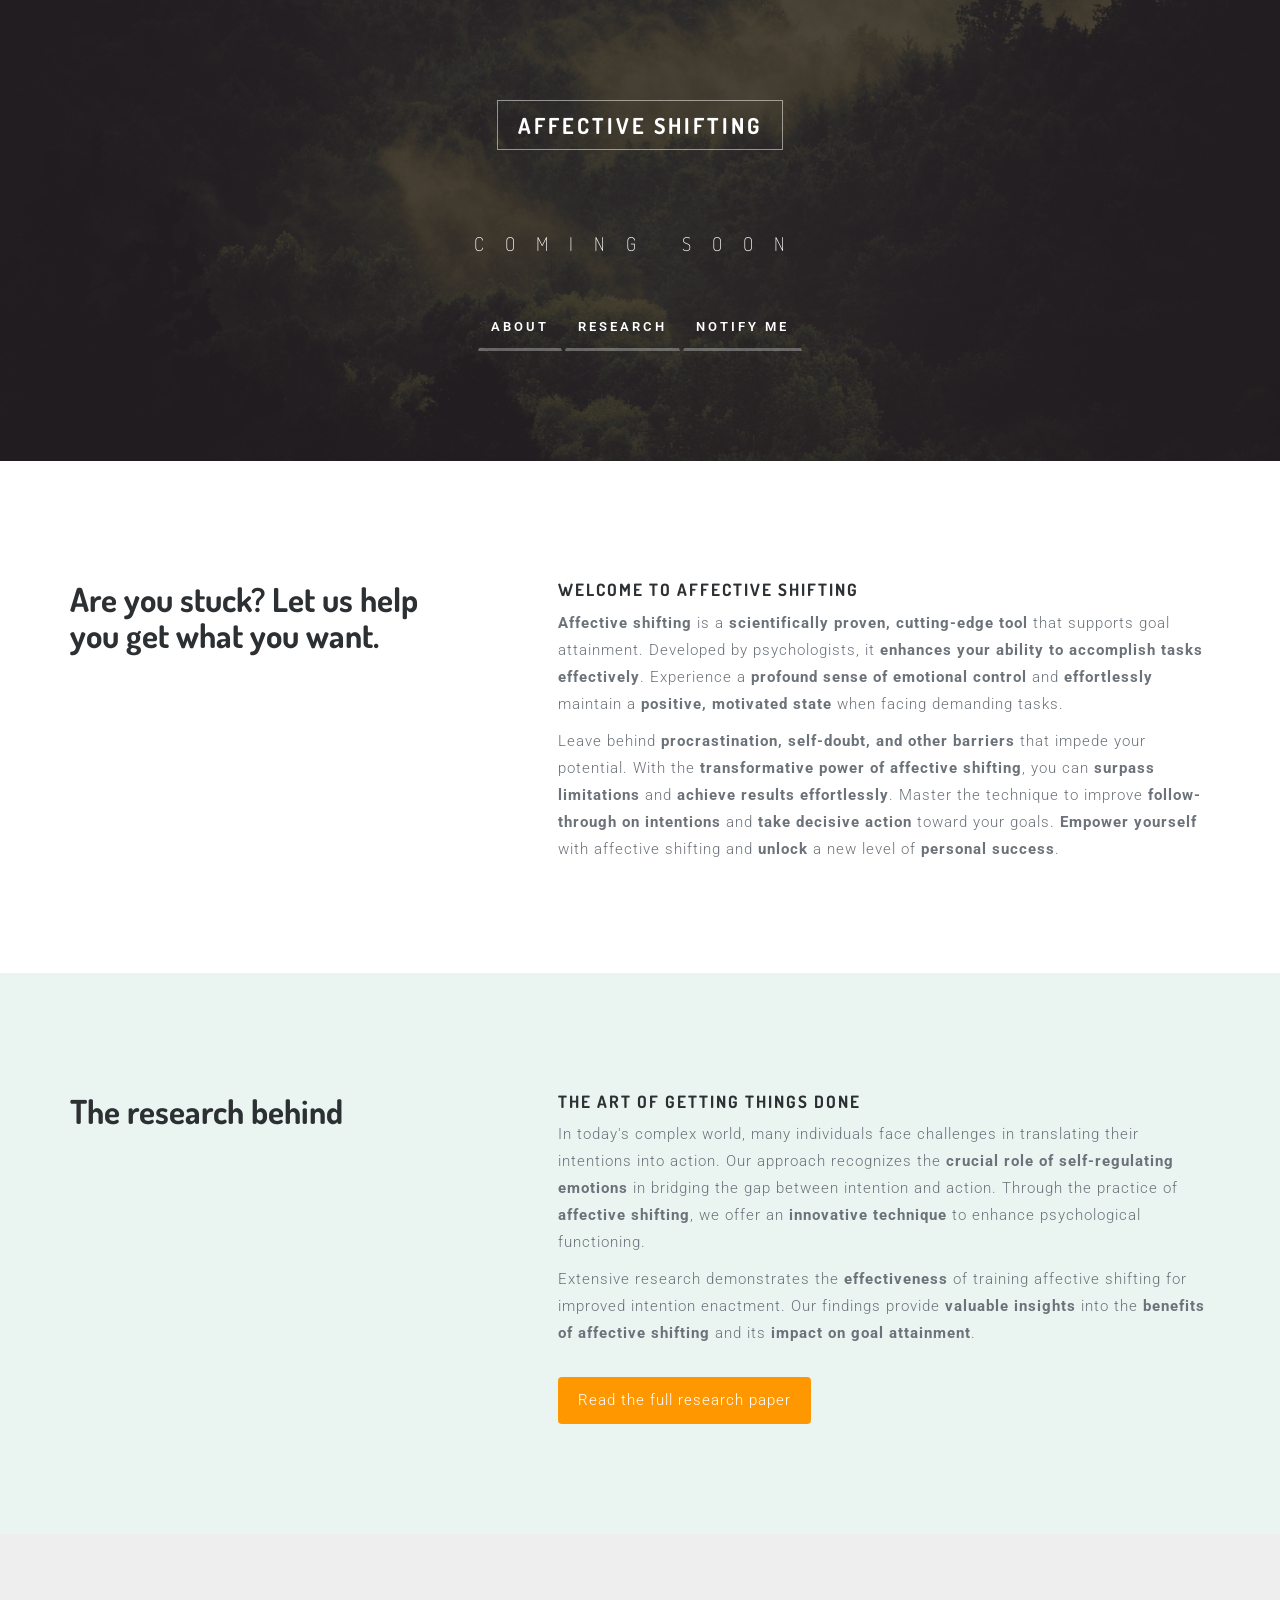
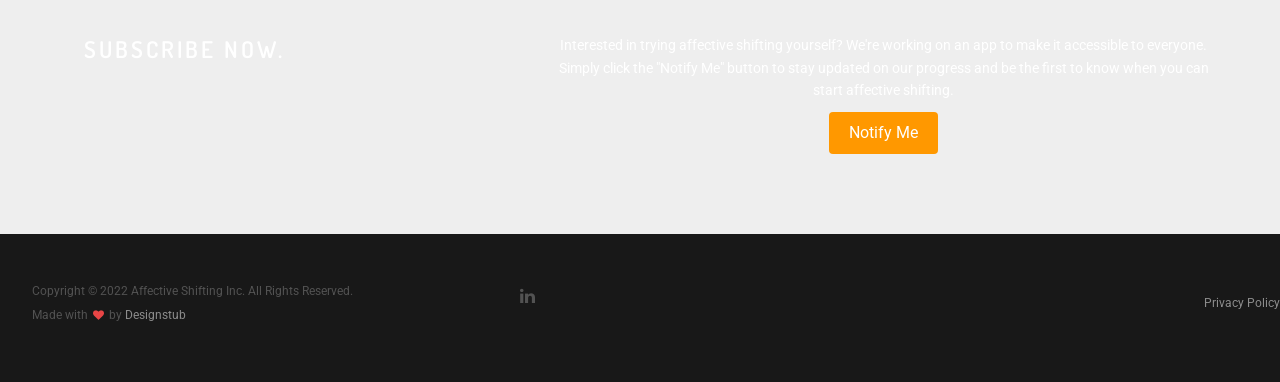
<file: index.html>
<!doctype html>
<!--[if lt IE 7]>      <html class="no-js lt-ie9 lt-ie8 lt-ie7" lang=""> <![endif]-->
<!--[if IE 7]>         <html class="no-js lt-ie9 lt-ie8" lang=""> <![endif]-->
<!--[if IE 8]>         <html class="no-js lt-ie9" lang=""> <![endif]-->
<!--[if gt IE 8]><!-->
<html class="no-js" lang="">
<!--<![endif]-->

<head>
<meta charset="utf-8">
<meta name="description" content="">
<meta name="viewport" content="width=device-width, initial-scale=1">
<title>Affective Shifting</title>
<link rel="stylesheet" href="css/bootstrap.min.css">
<link rel="stylesheet" href="css/main.css">
<link rel="stylesheet" href="css/responsive.css">
<link rel="stylesheet" href="https://maxcdn.bootstrapcdn.com/font-awesome/4.4.0/css/font-awesome.min.css">
</head>

<body>

<!--header section -->
<section class="banner" role="banner">
  <div class="banner-area"> 
    <!-- overlay -->
    <div class="banner-area-gradient"></div>
    <!-- overlay -->
    <div class="inner-bg">
      <div class="container">
        <div class="col-md-10 col-md-offset-1">
          <div class="banner-text text-center"> <a class="logo" href="#">Affective Shifting</a>
            <h1>Coming soon</h1>
            <br><br>
            <a href="#about" class="btn">About</a>
            <a href="#research" class="btn">research</a>
            <a href="#subscribes" class="btn">Notify me</a>
            
          </div>
        </div>
      </div>
    </div>
  </div>
</section>
<!--header section --> 
<!--intro section -->
<section id="about" class="section intro">
  <div class="container">
    <div class="row">
      <div class="col-md-4 col-sm-6">
        <div class="intro-content">
          <h1>Are you stuck? Let us help you get what you want.</h1>
        </div>
        
        <!-- intro --> 
      </div>
      <div class="col-md-7  col-md-offset-1 col-sm-6">
        <div class="intro-content">
          <p><h2>Welcome to Affective Shifting</h2></p>
          <p><b>Affective shifting</b> is a <b>scientifically proven, cutting-edge tool</b> that supports goal attainment. Developed by psychologists, it <b>enhances your ability to accomplish tasks effectively</b>. Experience a <b>profound sense of emotional control </b> and <b>effortlessly</b> maintain a <b>positive, motivated state</b> when facing demanding tasks. </p>
          <p> Leave behind <b>procrastination, self-doubt, and other barriers</b> that impede your potential. With the <b>transformative power of affective shifting</b>, you can <b>surpass limitations</b> and <b>achieve results effortlessly</b>. Master the technique to improve <b>follow-through on intentions</b> and <b>take decisive action</b> toward your goals. <b>Empower yourself</b> with affective shifting and <b>unlock </b>a new level of <b>personal success</b>. </p>
        </div>
        
        <!-- intro --> 
      </div>
    </div>
  </div>

</section>
<!--intro section --> 
<section id="research" class="section intro" style="background-color: #EAF5F2;">
  <div class="container">
    <div class="row">
      <div class="col-md-4 col-sm-6">
        <div class="intro-content">
          <h1>The research behind</h1>
        </div>
      </div>
      <div class="col-md-7 col-md-offset-1 col-sm-6">
        <div class="intro-content">
          <h2>The Art of Getting Things Done</h2>
          <p>In today's complex world, many individuals face challenges in translating their intentions into action. Our approach recognizes the <b>crucial role of self-regulating emotions</b> in bridging the gap between intention and action. Through the practice of <b>affective shifting</b>, we offer an <b>innovative technique</b> to enhance psychological functioning.</p>
          <p>Extensive research demonstrates the <b>effectiveness</b> of training affective shifting for improved intention enactment. Our findings provide <b>valuable insights</b> into the <b>benefits of affective shifting</b> and its <b>impact on goal attainment</b>.</p>
          <br>

          <style>
            .research-button {
              display: inline-block;
              padding: 10px 20px;
              background-color: #FF9800; /* Update to the desired button background color */
              color: white; /* Update to the desired button text color */
              text-decoration: none;
              border-radius: 4px; /* Add round corners */
              transition: background-color 0.3s ease;
            }
            .research-button:hover {
              background-color: #F57C00; /* Update to the desired button hover background color */
            }

          </style>
          <div class="research-image"></div>
          <p><a href="https://psycnet.apa.org/record/2022-89015-001" target="_blank" class="research-button">Read the full research paper</a></p>
        </div>
      </div>
    </div>
  </div>
</section>
<!--subscribe section --> 
<!--subscribe section -->
<!DOCTYPE html>
<html>
<head> 
  <title>My Website</title>
  <style>
    .notify-button {
      background-color: #FF9800;
      color: white;
      padding: 10px 20px;
      font-size: 16px;
      border: none;
      border-radius: 4px;
      cursor: pointer;
    }

    .notify-button:hover {
      background-color: #F57C00;
    }

    .subscribe-form {
      text-align: center;
      margin-top: 20px;
    }

    .subscribe-form p {
      color: white;
    }
  </style>
</head>
<body>
  <section id="subscribes" class="subscribe">
    <div class="container">
      <div class="row">
        <div class="col-sm-12 col-md-5 subscribe-title">
          <h2>Subscribe now.</h2>
        </div>

        <div class="col-sm-12 col-md-7 subscribe-form">
          <p>Interested in trying affective shifting yourself? We're working on an app to make it accessible to everyone. Simply click the "Notify Me" button to stay updated on our progress and be the first to know when you can start affective shifting.</p>
          <button id="notifyButton" class="notify-button">Notify Me</button>
        </div>
      </div>
    </div>
  </section>

  <script>
    document.getElementById("notifyButton").addEventListener("click", function() {
      var emailAddress = "affectiveshifting@gmail.com";
      var subject = "Notify Me";
      var body = "Yes, please notify me about updates on affective shifting!";

      var mailtoLink = "mailto:" + emailAddress + "?subject=" + encodeURIComponent(subject) + "&body=" + encodeURIComponent(body);
      window.location.href = mailtoLink;
    });
  </script>
</body>
</html>


      
        
        <!-- subscribe message -->
        <div id="mesaj"></div>
        <!-- subscribe message --> 
      </div>
      <!-- subscribe form --> 
    </div>
  </div>
<!-- Footer section -->
<footer class="footer">
  <div class="container">
    <div class="row">
      <div class="footer-col col-md-5">
        <p>Copyright © 2022 Affective Shifting Inc. All Rights Reserved.</p>
        <p> Made with <i class="fa fa-heart pulse"></i> by <a href="http://www.designstub.com/">Designstub</a></p>
      </div>
      <div class="footer-col col-md-7">
        <ul class="footer-share">
          <li><a href="https://www.linkedin.com/in/dr-kfriederichs707/?locale=en_US"target="_blank"><i class="fa fa-linkedin"></i></a></li>
        </ul>
      </div>
    </div>
  </div>
  <!-- Footer section --> 
    <style>
      /* Other CSS styles */
      
      footer {
        display: flex;
        justify-content: space-between;
        align-items: center;
      }
      
      .privacy-link {
        margin-left: auto;
      }
    </style>
<p>
  <a href="privacy.html" target="_blank">Privacy Policy</a>
  <!-- Other footer links -->
</p>
  <!-- footer top --> 
  
</footer>
<!-- Footer section --> 


<!-- JS files--> 
<script src="https://ajax.googleapis.com/ajax/libs/jquery/1.11.3/jquery.min.js"></script> 
<script src="js/bootstrap.min.js"></script> 
<script src="js/jquery.backstretch.min.js"></script> 
<script src="js/jquery.countdown.js"></script> 
<script type="text/javascript" src="js/jquery.subscribe.js"></script> 
<script src="js/main.js"></script>
</body>
</html>
</file>
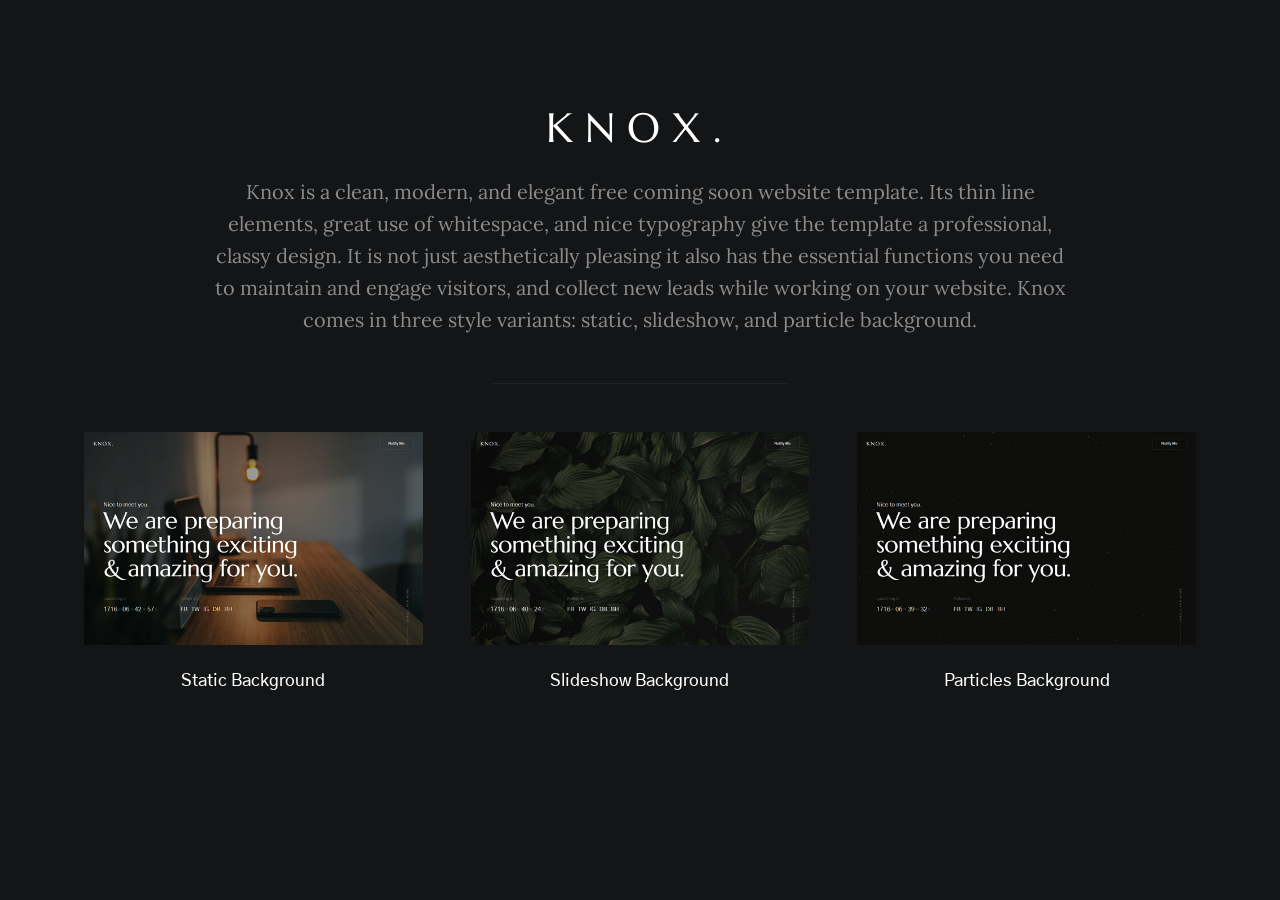
<file: KMFC/index.html>
<!DOCTYPE html>
<html class="no-js" lang="en">
<head>

    <!--- basic page needs
    ================================================== -->
    <meta charset="utf-8">
    <title>Knox - Demo</title>
    <meta name="description" content="">
    <meta name="author" content="">

    <!-- mobile specific metas
    ================================================== -->
    <meta name="viewport" content="width=device-width, initial-scale=1">

    <!-- CSS
    ================================================== -->
    <link rel="stylesheet" href="css/demo.css">

    <!-- favicons
    ================================================== -->
    <link rel="apple-touch-icon" sizes="180x180" href="apple-touch-icon.png">
    <link rel="icon" type="image/png" sizes="32x32" href="favicon-32x32.png">
    <link rel="icon" type="image/png" sizes="16x16" href="favicon-16x16.png">
    <link rel="manifest" href="site.webmanifest">

</head>

<body class="ss-preload">


    <!-- preloader
    ================================================== -->
    <div id="preloader">
        <div id="loader" class="dots-fade">
            <div></div>
            <div></div>
            <div></div>
        </div>
    </div>


    <!-- header 
    ================================================== -->
    <header>
        <div class="row">
            <div class="column lg-12 text-center">

                <h1>KNOX<span>.</span></h1>

                <p class="lead">
                Knox is a clean, modern, and elegant free coming soon website template. Its thin line elements, 
                great use of whitespace, and nice typography give the template a professional, classy design. 
                It is not just aesthetically pleasing it also has the essential functions you need to maintain 
                and engage visitors, and collect new leads while working on your website. Knox comes in three style 
                variants: static, slideshow, and particle background.
                </p>

            </div>
        </div>
    </header> <!-- end header -->


    <!-- main content
    ================================================== -->
    <main>
        <div class="row block-lg-one-third block-md-one-half block-tab-whole">
           
            <div class="column entry">
                <div class="entry__thumb">
                    <a href="index-static.html" title="static background">
                        <img src="images/demo/knox-static.jpg" srcset="images/demo/knox-static.jpg 1x, images/demo/knox-static@2x.jpg 2x" alt="">
                    </a>
                </div>
                <div class="entry__title">
                    <h3>Static Background</h3>
                </div>
            </div>

            <div class="column entry">
                <div class="entry__thumb">
                    <a href="index-slides.html" title="slideshow background">
                        <img src="images/demo/knox-slides.jpg" srcset="images/demo/knox-slides.jpg 1x, images/demo/knox-slides@2x.jpg 2x" alt="">
                    </a>
                </div>
                <div class="entry__title">
                    <h3>Slideshow Background</h3>
                </div>
            </div>

            <div class="column entry">
                <div class="entry__thumb">
                    <a href="index-particles.html" title="particles background">
                        <img src="images/demo/knox-particles.jpg" srcset="images/demo/knox-particles.jpg 1x, images/demo/knox-particles@2x.jpg 2x" alt="">
                    </a>
                </div>
                <div class="entry__title">
                    <h3>Particles Background</h3>
                </div>
            </div>
            
        </div>
    </main> <!--  end main -->

    <!-- Java Script
    ================================================== -->
    <script>
        
        (function(html) {

            'use strict';

            html.className = html.className.replace(/\bno-js\b/g, '') + 'js';

            const body = document.querySelector('body');
            const preloader = document.querySelector('#preloader');

            if (!preloader) return;

            window.addEventListener('load', function() {

                body.classList.remove('ss-preload');
                body.classList.add('ss-loaded');

                preloader.addEventListener('transitionend', function afterTransition(e) {
                    if (e.target.matches('#preloader'))  {
                        body.classList.add('ss-show');
                        e.target.style.display = 'none';
                        preloader.removeEventListener(e.type, afterTransition);
                    }
                });

            });

        })(document.documentElement);
    
    </script>

</body>

</html>
</file>
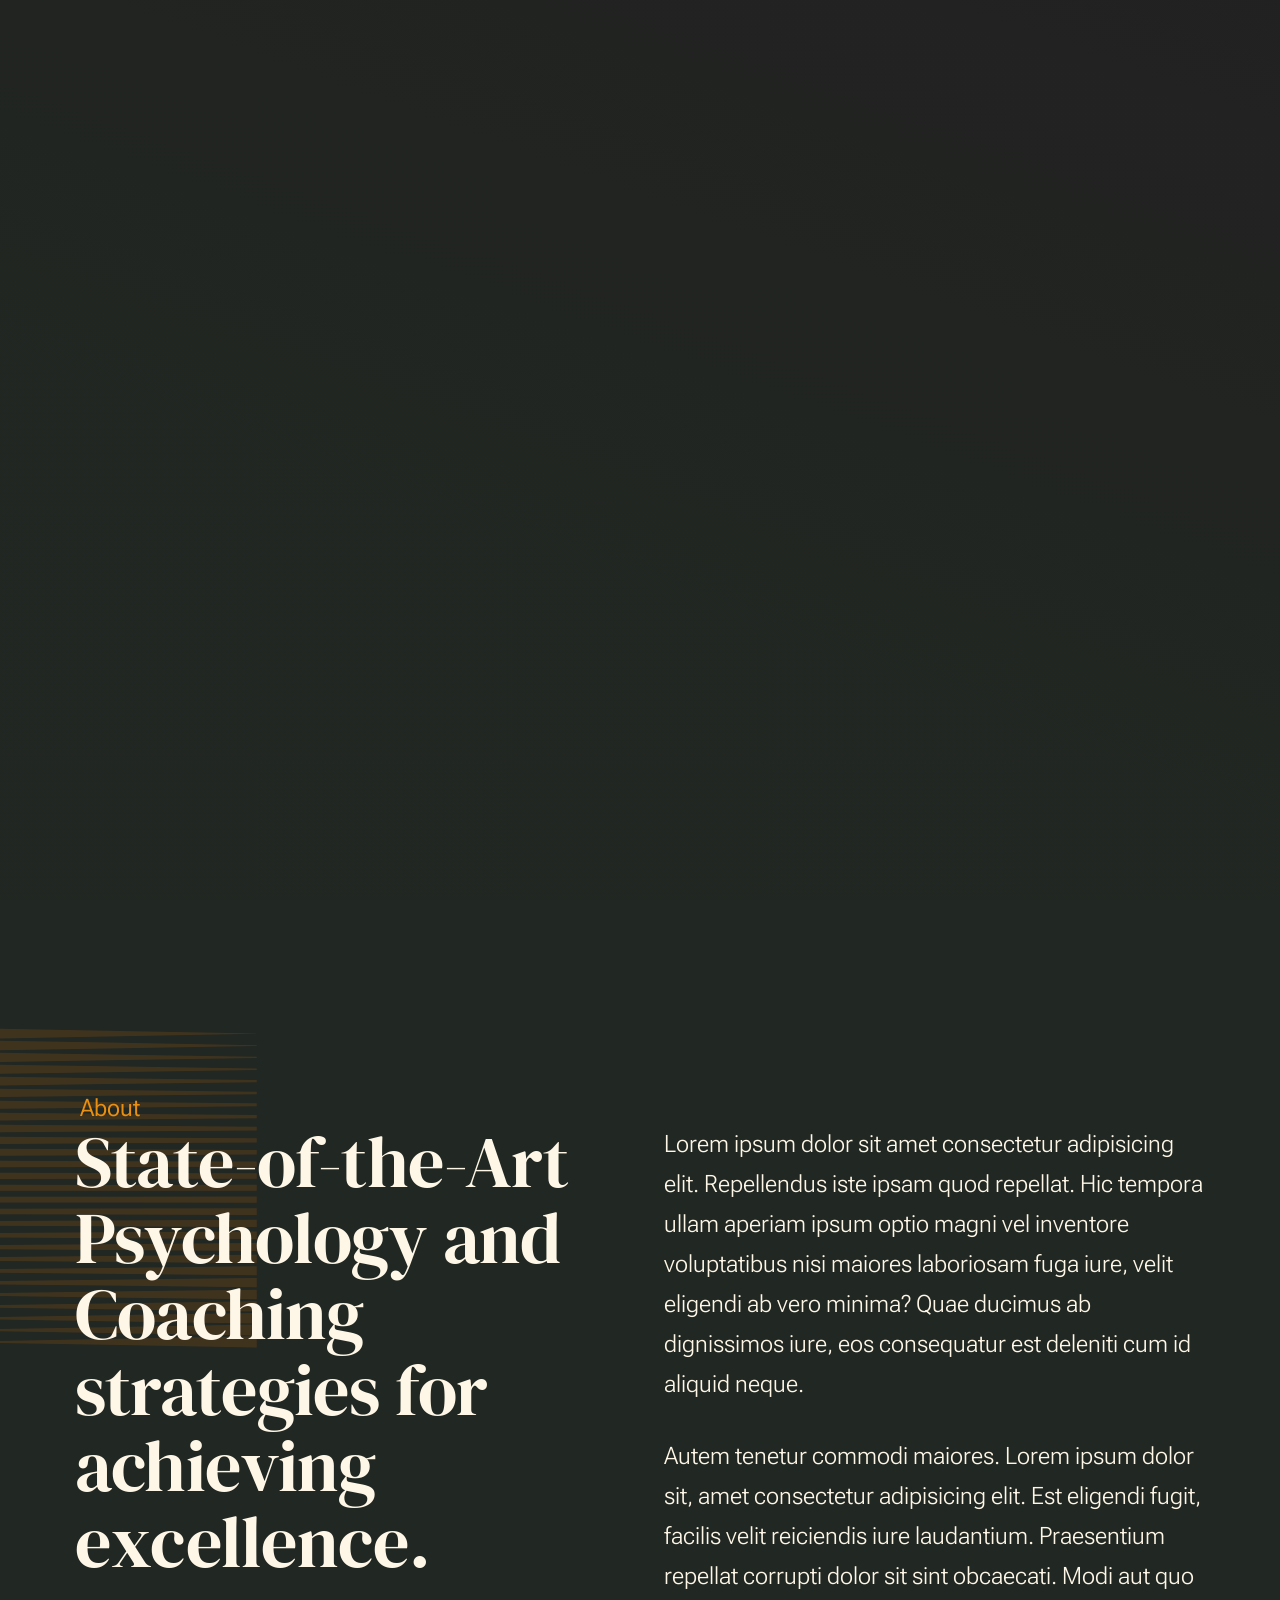
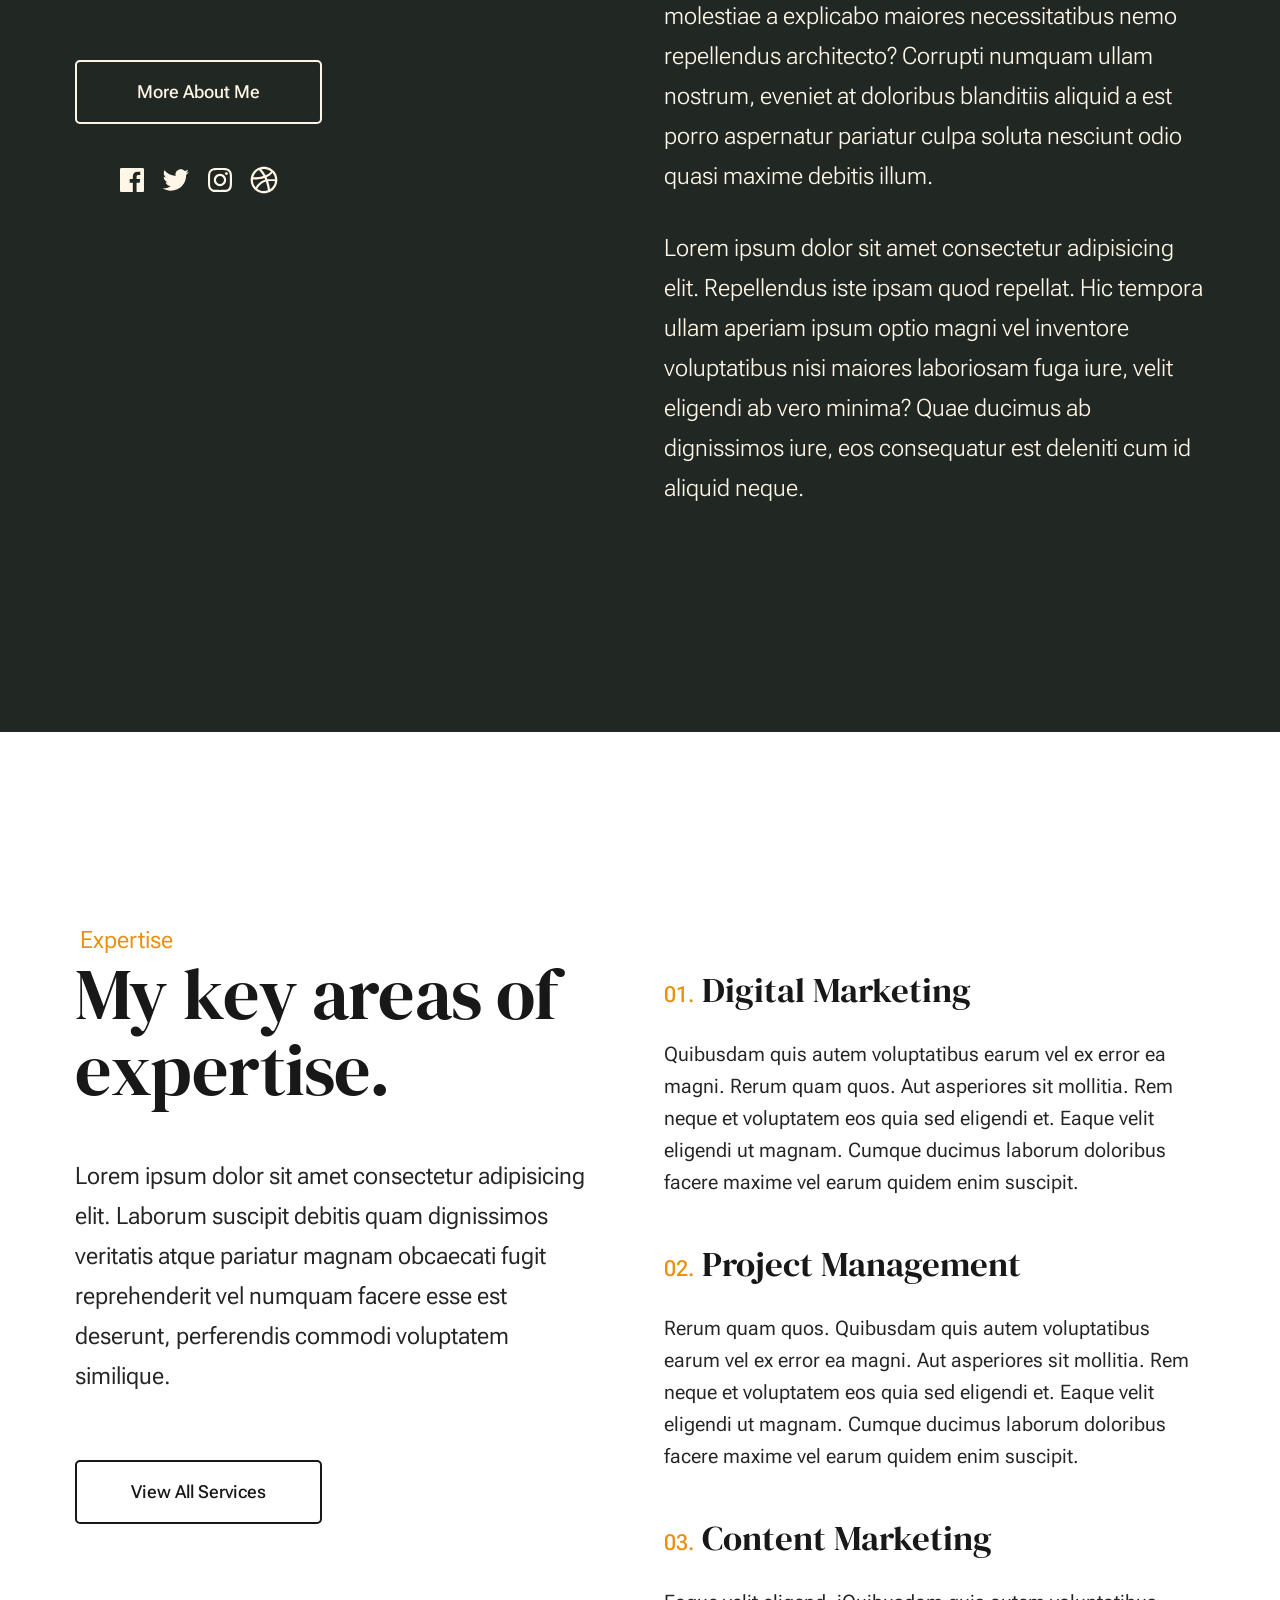
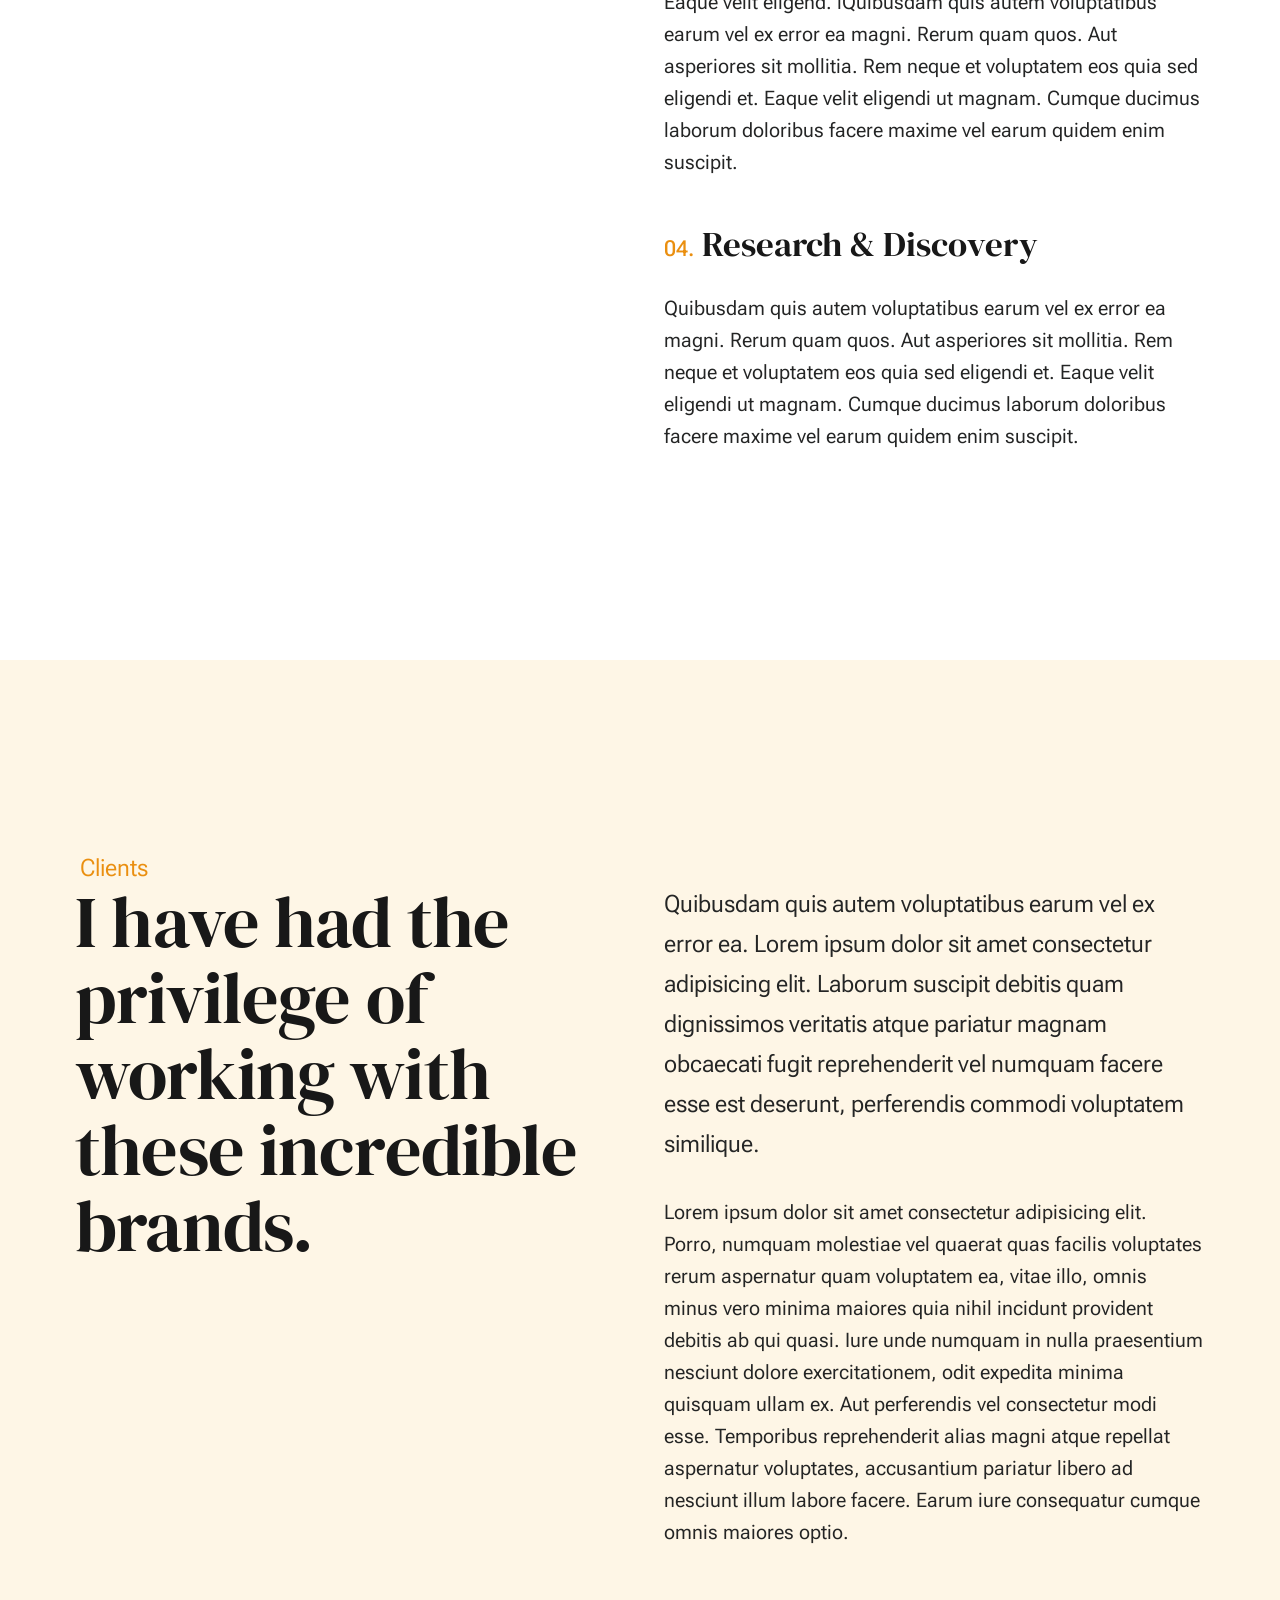
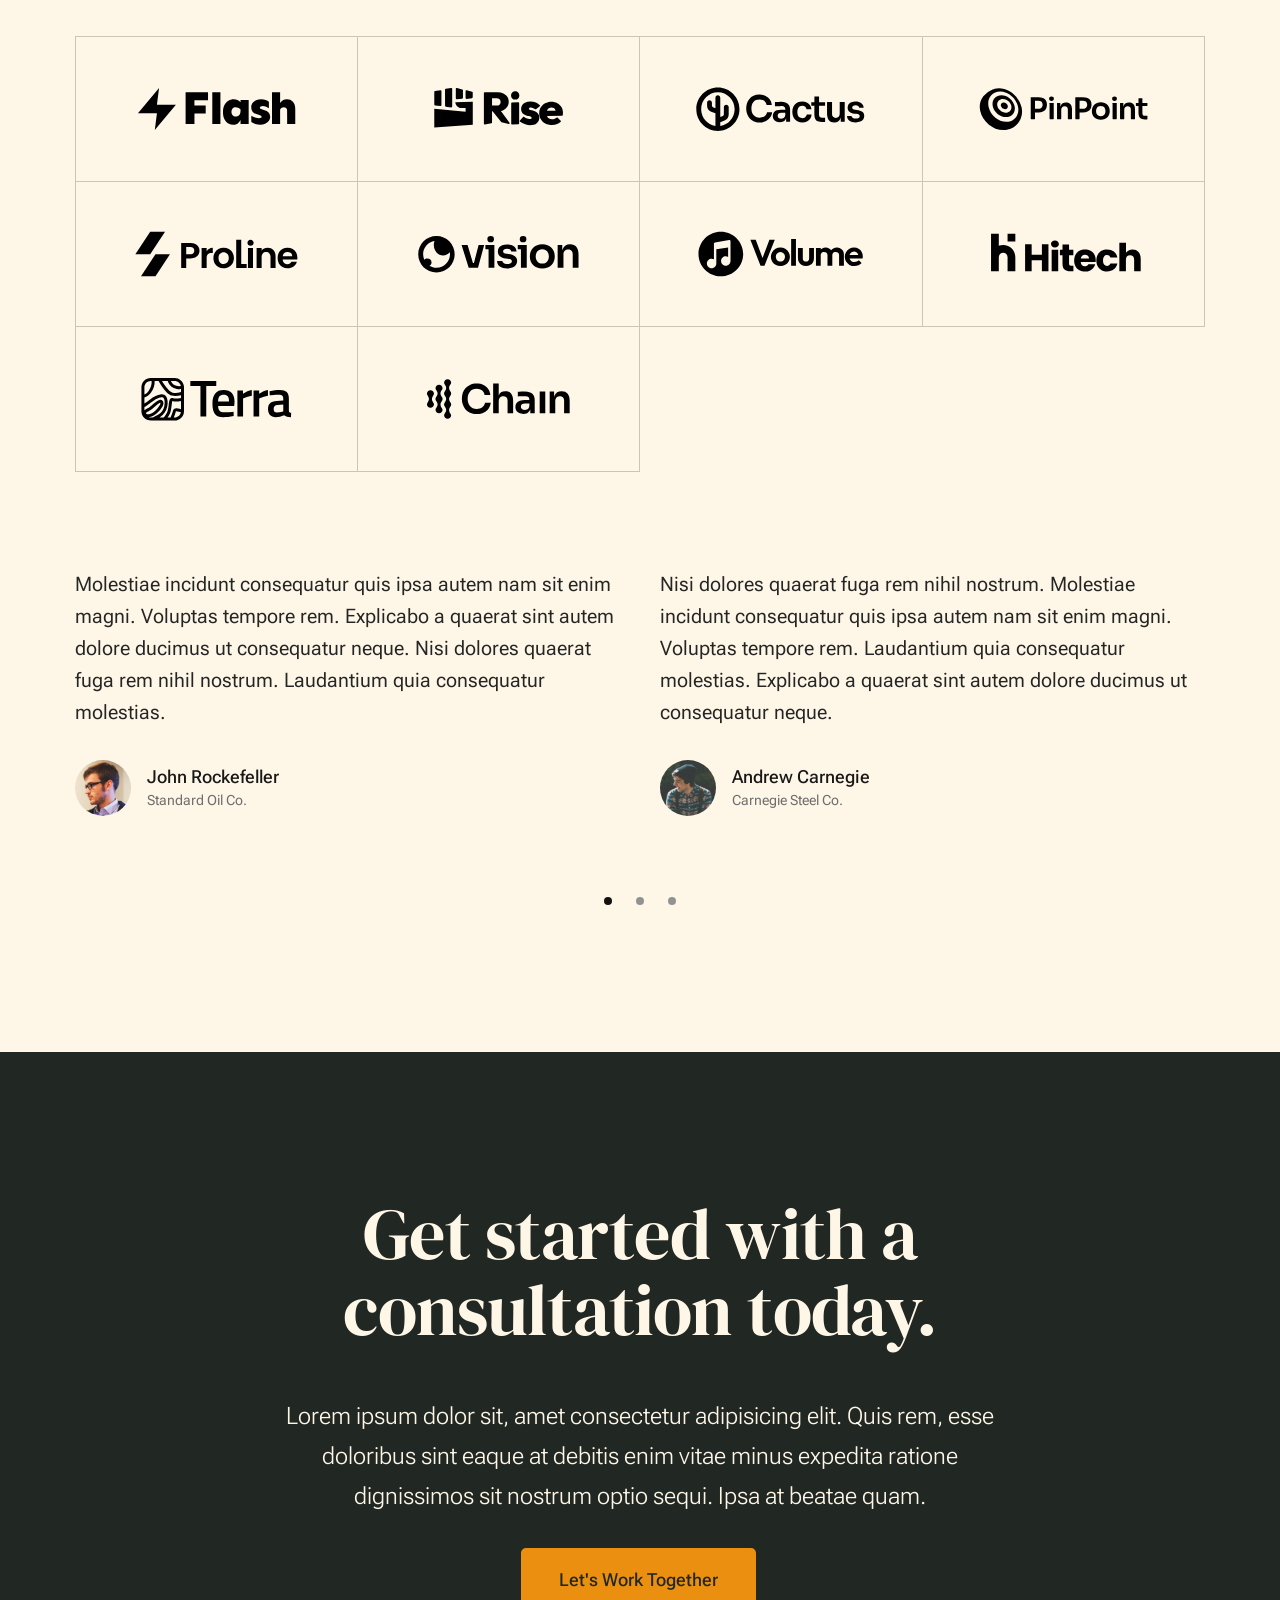
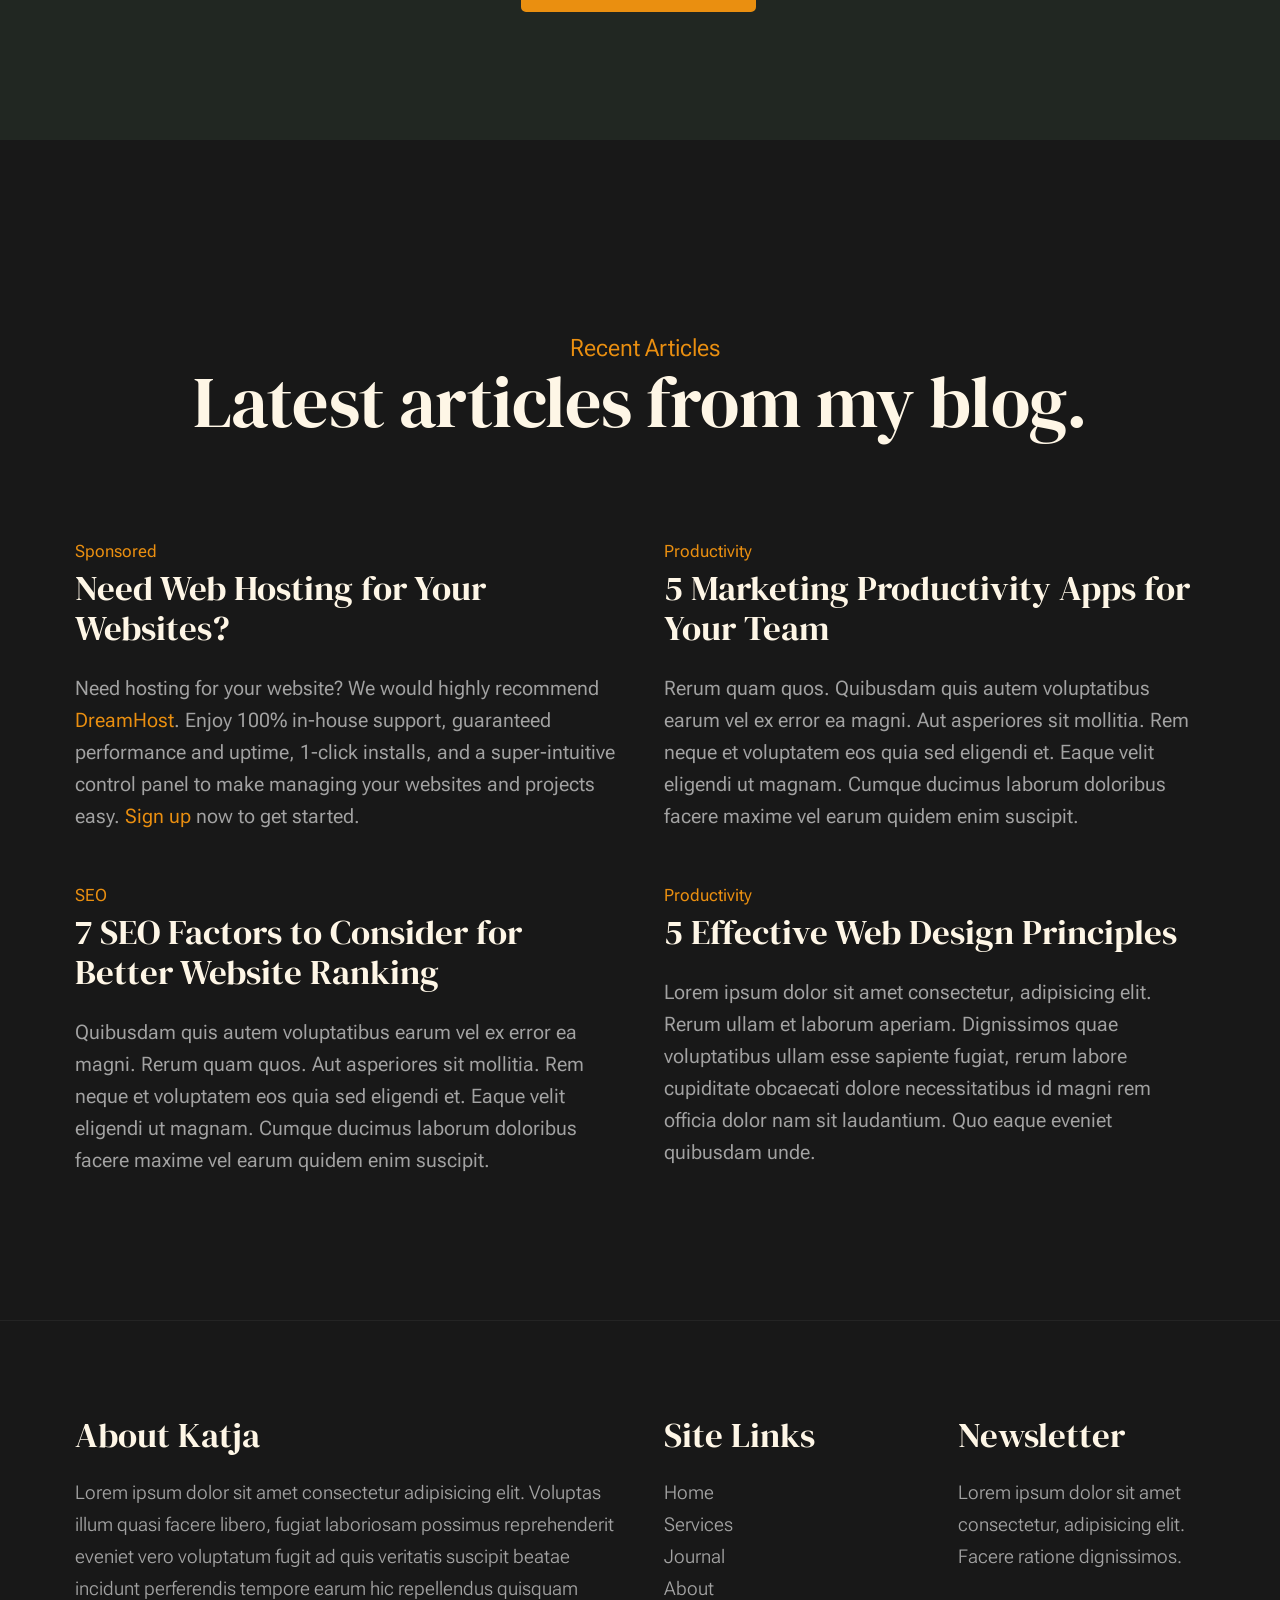
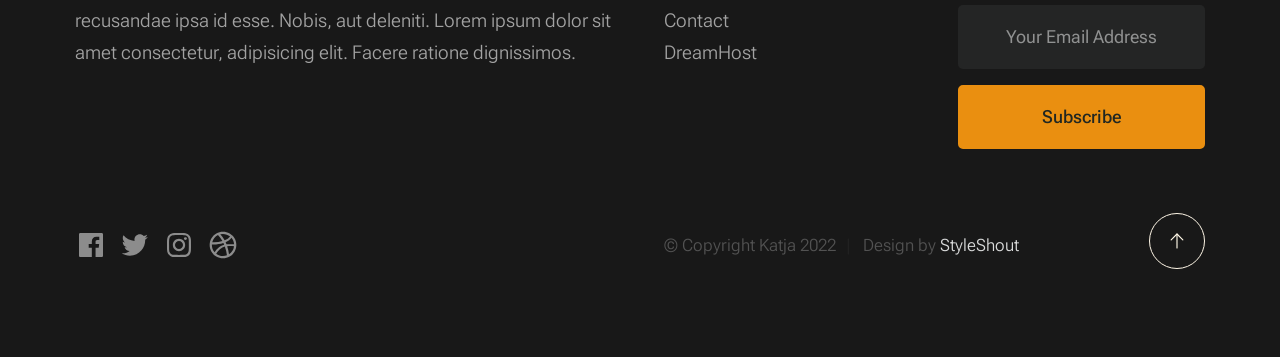
<file: templates/monica/index.html>
<!DOCTYPE html>
<html lang="en" class="no-js" >
<head>

    <!--- basic page needs
    ================================================== -->
    <meta charset="utf-8">
    <meta name="viewport" content="width=device-width, initial-scale=1">
    <title>KMFC</title>

    <script>
        document.documentElement.classList.remove('no-js');
        document.documentElement.classList.add('js');
    </script>

    <!-- CSS
    ================================================== -->
    <link rel="stylesheet" href="css/vendor.css">
    <link rel="stylesheet" href="css/styles.css">

    <!-- favicons
    ================================================== -->
    <link rel="apple-touch-icon" sizes="180x180" href="apple-touch-icon.png">
    <link rel="icon" type="image/png" sizes="32x32" href="favicon-32x32.png">
    <link rel="icon" type="image/png" sizes="16x16" href="favicon-16x16.png">
    <link rel="manifest" href="site.webmanifest">

</head>


<body id="top">

    
    <!-- preloader
    ================================================== -->
    <div id="preloader">
        <div id="loader" class="dots-fade">
            <div></div>
            <div></div>
            <div></div>
        </div>
    </div>


    <!-- page wrap
    ================================================== -->
    <div id="page" class="s-pagewrap ss-home">


        <!-- # site header 
        ================================================== -->
        <header class="s-header">

            <div class="row s-header__inner width-sixteen-col">

                <div class="s-header__block">
                    
                     <a class="s-header__menu-toggle" href="#0"><span>Menu</span></a>
                </div> <!-- end s-header__block -->
                <h1 class="s-intro__content-title" style="font-size:clamp(2rem, 5vw, 5.6rem)">KM Friederichs Coaching</h1>

                <nav class="s-header__nav">
                    <ul class="s-header__menu-links">
                        <li><a href="about.html">About</a></li>
                        <li><a href="services.html">Services</a></li>
                        <li><a href="blog.html">Journal</a></li>
                        <li><a href="contact.html">Contact</a></li>
                    </ul> <!-- s-header__menu-links -->

                    <div class="s-header__contact">
                        <a href="contact.html" class="btn btn--primary s-header__contact-btn">Let's Work Together</a>                        
                    </div> <!-- s-header__contact -->
    
                </nav> <!-- end s-header__nav -->

            </div> <!-- end s-header__inner -->

        </header> <!-- end s-header -->


        <!-- # site main content
        ================================================== -->
        <section id="content" class="s-content">

            <!-- intro
            ----------------------------------------------- -->
            <section id="intro" class="s-intro">

                <div class="row s-intro__content width-sixteen-col">

                    <div class="column lg-12 s-intro__content-inner grid-block">
                        
                        <div class="s-intro__content-text">
                            <div class="s-intro__content-pretitle text-pretitle">Hello, I'm Katja</div>
                            <h1 class="s-intro__content-title">
                            I empower leadership  <br>
                            to help you master <br>
                            the art of getting things done.
                            </h1>
                        </div> <!-- s-intro__content-text -->

                        <div class="s-intro__content-media"> 
                            <div class="s-intro__content-media-inner">                               
                                <img src="images/katja-head.jpg" srcset="images/katja-head.jpg 1x, images/katja-head@2x.jpg 2x" alt="">
                                <div class="lines">                               
                                    <span></span>                                  
                                </div>
                            </div>
                        </div> <!-- s-intro__content-media -->                      

                        <div class="s-intro__scroll-down">
                            <a href="#about" class="smoothscroll">
                                <div class="scroll-icon">
                                    <svg xmlns="http://www.w3.org/2000/svg" viewBox="0 0 24 24" width="36" height="36" fill="none" stroke="#97b34a" stroke-width="1" stroke-linecap="round" stroke-linejoin="round">&lt;!--!  Atomicons Free 1.00 by @atisalab License - https://atomicons.com/license/ (Icons: CC BY 4.0) Copyright 2021 Atomicons --&gt;<polyline points="7 13 12 18 17 13"></polyline><line x1="12" y1="18" x2="12" y2="6"></line></svg>
                                </div>
                                <span>Scroll for more</span>
                            </a>
                        </div> <!-- s-intro__scroll-down -->
                        
                    </div> <!-- s-intro__content-inner -->

                </div> <!-- s-intro__content -->

            </section> <!-- end s-intro -->

            <!-- about
            ----------------------------------------------- -->
            <section id="about" class="s-about target-section">

                <div class="row s-about__content width-sixteen-col">
                    <div class="column grid-block grid-section-split">

                        <img src="images/geometric_shape.svg" alt="" class="s-about__content-imgbg">

                        <div class="section-header grid-section-split__header">
                            <div class="text-pretitle">About</div>                           
                            <h2 class="text-display-title">
                            State-of-the-Art Psychology and Coaching strategies for achieving excellence. 
                            </h2>                           
                        </div> <!-- end section-header -->

                        <div class="s-about__content-main grid-section-split__primary">
                            <p class="attention-getter">
                            Lorem ipsum dolor sit amet consectetur adipisicing elit. 
                            Repellendus iste ipsam quod repellat. Hic tempora ullam aperiam 
                            ipsum optio magni vel inventore voluptatibus nisi maiores laboriosam 
                            fuga iure, velit eligendi ab vero minima? Quae ducimus ab dignissimos 
                            iure, eos consequatur est deleniti cum id aliquid neque.
                            </p>

                            <p class="attention-getter">
                            Autem tenetur commodi maiores. Lorem ipsum dolor sit, amet consectetur adipisicing elit.  
                            Est eligendi fugit, facilis velit reiciendis iure laudantium. Praesentium repellat 
                            corrupti dolor sit sint obcaecati. Modi aut quo molestiae a explicabo maiores necessitatibus 
                            nemo repellendus architecto? Corrupti numquam ullam nostrum, eveniet at doloribus blanditiis 
                            aliquid a est porro aspernatur pariatur culpa soluta nesciunt odio quasi maxime debitis illum.
                            </p>

                            <p class="attention-getter">
                            Lorem ipsum dolor sit amet consectetur adipisicing elit. 
                            Repellendus iste ipsam quod repellat. Hic tempora ullam aperiam 
                            ipsum optio magni vel inventore voluptatibus nisi maiores laboriosam 
                            fuga iure, velit eligendi ab vero minima? Quae ducimus ab dignissimos 
                            iure, eos consequatur est deleniti cum id aliquid neque.
                            </p>
                        </div> <!-- end s-about__content-main -->

                        <div class="s-about__content-btn grid-section-split__bottom">
                            <a href="about.html" class="btn btn--stroke u-fullwidth">More About Me</a>

                            <ul class="s-about__social social-list">
                                <li>
                                    <a href="#0">
                                        <svg xmlns="http://www.w3.org/2000/svg" width="24" height="24" viewBox="0 0 24 24" style="fill:rgba(0, 0, 0, 1);transform:;-ms-filter:"><path d="M20,3H4C3.447,3,3,3.448,3,4v16c0,0.552,0.447,1,1,1h8.615v-6.96h-2.338v-2.725h2.338v-2c0-2.325,1.42-3.592,3.5-3.592 c0.699-0.002,1.399,0.034,2.095,0.107v2.42h-1.435c-1.128,0-1.348,0.538-1.348,1.325v1.735h2.697l-0.35,2.725h-2.348V21H20 c0.553,0,1-0.448,1-1V4C21,3.448,20.553,3,20,3z"></path></svg>
                                        <span class="u-screen-reader-text">Facebook</span>
                                    </a>
                                </li>
                                <li>
                                    <a href="#0">
                                        <svg xmlns="http://www.w3.org/2000/svg" width="24" height="24" viewBox="0 0 24 24" style="fill:rgba(0, 0, 0, 1);transform:;-ms-filter:"><path d="M19.633,7.997c0.013,0.175,0.013,0.349,0.013,0.523c0,5.325-4.053,11.461-11.46,11.461c-2.282,0-4.402-0.661-6.186-1.809 c0.324,0.037,0.636,0.05,0.973,0.05c1.883,0,3.616-0.636,5.001-1.721c-1.771-0.037-3.255-1.197-3.767-2.793 c0.249,0.037,0.499,0.062,0.761,0.062c0.361,0,0.724-0.05,1.061-0.137c-1.847-0.374-3.23-1.995-3.23-3.953v-0.05 c0.537,0.299,1.16,0.486,1.82,0.511C3.534,9.419,2.823,8.184,2.823,6.787c0-0.748,0.199-1.434,0.548-2.032 c1.983,2.443,4.964,4.04,8.306,4.215c-0.062-0.3-0.1-0.611-0.1-0.923c0-2.22,1.796-4.028,4.028-4.028 c1.16,0,2.207,0.486,2.943,1.272c0.91-0.175,1.782-0.512,2.556-0.973c-0.299,0.935-0.936,1.721-1.771,2.22 c0.811-0.088,1.597-0.312,2.319-0.624C21.104,6.712,20.419,7.423,19.633,7.997z"></path></svg>
                                        <span class="u-screen-reader-text">Twitter</span>
                                    </a>
                                </li>
                                <li>
                                    <a href="#0">
                                        <svg xmlns="http://www.w3.org/2000/svg" width="24" height="24" viewBox="0 0 24 24" style="fill:rgba(0, 0, 0, 1);transform:;-ms-filter:"><path d="M11.999,7.377c-2.554,0-4.623,2.07-4.623,4.623c0,2.554,2.069,4.624,4.623,4.624c2.552,0,4.623-2.07,4.623-4.624 C16.622,9.447,14.551,7.377,11.999,7.377L11.999,7.377z M11.999,15.004c-1.659,0-3.004-1.345-3.004-3.003 c0-1.659,1.345-3.003,3.004-3.003s3.002,1.344,3.002,3.003C15.001,13.659,13.658,15.004,11.999,15.004L11.999,15.004z"></path><circle cx="16.806" cy="7.207" r="1.078"></circle><path d="M20.533,6.111c-0.469-1.209-1.424-2.165-2.633-2.632c-0.699-0.263-1.438-0.404-2.186-0.42 c-0.963-0.042-1.268-0.054-3.71-0.054s-2.755,0-3.71,0.054C7.548,3.074,6.809,3.215,6.11,3.479C4.9,3.946,3.945,4.902,3.477,6.111 c-0.263,0.7-0.404,1.438-0.419,2.186c-0.043,0.962-0.056,1.267-0.056,3.71c0,2.442,0,2.753,0.056,3.71 c0.015,0.748,0.156,1.486,0.419,2.187c0.469,1.208,1.424,2.164,2.634,2.632c0.696,0.272,1.435,0.426,2.185,0.45 c0.963,0.042,1.268,0.055,3.71,0.055s2.755,0,3.71-0.055c0.747-0.015,1.486-0.157,2.186-0.419c1.209-0.469,2.164-1.424,2.633-2.633 c0.263-0.7,0.404-1.438,0.419-2.186c0.043-0.962,0.056-1.267,0.056-3.71s0-2.753-0.056-3.71C20.941,7.57,20.801,6.819,20.533,6.111z M19.315,15.643c-0.007,0.576-0.111,1.147-0.311,1.688c-0.305,0.787-0.926,1.409-1.712,1.711c-0.535,0.199-1.099,0.303-1.67,0.311 c-0.95,0.044-1.218,0.055-3.654,0.055c-2.438,0-2.687,0-3.655-0.055c-0.569-0.007-1.135-0.112-1.669-0.311 c-0.789-0.301-1.414-0.923-1.719-1.711c-0.196-0.534-0.302-1.099-0.311-1.669c-0.043-0.95-0.053-1.218-0.053-3.654 c0-2.437,0-2.686,0.053-3.655c0.007-0.576,0.111-1.146,0.311-1.687c0.305-0.789,0.93-1.41,1.719-1.712 c0.534-0.198,1.1-0.303,1.669-0.311c0.951-0.043,1.218-0.055,3.655-0.055c2.437,0,2.687,0,3.654,0.055 c0.571,0.007,1.135,0.112,1.67,0.311c0.786,0.303,1.407,0.925,1.712,1.712c0.196,0.534,0.302,1.099,0.311,1.669 c0.043,0.951,0.054,1.218,0.054,3.655c0,2.436,0,2.698-0.043,3.654H19.315z"></path></svg>
                                        <span class="u-screen-reader-text">Instagram</span>
                                    </a>
                                </li>
                                <li>
                                    <a href="#0">
                                        <svg xmlns="http://www.w3.org/2000/svg" width="24" height="24" viewBox="0 0 24 24" style="fill: rgba(0, 0, 0, 1);transform: ;msFilter:;"><path d="M20.66 6.98a9.932 9.932 0 0 0-3.641-3.64C15.486 2.447 13.813 2 12 2s-3.486.447-5.02 1.34c-1.533.893-2.747 2.107-3.64 3.64S2 10.187 2 12s.446 3.487 1.34 5.02a9.924 9.924 0 0 0 3.641 3.64C8.514 21.553 10.187 22 12 22s3.486-.447 5.02-1.34a9.932 9.932 0 0 0 3.641-3.64C21.554 15.487 22 13.813 22 12s-.446-3.487-1.34-5.02zM12 3.66c2 0 3.772.64 5.32 1.919-.92 1.174-2.286 2.14-4.1 2.9-1.002-1.813-2.088-3.327-3.261-4.54A7.715 7.715 0 0 1 12 3.66zM5.51 6.8a8.116 8.116 0 0 1 2.711-2.22c1.212 1.201 2.325 2.7 3.34 4.5-2 .6-4.114.9-6.341.9-.573 0-1.006-.013-1.3-.04A8.549 8.549 0 0 1 5.51 6.8zM3.66 12c0-.054.003-.12.01-.2.007-.08.01-.146.01-.2.254.014.641.02 1.161.02 2.666 0 5.146-.367 7.439-1.1.187.373.381.793.58 1.26-1.32.293-2.674 1.006-4.061 2.14S6.4 16.247 5.76 17.5c-1.4-1.587-2.1-3.42-2.1-5.5zM12 20.34c-1.894 0-3.594-.587-5.101-1.759.601-1.187 1.524-2.322 2.771-3.401 1.246-1.08 2.483-1.753 3.71-2.02a29.441 29.441 0 0 1 1.56 6.62 8.166 8.166 0 0 1-2.94.56zm7.08-3.96a8.351 8.351 0 0 1-2.58 2.621c-.24-2.08-.7-4.107-1.379-6.081.932-.066 1.765-.1 2.5-.1.799 0 1.686.034 2.659.1a8.098 8.098 0 0 1-1.2 3.46zm-1.24-5c-1.16 0-2.233.047-3.22.14a27.053 27.053 0 0 0-.68-1.62c2.066-.906 3.532-2.006 4.399-3.3 1.2 1.414 1.854 3.027 1.96 4.84-.812-.04-1.632-.06-2.459-.06z"></path></svg>
                                        <span class="u-screen-reader-text">Dribbble</span>
                                    </a>
                                </li>
                            </ul> <!-- end s-footer__social -->
                        </div> <!-- end s-about__content-btn -->
                    
                    </div> <!-- content-inner -->
                </div>
                
            </section> <!-- end s-about -->

            <!-- expertise
            ----------------------------------------------- -->
            <section id="expertise" class="s-expertise">

                <div class="row s-expertise__content width-sixteen-col">
                    <div class="column xl-12 grid-block grid-section-split">

                        <div class="section-header grid-section-split__header">
                            <div class="text-pretitle">Expertise</div>                           
                            <h2 class="text-display-title">
                            My key areas of expertise.
                            </h2>     
                            
                            <p class="lead">
                            Lorem ipsum dolor sit amet consectetur adipisicing elit. Laborum suscipit debitis quam dignissimos veritatis atque pariatur magnam obcaecati fugit reprehenderit vel numquam facere esse est deserunt, perferendis commodi voluptatem similique.
                            </p>
                        </div> <!-- end section-header -->

                        <div class="s-expertise__content-main grid-section-split__primary">

                            <div class="grid-list-items list-items show-ctr">
                                <div class="grid-list-items__item list-items__item">
                                    <div class="grid-list-items__title list-items__item-header">
                                        <h3 class="list-items__item-title">Digital Marketing</h3>
                                    </div>
                                    <div class="grid-list-items__text list-items__item-text">
                                        <p>
                                        Quibusdam quis autem voluptatibus earum vel ex error ea magni. Rerum quam quos. Aut asperiores 
                                        sit mollitia. Rem neque et voluptatem eos quia sed eligendi et. Eaque velit eligendi ut 
                                        magnam. Cumque ducimus laborum doloribus facere maxime vel earum quidem enim suscipit.
                                        </p>
                                    </div>
                                </div> <!-- list-item -->
                                <div class="grid-list-items__item list-items__item">
                                    <div class="grid-list-items__title list-items__item-header">
                                        <h3 class="list-items__item-title">Project Management</h3>
                                    </div>
                                    <div class="grid-list-items__text list-items__item-text">
                                        <p>
                                        Rerum quam quos. Quibusdam quis autem voluptatibus earum vel ex error ea magni. Aut asperiores 
                                        sit mollitia. Rem neque et voluptatem eos quia sed eligendi et. Eaque velit eligendi ut 
                                        magnam. Cumque ducimus laborum doloribus facere maxime vel earum quidem enim suscipit.
                                        </p>
                                    </div>
                                </div> <!-- list-expertise__item -->
                                <div class="grid-list-items__item list-items__item">
                                    <div class="grid-list-items__title list-items__item-header">
                                        <h3 class="list-items__item-title">Content Marketing</h3>
                                    </div>
                                    <div class="grid-list-items__text list-items__item-text">
                                        <p>
                                        Eaque velit eligend. iQuibusdam quis autem voluptatibus earum vel ex error ea magni. 
                                        Rerum quam quos. Aut asperiores sit mollitia. Rem neque et voluptatem eos quia sed eligendi et. 
                                        Eaque velit eligendi ut magnam. Cumque ducimus laborum doloribus facere maxime vel earum quidem enim suscipit.
                                        </p>
                                    </div>
                                </div> <!-- list-expertise__item -->
                                <div class="grid-list-items__item list-items__item">
                                    <div class="grid-list-items__title list-items__item-header">
                                        <h3 class="list-items__item-title">Research & Discovery</h3>
                                    </div>
                                    <div class="grid-list-items__text list-items__item-text">
                                        <p>
                                        Quibusdam quis autem voluptatibus earum vel ex error ea magni. Rerum quam quos. Aut asperiores 
                                        sit mollitia. Rem neque et voluptatem eos quia sed eligendi et. Eaque velit eligendi ut 
                                        magnam. Cumque ducimus laborum doloribus facere maxime vel earum quidem enim suscipit.
                                        </p>
                                    </div>
                                </div> <!-- list-expertise__item -->

                            </div> <!-- grid-list-items -->
                        </div> <!-- end s-expertise__content-main -->

                        <div class="s-expertise__content-btn grid-section-split__bottom">
                            <a href="services.html" class="btn btn--stroke u-fullwidth">View All Services</a>
                        </div> <!-- end s-about__content-btn -->

                    </div> <!-- end grid-block-->
                </div> <!-- end s-expertise__content -->

            </section> <!-- end s-expertise -->

            <!-- clients
            ----------------------------------------------- -->
            <section id="clients" class="s-clients">          

                <div class="row s-clients__content-block width-sixteen-col">
                    <div class="column xl-12 grid-block grid-section-split">
                    
                        <div class="section-header grid-section-split__header">
                            <div class="text-pretitle">Clients</div>                           
                            <h2 class="text-display-title">
                            I have had the privilege of working with these incredible brands.
                            </h2>       
                        </div> <!-- end section-header -->
                    
                        <div class="grid-section-split__primary">
                            <p class="lead">
                            Quibusdam quis autem voluptatibus earum vel ex error ea. Lorem ipsum dolor sit amet consectetur 
                            adipisicing elit. Laborum suscipit debitis quam dignissimos veritatis atque pariatur magnam 
                            obcaecati fugit reprehenderit vel numquam facere esse est deserunt, perferendis commodi voluptatem similique.
                            </p>   

                            <p>
                            Lorem ipsum dolor sit amet consectetur adipisicing elit. Porro, numquam molestiae vel quaerat quas 
                            facilis voluptates rerum aspernatur quam voluptatem ea, vitae illo, omnis minus vero minima maiores 
                            quia nihil incidunt provident debitis ab qui quasi. Iure unde numquam in nulla praesentium nesciunt 
                            dolore exercitationem, odit expedita minima quisquam ullam ex. Aut perferendis vel consectetur modi esse.
                            Temporibus reprehenderit alias magni atque repellat aspernatur voluptates, accusantium pariatur libero ad 
                            nesciunt illum labore facere. Earum iure consequatur cumque omnis maiores optio.
                            </p>
                        </div> <!-- end grid-section-split__primary -->
                    
                    </div> <!-- end column -->
                </div> <!-- end row -->

                <div class="row s-clients__content-block width-sixteen-col">
                    <div class="column xl-12">
                    
                        <div class="clients-list">                            
                            <div class="clients-list__item">
                                <a href="#0">
                                    <img src="images/clients/flash.svg" alt="">
                                </a>
                            </div>
                            <div class="clients-list__item">
                                <a href="#0">
                                    <img src="images/clients/rise.svg" alt="">
                                </a>
                            </div>
                            <div class="clients-list__item">
                                <a href="#0">
                                    <img src="images/clients/cactus.svg" alt="">
                                </a>
                            </div>
                            <div class="clients-list__item">
                                <a href="#0">
                                    <img src="images/clients/pinpoint.svg" alt="">
                                </a>
                            </div>
                            <div class="clients-list__item">
                                <a href="#0">
                                    <img src="images/clients/proline.svg" alt="">
                                </a>
                            </div>
                            <div class="clients-list__item">
                                <a href="#0">
                                    <img src="images/clients/vision.svg" alt="">
                                </a>
                            </div>
                            <div class="column clients-list__item">
                                <a href="#0">
                                    <img src="images/clients/volume.svg" alt="">
                                </a>
                            </div>
                            <div class="column clients-list__item">
                                <a href="#0">
                                    <img src="images/clients/hitech.svg" alt="">
                                </a>
                            </div><div class="clients-list__item">
                                <a href="#0">
                                    <img src="images/clients/terra.svg" alt="">
                                </a>
                            </div>
                            <div class="clients-list__item">
                                <a href="#0">
                                    <img src="images/clients/chain.svg" alt="">
                                </a>
                            </div>
                        </div> <!-- end clients-list -->

                    </div> <!-- end column -->
                </div> <!-- end row -->
                                
                <div class="row s-clients__content-block width-sixteen-col">
                    <div class="column xl-12 testimonials">
                    
                        <div class="swiper-container testimonials__slider home-slider">

                            <div class="swiper-wrapper">
                                <div class="testimonials__slide swiper-slide">
                                    <p>
                                    Molestiae incidunt consequatur quis ipsa autem nam sit enim magni. Voluptas tempore rem. 
                                    Explicabo a quaerat sint autem dolore ducimus ut consequatur neque. Nisi dolores quaerat fuga rem nihil nostrum.
                                    Laudantium quia consequatur molestias.
                                    </p>
                                    <div class="testimonials__author">
                                        <img src="images/avatars/user-01.jpg" alt="Author image" class="testimonials__avatar">
                                        <cite class="testimonials__cite">
                                            <strong>John Rockefeller</strong>
                                            <span>Standard Oil Co.</span>
                                        </cite>
                                    </div>
                                </div>
                                <div class="testimonials__slide swiper-slide">
                                    <p>
                                    Nisi dolores quaerat fuga rem nihil nostrum. Molestiae incidunt consequatur quis ipsa autem nam sit enim magni. 
                                    Voluptas tempore rem. Laudantium quia consequatur molestias.
                                    Explicabo a quaerat sint autem dolore ducimus ut consequatur neque.
                                    </p>
                                    <div class="testimonials__author">
                                        <img src="images/avatars/user-04.jpg" alt="Author image" class="testimonials__avatar">
                                        <cite class="testimonials__cite">
                                            <strong>Andrew Carnegie</strong>
                                            <span>Carnegie Steel Co.</span>
                                        </cite>
                                    </div>
                                </div>
                                <div class="testimonials__slide swiper-slide">
                                    <p>
                                    Voluptas tempore rem. Molestiae incidunt consequatur quis ipsa autem nam sit enim magni.  
                                    Explicabo a quaerat sint autem dolore ducimus ut consequatur neque. 
                                    Nisi dolores quaerat fuga rem nihil nostrum. Laudantium quia consequatur molestias.
                                    </p>
                                    <div class="testimonials__author">
                                        <img src="images/avatars/user-06.jpg" alt="Author image" class="testimonials__avatar">
                                        <cite class="testimonials__cite">
                                            <strong>Henry Ford</strong>
                                            <span>Ford Motor Co.</span>
                                        </cite>
                                    </div>
                                </div>
                                <div class="testimonials__slide swiper-slide">
                                    <p>
                                    Molestiae incidunt consequatur quis ipsa autem nam sit enim magni. Voluptas tempore rem. 
                                    Explicabo a quaerat sint autem dolore ducimus ut consequatur neque. Nisi dolores quaerat fuga rem nihil nostrum.
                                    Laudantium quia consequatur molestias.
                                    </p>
                                    <div class="testimonials__author">
                                        <img src="images/avatars/user-02.jpg" alt="Author image" class="testimonials__avatar">
                                        <cite class="testimonials__cite">
                                            <strong>John Morgan</strong>
                                            <span>JP Morgan & Co.</span>
                                        </cite>
                                    </div>
                                </div> 
                            </div> <!-- end swiper-wrapper --> 

                            <div class="swiper-pagination"></div>

                        </div> <!--end testimonials__slider -->                    
                    
                    </div> <!-- end column -->
                </div> <!-- end row -->


            </section> <!-- end s-clients -->            

        </section> <!-- s-content-->

        <!-- # cta
        ================================================== -->
        <section id="cta" class="s-cta">

            <div class="row row-x-center text-center">
                <div class="column xl-8 lg-12">

                    <div class="s-cta__content">
                        <h2 class="text-display-title">
                        Get started with a consultation today.
                        </h2>
                        <p class="lead">
                        Lorem ipsum dolor sit, amet consectetur adipisicing elit. Quis rem, esse doloribus sint eaque at debitis enim vitae minus expedita ratione dignissimos sit nostrum optio sequi. Ipsa at beatae quam.
                        </p>
                        <a href="contact.html" class="btn btn--primary">Let's Work Together</a>
                    </div>

                </div>
            </div>

        </section> <!-- end s-cta -->

        <!-- # journal
        ================================================== -->
        <section id="journal" class="s-journal">

            <div class="row s-journal__content width-sixteen-col">
                <div class="column xl-12 grid-block">

                    <div class="grid-full section-header text-center">
                        <div class="text-pretitle">Recent Articles</div>                           
                        <h2 class="text-display-title">
                        Latest articles from my blog.
                        </h2>  
                    </div> <!-- end section-header --> 

                    <div class="grid-full s-journal__content-main grid-list-items">

                        <div class="grid-list-items__item blog-card">
                            <div class="blog-card__header">
                                <div class="blog-card__cat-links">
                                    <a href="https://www.dreamhost.com/r.cgi?287326">Sponsored</a>
                                </div>
                                <h3 class="blog-card__title"><a href="https://www.dreamhost.com/r.cgi?287326">Need Web Hosting for Your Websites?</a></h3>
                            </div>
                            <div class="blog-card__text">
                                <p>
                                Need hosting for your website? We would highly recommend <a href="https://www.dreamhost.com/r.cgi?287326">DreamHost</a>.
                                Enjoy 100% in-house support, guaranteed performance and uptime, 1-click installs, and a super-intuitive control 
                                panel to make managing your websites and projects easy. <a href="https://www.dreamhost.com/r.cgi?287326">Sign up</a> now to get started.
                                </p>
                            </div>
                        </div> <!-- end blog-card -->
                        <div class="grid-list-items__item blog-card">
                            <div class="blog-card__header">
                                <div class="blog-card__cat-links">
                                    <a href="blog.html">Productivity</a>
                                </div>
                                <h3 class="blog-card__title"><a href="single.html">5 Marketing Productivity Apps for Your Team</a></h3>
                            </div>
                            <div class="blog-card__text">
                                <p>
                                Rerum quam quos. Quibusdam quis autem voluptatibus earum vel ex error ea magni. Aut asperiores 
                                sit mollitia. Rem neque et voluptatem eos quia sed eligendi et. Eaque velit eligendi ut 
                                magnam. Cumque ducimus laborum doloribus facere maxime vel earum quidem enim suscipit.
                                </p>
                            </div>
                        </div> <!-- end blog-card -->
                        <div class="grid-list-items__item blog-card">
                            <div class="blog-card__header">
                                <div class="blog-card__cat-links">
                                    <a href="blog.html">SEO</a>
                                </div>
                                <h3 class="blog-card__title"><a href="single.html">7 SEO Factors to Consider for Better Website Ranking</a></h3>
                            </div>
                            <div class="blog-card__text">
                                <p>
                                Quibusdam quis autem voluptatibus earum vel ex error ea magni. Rerum quam quos. Aut asperiores 
                                sit mollitia. Rem neque et voluptatem eos quia sed eligendi et. Eaque velit eligendi ut 
                                magnam. Cumque ducimus laborum doloribus facere maxime vel earum quidem enim suscipit.
                                </p>
                            </div>
                        </div> <!-- end blog card -->
                        <div class="grid-list-items__item blog-card">
                            <div class="blog-card__header">
                                <div class="blog-card__cat-links">
                                    <a href="blog.html">Productivity</a>
                                </div>
                                <h3 class="blog-card__title"><a href="single.html">5 Effective Web Design Principles</a></h3>
                            </div>
                            <div class="blog-card__text">
                                <p>
                                Lorem ipsum dolor sit amet consectetur, adipisicing elit. Rerum ullam et laborum aperiam. 
                                Dignissimos quae voluptatibus ullam esse sapiente fugiat, rerum labore cupiditate obcaecati 
                                dolore necessitatibus id magni rem officia dolor nam sit laudantium. Quo eaque eveniet quibusdam unde. 
                                </p>
                            </div>
                        </div> <!-- end blog-card -->

                    </div> <!-- end grid-list-items -->

                </div> <!-- end grid-block-->
            </div> <!-- end s-journal__content -->

        </section> <!-- end s-journal -->


        <!-- # footer 
        ================================================== -->
        <footer class="s-footer">
            <div class="row s-footer__content">
                <div class="column xl-6 lg-6 md-12 s-footer__block s-footer__about">                    
                    <h3>About Katja</h3>
                    <p>
                    Lorem ipsum dolor sit amet consectetur adipisicing elit. Voluptas illum quasi facere libero, 
                    fugiat laboriosam possimus reprehenderit eveniet vero voluptatum fugit ad quis veritatis suscipit beatae 
                    incidunt perferendis tempore earum hic repellendus quisquam recusandae ipsa id esse. Nobis, aut deleniti.
                    Lorem ipsum dolor sit amet consectetur, adipisicing elit. Facere ratione dignissimos.
                    </p>               
                </div>                
                <div class="column xl-3 lg-6 md-12 s-footer__block s-footer__site-links">
                    <h3>Site Links</h3>
                    <ul class="link-list">
                        <li><a href="index.html">Home</a></li>
                        <li><a href="services.html">Services</a></li>
                        <li><a href="blog.html">Journal</a></li>
                        <li><a href="about.html">About</a></li>
                        <li><a href="contact.html">Contact</a></li>
                        <li><a href="https://www.dreamhost.com/r.cgi?287326">DreamHost</a></li>
                    </ul>
                </div>
                <div class="column xl-3 lg-6 md-12 tab-12 s-footer__block s-footer__newsletter">
                    <h3>Newsletter</h3>

                    <p>
                    Lorem ipsum dolor sit amet consectetur, adipisicing elit. Facere ratione dignissimos.
                    </p>

                    <div class="subscribe-form">
                        <form id="mc-form" class="mc-form">
                            <input type="email" name="EMAIL" id="mce-EMAIL" class="u-fullwidth text-center" placeholder="Your Email Address" title="The domain portion of the email address is invalid (the portion after the @)." pattern="^([^\x00-\x20\x22\x28\x29\x2c\x2e\x3a-\x3c\x3e\x40\x5b-\x5d\x7f-\xff]+|\x22([^\x0d\x22\x5c\x80-\xff]|\x5c[\x00-\x7f])*\x22)(\x2e([^\x00-\x20\x22\x28\x29\x2c\x2e\x3a-\x3c\x3e\x40\x5b-\x5d\x7f-\xff]+|\x22([^\x0d\x22\x5c\x80-\xff]|\x5c[\x00-\x7f])*\x22))*\x40([^\x00-\x20\x22\x28\x29\x2c\x2e\x3a-\x3c\x3e\x40\x5b-\x5d\x7f-\xff]+|\x5b([^\x0d\x5b-\x5d\x80-\xff]|\x5c[\x00-\x7f])*\x5d)(\x2e([^\x00-\x20\x22\x28\x29\x2c\x2e\x3a-\x3c\x3e\x40\x5b-\x5d\x7f-\xff]+|\x5b([^\x0d\x5b-\x5d\x80-\xff]|\x5c[\x00-\x7f])*\x5d))*(\.\w{2,})+$" required>
                            <input type="submit" name="subscribe" value="Subscribe" class="btn btn--primary btn--small u-fullwidth">
                            <!-- <div style="position: absolute; left: -5000px;" aria-hidden="true"><input type="text" name="b_cdb7b577e41181934ed6a6a44_9a91cfe7b3" tabindex="-1" value=""></div> -->
                            <div class="mc-status"></div>
                        </form>
                    </div>
                </div>
            </div>    
            
            <div class="row s-footer__bottom">
                <div class="column xl-6 lg-12">
                    <ul class="s-footer__social social-list">
                        <li>
                            <a href="#0">
                                <svg xmlns="http://www.w3.org/2000/svg" width="24" height="24" viewBox="0 0 24 24" style="fill:rgba(0, 0, 0, 1);transform:;-ms-filter:"><path d="M20,3H4C3.447,3,3,3.448,3,4v16c0,0.552,0.447,1,1,1h8.615v-6.96h-2.338v-2.725h2.338v-2c0-2.325,1.42-3.592,3.5-3.592 c0.699-0.002,1.399,0.034,2.095,0.107v2.42h-1.435c-1.128,0-1.348,0.538-1.348,1.325v1.735h2.697l-0.35,2.725h-2.348V21H20 c0.553,0,1-0.448,1-1V4C21,3.448,20.553,3,20,3z"></path></svg>
                                <span class="u-screen-reader-text">Facebook</span>
                            </a>
                        </li>
                        <li>
                            <a href="#0">
                                <svg xmlns="http://www.w3.org/2000/svg" width="24" height="24" viewBox="0 0 24 24" style="fill:rgba(0, 0, 0, 1);transform:;-ms-filter:"><path d="M19.633,7.997c0.013,0.175,0.013,0.349,0.013,0.523c0,5.325-4.053,11.461-11.46,11.461c-2.282,0-4.402-0.661-6.186-1.809 c0.324,0.037,0.636,0.05,0.973,0.05c1.883,0,3.616-0.636,5.001-1.721c-1.771-0.037-3.255-1.197-3.767-2.793 c0.249,0.037,0.499,0.062,0.761,0.062c0.361,0,0.724-0.05,1.061-0.137c-1.847-0.374-3.23-1.995-3.23-3.953v-0.05 c0.537,0.299,1.16,0.486,1.82,0.511C3.534,9.419,2.823,8.184,2.823,6.787c0-0.748,0.199-1.434,0.548-2.032 c1.983,2.443,4.964,4.04,8.306,4.215c-0.062-0.3-0.1-0.611-0.1-0.923c0-2.22,1.796-4.028,4.028-4.028 c1.16,0,2.207,0.486,2.943,1.272c0.91-0.175,1.782-0.512,2.556-0.973c-0.299,0.935-0.936,1.721-1.771,2.22 c0.811-0.088,1.597-0.312,2.319-0.624C21.104,6.712,20.419,7.423,19.633,7.997z"></path></svg>
                                <span class="u-screen-reader-text">Twitter</span>
                            </a>
                        </li>
                        <li>
                            <a href="#0">
                                <svg xmlns="http://www.w3.org/2000/svg" width="24" height="24" viewBox="0 0 24 24" style="fill:rgba(0, 0, 0, 1);transform:;-ms-filter:"><path d="M11.999,7.377c-2.554,0-4.623,2.07-4.623,4.623c0,2.554,2.069,4.624,4.623,4.624c2.552,0,4.623-2.07,4.623-4.624 C16.622,9.447,14.551,7.377,11.999,7.377L11.999,7.377z M11.999,15.004c-1.659,0-3.004-1.345-3.004-3.003 c0-1.659,1.345-3.003,3.004-3.003s3.002,1.344,3.002,3.003C15.001,13.659,13.658,15.004,11.999,15.004L11.999,15.004z"></path><circle cx="16.806" cy="7.207" r="1.078"></circle><path d="M20.533,6.111c-0.469-1.209-1.424-2.165-2.633-2.632c-0.699-0.263-1.438-0.404-2.186-0.42 c-0.963-0.042-1.268-0.054-3.71-0.054s-2.755,0-3.71,0.054C7.548,3.074,6.809,3.215,6.11,3.479C4.9,3.946,3.945,4.902,3.477,6.111 c-0.263,0.7-0.404,1.438-0.419,2.186c-0.043,0.962-0.056,1.267-0.056,3.71c0,2.442,0,2.753,0.056,3.71 c0.015,0.748,0.156,1.486,0.419,2.187c0.469,1.208,1.424,2.164,2.634,2.632c0.696,0.272,1.435,0.426,2.185,0.45 c0.963,0.042,1.268,0.055,3.71,0.055s2.755,0,3.71-0.055c0.747-0.015,1.486-0.157,2.186-0.419c1.209-0.469,2.164-1.424,2.633-2.633 c0.263-0.7,0.404-1.438,0.419-2.186c0.043-0.962,0.056-1.267,0.056-3.71s0-2.753-0.056-3.71C20.941,7.57,20.801,6.819,20.533,6.111z M19.315,15.643c-0.007,0.576-0.111,1.147-0.311,1.688c-0.305,0.787-0.926,1.409-1.712,1.711c-0.535,0.199-1.099,0.303-1.67,0.311 c-0.95,0.044-1.218,0.055-3.654,0.055c-2.438,0-2.687,0-3.655-0.055c-0.569-0.007-1.135-0.112-1.669-0.311 c-0.789-0.301-1.414-0.923-1.719-1.711c-0.196-0.534-0.302-1.099-0.311-1.669c-0.043-0.95-0.053-1.218-0.053-3.654 c0-2.437,0-2.686,0.053-3.655c0.007-0.576,0.111-1.146,0.311-1.687c0.305-0.789,0.93-1.41,1.719-1.712 c0.534-0.198,1.1-0.303,1.669-0.311c0.951-0.043,1.218-0.055,3.655-0.055c2.437,0,2.687,0,3.654,0.055 c0.571,0.007,1.135,0.112,1.67,0.311c0.786,0.303,1.407,0.925,1.712,1.712c0.196,0.534,0.302,1.099,0.311,1.669 c0.043,0.951,0.054,1.218,0.054,3.655c0,2.436,0,2.698-0.043,3.654H19.315z"></path></svg>
                                <span class="u-screen-reader-text">Instagram</span>
                            </a>
                        </li>
                        <li>
                            <a href="#0">
                                <svg xmlns="http://www.w3.org/2000/svg" width="24" height="24" viewBox="0 0 24 24" style="fill: rgba(0, 0, 0, 1);transform: ;msFilter:;"><path d="M20.66 6.98a9.932 9.932 0 0 0-3.641-3.64C15.486 2.447 13.813 2 12 2s-3.486.447-5.02 1.34c-1.533.893-2.747 2.107-3.64 3.64S2 10.187 2 12s.446 3.487 1.34 5.02a9.924 9.924 0 0 0 3.641 3.64C8.514 21.553 10.187 22 12 22s3.486-.447 5.02-1.34a9.932 9.932 0 0 0 3.641-3.64C21.554 15.487 22 13.813 22 12s-.446-3.487-1.34-5.02zM12 3.66c2 0 3.772.64 5.32 1.919-.92 1.174-2.286 2.14-4.1 2.9-1.002-1.813-2.088-3.327-3.261-4.54A7.715 7.715 0 0 1 12 3.66zM5.51 6.8a8.116 8.116 0 0 1 2.711-2.22c1.212 1.201 2.325 2.7 3.34 4.5-2 .6-4.114.9-6.341.9-.573 0-1.006-.013-1.3-.04A8.549 8.549 0 0 1 5.51 6.8zM3.66 12c0-.054.003-.12.01-.2.007-.08.01-.146.01-.2.254.014.641.02 1.161.02 2.666 0 5.146-.367 7.439-1.1.187.373.381.793.58 1.26-1.32.293-2.674 1.006-4.061 2.14S6.4 16.247 5.76 17.5c-1.4-1.587-2.1-3.42-2.1-5.5zM12 20.34c-1.894 0-3.594-.587-5.101-1.759.601-1.187 1.524-2.322 2.771-3.401 1.246-1.08 2.483-1.753 3.71-2.02a29.441 29.441 0 0 1 1.56 6.62 8.166 8.166 0 0 1-2.94.56zm7.08-3.96a8.351 8.351 0 0 1-2.58 2.621c-.24-2.08-.7-4.107-1.379-6.081.932-.066 1.765-.1 2.5-.1.799 0 1.686.034 2.659.1a8.098 8.098 0 0 1-1.2 3.46zm-1.24-5c-1.16 0-2.233.047-3.22.14a27.053 27.053 0 0 0-.68-1.62c2.066-.906 3.532-2.006 4.399-3.3 1.2 1.414 1.854 3.027 1.96 4.84-.812-.04-1.632-.06-2.459-.06z"></path></svg>
                                <span class="u-screen-reader-text">Dribbble</span>
                            </a>
                        </li>
                    </ul> <!-- end s-footer__social -->
                </div>
                <div class="column xl-6 lg-12">
                    <p class="ss-copyright">
                        <span>© Copyright Katja 2022</span> 
                        <span>Design by <a href="https://www.styleshout.com/">StyleShout</a></span>
                    </p>
                </div>

                <div class="ss-go-top">
                    <a class="smoothscroll" title="Back to Top" href="#top">
                        <svg xmlns="http://www.w3.org/2000/svg" viewBox="0 0 24 24" width="36" height="36" fill="none" stroke="#ffffff" stroke-width="1" stroke-linecap="round" stroke-linejoin="round">&lt;!--!  Atomicons Free 1.00 by @atisalab License - https://atomicons.com/license/ (Icons: CC BY 4.0) Copyright 2021 Atomicons --&gt;<polyline points="17 11 12 6 7 11"></polyline><line x1="12" y1="18" x2="12" y2="6"></line></svg>
                    </a>
                </div> <!-- end ss-go-top -->
            </div>
            
        </footer> <!-- end s-footer -->

    </div> <!-- end page-wrap -->

    <!-- Java Script
    ================================================== -->
    <script src="js/plugins.js"></script>
    <script src="js/main.js"></script>

</body>
</html>
</file>
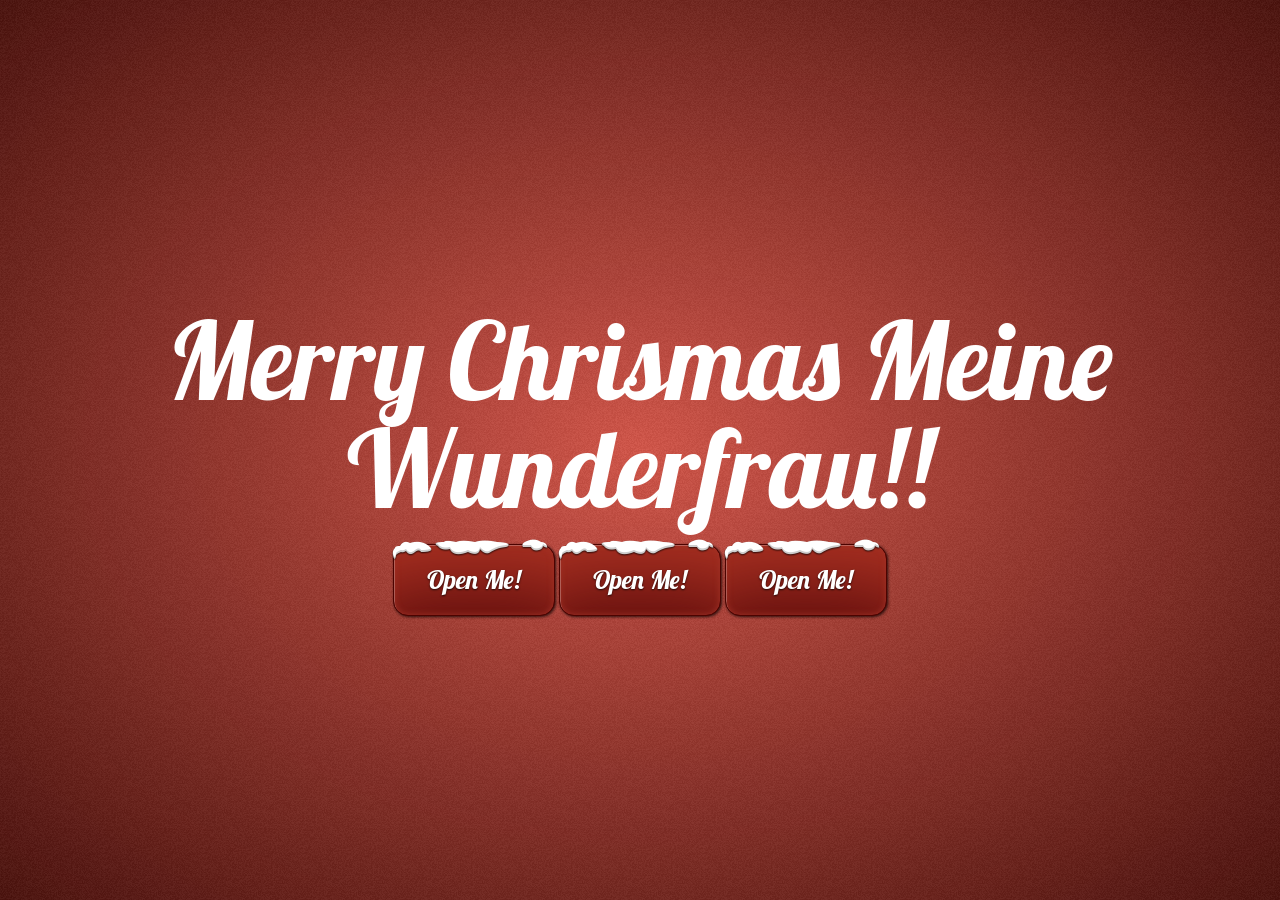
<file: merrychristmas.html>
<html lang="en">
<style>
body { margin: 0; }
.greeting{
    display: inline-block;

  min-width:100px;
  padding: 22px 33px;
  font-family: 'Lobster', cursive;
  font-size: 108px;
  line-height: 108px;
  text-decoration: none;
  color: #FFF;


    
  position: relative;
  overflow: visible; /* IE9 & 10 */
  -webkit-transition: 500ms linear;
     -moz-transition: 500ms linear;
       -o-transition: 500ms linear;
          transition: 500ms linear;

}
.option{
    display: inline-block;

  min-width:100px;
  padding: 22px 33px;
  font-family: 'Lobster', cursive;
  font-size: 52px;
  line-height: 52px;
  text-decoration: none;
  color: #FFF;


    
  position: relative;
  overflow: visible; /* IE9 & 10 */
  -webkit-transition: 500ms linear;
     -moz-transition: 500ms linear;
       -o-transition: 500ms linear;
          transition: 500ms linear;

}
.button {
  display: inline-block;
  -webkit-box-sizing:border-box;
     -moz-box-sizing:border-box;
          box-sizing:border-box;
  min-width:100px;
  padding: 22px 33px;
  font-family: 'Lobster', cursive;
  font-size: 26px;
  line-height: 26px;
  text-decoration: none;
  color: #FFF;
  text-shadow: 0 1px 2px rgba(0,0,0,0.75);
  background: #5e0d0c;
  outline: none;
  border-radius: 15px;
  border: 1px solid #4c0300;
  box-shadow:
    inset 1px 1px 0px rgba(255,255,255,0.25), /* highlight */
    inset 0 0 6px #a23227, /* inner glow */
    inset 0 80px 80px -40px #ac3223, /* gradient */
    1px 1px 3px rgba(0,0,0,0.75); /* shadow */
    
  position: relative;
  overflow: visible; /* IE9 & 10 */
  -webkit-transition: 500ms linear;
     -moz-transition: 500ms linear;
       -o-transition: 500ms linear;
          transition: 500ms linear;
}

.button::before {
  content: '';
  display: block;
  position: absolute;
  top: -7px;
  left: -3px;
  right: 0;
  height: 23px;
  background: url([data-uri]) no-repeat 0 0,
  url([data-uri]) no-repeat 50% 0,
  url([data-uri]) no-repeat 100% 0;
  
}
.button:hover {
  background: #a61715;
  text-shadow: 0 1px 2px rgba(0,0,0,0.75), 0 0 40px #FFF;
  box-shadow:
    inset 1px 1px 0px rgba(255,255,255,0.25), /* highlight */
    inset 0 0 6px #da3b2c, /* inner glow */
    inset 0 80px 80px -40px #dd4330, /* gradient */
    1px 1px 3px rgba(0,0,0,0.75); /* shadow */
    
}
.button:focus {
  outline: none; /*FF*/
}
.button:active {
  box-shadow:
    inset 1px 1px 0px rgba(255,255,255,0.25), /* highlight */
    inset 0 0 6px #da3b2c, /* inner glow */
    inset 0 80px 80px -40px #dd4330, /* gradient */
    0px 1px 0px rgba(255,255,255,0.25); /* shadow */
    
  -webkit-transition: 50ms linear;
     -moz-transition: 50ms linear;
       -o-transition: 50ms linear;
          transition: 50ms linear;
}


/* other styles */
html, body {
  width:100%;
  height: 100%;
}
.bg {
  width: 100%;
  height: 100%;
  display: table;
  background: url([data-uri]);
  background: -moz-radial-gradient(center, ellipse cover, #d35448 0%, #4a110c 100%); /* FF3.6+ */
  background: -webkit-gradient(radial, center center, 0px, center center, 100%, color-stop(0%,#d35448), color-stop(100%,#4a110c)); /* Chrome,Safari4+ */
  background: -webkit-radial-gradient(center, ellipse cover, #d35448 0%,#4a110c 100%); /* Chrome10+,Safari5.1+ */
  background: -o-radial-gradient(center, ellipse cover, #d35448 0%,#4a110c 100%); /* Opera 12+ */
  background: -ms-radial-gradient(center, ellipse cover, #d35448 0%,#4a110c 100%); /* IE10+ */
  background: radial-gradient(ellipse at center, #d35448 0%,#4a110c 100%); /* W3C */
}
  .centerer {
    display: table-cell;
    vertical-align: middle;
    text-align: center;
    /* noise image */
    background-image: url([data-uri]);

  }

</style>
<head>
	<meta charset="UTF-8">
	<title>Merry Christmas</title>
	<link href='https://fonts.googleapis.com/css?family=Lobster' rel='stylesheet' type='text/css'>
</head>
<body>
	<div class="bg">
        
		<div class="centerer">
            <a href="#" class="greeting">Merry Chrismas Meine Wunderfrau!!</a><br>
            <a href="https://www.affectiveshifting.com" class="button">Open Me!</a>
			<a href="templates/monica/index.html" class="button">Open Me!</a>
            <!-- <p class="option">or</p> -->
            <a href="templates/knox/index-static.html" class="button">Open Me!</a>
		</div>
        
	</div>
</body>
</html>
</file>
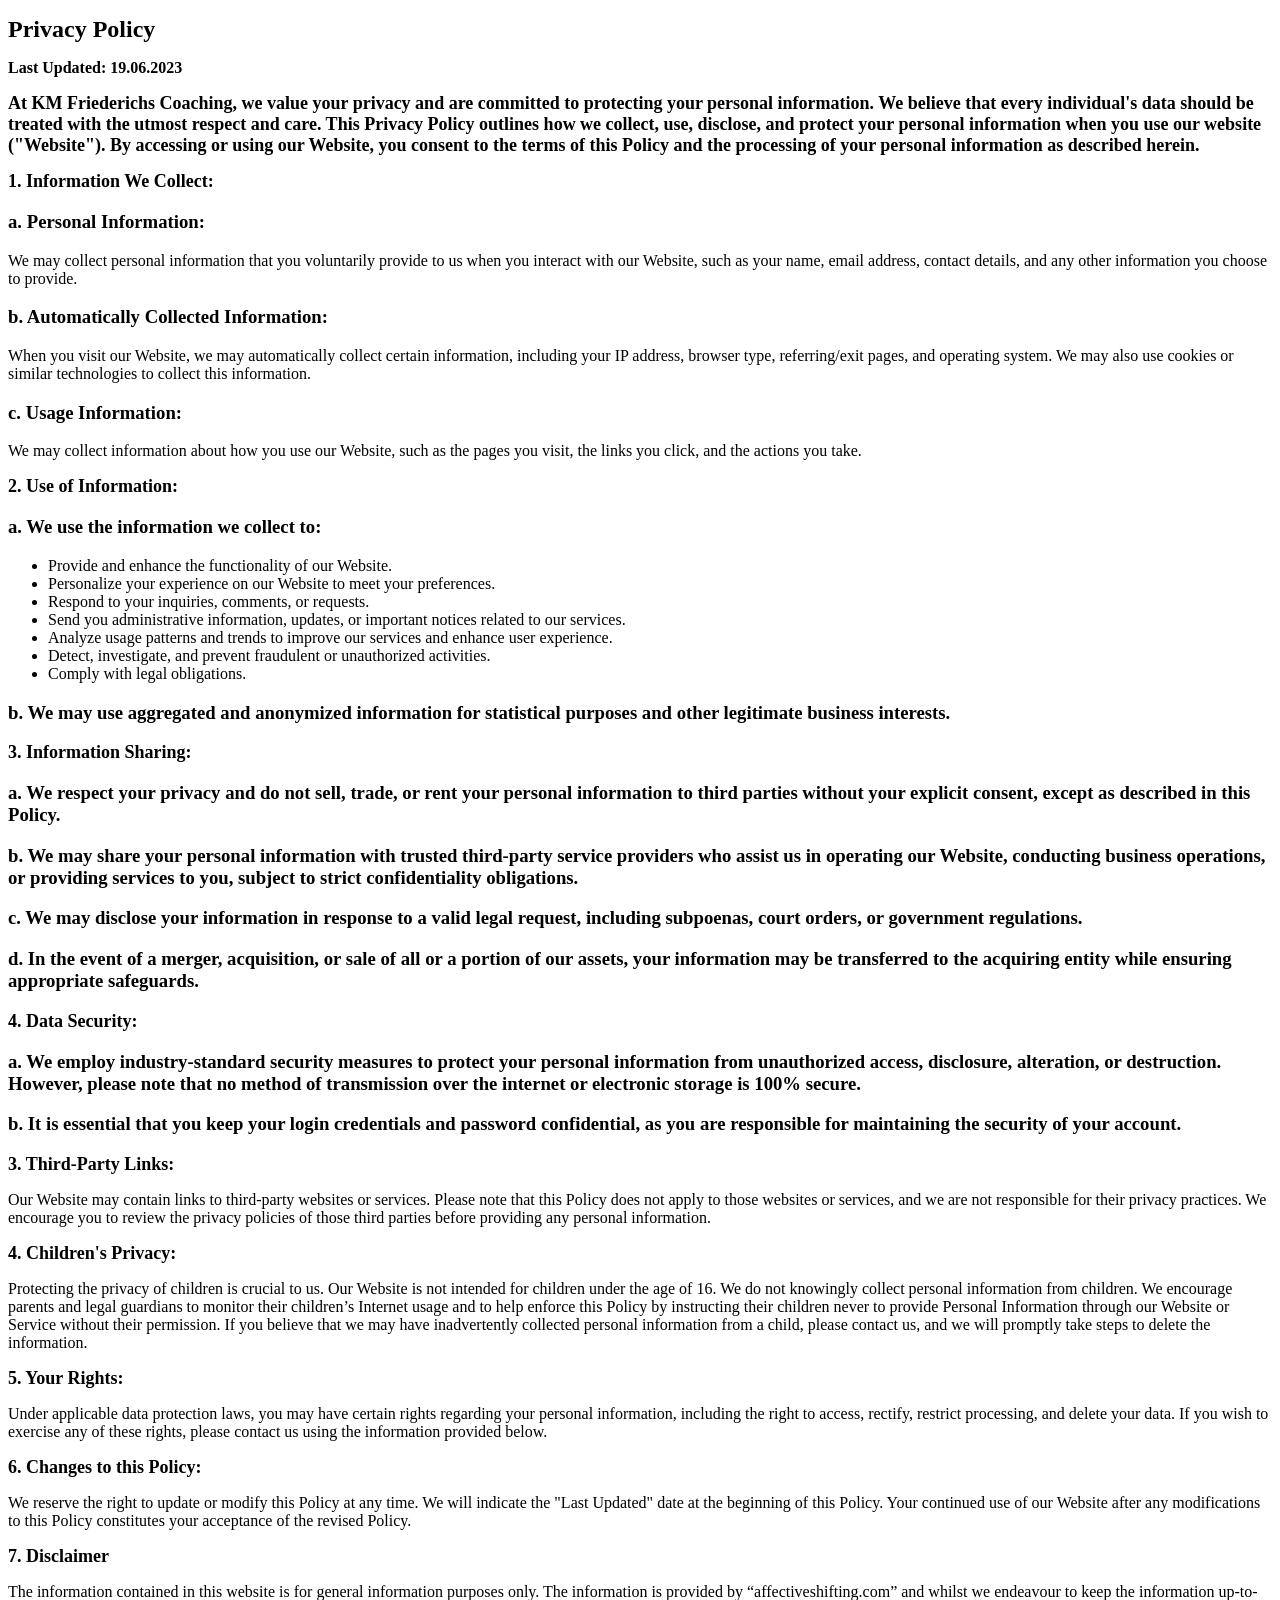
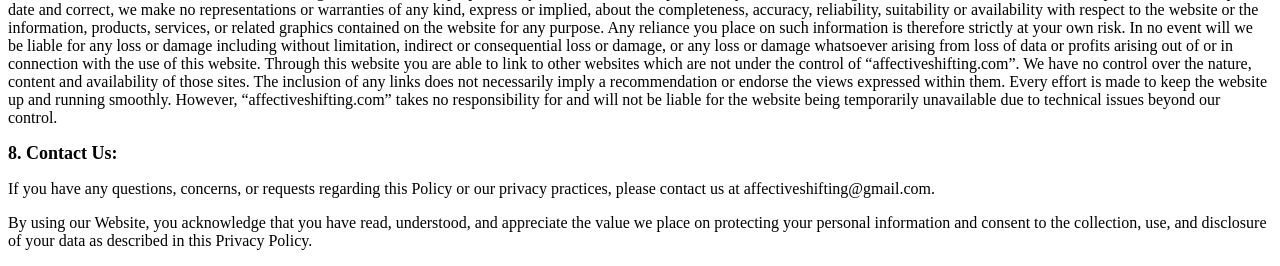
<file: privacy.html>
<!DOCTYPE html>
<!DOCTYPE html>
<html lang="en">

<head>
  <meta charset="UTF-8">
  <meta name="viewport" content="width=device-width, initial-scale=1.0">
  <title>Privacy Policy</title>
  <style>
    h1 {
      font-size: 24px;
      font-weight: bold;
    }
    h2 {
      font-size: 18px;
      font-weight: bold;
    }
    p {
      font-size: 16px;
    }
  </style>
</head>

<body>
  <h1>Privacy Policy</h1>
  
  <p><strong>Last Updated: 19.06.2023</strong></p>
  
  <h2>At KM Friederichs Coaching, we value your privacy and are committed to protecting your personal information. We believe that every individual's data should be treated with the utmost respect and care. This Privacy Policy outlines how we collect, use, disclose, and protect your personal information when you use our website ("Website"). By accessing or using our Website, you consent to the terms of this Policy and the processing of your personal information as described herein.</h2>

  <h2>1. Information We Collect:</h2>

  <h3>a. Personal Information:</h3>
  <p>We may collect personal information that you voluntarily provide to us when you interact with our Website, such as your name, email address, contact details, and any other information you choose to provide.</p>

  <h3>b. Automatically Collected Information:</h3>
  <p>When you visit our Website, we may automatically collect certain information, including your IP address, browser type, referring/exit pages, and operating system. We may also use cookies or similar technologies to collect this information.</p>

  <h3>c. Usage Information:</h3>
  <p>We may collect information about how you use our Website, such as the pages you visit, the links you click, and the actions you take.</p>

  <h2>2. Use of Information:</h2>

  <h3>a. We use the information we collect to:</h3>
  <ul>
    <li>Provide and enhance the functionality of our Website.</li>
    <li>Personalize your experience on our Website to meet your preferences.</li>
    <li>Respond to your inquiries, comments, or requests.</li>
    <li>Send you administrative information, updates, or important notices related to our services.</li>
    <li>Analyze usage patterns and trends to improve our services and enhance user experience.</li>
    <li>Detect, investigate, and prevent fraudulent or unauthorized activities.</li>
    <li>Comply with legal obligations.</li>
  </ul>

  <h3>b. We may use aggregated and anonymized information for statistical purposes and other legitimate business interests.</h3>

  <h2>3. Information Sharing:</h2>

  <h3>a. We respect your privacy and do not sell, trade, or rent your personal information to third parties without your explicit consent, except as described in this Policy.</h3>

  <h3>b. We may share your personal information with trusted third-party service providers who assist us in operating our Website, conducting business operations, or providing services to you, subject to strict confidentiality obligations.</h3>

  <h3>c. We may disclose your information in response to a valid legal request, including subpoenas, court orders, or government regulations.</h3>

  <h3>d. In the event of a merger, acquisition, or sale of all or a portion of our assets, your information may be transferred to the acquiring entity while ensuring appropriate safeguards.</h3>

  <h2>4. Data Security:</h2>

  <h3>a. We employ industry-standard security measures to protect your personal information from unauthorized access, disclosure, alteration, or destruction. However, please note that no method of transmission over the internet or electronic storage is 100% secure.</h3>

  <h3>b. It is essential that you keep your login credentials and password confidential, as you are responsible for maintaining the security of your account.</h3>

  <h2>3. Third-Party Links:</h2>

  <p>Our Website may contain links to third-party websites or services. Please note that this Policy does not apply to those websites or services, and we are not responsible for their privacy practices. We encourage you to review the privacy policies of those third parties before providing any personal information.</p>

  <h2>4. Children's Privacy:</h2>

  <p>Protecting the privacy of children is crucial to us. Our Website is not intended for children under the age of 16. We do not knowingly collect personal information from children. We encourage parents and legal guardians to monitor their children’s Internet usage and to help enforce this Policy by instructing their children never to provide Personal Information through our Website or Service without their permission.
    If you believe that we may have inadvertently collected personal information from a child, please contact us, and we will promptly take steps to delete the information.</p>

  <h2>5. Your Rights:</h2>

  <p>Under applicable data protection laws, you may have certain rights regarding your personal information, including the right to access, rectify, restrict processing, and delete your data. If you wish to exercise any of these rights, please contact us using the information provided below.</p>

  <h2>6. Changes to this Policy:</h2>

  <p>We reserve the right to update or modify this Policy at any time. We will indicate the "Last Updated" date at the beginning of this Policy. Your continued use of our Website after any modifications to this Policy constitutes your acceptance of the revised Policy.</p>

  <h2>7. Disclaimer</h2>

  <p>The information contained in this website is for general information purposes only. The information is provided by “affectiveshifting.com” and whilst we endeavour to keep the information up-to-date and correct, we make no representations or warranties of any kind, express or implied, about the completeness, accuracy, reliability, suitability or availability with respect to the website or the information, products, services, or related graphics contained on the website for any purpose. Any reliance you place on such information is therefore strictly at your own risk.

    In no event will we be liable for any loss or damage including without limitation, indirect or consequential loss or damage, or any loss or damage whatsoever arising from loss of data or profits arising out of or in connection with the use of this website.
    
    Through this website you are able to link to other websites which are not under the control of “affectiveshifting.com”. We have no control over the nature, content and availability of those sites. The inclusion of any links does not necessarily imply a recommendation or endorse the views expressed within them.
    
    Every effort is made to keep the website up and running smoothly. However, “affectiveshifting.com” takes no responsibility for and will not be liable for the website being temporarily unavailable due to technical issues beyond our control.</p>

  <h2>8. Contact Us:</h2>

  <p>If you have any questions, concerns, or requests regarding this Policy or our privacy practices, please contact us at affectiveshifting@gmail.com.</p>

  <p>By using our Website, you acknowledge that you have read, understood, and appreciate the value we place on protecting your personal information and consent to the collection, use, and disclosure of your data as described in this Privacy Policy.</p>
  
</body>

</html>
</file>
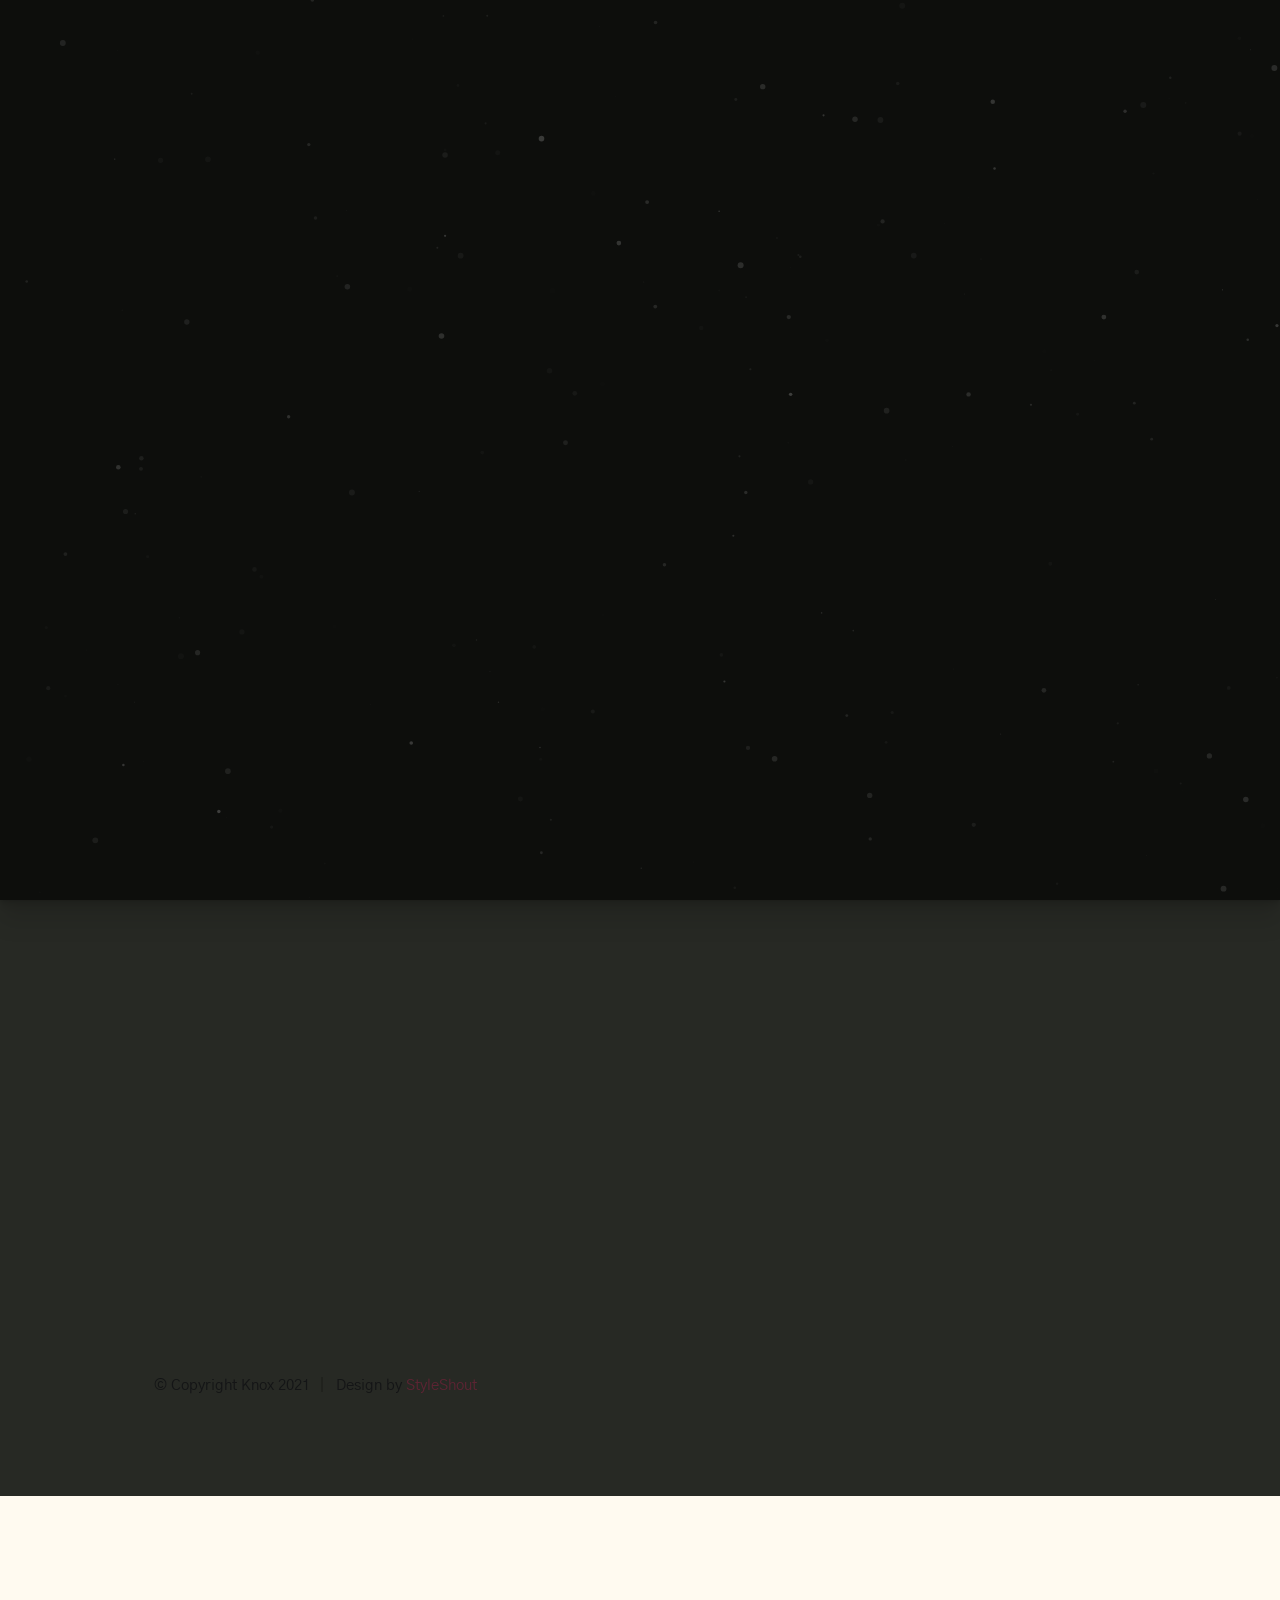
<file: KMFC/index-particles.html>
<!DOCTYPE html>
<html class="no-js" lang="en">
<head>

    <!--- basic page needs
    ================================================== -->
    <meta charset="utf-8">
    <title>Knox - Particles</title>
    <meta name="description" content="">
    <meta name="author" content="">

    <!-- mobile specific metas
    ================================================== -->
    <meta name="viewport" content="width=device-width, initial-scale=1">

    <!-- CSS
    ================================================== -->
    <link rel="stylesheet" href="css/vendor.css">
    <link rel="stylesheet" href="css/styles.css">

    <!-- favicons
    ================================================== -->
    <link rel="apple-touch-icon" sizes="180x180" href="apple-touch-icon.png">
    <link rel="icon" type="image/png" sizes="32x32" href="favicon-32x32.png">
    <link rel="icon" type="image/png" sizes="16x16" href="favicon-16x16.png">
    <link rel="manifest" href="site.webmanifest">

</head>

<body id="top" class="ss-preload theme-particles">


    <!-- preloader
    ================================================== -->
    <div id="preloader">
        <div id="loader" class="dots-fade">
            <div></div>
            <div></div>
            <div></div>
        </div>
    </div>


    <!-- intro
    ================================================== -->
    <section id="intro" class="s-intro">

        <div id="particles-js" class="s-intro__particles"></div>

        <header class="s-intro__header"> 
            <div class="s-intro__logo">
                <a class="logo" href="index-particles.html">
                    <img src="images/logo.svg" alt="Homepage">
                </a>
            </div>
        </header>  <!-- s-intro__header -->

        <div class="row s-intro__content">
            <div class="column">

                <div class="text-pretitle">
                    Nice to meet you.
                </div>

                <h1 class="text-huge-title">
                We are preparing <br>
                something exciting <br>
                & amazing for you.
                </h1>

                <div class="s-intro__content-bottom">

                    <div class="s-intro__content-bottom-block">
                        <h5>Launching in</h5>
            
                        <div class="counter">
                            <div class="counter__time">
                                <span class="ss-days">000</span>
                                <span>D</span>
                            </div>
                            <div class="counter__time">
                                <span class="ss-hours">00</span>
                                <span>H</span>
                            </div>
                            <div class="counter__time minutes">
                                <span class="ss-minutes">00</span>
                                <span>M</span>
                            </div>
                            <div class="counter__time">
                                <span class="ss-seconds">00</span>
                                <span>S</span>
                            </div>
                        </div>  <!-- end counter -->

                    </div> <!-- end s-intro-content__bottom-block -->

                    <div class="s-intro__content-bottom-block">

                        <h5>Follow Us</h5>

                        <ul class="social">
                            <li><a href="">FB</a></li>
                            <li><a href="">TW</a></li>
                            <li><a href="">IG</a></li>
                            <li><a href="">DB</a></li>
                            <li><a href="">BH</a></li>
                        </ul>

                    </div> <!-- end s-intro-content__bottom-block -->

                </div> <!-- end s-intro-content__bottom -->

            </div>
        </div> <!-- s-intro__content -->

        <div class="s-intro__notify">
            <button type="button" class="btn--stroke btn--small ss-modal-trigger">
                Notify Me
            </button>
        </div> <!-- s-intro__notify -->

        <div hidden class="s-intro__modal ss-modal">
            <div class="ss-modal__inner">

                <span class="ss-modal__close"></span>

                <svg viewBox="0 0 15 15" fill="none" xmlns="http://www.w3.org/2000/svg" width="30" height="30"><path d="M.5 4.5l7 4 7-4m-13-3h12a1 1 0 011 1v10a1 1 0 01-1 1h-12a1 1 0 01-1-1v-10a1 1 0 011-1z" stroke="var(--color-2-dark)"></path></svg>
                
                <h4>Sign Up</h4>

                <p class="ss-modal__text">
                Be the first to know about the latest updates and
                get exclusive offer on our grand opening.
                </p>

                <form id="mc-form" class="mc-form">
                    <input type="email" name="EMAIL" id="mce-EMAIL" class="u-fullwidth text-center" placeholder="Email Address" title="The domain portion of the email address is invalid (the portion after the @)." pattern="^([^\x00-\x20\x22\x28\x29\x2c\x2e\x3a-\x3c\x3e\x40\x5b-\x5d\x7f-\xff]+|\x22([^\x0d\x22\x5c\x80-\xff]|\x5c[\x00-\x7f])*\x22)(\x2e([^\x00-\x20\x22\x28\x29\x2c\x2e\x3a-\x3c\x3e\x40\x5b-\x5d\x7f-\xff]+|\x22([^\x0d\x22\x5c\x80-\xff]|\x5c[\x00-\x7f])*\x22))*\x40([^\x00-\x20\x22\x28\x29\x2c\x2e\x3a-\x3c\x3e\x40\x5b-\x5d\x7f-\xff]+|\x5b([^\x0d\x5b-\x5d\x80-\xff]|\x5c[\x00-\x7f])*\x5d)(\x2e([^\x00-\x20\x22\x28\x29\x2c\x2e\x3a-\x3c\x3e\x40\x5b-\x5d\x7f-\xff]+|\x5b([^\x0d\x5b-\x5d\x80-\xff]|\x5c[\x00-\x7f])*\x5d))*(\.\w{2,})+$" required>
                    <input type="submit" name="subscribe" value="Subscribe" class="btn--small btn--primary u-fullwidth">
                    <!-- <div style="position: absolute; left: -5000px;" aria-hidden="true"><input type="text" name="b_cdb7b577e41181934ed6a6a44_9a91cfe7b3" tabindex="-1" value=""></div> -->
                    <div class="mc-status"></div>
                </form>

            </div> <!-- end ss-modal__inner -->
        </div> <!-- end ss-modal -->

        <div class="s-intro__scroll">
            <a href="#hidden" class="smoothscroll">
                Scroll For More
            </a>
        </div> <!-- s-intro__scroll -->

    </section> <!-- end s-intro -->


    <!-- hidden element
    ================================================== -->
    <div id="hidden" aria-hidden="true" style="opacity: 0;"></div>


    <!-- details
    ================================================== -->
    <section id="details" class="s-details">

        <div class="row">
            <div class="column">

                <h1 class="text-huge-title text-center">
                    Hi, We Are Knox.
                </h1>

                <nav class="tab-nav">
                    <ul class="tab-nav__list"> 
                        <li class="active" data-id="tab-about">
                            <a href="#0">
                                <span>About</span>
                            </a>
                        </li>
                        <li>
                            <a href="#tab-services">
                                <span>Services</span>
                            </a>
                        </li>
                        <li>
                            <a href="#tab-contact">
                                <span>Contact</span>
                            </a>
                        </li>
                    </ul>
                </nav> <!-- end tab-nav -->

                <div class="tab-content">

                    <!-- 01 - tab about -->
                    <div id="tab-about" class='tab-content__item'>

                        <div class="row tab-content__item-header">
                            <div class="column">
                                <h2>Our Story.</h2>
                            </div>
                        </div>

                        <div class="row">
                            <div class="column">
                                <p class="lead">
                                Quidem molestiae natus ipsa ut nihil molestiae numquam tenetur. Ipsum quia 
                                sit vitae ipsam et temporibus est. Consequatur recusandae aut aut. Aut esse 
                                sed sint. Sit ipsa velit possimus est. Atque doloribus dicta sit beatae 
                                necessitatibus. Aut voluptate asperiores nostrum eveniet magnam et consequatur 
                                ab accusamus magni.
                                </p>

                                <p>
                                Tempora debitis perspiciatis eum. Repudiandae et aperiam quos exercitationem 
                                enim voluptatem quam sequi temporibus. Ratione quis nihil voluptatem placeat 
                                nemo. Quibusdam delectus magni quas et architecto et repellat a nam.
                                Quasi et voluptates libero sed vel quos in nisi. Error et quis. Impedit autem 
                                porro facilis. Aut voluptate asperiores nostrum eveniet magnam et consequatur 
                                ab accusamus.
                                </p>

                                <div class="row">
                                    <div class="column lg-6 tab-12">
                                        <h4>More About Us.</h4>
                                        <p>
                                        Sed consequatur quia delectus praesentium. Ut unde velit maiores aut sint 
                                        quia molestiae accusamus. Nihil et quidem qui natus ut et. Autem error 
                                        architecto. Pariatur ex repellendus. Occaecati voluptatibus dolorem magni 
                                        molestiae dolore voluptas occaecati asperiores nemo. Est fugiat fuga nesciunt 
                                        ducimus quaerat et placeat natus.
                                        </p>
                                    </div>
                                    <div class="column lg-6 tab-12">
                                        <h4>Need Web Hosting?</h4>
                                        <p>
                                        Need a great reliable web hosting?
                                        We highly recommend <a href="https://www.dreamhost.com/r.cgi?287326">DreamHost</a>.
                                        Powerful web and Wordpress hosting. Guaranteed. Starting at $2.95 per month.
                                        </p>
                                        <a href="https://www.dreamhost.com/r.cgi?287326" class="btn btn--stroke u-fullwidth">Get Started Now</a>
                                    </div>
                                </div>
                            </div>
                        </div>
                        
                    </div> <!-- end 01 - tab about -->

                    <!-- 02 - tab services -->
                    <div id="tab-services" class='tab-content__item'>

                        <div class="row tab-content__item-header">
                            <div class="column">
                                <h2>What We Do.</h2>
                            </div>
                        </div>

                        <div class="row">
                            <div class="column">
                                <p class="lead">
                                Sit ut cum molestiae. Dolore ducimus qui quasi. Fugiat consequatur sit vel illum vel et 
                                a delectus. Vel sequi vitae voluptatem perspiciatis eligendi. Voluptatibus optio natus 
                                asperiores est commodi amet quia architecto. Dolores necessitatibus et. Voluptatibus 
                                optio natus asperiores est commodi amet quia architecto. Dolores necessitatibus et.
                                </p>
                            </div>
                        </div>

                        <div class="row services-list block-lg-one-half block-md-one-half block-tab-whole">

                            <div class="column services-list__item">
                                <div class="services-list__item-content">
                                    <h4 class="item-title">Brand Identity</h4>
                                    <p>
                                    Sit ut cum molestiae. Dolore ducimus qui quasi. Fugiat consequatur sit vel illum vel et 
                                    a delectus. Vel sequi vitae voluptatem perspiciatis eligendi. Voluptatibus optio natus 
                                    asperiores est commodi amet quia architecto. Dolores necessitatibus et.
                                    </p>
                                </div>
                            </div>
                
                            <div class="column services-list__item">
                                <div class="services-list__item-content">
                                    <h4 class="item-title">Illustration</h4>
                                    <p>
                                    Sit ut cum molestiae. Dolore ducimus qui quasi. Fugiat consequatur sit vel illum vel et 
                                    a delectus. Vel sequi vitae voluptatem perspiciatis eligendi. Voluptatibus optio natus 
                                    asperiores est commodi amet quia architecto. Dolores necessitatibus et.
                                    </p>
                                </div>
                            </div>
                
                            <div class="column services-list__item">
                                <div class="services-list__item-content">
                                    <h4 class="item-title">Web Design</h4>
                                    <p>
                                    Sit ut cum molestiae. Dolore ducimus qui quasi. Fugiat consequatur sit vel illum vel et 
                                    a delectus. Vel sequi vitae voluptatem perspiciatis eligendi. Voluptatibus optio natus 
                                    asperiores est commodi amet quia architecto. Dolores necessitatibus et.
                                    </p>
                                </div>
                            </div>
                
                            <div class="column services-list__item">
                                <div class="services-list__item-content">
                                    <h4 class="item-title">Product Strategy</h4>
                                    <p>
                                    Sit ut cum molestiae. Dolore ducimus qui quasi. Fugiat consequatur sit vel illum vel et 
                                    a delectus. Vel sequi vitae voluptatem perspiciatis eligendi. Voluptatibus optio natus 
                                    asperiores est commodi amet quia architecto. Dolores necessitatibus et.
                                    </p>
                                </div>
                            </div>
                
                            <div class="column services-list__item">
                                <div class="services-list__item-content">
                                    <h4 class="item-title">UI/UX Design</h4>
                                    <p>
                                    Sit ut cum molestiae. Dolore ducimus qui quasi. Fugiat consequatur sit vel illum vel et 
                                    a delectus. Vel sequi vitae voluptatem perspiciatis eligendi. Voluptatibus optio natus 
                                    asperiores est commodi amet quia architecto. Dolores necessitatibus et.
                                    </p>
                                </div>
                            </div>
                
                            <div class="column services-list__item">
                                <div class="services-list__item-content">
                                    <h4 class="item-title">E-Commerce</h4>
                                    <p>
                                    Sit ut cum molestiae. Dolore ducimus qui quasi. Fugiat consequatur sit vel illum vel et 
                                    a delectus. Vel sequi vitae voluptatem perspiciatis eligendi. Voluptatibus optio natus 
                                    asperiores est commodi amet quia architecto. Dolores necessitatibus et.
                                    </p>
                                </div>
                            </div>
                
                        </div> <!-- end services-list -->
                        
                    </div> <!-- end 02 - tab services -->

                    <!-- 03 - tab contact -->
                    <div id="tab-contact" class="tab-content__item">

                        <div class="row tab-content__item-header">
                            <div class="column">
                                <h2>Get in Touch.</h2>
                            </div>
                        </div>

                        <div class="row">
                            <div class="column">
                                
                                <p class="lead">
                                Voluptates laborum eum quas. Pariatur impedit sit veniam est 
                                et quasi voluptas voluptatem. Cumque hic enim perferendis 
                                amet odit in molestias debitis. Facere nulla qui pariatur 
                                quasi mollitia et. Et dolorem dolorum quo in sit architecto.
                                </p>

                                <div class="row">
                                    <div class="column lg-6 tab-12">
                                        <h4>Where to Find Us</h4>
                
                                        <p>
                                        1600 Amphitheatre Parkway<br>
                                        Mountain View, CA<br>
                                        94043 US
                                        </p>
                
                                    </div>
                
                                    <div class="column lg-6 tab-12">
                                        <h4>Follow Us</h4>
                
                                        <ul class="link-list">
                                            <li><a href="#0">Facebook</a></li>
                                            <li><a href="#0">Twitter</a></li>
                                            <li><a href="#0">Instagram</a></li>
                                        </ul>
                
                                    </div>
                                </div>

                                <p class="tab-content__item-bottom">
                                    <a href="mailto:#0" class="contact-email">hello@knox.com</a>
                                    <span class="contact-number"> 
                                        <a href="tel:197-543-2345">+197 543 2345</a> 
                                        <span>/</span>
                                        <a href="tel:123-456-9000">+123 456 9000</a>
                                    </span>
                                </p>

                            </div>
                        </div>
                        
                    </div> <!-- end 03 - tab contact -->

                </div> <!-- end tab content -->

                <!-- footer  -->
                <footer>
                    <div class="ss-copyright">
                        <span>© Copyright Knox 2021</span> 
                        <span>Design by <a href="https://www.styleshout.com/">StyleShout</a></span>
                    </div>
                </footer>

            </div>
        </div>

        <div class="ss-go-top">
            <a class="smoothscroll" title="Back to Top" href="#top">
                <span>Back to Top</span>
                <svg viewBox="0 0 15 15" fill="none" xmlns="http://www.w3.org/2000/svg" width="26" height="26"><path d="M7.5 1.5l.354-.354L7.5.793l-.354.353.354.354zm-.354.354l4 4 .708-.708-4-4-.708.708zm0-.708l-4 4 .708.708 4-4-.708-.708zM7 1.5V14h1V1.5H7z" fill="currentColor"></path></svg>
             </a>
        </div> <!-- end ss-go-top -->

    </section> <!-- end s-details -->


    <!-- Java Script
    ================================================== -->
    <script src="js/plugins.js"></script>
    <script src="js/main.js"></script>
    <script src="js/particles.min.js"></script>
    <script src="js/particle-settings.js"></script>

</body>

</html>
</file>
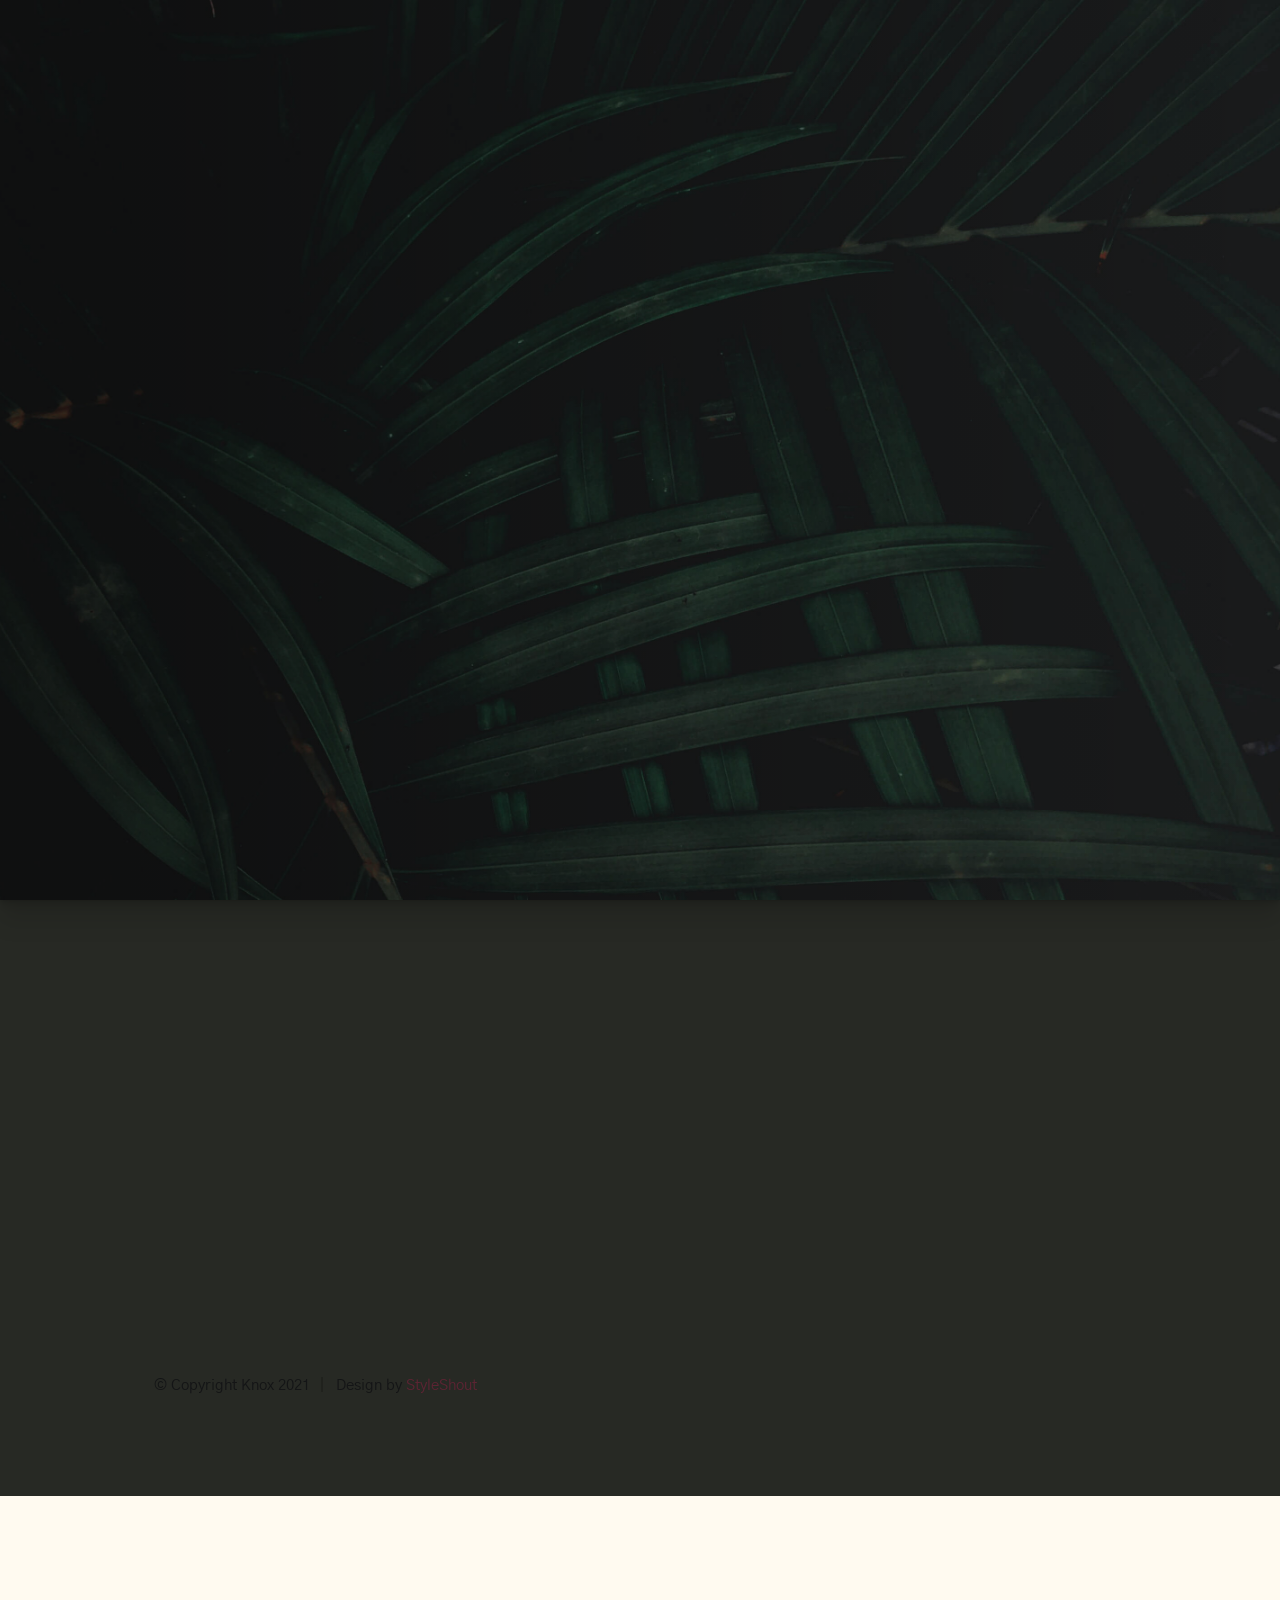
<file: KMFC/index-slides.html>
<!DOCTYPE html>
<html class="no-js" lang="en">
<head>

    <!--- basic page needs
    ================================================== -->
    <meta charset="utf-8">
    <title>Knox - Slides</title>
    <meta name="description" content="">
    <meta name="author" content="">

    <!-- mobile specific metas
    ================================================== -->
    <meta name="viewport" content="width=device-width, initial-scale=1">

    <!-- CSS
    ================================================== -->
    <link rel="stylesheet" href="css/vendor.css">
    <link rel="stylesheet" href="css/styles.css">

    <!-- favicons
    ================================================== -->
    <link rel="apple-touch-icon" sizes="180x180" href="apple-touch-icon.png">
    <link rel="icon" type="image/png" sizes="32x32" href="favicon-32x32.png">
    <link rel="icon" type="image/png" sizes="16x16" href="favicon-16x16.png">
    <link rel="manifest" href="site.webmanifest">

</head>

<body id="top" class="ss-preload theme-slides">


   <!-- preloader
    ================================================== -->
    <div id="preloader">
        <div id="loader" class="dots-fade">
            <div></div>
            <div></div>
            <div></div>
        </div>
    </div>


    <!-- intro
    ================================================== -->
    <section id="intro" class="s-intro">

        <div class="s-intro__slider swiper-container">
            <div class="swiper-wrapper">
                <div class="s-intro__slide swiper-slide" style="background-image: url(images/slides/slide-01.jpg);"></div>
                <div class="s-intro__slide swiper-slide bg-opacity-50" style="background-image: url(images/slides/slide-02.jpg);"></div>
                <div class="s-intro__slide swiper-slide bg-opacity-10" style="background-image: url(images/slides/slide-03.jpg);"></div>
            </div>
        </div>

        <header class="s-intro__header"> 
            <div class="s-intro__logo">
                <a class="logo" href="index-slides.html">
                    <img src="images/logo.svg" alt="Homepage">
                </a>
            </div>
        </header>  <!-- s-intro__header -->

        <div class="row s-intro__content">
            <div class="column">

                <div class="text-pretitle">
                    Nice to meet you.
                </div>

                <h1 class="text-huge-title">
                We are preparing <br>
                something exciting <br>
                & amazing for you.
                </h1>

                <div class="s-intro__content-bottom">

                    <div class="s-intro__content-bottom-block">
                        <h5>Launching in</h5>
            
                        <div class="counter">
                            <div class="counter__time">
                                <span class="ss-days">000</span>
                                <span>D</span>
                            </div>
                            <div class="counter__time">
                                <span class="ss-hours">00</span>
                                <span>H</span>
                            </div>
                            <div class="counter__time minutes">
                                <span class="ss-minutes">00</span>
                                <span>M</span>
                            </div>
                            <div class="counter__time">
                                <span class="ss-seconds">00</span>
                                <span>S</span>
                            </div>
                        </div>  <!-- end counter -->

                    </div> <!-- end s-intro-content__bottom-block -->

                    <div class="s-intro__content-bottom-block">

                        <h5>Follow Us</h5>

                        <ul class="social">
                            <li><a href="">FB</a></li>
                            <li><a href="">TW</a></li>
                            <li><a href="">IG</a></li>
                            <li><a href="">DB</a></li>
                            <li><a href="">BH</a></li>
                        </ul>

                    </div> <!-- end s-intro-content__bottom-block -->

                </div> <!-- end s-intro-content__bottom -->

            </div>
        </div> <!-- s-intro__content -->

        <div class="s-intro__notify">
            <button type="button" class="btn--stroke btn--small ss-modal-trigger">
                Notify Me
            </button>
        </div> <!-- s-intro__notify -->

        <div hidden class="s-intro__modal ss-modal">
            <div class="ss-modal__inner">

                <span class="ss-modal__close"></span>

                <svg viewBox="0 0 15 15" fill="none" xmlns="http://www.w3.org/2000/svg" width="30" height="30"><path d="M.5 4.5l7 4 7-4m-13-3h12a1 1 0 011 1v10a1 1 0 01-1 1h-12a1 1 0 01-1-1v-10a1 1 0 011-1z" stroke="var(--color-2-dark)"></path></svg>
                
                <h4>Sign Up</h4>

                <p class="ss-modal__text">
                Be the first to know about the latest updates and
                get exclusive offer on our grand opening.
                </p>

                <form id="mc-form" class="mc-form">
                    <input type="email" name="EMAIL" id="mce-EMAIL" class="u-fullwidth text-center" placeholder="Email Address" title="The domain portion of the email address is invalid (the portion after the @)." pattern="^([^\x00-\x20\x22\x28\x29\x2c\x2e\x3a-\x3c\x3e\x40\x5b-\x5d\x7f-\xff]+|\x22([^\x0d\x22\x5c\x80-\xff]|\x5c[\x00-\x7f])*\x22)(\x2e([^\x00-\x20\x22\x28\x29\x2c\x2e\x3a-\x3c\x3e\x40\x5b-\x5d\x7f-\xff]+|\x22([^\x0d\x22\x5c\x80-\xff]|\x5c[\x00-\x7f])*\x22))*\x40([^\x00-\x20\x22\x28\x29\x2c\x2e\x3a-\x3c\x3e\x40\x5b-\x5d\x7f-\xff]+|\x5b([^\x0d\x5b-\x5d\x80-\xff]|\x5c[\x00-\x7f])*\x5d)(\x2e([^\x00-\x20\x22\x28\x29\x2c\x2e\x3a-\x3c\x3e\x40\x5b-\x5d\x7f-\xff]+|\x5b([^\x0d\x5b-\x5d\x80-\xff]|\x5c[\x00-\x7f])*\x5d))*(\.\w{2,})+$" required>
                    <input type="submit" name="subscribe" value="Subscribe" class="btn--small btn--primary u-fullwidth">
                    <!-- <div style="position: absolute; left: -5000px;" aria-hidden="true"><input type="text" name="b_cdb7b577e41181934ed6a6a44_9a91cfe7b3" tabindex="-1" value=""></div> -->
                    <div class="mc-status"></div>
                </form>

            </div> <!-- end ss-modal__inner -->
        </div> <!-- end ss-modal -->

        <div class="s-intro__scroll">
            <a href="#hidden" class="smoothscroll">
                Scroll For More
            </a>
        </div> <!-- s-intro__scroll -->

    </section> <!-- end s-intro -->


    <!-- hidden element
    ================================================== -->
    <div id="hidden" aria-hidden="true" style="opacity: 0;"></div>


    <!-- details
    ================================================== -->
    <section id="details" class="s-details">

        <div class="row">
            <div class="column">

                <h1 class="text-huge-title text-center">
                    Hi, We Are Knox.
                </h1>

                <nav class="tab-nav">
                    <ul class="tab-nav__list"> 
                        <li class="active" data-id="tab-about">
                            <a href="#0">
                                <span>About</span>
                            </a>
                        </li>
                        <li>
                            <a href="#tab-services">
                                <span>Services</span>
                            </a>
                        </li>
                        <li>
                            <a href="#tab-contact">
                                <span>Contact</span>
                            </a>
                        </li>
                    </ul>
                </nav> <!-- end tab-nav -->

                <div class="tab-content">

                    <!-- 01 - tab about -->
                    <div id="tab-about" class='tab-content__item'>

                        <div class="row tab-content__item-header">
                            <div class="column">
                                <h2>Our Story.</h2>
                            </div>
                        </div>

                        <div class="row">
                            <div class="column">
                                <p class="lead">
                                Quidem molestiae natus ipsa ut nihil molestiae numquam tenetur. Ipsum quia 
                                sit vitae ipsam et temporibus est. Consequatur recusandae aut aut. Aut esse 
                                sed sint. Sit ipsa velit possimus est. Atque doloribus dicta sit beatae 
                                necessitatibus. Aut voluptate asperiores nostrum eveniet magnam et consequatur 
                                ab accusamus magni.
                                </p>

                                <p>
                                Tempora debitis perspiciatis eum. Repudiandae et aperiam quos exercitationem 
                                enim voluptatem quam sequi temporibus. Ratione quis nihil voluptatem placeat 
                                nemo. Quibusdam delectus magni quas et architecto et repellat a nam.
                                Quasi et voluptates libero sed vel quos in nisi. Error et quis. Impedit autem 
                                porro facilis. Aut voluptate asperiores nostrum eveniet magnam et consequatur 
                                ab accusamus.
                                </p>

                                <div class="row">
                                    <div class="column lg-6 tab-12">
                                        <h4>More About Us.</h4>
                                        <p>
                                        Sed consequatur quia delectus praesentium. Ut unde velit maiores aut sint 
                                        quia molestiae accusamus. Nihil et quidem qui natus ut et. Autem error 
                                        architecto. Pariatur ex repellendus. Occaecati voluptatibus dolorem magni 
                                        molestiae dolore voluptas occaecati asperiores nemo. Est fugiat fuga nesciunt 
                                        ducimus quaerat et placeat natus.
                                        </p>
                                    </div>
                                    <div class="column lg-6 tab-12">
                                        <h4>Need Web Hosting?</h4>
                                        <p>
                                        Need a great reliable web hosting?
                                        We highly recommend <a href="https://www.dreamhost.com/r.cgi?287326">DreamHost</a>.
                                        Powerful web and Wordpress hosting. Guaranteed. Starting at $2.95 per month.
                                        </p>
                                        <a href="https://www.dreamhost.com/r.cgi?287326" class="btn btn--stroke u-fullwidth">Get Started Now</a>
                                    </div>
                                </div>
                            </div>
                        </div>
                        
                    </div> <!-- end 01 - tab about -->

                    <!-- 02 - tab services -->
                    <div id="tab-services" class='tab-content__item'>

                        <div class="row tab-content__item-header">
                            <div class="column">
                                <h2>What We Do.</h2>
                            </div>
                        </div>

                        <div class="row">
                            <div class="column">
                                <p class="lead">
                                Sit ut cum molestiae. Dolore ducimus qui quasi. Fugiat consequatur sit vel illum vel et 
                                a delectus. Vel sequi vitae voluptatem perspiciatis eligendi. Voluptatibus optio natus 
                                asperiores est commodi amet quia architecto. Dolores necessitatibus et. Voluptatibus 
                                optio natus asperiores est commodi amet quia architecto. Dolores necessitatibus et.
                                </p>
                            </div>
                        </div>

                        <div class="row services-list block-lg-one-half block-md-one-half block-tab-whole">

                            <div class="column services-list__item">
                                <div class="services-list__item-content">
                                    <h4 class="item-title">Brand Identity</h4>
                                    <p>
                                    Sit ut cum molestiae. Dolore ducimus qui quasi. Fugiat consequatur sit vel illum vel et 
                                    a delectus. Vel sequi vitae voluptatem perspiciatis eligendi. Voluptatibus optio natus 
                                    asperiores est commodi amet quia architecto. Dolores necessitatibus et.
                                    </p>
                                </div>
                            </div>
                
                            <div class="column services-list__item">
                                <div class="services-list__item-content">
                                    <h4 class="item-title">Illustration</h4>
                                    <p>
                                    Sit ut cum molestiae. Dolore ducimus qui quasi. Fugiat consequatur sit vel illum vel et 
                                    a delectus. Vel sequi vitae voluptatem perspiciatis eligendi. Voluptatibus optio natus 
                                    asperiores est commodi amet quia architecto. Dolores necessitatibus et.
                                    </p>
                                </div>
                            </div>
                
                            <div class="column services-list__item">
                                <div class="services-list__item-content">
                                    <h4 class="item-title">Web Design</h4>
                                    <p>
                                    Sit ut cum molestiae. Dolore ducimus qui quasi. Fugiat consequatur sit vel illum vel et 
                                    a delectus. Vel sequi vitae voluptatem perspiciatis eligendi. Voluptatibus optio natus 
                                    asperiores est commodi amet quia architecto. Dolores necessitatibus et.
                                    </p>
                                </div>
                            </div>
                
                            <div class="column services-list__item">
                                <div class="services-list__item-content">
                                    <h4 class="item-title">Product Strategy</h4>
                                    <p>
                                    Sit ut cum molestiae. Dolore ducimus qui quasi. Fugiat consequatur sit vel illum vel et 
                                    a delectus. Vel sequi vitae voluptatem perspiciatis eligendi. Voluptatibus optio natus 
                                    asperiores est commodi amet quia architecto. Dolores necessitatibus et.
                                    </p>
                                </div>
                            </div>
                
                            <div class="column services-list__item">
                                <div class="services-list__item-content">
                                    <h4 class="item-title">UI/UX Design</h4>
                                    <p>
                                    Sit ut cum molestiae. Dolore ducimus qui quasi. Fugiat consequatur sit vel illum vel et 
                                    a delectus. Vel sequi vitae voluptatem perspiciatis eligendi. Voluptatibus optio natus 
                                    asperiores est commodi amet quia architecto. Dolores necessitatibus et.
                                    </p>
                                </div>
                            </div>
                
                            <div class="column services-list__item">
                                <div class="services-list__item-content">
                                    <h4 class="item-title">E-Commerce</h4>
                                    <p>
                                    Sit ut cum molestiae. Dolore ducimus qui quasi. Fugiat consequatur sit vel illum vel et 
                                    a delectus. Vel sequi vitae voluptatem perspiciatis eligendi. Voluptatibus optio natus 
                                    asperiores est commodi amet quia architecto. Dolores necessitatibus et.
                                    </p>
                                </div>
                            </div>
                
                        </div> <!-- end services-list -->
                        
                    </div> <!-- end 02 - tab services -->

                    <!-- 03 - tab contact -->
                    <div id="tab-contact" class="tab-content__item">

                        <div class="row tab-content__item-header">
                            <div class="column">
                                <h2>Get in Touch.</h2>
                            </div>
                        </div>

                        <div class="row">
                            <div class="column">
                                
                                <p class="lead">
                                Voluptates laborum eum quas. Pariatur impedit sit veniam est 
                                et quasi voluptas voluptatem. Cumque hic enim perferendis 
                                amet odit in molestias debitis. Facere nulla qui pariatur 
                                quasi mollitia et. Et dolorem dolorum quo in sit architecto.
                                </p>

                                <div class="row">
                                    <div class="column lg-6 tab-12">
                                        <h4>Where to Find Us</h4>
                
                                        <p>
                                        1600 Amphitheatre Parkway<br>
                                        Mountain View, CA<br>
                                        94043 US
                                        </p>
                
                                    </div>
                
                                    <div class="column lg-6 tab-12">
                                        <h4>Follow Us</h4>
                
                                        <ul class="link-list">
                                            <li><a href="#0">Facebook</a></li>
                                            <li><a href="#0">Twitter</a></li>
                                            <li><a href="#0">Instagram</a></li>
                                        </ul>
                
                                    </div>
                                </div>

                                <p class="tab-content__item-bottom">
                                    <a href="mailto:#0" class="contact-email">hello@knox.com</a>
                                    <span class="contact-number"> 
                                        <a href="tel:197-543-2345">+197 543 2345</a> 
                                        <span>/</span>
                                        <a href="tel:123-456-9000">+123 456 9000</a>
                                    </span>
                                </p>

                            </div>
                        </div>
                        
                    </div> <!-- end 03 - tab contact -->

                </div> <!-- end tab content -->

                <!-- footer  -->
                <footer>
                    <div class="ss-copyright">
                        <span>© Copyright Knox 2021</span> 
                        <span>Design by <a href="https://www.styleshout.com/">StyleShout</a></span>
                    </div>
                </footer>

            </div>
        </div>

        <div class="ss-go-top">
            <a class="smoothscroll" title="Back to Top" href="#top">
                <span>Back to Top</span>
                <svg viewBox="0 0 15 15" fill="none" xmlns="http://www.w3.org/2000/svg" width="26" height="26"><path d="M7.5 1.5l.354-.354L7.5.793l-.354.353.354.354zm-.354.354l4 4 .708-.708-4-4-.708.708zm0-.708l-4 4 .708.708 4-4-.708-.708zM7 1.5V14h1V1.5H7z" fill="currentColor"></path></svg>
             </a>
        </div> <!-- end ss-go-top -->

    </section> <!-- end s-details -->


    <!-- Java Script
    ================================================== -->
    <script src="js/plugins.js"></script>
    <script src="js/main.js"></script>

</body>

</html>
</file>
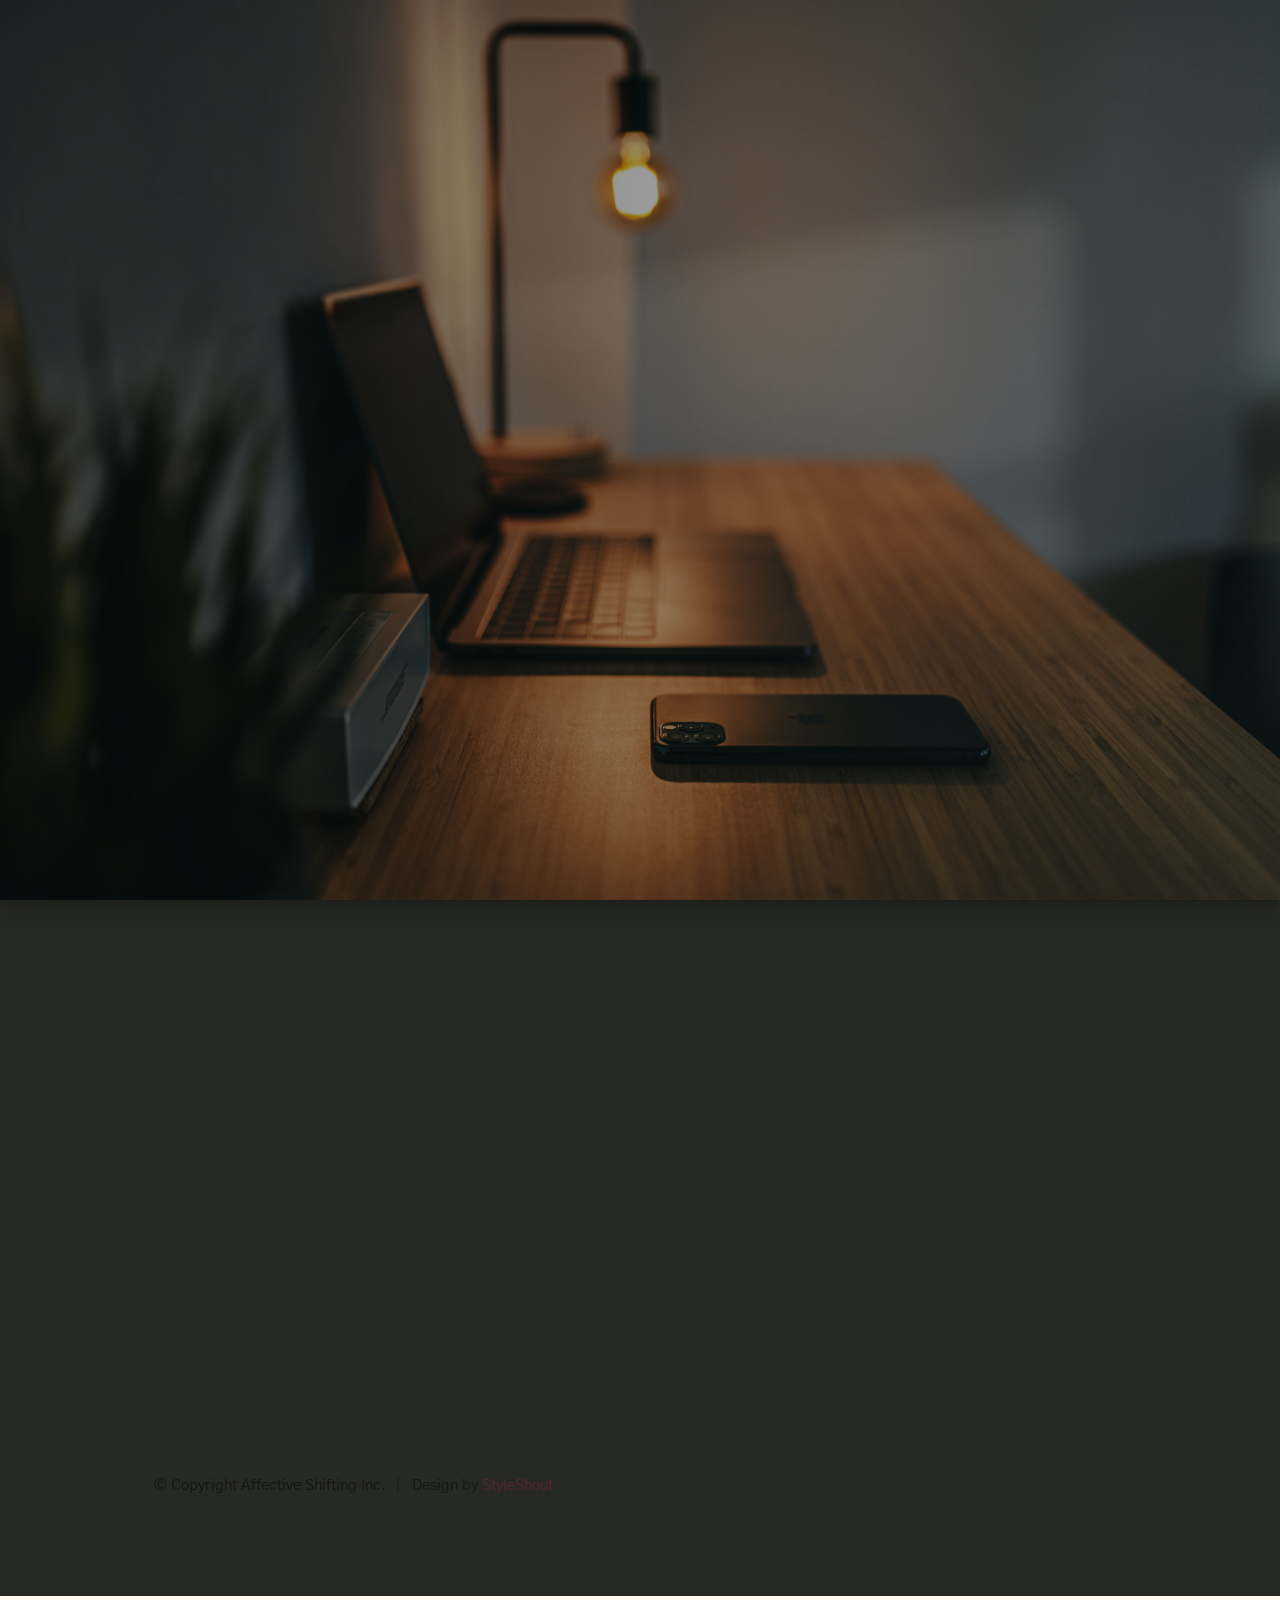
<file: KMFC/index-static-orig.html>
<!DOCTYPE html>
<html class="no-js" lang="en">
<head>

    <!--- basic page needs
    ================================================== -->
    <meta charset="utf-8">
    <title>Knox - Static</title>
    <meta name="description" content="">
    <meta name="author" content="">

    <!-- mobile specific metas
    ================================================== -->
    <meta name="viewport" content="width=device-width, initial-scale=1">

    <!-- CSS
    ================================================== -->
    <link rel="stylesheet" href="css/vendor.css">
    <link rel="stylesheet" href="css/styles.css">

    <!-- favicons
    ================================================== -->
    <link rel="apple-touch-icon" sizes="180x180" href="apple-touch-icon.png">
    <link rel="icon" type="image/png" sizes="32x32" href="favicon-32x32.png">
    <link rel="icon" type="image/png" sizes="16x16" href="favicon-16x16.png">
    <link rel="manifest" href="site.webmanifest">

</head>

<body id="top" class="ss-preload theme-static">


    <!-- preloader
    ================================================== -->
    <div id="preloader">
        <div id="loader" class="dots-fade">
            <div></div>
            <div></div>
            <div></div>
        </div>
    </div>


    <!-- intro
    ================================================== -->
    <section id="intro" class="s-intro">

        <div class="s-intro__bg"></div>

        <header class="s-intro__header"> 
            <div class="s-intro__logo">
                <a class="logo" href="index-static.html">
                    <img src="images/logo.png" alt="Homepage">
                </a>
            </div>
        </header>  <!-- s-intro__header -->

        <div class="row s-intro__content">
            <div class="column">

                <div class="text-pretitle">
                    Nice to meet you.
                </div>

                <h1 class="text-huge-title">
                We are preparing <br>
                something exciting <br>
                & amazing for you.
                </h1>

                <div class="s-intro__content-bottom">

                    <div class="s-intro__content-bottom-block">
                        <h5>Launching in</h5>
            
                        <div class="counter">
                            <div class="counter__time">
                                <span class="ss-days">000</span>
                                <span>D</span>
                            </div>
                            <div class="counter__time">
                                <span class="ss-hours">00</span>
                                <span>H</span>
                            </div>
                            <div class="counter__time minutes">
                                <span class="ss-minutes">00</span>
                                <span>M</span>
                            </div>
                            <div class="counter__time">
                                <span class="ss-seconds">00</span>
                                <span>S</span>
                            </div>
                        </div>  <!-- end counter -->

                    </div> <!-- end s-intro-content__bottom-block -->

                    <div class="s-intro__content-bottom-block">

                        <h5>Follow Us</h5>

                        <ul class="social">
                            <li><a href="">FB</a></li>
                            <li><a href="">TW</a></li>
                            <li><a href="">IG</a></li>
                            <li><a href="">DB</a></li>
                            <li><a href="">BH</a></li>
                        </ul>

                    </div> <!-- end s-intro-content__bottom-block -->

                </div> <!-- end s-intro-content__bottom -->

            </div>
        </div> <!-- s-intro__content -->

        <div class="s-intro__notify">
            <button type="button" class="btn--stroke btn--small ss-modal-trigger">
                Notify Me
            </button>
        </div> <!-- s-intro__notify -->

        <div hidden class="s-intro__modal ss-modal">
            <div class="ss-modal__inner">

                <span class="ss-modal__close"></span>

                <svg viewBox="0 0 15 15" fill="none" xmlns="http://www.w3.org/2000/svg" width="30" height="30"><path d="M.5 4.5l7 4 7-4m-13-3h12a1 1 0 011 1v10a1 1 0 01-1 1h-12a1 1 0 01-1-1v-10a1 1 0 011-1z" stroke="var(--color-2-dark)"></path></svg>
                
                <h4>Sign Up</h4>

                <p class="ss-modal__text">
                Be the first to know about the latest updates and
                get exclusive offer on our grand opening.
                </p>

                <form id="mc-form" class="mc-form">
                    <input type="email" name="EMAIL" id="mce-EMAIL" class="u-fullwidth text-center" placeholder="Email Address" title="The domain portion of the email address is invalid (the portion after the @)." pattern="^([^\x00-\x20\x22\x28\x29\x2c\x2e\x3a-\x3c\x3e\x40\x5b-\x5d\x7f-\xff]+|\x22([^\x0d\x22\x5c\x80-\xff]|\x5c[\x00-\x7f])*\x22)(\x2e([^\x00-\x20\x22\x28\x29\x2c\x2e\x3a-\x3c\x3e\x40\x5b-\x5d\x7f-\xff]+|\x22([^\x0d\x22\x5c\x80-\xff]|\x5c[\x00-\x7f])*\x22))*\x40([^\x00-\x20\x22\x28\x29\x2c\x2e\x3a-\x3c\x3e\x40\x5b-\x5d\x7f-\xff]+|\x5b([^\x0d\x5b-\x5d\x80-\xff]|\x5c[\x00-\x7f])*\x5d)(\x2e([^\x00-\x20\x22\x28\x29\x2c\x2e\x3a-\x3c\x3e\x40\x5b-\x5d\x7f-\xff]+|\x5b([^\x0d\x5b-\x5d\x80-\xff]|\x5c[\x00-\x7f])*\x5d))*(\.\w{2,})+$" required>
                    <input type="submit" name="subscribe" value="Subscribe" class="btn--small btn--primary u-fullwidth">
                    <!-- <div style="position: absolute; left: -5000px;" aria-hidden="true"><input type="text" name="b_cdb7b577e41181934ed6a6a44_9a91cfe7b3" tabindex="-1" value=""></div> -->
                    <div class="mc-status"></div>
                </form>

            </div> <!-- end ss-modal__inner -->
        </div> <!-- end ss-modal -->

        <div class="s-intro__scroll">
            <a href="#hidden" class="smoothscroll">
                Scroll For More
            </a>
        </div> <!-- s-intro__scroll -->

    </section> <!-- end s-intro -->


    <!-- hidden element
    ================================================== -->
    <div id="hidden" aria-hidden="true" style="opacity: 0;"></div>


    <!-- details
    ================================================== -->
    <section id="details" class="s-details">

        <div class="row">
            <div class="column">

                <h1 class="text-huge-title text-center">
                    Hi, We Are KM Friederichs Coaching.
                </h1>

                <nav class="tab-nav">
                    <ul class="tab-nav__list"> 
                        <li class="active" data-id="tab-about">
                            <a href="#0">
                                <span>About</span>
                            </a>
                        </li>
                        <li>
                            <a href="#tab-services">
                                <span>Services</span>
                            </a>
                        </li>
                        <li>
                            <a href="#tab-contact">
                                <span>Contact</span>
                            </a>
                        </li>
                    </ul>
                </nav> <!-- end tab-nav -->

                <div class="tab-content">

                    <!-- 01 - tab about -->
                    <div id="tab-about" class='tab-content__item'>

                        <div class="row tab-content__item-header">
                            <div class="column">
                                <h2>Our Story.</h2>
                            </div>
                        </div>

                        <div class="row">
                            <div class="column">
                                <p class="lead">
                                Quidem molestiae natus ipsa ut nihil molestiae numquam tenetur. Ipsum quia 
                                sit vitae ipsam et temporibus est. Consequatur recusandae aut aut. Aut esse 
                                sed sint. Sit ipsa velit possimus est. Atque doloribus dicta sit beatae 
                                necessitatibus. Aut voluptate asperiores nostrum eveniet magnam et consequatur 
                                ab accusamus magni.
                                </p>

                                <p>
                                Tempora debitis perspiciatis eum. Repudiandae et aperiam quos exercitationem 
                                enim voluptatem quam sequi temporibus. Ratione quis nihil voluptatem placeat 
                                nemo. Quibusdam delectus magni quas et architecto et repellat a nam.
                                Quasi et voluptates libero sed vel quos in nisi. Error et quis. Impedit autem 
                                porro facilis. Aut voluptate asperiores nostrum eveniet magnam et consequatur 
                                ab accusamus.
                                </p>

                                <div class="row">
                                    <div class="column lg-6 tab-12">
                                        <h4>More About Us.</h4>
                                        <p>
                                        Sed consequatur quia delectus praesentium. Ut unde velit maiores aut sint 
                                        quia molestiae accusamus. Nihil et quidem qui natus ut et. Autem error 
                                        architecto. Pariatur ex repellendus. Occaecati voluptatibus dolorem magni 
                                        molestiae dolore voluptas occaecati asperiores nemo. Est fugiat fuga nesciunt 
                                        ducimus quaerat et placeat natus.
                                        </p>
                                    </div>
                                    <div class="column lg-6 tab-12">
                                        <h4>Need Web Hosting?</h4>
                                        <p>
                                        Need a great reliable web hosting?
                                        We highly recommend <a href="https://www.dreamhost.com/r.cgi?287326">DreamHost</a>.
                                        Powerful web and Wordpress hosting. Guaranteed. Starting at $2.95 per month.
                                        </p>
                                        <a href="https://www.dreamhost.com/r.cgi?287326" class="btn btn--stroke u-fullwidth">Get Started Now</a>
                                    </div>
                                </div>
                            </div>
                        </div>
                        
                    </div> <!-- end 01 - tab about -->

                    <!-- 02 - tab services -->
                    <div id="tab-services" class='tab-content__item'>

                        <div class="row tab-content__item-header">
                            <div class="column">
                                <h2>What We Do.</h2>
                            </div>
                        </div>

                        <div class="row">
                            <div class="column">
                                <p class="lead">
                                Sit ut cum molestiae. Dolore ducimus qui quasi. Fugiat consequatur sit vel illum vel et 
                                a delectus. Vel sequi vitae voluptatem perspiciatis eligendi. Voluptatibus optio natus 
                                asperiores est commodi amet quia architecto. Dolores necessitatibus et. Voluptatibus 
                                optio natus asperiores est commodi amet quia architecto. Dolores necessitatibus et.
                                </p>
                            </div>
                        </div>

                        <div class="row services-list block-lg-one-half block-md-one-half block-tab-whole">

                            <div class="column services-list__item">
                                <div class="services-list__item-content">
                                    <h4 class="item-title">Brand Identity</h4>
                                    <p>
                                    Sit ut cum molestiae. Dolore ducimus qui quasi. Fugiat consequatur sit vel illum vel et 
                                    a delectus. Vel sequi vitae voluptatem perspiciatis eligendi. Voluptatibus optio natus 
                                    asperiores est commodi amet quia architecto. Dolores necessitatibus et.
                                    </p>
                                </div>
                            </div>
                
                            <div class="column services-list__item">
                                <div class="services-list__item-content">
                                    <h4 class="item-title">Illustration</h4>
                                    <p>
                                    Sit ut cum molestiae. Dolore ducimus qui quasi. Fugiat consequatur sit vel illum vel et 
                                    a delectus. Vel sequi vitae voluptatem perspiciatis eligendi. Voluptatibus optio natus 
                                    asperiores est commodi amet quia architecto. Dolores necessitatibus et.
                                    </p>
                                </div>
                            </div>
                
                            <div class="column services-list__item">
                                <div class="services-list__item-content">
                                    <h4 class="item-title">Web Design</h4>
                                    <p>
                                    Sit ut cum molestiae. Dolore ducimus qui quasi. Fugiat consequatur sit vel illum vel et 
                                    a delectus. Vel sequi vitae voluptatem perspiciatis eligendi. Voluptatibus optio natus 
                                    asperiores est commodi amet quia architecto. Dolores necessitatibus et.
                                    </p>
                                </div>
                            </div>
                
                            <div class="column services-list__item">
                                <div class="services-list__item-content">
                                    <h4 class="item-title">Product Strategy</h4>
                                    <p>
                                    Sit ut cum molestiae. Dolore ducimus qui quasi. Fugiat consequatur sit vel illum vel et 
                                    a delectus. Vel sequi vitae voluptatem perspiciatis eligendi. Voluptatibus optio natus 
                                    asperiores est commodi amet quia architecto. Dolores necessitatibus et.
                                    </p>
                                </div>
                            </div>
                
                            <div class="column services-list__item">
                                <div class="services-list__item-content">
                                    <h4 class="item-title">UI/UX Design</h4>
                                    <p>
                                    Sit ut cum molestiae. Dolore ducimus qui quasi. Fugiat consequatur sit vel illum vel et 
                                    a delectus. Vel sequi vitae voluptatem perspiciatis eligendi. Voluptatibus optio natus 
                                    asperiores est commodi amet quia architecto. Dolores necessitatibus et.
                                    </p>
                                </div>
                            </div>
                
                            <div class="column services-list__item">
                                <div class="services-list__item-content">
                                    <h4 class="item-title">E-Commerce</h4>
                                    <p>
                                    Sit ut cum molestiae. Dolore ducimus qui quasi. Fugiat consequatur sit vel illum vel et 
                                    a delectus. Vel sequi vitae voluptatem perspiciatis eligendi. Voluptatibus optio natus 
                                    asperiores est commodi amet quia architecto. Dolores necessitatibus et.
                                    </p>
                                </div>
                            </div>
                
                        </div> <!-- end services-list -->
                        
                    </div> <!-- end 02 - tab services -->

                    <!-- 03 - tab contact -->
                    <div id="tab-contact" class="tab-content__item">

                        <div class="row tab-content__item-header">
                            <div class="column">
                                <h2>Get in Touch.</h2>
                            </div>
                        </div>

                        <div class="row">
                            <div class="column">
                                
                                <p class="lead">
                                Voluptates laborum eum quas. Pariatur impedit sit veniam est 
                                et quasi voluptas voluptatem. Cumque hic enim perferendis 
                                amet odit in molestias debitis. Facere nulla qui pariatur 
                                quasi mollitia et. Et dolorem dolorum quo in sit architecto.
                                </p>

                                <div class="row">
                                    <div class="column lg-6 tab-12">
                                        <h4>Where to Find Us</h4>
                
                                        <p>
                                        1600 Amphitheatre Parkway<br>
                                        Mountain View, CA<br>
                                        94043 US
                                        </p>
                
                                    </div>
                
                                    <div class="column lg-6 tab-12">
                                        <h4>Follow Us</h4>
                
                                        <ul class="link-list">
                                            <li><a href="#0">Facebook</a></li>
                                            <li><a href="#0">Twitter</a></li>
                                            <li><a href="#0">Instagram</a></li>
                                        </ul>
                
                                    </div>
                                </div>

                                <p class="tab-content__item-bottom">
                                    <a href="mailto:#0" class="contact-email">katja.milena.friederichs@gmail.com</a>
                                    <span class="contact-number"> 
                                        <a href="tel:197-543-2345">+197 543 2345</a> 
                                        <span>/</span>
                                        <a href="tel:123-456-9000">+123 456 9000</a>
                                    </span>
                                </p>

                            </div>
                        </div>
                        
                    </div> <!-- end 03 - tab contact -->

                </div> <!-- end tab content -->

                <!-- footer  -->
                <footer>
                    <div class="ss-copyright">
                        <span>© Copyright Affective Shifting Inc.</span> 
                        <span>Design by <a href="https://www.styleshout.com/">StyleShout</a></span>
                    </div>
                </footer>

            </div>
        </div>

        <div class="ss-go-top">
            <a class="smoothscroll" title="Back to Top" href="#top">
                <span>Back to Top</span>
                <svg viewBox="0 0 15 15" fill="none" xmlns="http://www.w3.org/2000/svg" width="26" height="26"><path d="M7.5 1.5l.354-.354L7.5.793l-.354.353.354.354zm-.354.354l4 4 .708-.708-4-4-.708.708zm0-.708l-4 4 .708.708 4-4-.708-.708zM7 1.5V14h1V1.5H7z" fill="currentColor"></path></svg>
             </a>
        </div> <!-- end ss-go-top -->

    </section> <!-- end s-details -->


    <!-- Java Script
    ================================================== -->
    <script src="js/plugins.js"></script>
    <script src="js/main.js"></script>

</body>

</html>
</file>
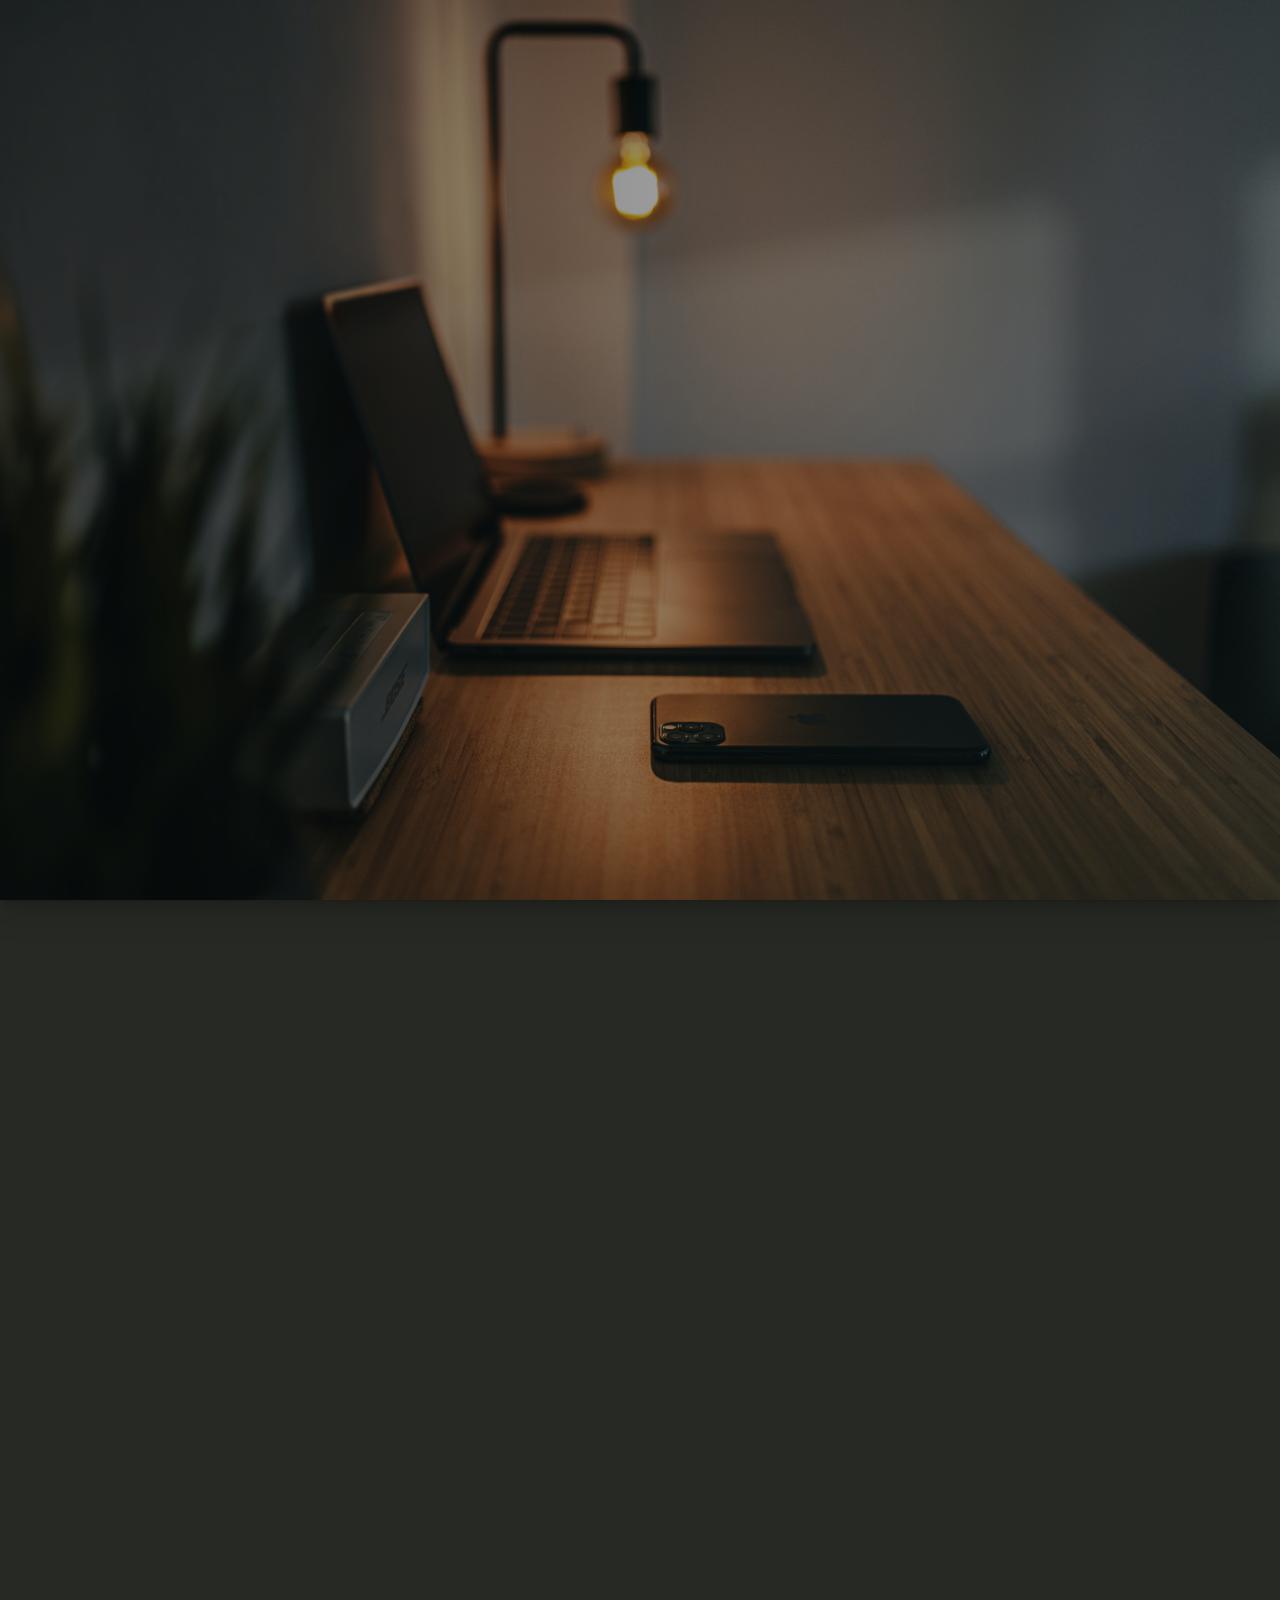
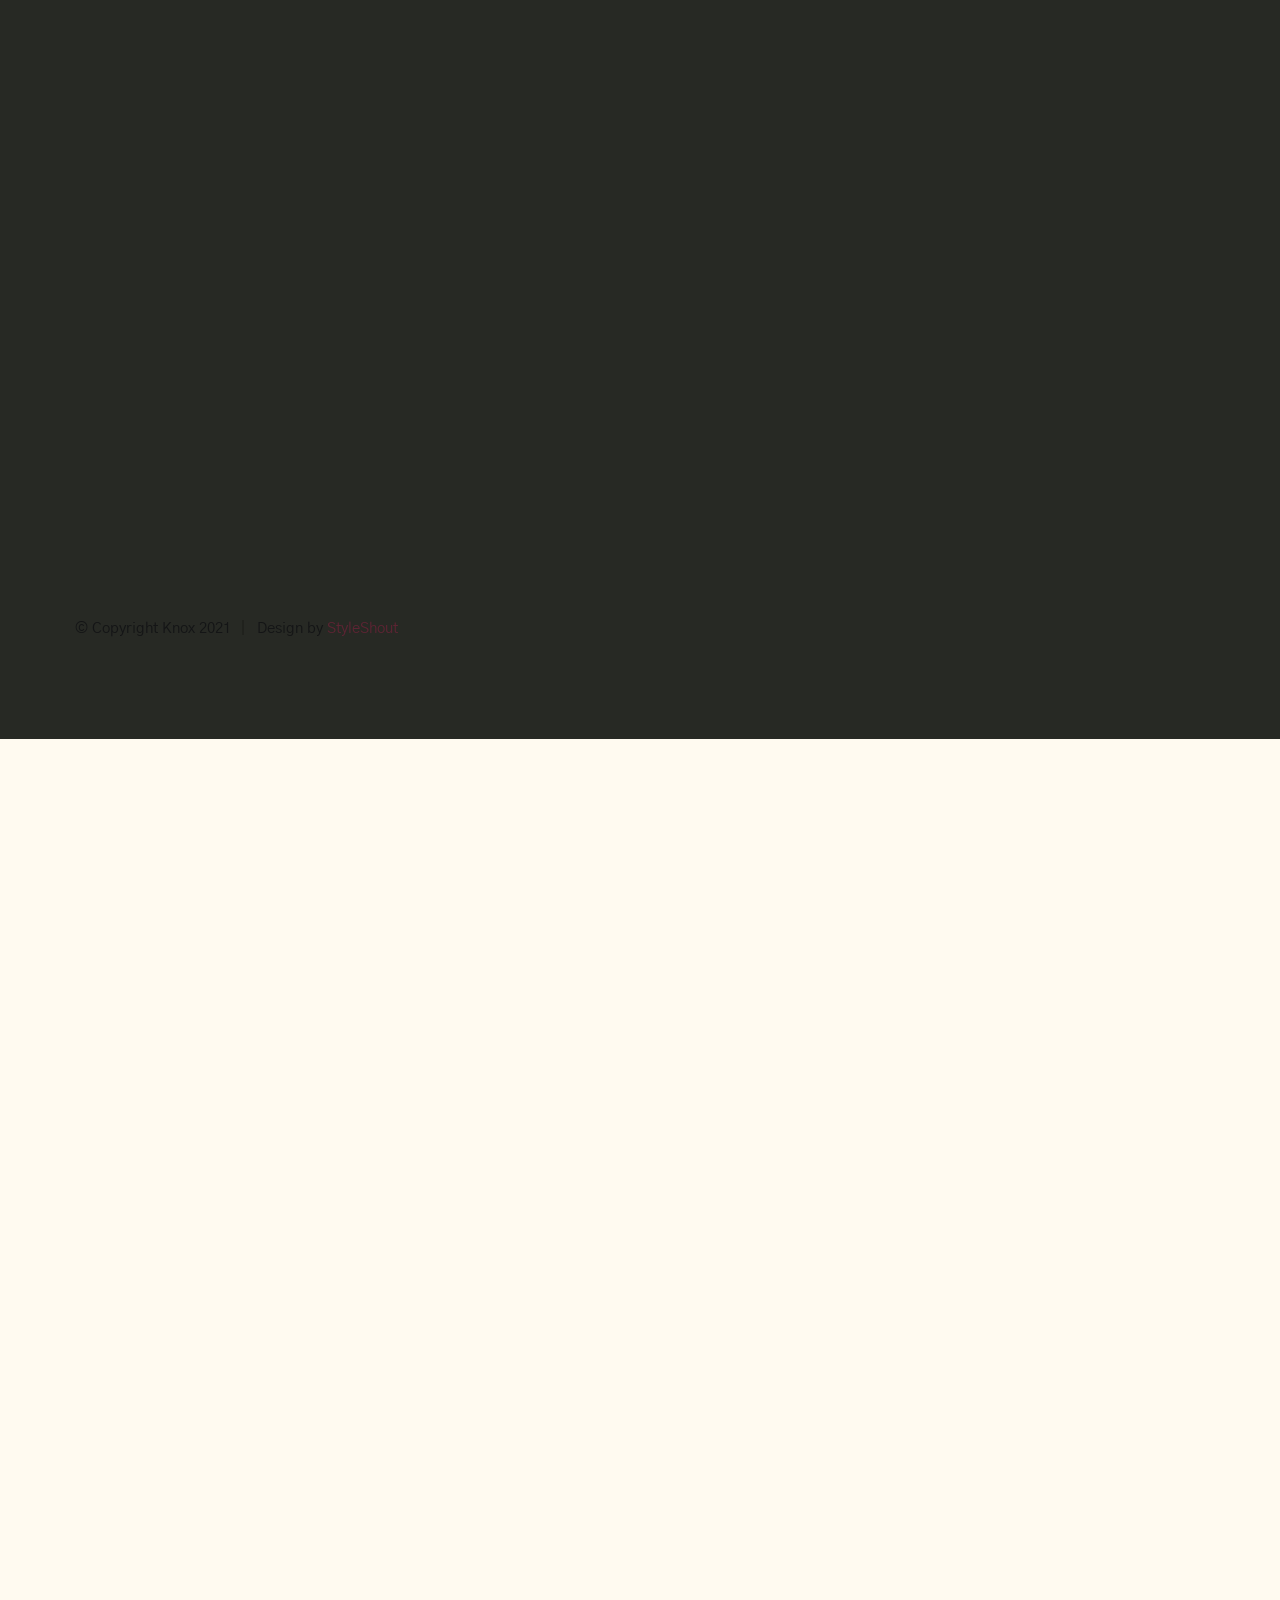
<file: KMFC/styles.html>
<!DOCTYPE html>
<html class="no-js" lang="en">
<head>

    <!--- basic page needs
    ================================================== -->
    <meta charset="utf-8">
    <title>Knox - Styles</title>
    <meta name="description" content="">
    <meta name="author" content="">

    <!-- mobile specific metas
    ================================================== -->
    <meta name="viewport" content="width=device-width, initial-scale=1">

    <!-- CSS
    ================================================== -->
    <link rel="stylesheet" href="css/vendor.css">
    <link rel="stylesheet" href="css/styles.css">

    <style type="text/css" media="screen">
        .s-details .row {
            max-width: var(--width-max);
        }
        .s-details .intro h1 {
            margin-top: 0;
        }
    </style>


    <!-- favicons
    ================================================== -->
    <link rel="apple-touch-icon" sizes="180x180" href="apple-touch-icon.png">
    <link rel="icon" type="image/png" sizes="32x32" href="favicon-32x32.png">
    <link rel="icon" type="image/png" sizes="16x16" href="favicon-16x16.png">
    <link rel="manifest" href="site.webmanifest">

</head>

<body id="top" class="ss-preload theme-static">


    <!-- preloader
    ================================================== -->
    <div id="preloader">
        <div id="loader" class="dots-fade">
            <div></div>
            <div></div>
            <div></div>
        </div>
    </div>


    <!-- intro
    ================================================== -->
    <section id="intro" class="s-intro">

        <div class="s-intro__bg"></div>

        <header class="s-intro__header"> 
            <div class="s-intro__logo">
                <a class="logo" href="index-static.html">
                    <img src="images/logo.svg" alt="Homepage">
                </a>
            </div>
        </header>  <!-- s-intro__header -->

        <div class="row s-intro__content">
            <div class="column">

                <div class="text-pretitle">
                    Nice to meet you.
                </div>

                <h1 class="text-huge-title">
                We are preparing <br>
                something exciting <br>
                & amazing for you.
                </h1>

                <div class="s-intro__content-bottom">

                    <div class="s-intro__content-bottom-block">
                        <h5>Launching in</h5>
            
                        <div class="counter">
                            <div class="counter__time">
                                <span class="ss-days">000</span>
                                <span>D</span>
                            </div>
                            <div class="counter__time">
                                <span class="ss-hours">00</span>
                                <span>H</span>
                            </div>
                            <div class="counter__time minutes">
                                <span class="ss-minutes">00</span>
                                <span>M</span>
                            </div>
                            <div class="counter__time">
                                <span class="ss-seconds">00</span>
                                <span>S</span>
                            </div>
                        </div>  <!-- end counter -->

                    </div> <!-- end s-intro-content__bottom-block -->

                    <div class="s-intro__content-bottom-block">

                        <h5>Follow Us</h5>

                        <ul class="social">
                            <li><a href="">FB</a></li>
                            <li><a href="">TW</a></li>
                            <li><a href="">IG</a></li>
                            <li><a href="">DB</a></li>
                            <li><a href="">BH</a></li>
                        </ul>

                    </div> <!-- end s-intro-content__bottom-block -->

                </div> <!-- end s-intro-content__bottom -->

            </div>
        </div> <!-- s-intro__content -->

        <div class="s-intro__notify">
            <button type="button" class="btn--stroke btn--small ss-modal-trigger">
                Notify Me
            </button>
        </div> <!-- s-intro__notify -->

        <div hidden class="s-intro__modal ss-modal">
            <div class="ss-modal__inner">

                <span class="ss-modal__close"></span>

                <svg viewBox="0 0 15 15" fill="none" xmlns="http://www.w3.org/2000/svg" width="30" height="30"><path d="M.5 4.5l7 4 7-4m-13-3h12a1 1 0 011 1v10a1 1 0 01-1 1h-12a1 1 0 01-1-1v-10a1 1 0 011-1z" stroke="var(--color-2-dark)"></path></svg>
                
                <h4>Sign Up</h4>

                <p class="ss-modal__text">
                Be the first to know about the latest updates and
                get exclusive offer on our grand opening.
                </p>

                <form id="mc-form" class="mc-form">
                    <input type="email" name="EMAIL" id="mce-EMAIL" class="u-fullwidth text-center" placeholder="Email Address" title="The domain portion of the email address is invalid (the portion after the @)." pattern="^([^\x00-\x20\x22\x28\x29\x2c\x2e\x3a-\x3c\x3e\x40\x5b-\x5d\x7f-\xff]+|\x22([^\x0d\x22\x5c\x80-\xff]|\x5c[\x00-\x7f])*\x22)(\x2e([^\x00-\x20\x22\x28\x29\x2c\x2e\x3a-\x3c\x3e\x40\x5b-\x5d\x7f-\xff]+|\x22([^\x0d\x22\x5c\x80-\xff]|\x5c[\x00-\x7f])*\x22))*\x40([^\x00-\x20\x22\x28\x29\x2c\x2e\x3a-\x3c\x3e\x40\x5b-\x5d\x7f-\xff]+|\x5b([^\x0d\x5b-\x5d\x80-\xff]|\x5c[\x00-\x7f])*\x5d)(\x2e([^\x00-\x20\x22\x28\x29\x2c\x2e\x3a-\x3c\x3e\x40\x5b-\x5d\x7f-\xff]+|\x5b([^\x0d\x5b-\x5d\x80-\xff]|\x5c[\x00-\x7f])*\x5d))*(\.\w{2,})+$" required>
                    <input type="submit" name="subscribe" value="Subscribe" class="btn--small btn--primary u-fullwidth">
                    <!-- <div style="position: absolute; left: -5000px;" aria-hidden="true"><input type="text" name="b_cdb7b577e41181934ed6a6a44_9a91cfe7b3" tabindex="-1" value=""></div> -->
                    <div class="mc-status"></div>
                </form>

            </div> <!-- end ss-modal__inner -->
        </div> <!-- end ss-modal -->

        <div class="s-intro__scroll">
            <a href="#hidden" class="smoothscroll">
                Scroll For More
            </a>
        </div> <!-- s-intro__scroll -->

    </section> <!-- end s-intro -->


    <!-- hidden element
    ================================================== -->
    <div id="hidden" aria-hidden="true" style="opacity: 0;"></div>


    <!-- details
    ================================================== -->
    <section id="details" class="s-details">

        <div class="row">

            <div class="column lg-12 intro">

                <h1>Style Guide.</h1>

                <p class="lead">Lorem ipsum Officia elit ad tempor dolore est ex incididunt incididunt occaecat culpa deserunt 
                sunt labore in cillum ullamco magna in Excepteur consequat in reprehenderit proident mollit incididunt officia commodo.
                Duis ea officia sed dolor pariatur enim dolore dolore quis incididunt nulla exercitation commodo veniam et ea incididunt.
                </p>

                <hr>
            </div>

        </div> <!-- end row -->

        <div class="row">

            <div class="column lg-6 tab-12">

                <h3>Paragraph and Image</h3>

                <p><a href="#"><img width="120" height="120" class="u-pull-left" alt="sample-image" src="images/sample-image.jpg"></a>
                Lorem ipsum dolor sit amet, consectetuer adipiscing elit. Donec libero. Suspendisse bibendum.Cras id urna. Morbi 
                tincidunt, orci ac convallis aliquam, lectus turpis varius lorem, eu posuere nunc justo tempus leo. Donec mattis, 
                purus nec placerat bibendum, dui pede condimentum odio, ac blandit ante orci ut diam. Cras fringilla magna. 
                Phasellus suscipit, leo a pharetra condimentum, lorem tellus eleifend magna, eget fringilla velit magna id 
                neque posuere nunc justo tempus leo. </p>

                <p>
                Lorem ipsum dolor sit amet, consectetuer adipiscing elit. Donec libero. Suspendisse bibendum. Cras id urna. 
                Morbi tincidunt, orci ac convallis aliquam, lectus turpis varius lorem, eu posuere nunc justo tempus leo. 
                Donec mattis, purus nec placerat bibendum, dui pede condimentumodio, ac blandit ante orci ut diam.	
                </p>

                <p>A <a href="#">link</a>,
                <abbr title="this really isn't a very good description">abbrebation</abbr>,
                <strong>strong text</strong>,
                <em>em text</em>,
                <del>deleted text</del>, and
                <mark>this is a mark text.</mark>
                <code>.code</code>
                </p>

            </div>

            <div class="column lg-6 tab-12">

                <h3>Drop Caps</h3>

                <p class="drop-cap">Far far away, behind the word mountains, far from the countries Vokalia and Consonantia,
                there live the blind texts. Separated they live in Bookmarksgrove right at the coast of the
                Semantics, a large language ocean. A small river named Duden flows by their place and supplies it with the 
                necessary regelialia. Morbi tincidunt, orci ac convallis aliquam, lectus turpis varius lorem, 
                euposuere nunc justo tempus leo. Donec mattis, purus nec placerat bibendum, dui pede condimentum odio, 
                ac blandit ante orci ut diam. Cras fringilla magna. Phasellus suscipit, leo a pharetra condimentum, 
                lorem tellus eleifend magna, eget fringilla velit magna id neque.
                </p>

                <h3>Small Print</h3>

                <p><small>Lorem ipsum dolor sit amet, consectetuer adipiscing elit. Donec libero.</small></p>

            </div>

        </div> <!-- end row -->

        <div class="row">

            <div class="column lg-6 tab-12">

                <h3 class="u-add-bottom">Pull Quotes</h3>

                <p>
                Perspiciatis nemo unde et nobis modi consequatur officia amet. Ut enim 
                tenetur provident maiores. Perspiciatis asperiores incidunt sequi 
                quisquam. Enim aut. 
                </p>

                <figure class="pull-quote">
                    <blockquote>
                        <p>
                        When you look in the eyes of grace, when you meet grace, 
                        when you embrace grace, when you see the nail prints in 
                        grace’s hands and the fire in his eyes, when you feel his 
                        relentless love for you - it will not motivate you to sin. 
                        It will motivate you to righteousness.
                        </p>

                        <footer>
                            <cite>Judah Smith</cite>
                        </footer>
                    </blockquote>
                </figure>


            </div>

            <div class="column lg-6 tab-12">

                <h3 class="u-add-bottom">Block Quotes</h3>

                <blockquote cite="http://where-i-got-my-info-from.com">
                    <p>
                    For God so loved the world, that he gave his only Son, that whoever believes in 
                    him should not perish but have eternal life. For God did not send his Son into 
                    the world to condemn the world, but in order that the world might be 
                    saved through him.
                    </p>

                    <footer>
                        <cite>
                            <a href="#0">John 3:16-17 ESV</a>
                        </cite>
                    </footer>

                </blockquote>

                <blockquote>
                    <p>There is a God-shaped vacuum in the heart of each man which cannot be satisfied 
                    by any created thing but only by God the Creator.</p>

                    <footer>
                        <cite>Blaise Pascal</cite>
                    </footer>

                </blockquote>

            </div>

        </div> <!-- end row -->

        <div class="row u-add-half-bottom">

            <div class="column lg-6 tab-12">

                <h3>Example Lists</h3>

                <ol>
                    <li>Here is an example</li>
                    <li>of an ordered list.</li>
                    <li>A parent list item.
                        <ul>
                            <li>one</li>
                            <li>two</li>
                            <li>three</li>
                        </ul>
                        </li>
                        <li>A list item.</li>
                    </ol>

                <ul class="disc">
                    <li>Here is an example</li>
                    <li>of an unordered list.</li>
                </ul>

                <h3>Definition Lists</h3>

                <h5>a) Multi-line Definitions (default) </h5>

                <dl class="dictionary-style">
                    <dt><strong>This is a term</strong></dt>
                        <dd>this is the definition of that term, which both live in a <code>dl</code>.</dd>
                    <dt><strong>Another Term</strong></dt>
                        <dd>And it gets a definition too, which is this line</dd>
                        <dd>This is a 2<sup>nd</sup> definition for a single term. A <code>dt</code> may be followed by multiple <code>dd</code>s.</dd>
                </dl>

                <h3 class="u-add-bottom">Skill Bars</h3>

                <ul class="skill-bars">
                    <li>
                    <div class="progress percent90"><span>90%</span></div>
                    <strong>HTML</strong>
                    </li>
                    <li>
                    <div class="progress percent85"><span>85%</span></div>
                    <strong>CSS</strong>
                    </li>
                    <li>
                    <div class="progress percent70"><span>70%</span></div>
                    <strong>Javascript</strong>
                    </li>
                    <li>
                    <div class="progress percent95"><span>95%</span></div>
                    <strong>PHP</strong>
                    </li>
                    <li>
                    <div class="progress percent75"><span>75%</span></div>
                    <strong>Illustrator</strong>
                    </li>
                    <li>
                    <div class="progress percent90"><span>90%</span></div>
                    <strong>Figma</strong>
                    </li>
                </ul>

            </div>

            <div class="column lg-6 tab-12">

                <h3 class="u-add-bottom">Buttons</h3>

                <p>
                    <a class="btn btn--primary u-fullwidth" href="#0">Primary Button</a>
                    <a class="btn u-fullwidth" href="#0">Default Button</a>
                    <a class="btn btn--stroke u-fullwidth" href="#0">Stroke Button</a>
                </p>

                <h3>Stats Tabs</h3>

                <ul class="stats-tabs">
                    <li><a href="#0">1,234 <em>Peter</em></a></li>
                    <li><a href="#0">567 <em>James</em></a></li>
                    <li><a href="#0">23,456 <em>John</em></a></li>
                    <li><a href="#0">3,456 <em>Andrew</em></a></li>
                    <li><a href="#0">456 <em>Philip</em></a></li>
                    <li><a href="#0">26 <em>Matthew</em></a></li>
                </ul>

                <h3 class="u-add-bottom">Code</h3>

    <pre><code class="language-css">
    code {
    font-size: 1.4rem;
    margin: 0 .2rem;
    padding: .2rem .6rem;
    white-space: nowrap;
    background: #F1F1F1;
    border: 1px solid #E1E1E1;	
    border-radius: 3px;
    }
    </code></pre>

            </div>

        </div> <!-- end row -->

        <div class="row u-add-half-bottom">

            <div class="column lg-6 tab-12">
                    
                <h1>H1 Heading Doloremque dolor voluptas est sequi omnis.</h1>
                <p>Doloremque dolor voluptas est sequi omnis. Pariatur ut aut. Sed enim tempora qui veniam qui cum vel. 
                Voluptas odit at vitae minima. In assumenda ut. Voluptatem totam impedit accusantium reiciendis excepturi aut qui accusamus praesentium.</p>

                <h2>H2 Heading Doloremque dolor voluptas est sequi omnis.</h2>
                <p>Doloremque dolor voluptas est sequi omnis. Pariatur ut aut. Sed enim tempora qui veniam qui cum vel. 
                Voluptas odit at vitae minima. In assumenda ut. Voluptatem totam impedit accusantium reiciendis excepturi aut qui accusamus praesentium.</p>

                <h3>H3 Heading Doloremque dolor voluptas est sequi omnis.</h3>
                <p>Doloremque dolor voluptas est sequi omnis. Pariatur ut aut. Sed enim tempora qui veniam qui cum vel. 
                Voluptas odit at vitae minima. In assumenda ut. Voluptatem totam impedit accusantium reiciendis excepturi aut qui accusamus praesentium.</p>

                
            </div>

            <div class="column lg-6 tab-12">
                <h4>H4 Heading Doloremque dolor voluptas est sequi omnis.</h4>
                <p>Doloremque dolor voluptas est sequi omnis. Pariatur ut aut. Sed enim tempora qui veniam qui cum vel. 
                Voluptas odit at vitae minima. In assumenda ut. Voluptatem totam impedit accusantium reiciendis excepturi aut qui accusamus praesentium.</p>

                <h5>H5 Heading Doloremque dolor voluptas est sequi omnis.</h5>
                <p>Doloremque dolor voluptas est sequi omnis. Pariatur ut aut. Sed enim tempora qui veniam qui cum vel. 
                Voluptas odit at vitae minima. In assumenda ut. Voluptatem totam impedit accusantium reiciendis excepturi aut qui accusamus praesentium.</p>

                <h6>H6 Heading Doloremque dolor voluptas est sequi omnis.</h6>
                <p>Doloremque dolor voluptas est sequi omnis. Pariatur ut aut. Sed enim tempora qui veniam qui cum vel. 
                Voluptas odit at vitae minima. In assumenda ut. Voluptatem totam impedit accusantium reiciendis excepturi aut qui accusamus praesentium.</p>
    
                
            </div>

        </div> <!-- end row -->

        <div class="row u-add-half-bottom">

            <div class="column lg-6 tab-12">

                <h3 class="u-add-bottom">Responsive Image</h3>

                <figure>
                    <img src="images/wheel-500.jpg" 
                    srcset="images/wheel-1000.jpg 1000w, 
                    images/wheel-500.jpg 500w" 
                    sizes="(max-width: 1000px) 100vw, 1000px" alt="">

                    <figcaption>
                        Here is some random picture.
                    </figcaption>
                </figure>

            </div>

            <div class="column lg-6 tab-12">

                <h3 class="u-add-bottom">Responsive video</h3>

                <div class="video-container">
                <iframe src="https://player.vimeo.com/video/14592941?color=00a650&title=0&byline=0&portrait=0" width="500" height="281" frameborder="0" webkitallowfullscreen mozallowfullscreen allowfullscreen></iframe> 
                </div>

            </div>
            
        </div> <!-- end row -->

        <div class="row u-add-bottom">

            <div class="column lg-12">

                <h3>Tables</h3>
                <p>Be sure to use properly formed table markup with <code>&lt;thead&gt;</code> and <code>&lt;tbody&gt;</code> when building a <code>table</code>.</p>

                <div class="table-responsive">

                    <table>
                            <thead>
                            <tr>
                                <th>Name</th>
                                <th>Age</th>
                                <th>Sex</th>
                                <th>Location</th>
                            </tr>
                            </thead>
                            <tbody>
                            <tr>
                                <td>William J. Seymour</td>
                                <td>34</td>
                                <td>Male</td>
                                <td>Azusa Street</td>
                            </tr>
                            <tr>
                                <td>Jennie Evans Moore</td>
                                <td>30</td>
                                <td>Female</td>
                                <td>Azusa Street</td>
                            </tr>
                            </tbody>
                    </table>

                </div>

            </div>
            
        </div> <!-- end row -->

        <div class="row">

            <div class="column lg-12">
                <h3>Pagination</h3>

                <nav class="pgn">
                    <ul>
                        <li>
                            <a class="pgn__prev" href="#0">
                                <svg xmlns="http://www.w3.org/2000/svg" width="24" height="24" viewBox="0 0 24 24"><path d="M12.707 17.293L8.414 13H18v-2H8.414l4.293-4.293-1.414-1.414L4.586 12l6.707 6.707z"/></svg>
                            </a>
                        </li>
                        <li><a class="pgn__num" href="#0">1</a></li>
                        <li><span class="pgn__num current">2</span></li>
                        <li><a class="pgn__num" href="#0">3</a></li>
                        <li><a class="pgn__num" href="#0">4</a></li>
                        <li><a class="pgn__num" href="#0">5</a></li>
                        <li><span class="pgn__num dots">…</span></li>
                        <li><a class="pgn__num" href="#0">8</a></li>
                        <li>
                            <a class="pgn__next" href="#0">
                                <svg xmlns="http://www.w3.org/2000/svg" width="24" height="24" viewBox="0 0 24 24"><path d="M11.293 17.293l1.414 1.414L19.414 12l-6.707-6.707-1.414 1.414L15.586 11H6v2h9.586z"/></svg>
                            </a>
                        </li>
                    </ul>
                </nav>
            </div>

        </div> <!-- end row -->

        <div class="row">

            <div class="column lg-6 tab-12">

                <h3 class="u-add-bottom">Form Styles</h3>

                <form>
                    <div>
                        <label for="sampleInput">Your email</label>
                        <input class="u-fullwidth" type="email" placeholder="test@mailbox.com" id="sampleInput">
                    </div>
                    <div>
                        <label for="sampleRecipientInput">Reason for contacting</label>
                        <div class="ss-custom-select">
                            <select class="u-fullwidth" id="sampleRecipientInput">
                                <option value="Option 1">Questions</option>
                                <option value="Option 2">Report</option>
                                <option value="Option 3">Others</option>
                            </select>
                        </div>
                    </div>
                    
                    <label for="exampleMessage">Message</label>
                    <textarea class="u-fullwidth" placeholder="Your message" id="exampleMessage"></textarea>

                    <label class="u-add-bottom">
                        <input type="checkbox">
                        <span class="label-text">Send a copy to yourself</span>
                    </label>
                
                    <input class="btn--primary u-fullwidth" type="submit" value="Submit">
                </form>

            </div>

            <div class="column lg-6 tab-12">

                <h3>Alert Boxes</h3>

                <br>
                
                <div class="alert-box alert-box--error">
                    <p>Error Message. Your Message Goes Here.</p>
                    <span class="alert-box__close"></span>
                </div><!-- end error -->
                        
                <div class="alert-box alert-box--success">
                    <p>Success Message. Your Message Goes Here.</p>
                    <span class="alert-box__close"></span>
                </div><!-- end success -->
                        
                <div class="alert-box alert-box--info">
                    <p>Info Message. Your Message Goes Here.</p>
                    <span class="alert-box__close"></span>
                </div><!-- end info -->
                        
                <div class="alert-box alert-box--notice">
                    <p>Notice Message. Your Message Goes Here.</p>
                    <span class="alert-box__close"></span>
                </div><!-- end notice -->
            
            </div>

        </div> <!-- end row -->

        <div class="row">

            <div class="lg-12 column">
                <h3>Grid Columns</h3>
            </div>

        </div> <!-- Row End-->

        <!--<h4>1/3 Columns</h4>  -->

        <div class="row">

            <div class="lg-4 mob-12 column">
                <p>
                Cras aliquet. Integer faucibus, eros ac molestie placerat, enim tellus varius lacus,
                nec dictum nunc tortor id urna. Suspendisse dapibus ullamcorper pede. Vivamus ligula ipsum,
                faucibus at, tincidunt eget, porttitor non, dolor. 
                </p>
            </div>

            <div class="lg-4 mob-12 column">
                <p>
                Cras aliquet. Integer faucibus, eros ac molestie placerat, enim tellus varius lacus,
                nec dictum nunc tortor id urna. Suspendisse dapibus ullamcorper pede. Vivamus ligula ipsum,
                faucibus at, tincidunt eget, porttitor non, dolor. 
                </p>
            </div>

            <div class="lg-4 mob-12 column">
                <p>
                Cras aliquet. Integer faucibus, eros ac molestie placerat, enim tellus varius lacus,
                nec dictum nunc tortor id urna. Suspendisse dapibus ullamcorper pede. Vivamus ligula ipsum,
                faucibus at, tincidunt eget, porttitor non, dolor. 
                </p>
            </div>

        </div>

        <!--<h4>1/4 Columns</h4>  -->

        <div class="row">

            <div class="lg-3 tab-6 mob-12 column">
                <p>
                Cras aliquet. Integer faucibus, eros ac molestie placerat, enim tellus varius lacus,
                nec dictum nunc tortor id urna. Suspendisse dapibus ullamcorper pede. Vivamus ligula ipsum,
                faucibus at, tincidunt eget, porttitor non, dolor. 
                </p>
            </div>

            <div class="lg-3 tab-6 mob-12 column">
                <p>
                Cras aliquet. Integer faucibus, eros ac molestie placerat, enim tellus varius lacus,
                nec dictum nunc tortor id urna. Suspendisse dapibus ullamcorper pede. Vivamus ligula ipsum,
                faucibus at, tincidunt eget, porttitor non, dolor. 
                </p>
            </div>

            <div class="lg-3 tab-6 mob-12 column">
                <p>
                Cras aliquet. Integer faucibus, eros ac molestie placerat, enim tellus varius lacus,
                nec dictum nunc tortor id urna. Suspendisse dapibus ullamcorper pede. Vivamus ligula ipsum,
                faucibus at, tincidunt eget, porttitor non, dolor. 
                </p>
            </div>

            <div class="lg-3 tab-6 mob-12 column">
                <p>
                Cras aliquet. Integer faucibus, eros ac molestie placerat, enim tellus varius lacus,
                nec dictum nunc tortor id urna. Suspendisse dapibus ullamcorper pede. Vivamus ligula ipsum,
                faucibus at, tincidunt eget, porttitor non, dolor. 
                </p>
            </div>

        </div>

        <!--<h4>1/2 Columns</h4>  -->

        <div class="row">

            <div class="lg-6 mob-12 column">
                <p>
                Cras aliquet. Integer faucibus, eros ac molestie placerat, enim tellus varius lacus,
                nec dictum nunc tortor id urna. Suspendisse dapibus ullamcorper pede. Vivamus ligula ipsum,
                faucibus at, tincidunt eget, porttitor non, dolor. 
                </p>
            </div>

            <div class="lg-6 mob-12 column">
                <p>
                Cras aliquet. Integer faucibus, eros ac molestie placerat, enim tellus varius lacus,
                nec dictum nunc tortor id urna. Suspendisse dapibus ullamcorper pede. Vivamus ligula ipsum,
                faucibus at, tincidunt eget, porttitor non, dolor. 
                </p>
            </div>

        </div>

        <!--<h4>2/3 Columns</h4>  -->

        <div class="row">

            <div class="lg-8 tab-7 mob-12 column">
                <p>
                Cras aliquet. Integer faucibus, eros ac molestie placerat, enim tellus varius lacus,
                nec dictum nunc tortor id urna. Suspendisse dapibus ullamcorper pede. Vivamus ligula ipsum,
                faucibus at, tincidunt eget, porttitor non, dolor. Integer faucibus, eros ac molestie placerat, enim tellus varius lacus,
                nec dictum nunc tortor id urna. Suspendisse dapibus ullamcorper pede. Vivamus ligula ipsum,
                faucibus at, tincidunt eget, porttitor non, dolor.
                </p>
            </div>

            <div class="lg-4 tab-5 mob-12 column">
                <p>
                Cras aliquet. Integer faucibus, eros ac molestie placerat, enim tellus varius lacus,
                nec dictum nunc tortor id urna. Suspendisse dapibus ullamcorper pede. Vivamus ligula ipsum,
                faucibus at, tincidunt eget, porttitor non, dolor. 
                </p>
            </div>

        </div>

        <!--<h4>3/4 Columns</h4>  -->

        <div class="row">

            <div class="lg-3 tab-5 mob-12 column">
                <p>
                Cras aliquet. Integer faucibus, eros ac molestie placerat, enim tellus varius lacus,
                nec dictum nunc tortor id urna. Suspendisse dapibus ullamcorper pede. Vivamus ligula ipsum,
                faucibus at. 
                </p>
            </div>

            <div class="lg-9 tab-7 mob-12 column">
                <p>
                Cras aliquet. Integer faucibus, eros ac molestie placerat, enim tellus varius lacus,
                nec dictum nunc tortor id urna. Suspendisse dapibus ullamcorper pede. Vivamus ligula ipsum,
                faucibus at, tincidunt eget, porttitor non, dolor.Integer faucibus, eros ac molestie placerat, enim tellus varius lacus,
                nec dictum nunc tortor id urna. Suspendisse dapibus ullamcorper pede. Vivamus ligula ipsum,
                faucibus at, tincidunt eget, porttitor non, dolor. Integer faucibus, eros ac molestie placerat, enim tellus varius lacus,
                nec dictum nunc tortor id urna. Suspendisse dapibus ullamcorper pede. Vivamus ligula ipsum,
                faucibus at, tincidunt eget, porttitor non, dolor.
                </p>
            </div>

        </div>

        <div class="row">
            <div class="column lg-12">
                <footer>
                    <div class="ss-copyright">
                        <span>© Copyright Knox 2021</span> 
                        <span>Design by <a href="https://www.styleshout.com/">StyleShout</a></span>
                    </div>
                </footer>
            </div>
        </div>

        <div class="ss-go-top">
            <a class="smoothscroll" title="Back to Top" href="#top">
                <span>Back to Top</span>
                <svg viewBox="0 0 15 15" fill="none" xmlns="http://www.w3.org/2000/svg" width="26" height="26"><path d="M7.5 1.5l.354-.354L7.5.793l-.354.353.354.354zm-.354.354l4 4 .708-.708-4-4-.708.708zm0-.708l-4 4 .708.708 4-4-.708-.708zM7 1.5V14h1V1.5H7z" fill="currentColor"></path></svg>
             </a>
        </div> <!-- end ss-go-top -->

    </section> <!-- end s-details -->


    <!-- Java Script
    ================================================== -->
    <script src="js/plugins.js"></script>
    <script src="js/main.js"></script>

</body>

</html>
</file>
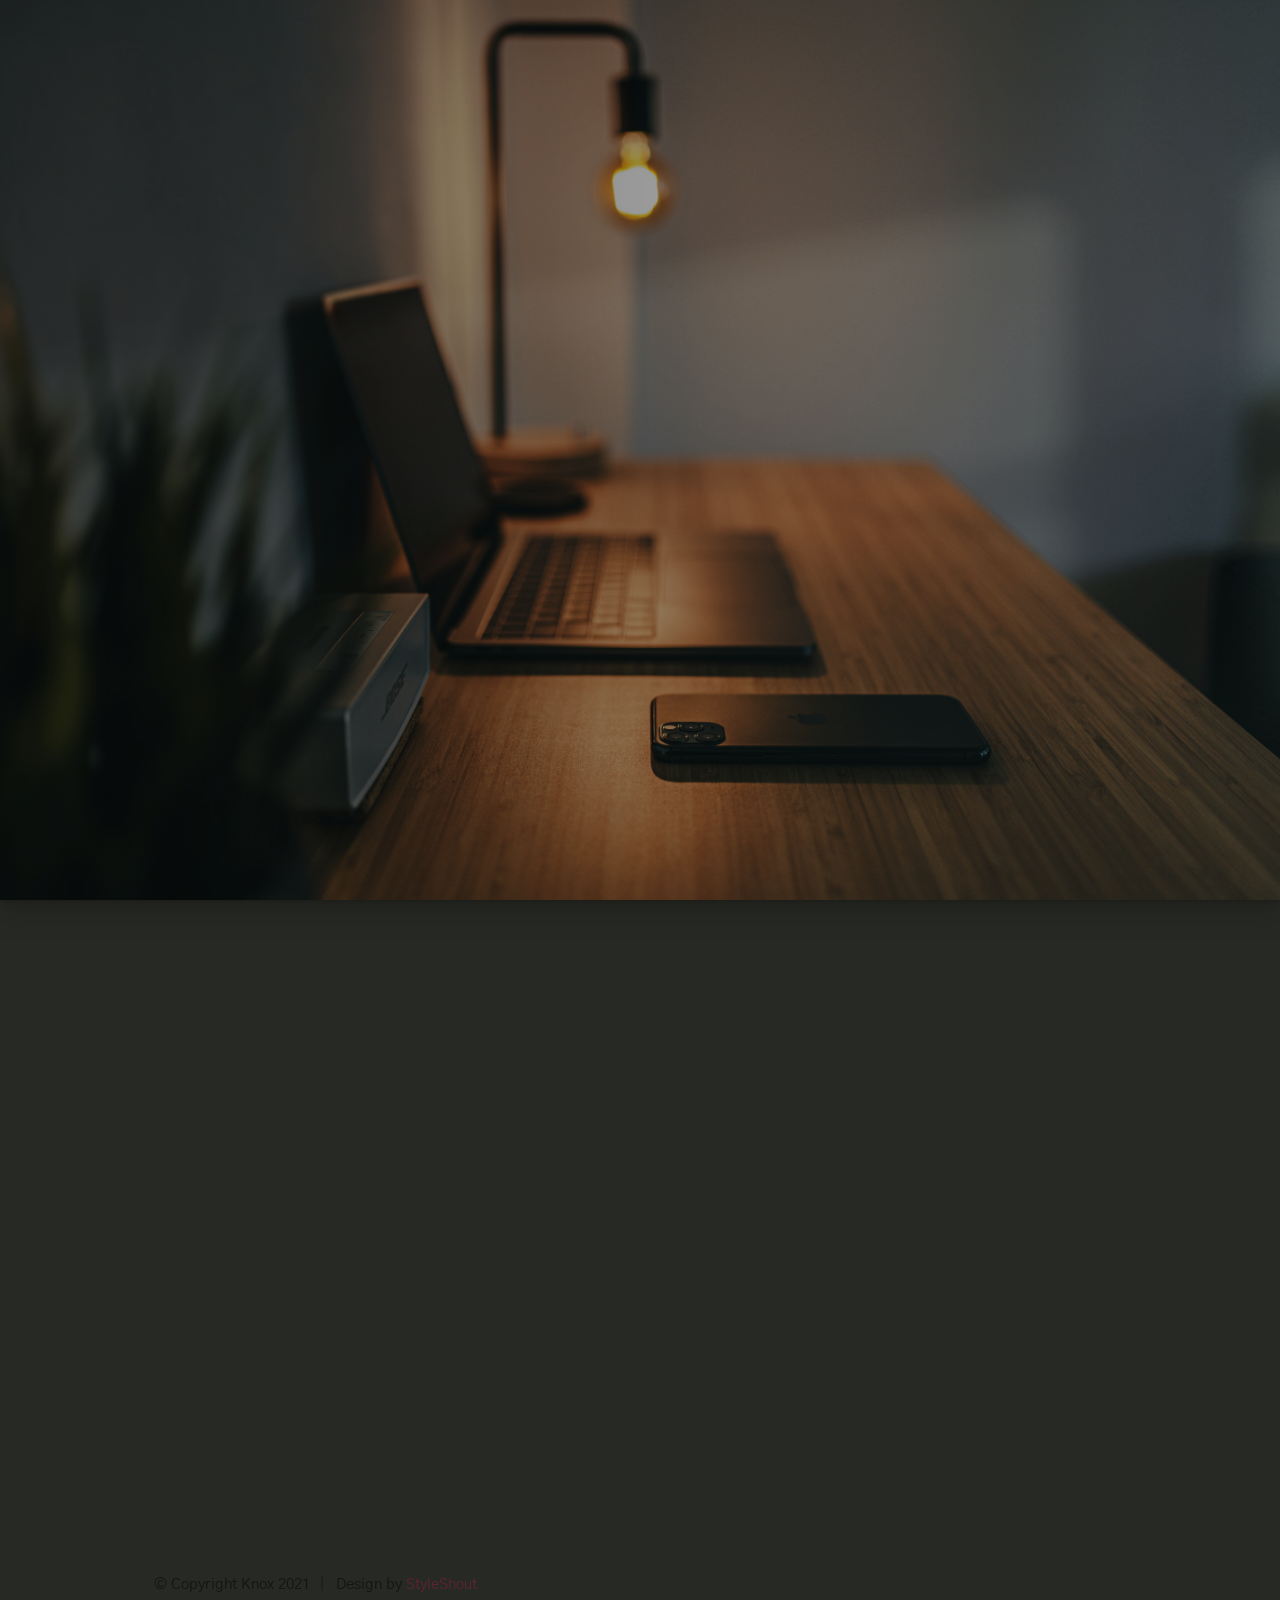
<file: KMFC/welcome.html>
<!DOCTYPE html>
<html class="no-js" lang="en">
<head>

    <!--- basic page needs
    ================================================== -->
    <meta charset="utf-8">
    <title>KMFC</title>
    <meta name="description" content="">
    <meta name="author" content="">

    <!-- mobile specific metas
    ================================================== -->
    <meta name="viewport" content="width=device-width, initial-scale=1">

    <!-- CSS
    ================================================== -->
    <link rel="stylesheet" href="css/vendor.css">
    <link rel="stylesheet" href="css/styles.css">

    <!-- favicons
    ================================================== -->
    <link rel="apple-touch-icon" sizes="180x180" href="apple-touch-icon.png">
    <link rel="icon" type="image/png" sizes="32x32" href="favicon-32x32.png">
    <link rel="icon" type="image/png" sizes="16x16" href="favicon-16x16.png">
    <link rel="manifest" href="site.webmanifest">

</head>

<body id="top" class="ss-preload theme-static">


    <!-- preloader
    ================================================== -->
    <div id="preloader">
        <div id="loader" class="dots-fade">
            <div></div>
            <div></div>
            <div></div>
        </div>
    </div>


    <!-- intro
    ================================================== -->
    <section id="intro" class="s-intro">

        <div class="s-intro__bg"></div>

        <header class="s-intro__header"> 
            <div class="s-intro__logo">
                <a class="logo" href="index-static.html">
                    <!-- <img src="images/logo.svg" alt="Homepage"> -->
                </a>
            </div>
        </header>  <!-- s-intro__header -->

        <div class="row s-intro__content">
            <div class="column">

                <div class="text-pretitle">
                    Welcome to
                </div>

                <h1 class="text-huge-title">
                KM <br>
                Friederichs<br>
                Coaching.
                </h1>

                <div class="s-intro__content-bottom">

                    <div class="s-intro__content-bottom-block">
                        <h5>Launching in</h5>
            
                        <div class="counter">
                            <div class="counter__time">
                                <span class="ss-days">000</span>
                                <span>D</span>
                            </div>
                            <div class="counter__time">
                                <span class="ss-hours">00</span>
                                <span>H</span>
                            </div>
                            <div class="counter__time minutes">
                                <span class="ss-minutes">00</span>
                                <span>M</span>
                            </div>
                            <div class="counter__time">
                                <span class="ss-seconds">00</span>
                                <span>S</span>
                            </div>
                        </div>  <!-- end counter -->

                    </div> <!-- end s-intro-content__bottom-block -->

                    <div class="s-intro__content-bottom-block">

                        <h5>Follow Us</h5>

                        <ul class="social">
                            <li><a href="">FB</a></li>
                            <li><a href="">TW</a></li>
                            <li><a href="">IG</a></li>
                            <li><a href="">DB</a></li>
                            <li><a href="">BH</a></li>
                        </ul>

                    </div> <!-- end s-intro-content__bottom-block -->

                </div> <!-- end s-intro-content__bottom -->

            </div>
        </div> <!-- s-intro__content -->

        <div class="s-intro__notify">
            <button type="button" class="btn--stroke btn--small ss-modal-trigger">
                Notify Me
            </button>
        </div> <!-- s-intro__notify -->

        <div hidden class="s-intro__modal ss-modal">
            <div class="ss-modal__inner">

                <span class="ss-modal__close"></span>

                <svg viewBox="0 0 15 15" fill="none" xmlns="http://www.w3.org/2000/svg" width="30" height="30"><path d="M.5 4.5l7 4 7-4m-13-3h12a1 1 0 011 1v10a1 1 0 01-1 1h-12a1 1 0 01-1-1v-10a1 1 0 011-1z" stroke="var(--color-2-dark)"></path></svg>
                
                <h4>Sign Up</h4>

                <p class="ss-modal__text">
                Be the first to know about the latest updates and
                get exclusive offer on our grand opening.
                </p>

                <form id="mc-form" class="mc-form">
                    <input type="email" name="EMAIL" id="mce-EMAIL" class="u-fullwidth text-center" placeholder="Email Address" title="The domain portion of the email address is invalid (the portion after the @)." pattern="^([^\x00-\x20\x22\x28\x29\x2c\x2e\x3a-\x3c\x3e\x40\x5b-\x5d\x7f-\xff]+|\x22([^\x0d\x22\x5c\x80-\xff]|\x5c[\x00-\x7f])*\x22)(\x2e([^\x00-\x20\x22\x28\x29\x2c\x2e\x3a-\x3c\x3e\x40\x5b-\x5d\x7f-\xff]+|\x22([^\x0d\x22\x5c\x80-\xff]|\x5c[\x00-\x7f])*\x22))*\x40([^\x00-\x20\x22\x28\x29\x2c\x2e\x3a-\x3c\x3e\x40\x5b-\x5d\x7f-\xff]+|\x5b([^\x0d\x5b-\x5d\x80-\xff]|\x5c[\x00-\x7f])*\x5d)(\x2e([^\x00-\x20\x22\x28\x29\x2c\x2e\x3a-\x3c\x3e\x40\x5b-\x5d\x7f-\xff]+|\x5b([^\x0d\x5b-\x5d\x80-\xff]|\x5c[\x00-\x7f])*\x5d))*(\.\w{2,})+$" required>
                    <input type="submit" name="subscribe" value="Subscribe" class="btn--small btn--primary u-fullwidth">
                    <!-- <div style="position: absolute; left: -5000px;" aria-hidden="true"><input type="text" name="b_cdb7b577e41181934ed6a6a44_9a91cfe7b3" tabindex="-1" value=""></div> -->
                    <div class="mc-status"></div>
                </form>

            </div> <!-- end ss-modal__inner -->
        </div> <!-- end ss-modal -->

        <div class="s-intro__scroll">
            <a href="#hidden" class="smoothscroll">
                Scroll For More
            </a>
        </div> <!-- s-intro__scroll -->

    </section> <!-- end s-intro -->


    <!-- hidden element
    ================================================== -->
    <div id="hidden" aria-hidden="true" style="opacity: 0;"></div>


    <!-- details
    ================================================== -->
    <section id="details" class="s-details">

        <div class="row">
            <div class="column">

                <h1 class="text-huge-title text-center">
                    Hi, We Are <br>KM Friederichs Coaching.
                </h1>

                <nav class="tab-nav">
                    <ul class="tab-nav__list"> 
                        <li class="active" data-id="tab-about">
                            <a href="#0">
                                <span>About</span>
                            </a>
                        </li>
                        <li>
                            <a href="#tab-services">
                                <span>Services</span>
                            </a>
                        </li>
                        <li>
                            <a href="#tab-contact">
                                <span>Contact</span>
                            </a>
                        </li>
                    </ul>
                </nav> <!-- end tab-nav -->

                <div class="tab-content">

                    <!-- 01 - tab about -->
                    <div id="tab-about" class='tab-content__item'>

                        <div class="row tab-content__item-header">
                            <div class="column">
                                <h2>Our Story.</h2>
                            </div>
                        </div>

                        <div class="row">
                            <div class="column">
                                <p class="lead">
                                Quidem molestiae natus ipsa ut nihil molestiae numquam tenetur. Ipsum quia 
                                sit vitae ipsam et temporibus est. Consequatur recusandae aut aut. Aut esse 
                                sed sint. Sit ipsa velit possimus est. Atque doloribus dicta sit beatae 
                                necessitatibus. Aut voluptate asperiores nostrum eveniet magnam et consequatur 
                                ab accusamus magni.
                                </p>

                                <p>
                                Tempora debitis perspiciatis eum. Repudiandae et aperiam quos exercitationem 
                                enim voluptatem quam sequi temporibus. Ratione quis nihil voluptatem placeat 
                                nemo. Quibusdam delectus magni quas et architecto et repellat a nam.
                                Quasi et voluptates libero sed vel quos in nisi. Error et quis. Impedit autem 
                                porro facilis. Aut voluptate asperiores nostrum eveniet magnam et consequatur 
                                ab accusamus.
                                </p>

                                <div class="row">
                                    <div class="column lg-6 tab-12">
                                        <h4>More About Us.</h4>
                                        <p>
                                        Sed consequatur quia delectus praesentium. Ut unde velit maiores aut sint 
                                        quia molestiae accusamus. Nihil et quidem qui natus ut et. Autem error 
                                        architecto. Pariatur ex repellendus. Occaecati voluptatibus dolorem magni 
                                        molestiae dolore voluptas occaecati asperiores nemo. Est fugiat fuga nesciunt 
                                        ducimus quaerat et placeat natus.
                                        </p>
                                    </div>
                                    <div class="column lg-6 tab-12">
                                        <h4>Need Web Hosting?</h4>
                                        <p>
                                        Need a great reliable web hosting?
                                        We highly recommend <a href="https://www.dreamhost.com/r.cgi?287326">DreamHost</a>.
                                        Powerful web and Wordpress hosting. Guaranteed. Starting at $2.95 per month.
                                        </p>
                                        <a href="https://www.dreamhost.com/r.cgi?287326" class="btn btn--stroke u-fullwidth">Get Started Now</a>
                                    </div>
                                </div>
                            </div>
                        </div>
                        
                    </div> <!-- end 01 - tab about -->

                    <!-- 02 - tab services -->
                    <div id="tab-services" class='tab-content__item'>

                        <div class="row tab-content__item-header">
                            <div class="column">
                                <h2>What We Do.</h2>
                            </div>
                        </div>

                        <div class="row">
                            <div class="column">
                                <p class="lead">
                                Sit ut cum molestiae. Dolore ducimus qui quasi. Fugiat consequatur sit vel illum vel et 
                                a delectus. Vel sequi vitae voluptatem perspiciatis eligendi. Voluptatibus optio natus 
                                asperiores est commodi amet quia architecto. Dolores necessitatibus et. Voluptatibus 
                                optio natus asperiores est commodi amet quia architecto. Dolores necessitatibus et.
                                </p>
                            </div>
                        </div>

                        <div class="row services-list block-lg-one-half block-md-one-half block-tab-whole">

                            <div class="column services-list__item">
                                <div class="services-list__item-content">
                                    <h4 class="item-title">Brand Identity</h4>
                                    <p>
                                    Sit ut cum molestiae. Dolore ducimus qui quasi. Fugiat consequatur sit vel illum vel et 
                                    a delectus. Vel sequi vitae voluptatem perspiciatis eligendi. Voluptatibus optio natus 
                                    asperiores est commodi amet quia architecto. Dolores necessitatibus et.
                                    </p>
                                </div>
                            </div>
                
                            <div class="column services-list__item">
                                <div class="services-list__item-content">
                                    <h4 class="item-title">Illustration</h4>
                                    <p>
                                    Sit ut cum molestiae. Dolore ducimus qui quasi. Fugiat consequatur sit vel illum vel et 
                                    a delectus. Vel sequi vitae voluptatem perspiciatis eligendi. Voluptatibus optio natus 
                                    asperiores est commodi amet quia architecto. Dolores necessitatibus et.
                                    </p>
                                </div>
                            </div>
                
                            <div class="column services-list__item">
                                <div class="services-list__item-content">
                                    <h4 class="item-title">Web Design</h4>
                                    <p>
                                    Sit ut cum molestiae. Dolore ducimus qui quasi. Fugiat consequatur sit vel illum vel et 
                                    a delectus. Vel sequi vitae voluptatem perspiciatis eligendi. Voluptatibus optio natus 
                                    asperiores est commodi amet quia architecto. Dolores necessitatibus et.
                                    </p>
                                </div>
                            </div>
                
                            <div class="column services-list__item">
                                <div class="services-list__item-content">
                                    <h4 class="item-title">Product Strategy</h4>
                                    <p>
                                    Sit ut cum molestiae. Dolore ducimus qui quasi. Fugiat consequatur sit vel illum vel et 
                                    a delectus. Vel sequi vitae voluptatem perspiciatis eligendi. Voluptatibus optio natus 
                                    asperiores est commodi amet quia architecto. Dolores necessitatibus et.
                                    </p>
                                </div>
                            </div>
                
                            <div class="column services-list__item">
                                <div class="services-list__item-content">
                                    <h4 class="item-title">UI/UX Design</h4>
                                    <p>
                                    Sit ut cum molestiae. Dolore ducimus qui quasi. Fugiat consequatur sit vel illum vel et 
                                    a delectus. Vel sequi vitae voluptatem perspiciatis eligendi. Voluptatibus optio natus 
                                    asperiores est commodi amet quia architecto. Dolores necessitatibus et.
                                    </p>
                                </div>
                            </div>
                
                            <div class="column services-list__item">
                                <div class="services-list__item-content">
                                    <h4 class="item-title">E-Commerce</h4>
                                    <p>
                                    Sit ut cum molestiae. Dolore ducimus qui quasi. Fugiat consequatur sit vel illum vel et 
                                    a delectus. Vel sequi vitae voluptatem perspiciatis eligendi. Voluptatibus optio natus 
                                    asperiores est commodi amet quia architecto. Dolores necessitatibus et.
                                    </p>
                                </div>
                            </div>
                
                        </div> <!-- end services-list -->
                        
                    </div> <!-- end 02 - tab services -->

                    <!-- 03 - tab contact -->
                    <div id="tab-contact" class="tab-content__item">

                        <div class="row tab-content__item-header">
                            <div class="column">
                                <h2>Get in Touch.</h2>
                            </div>
                        </div>

                        <div class="row">
                            <div class="column">
                                
                                <p class="lead">
                                Voluptates laborum eum quas. Pariatur impedit sit veniam est 
                                et quasi voluptas voluptatem. Cumque hic enim perferendis 
                                amet odit in molestias debitis. Facere nulla qui pariatur 
                                quasi mollitia et. Et dolorem dolorum quo in sit architecto.
                                </p>

                                <div class="row">
                                    <div class="column lg-6 tab-12">
                                        <h4>Where to Find Us</h4>
                
                                        <p>
                                        1600 Amphitheatre Parkway<br>
                                        Mountain View, CA<br>
                                        94043 US
                                        </p>
                
                                    </div>
                
                                    <div class="column lg-6 tab-12">
                                        <h4>Follow Us</h4>
                
                                        <ul class="link-list">
                                            <li><a href="#0">Facebook</a></li>
                                            <li><a href="#0">Twitter</a></li>
                                            <li><a href="#0">Instagram</a></li>
                                        </ul>
                
                                    </div>
                                </div>

                                <p class="tab-content__item-bottom">
                                    <a href="mailto:#0" class="contact-email">katja.milena.friederichs@gmail.com</a>
                                    <span class="contact-number"> 
                                        <a href="tel:197-543-2345">+197 543 2345</a> 
                                        <span>/</span>
                                        <a href="tel:123-456-9000">+123 456 9000</a>
                                    </span>
                                </p>

                            </div>
                        </div>
                        
                    </div> <!-- end 03 - tab contact -->

                </div> <!-- end tab content -->

                <!-- footer  -->
                <footer>
                    <div class="ss-copyright">
                        <span>© Copyright Knox 2021</span> 
                        <span>Design by <a href="https://www.styleshout.com/">StyleShout</a></span>
                    </div>
                </footer>

            </div>
        </div>

        <div class="ss-go-top">
            <a class="smoothscroll" title="Back to Top" href="#top">
                <span>Back to Top</span>
                <svg viewBox="0 0 15 15" fill="none" xmlns="http://www.w3.org/2000/svg" width="26" height="26"><path d="M7.5 1.5l.354-.354L7.5.793l-.354.353.354.354zm-.354.354l4 4 .708-.708-4-4-.708.708zm0-.708l-4 4 .708.708 4-4-.708-.708zM7 1.5V14h1V1.5H7z" fill="currentColor"></path></svg>
             </a>
        </div> <!-- end ss-go-top -->

    </section> <!-- end s-details -->


    <!-- Java Script
    ================================================== -->
    <script src="js/plugins.js"></script>
    <script src="js/main.js"></script>

</body>

</html>
</file>
<file: css/main.css>
/* ------------------------------------------------------------------------------
	Template Name: Orly
	Author: Designstub
	Author URI: http://www.designstub.com
	License: GNU General Public License version 3.0
	License URI: http://www.gnu.org/licenses/gpl-3.0.html
	Version: 1.0

/* ------------------------------------------------------------------------------
	Typography
-------------------------------------------------------------------------------*/

@import url(http://fonts.googleapis.com/css?family=Dosis:300,400,500,600,700);
@import url(http://fonts.googleapis.com/css?family=Roboto:300,400,500,600,700);

p {
	font-size: 14px;
	line-height: 22.4px;
	color: #6c7279;
}
h1 {
	font-size: 65px;
	color: #2d3033;
}
h2 {
	font-size: 40px;
	color: #2d3033;
}
h3 {
	font-size: 28px;
	color: #2d3033;
	font-weight: 300;
}
h4 {
	font-size: 22px;
	color: #2d3033;
	font-weight: 400;
}
h5 {
	font-size: 14px;
	color: #2d3033;
	text-transform: uppercase;
	font-weight: 700;
}
.btn {
	color: #fff;
	font-size: 13px;
	font-weight: 600;
	border-bottom:3px solid rgba(255, 255, 255, 0.3);
	-moz-border-radius: 0px;
	-webkit-border-radius: 0px;
	border-radius: 0px;
	letter-spacing:3px;
	line-height:30px;
	display: inline-block;
	text-transform: uppercase;
}
.btn:hover, .btn:focus {
	color: #fff;
	border-bottom:3px solid rgba(229, 46, 46, 1);
}
.btn-large {
	padding: 15px 40px;
}
/* ------------------------------------------------------------------------------
	Global Styles
-------------------------------------------------------------------------------*/
a {
	color: #e84545;
}
a:hover, a:focus {
	text-decoration: none;
	-moz-transition: background-color, color, 0.3s;
	-o-transition: background-color, color, 0.3s;
	-webkit-transition: background-color, color, 0.3s;
	transition: background-color, color, 0.3s;
}
body {
	font-family: "Roboto", sans-serif;
	font-weight: 400;
	color: #6c7279;
}
ul, ol {
	margin: 0;
	padding: 0;
}
ul li {
	list-style: none;
}
.section {
	padding: 100px 0;
}
.no-padding {
	padding: 0;
}
 .no-gutter [class*=col-] {
 padding-right: 0;
 padding-left: 0;
}

/* ------------------------------------------------------------------------------
	Banner
-------------------------------------------------------------------------------*/

.logo {
	color: rgba(255, 255, 255, 1);
	font-family: "Dosis", sans-serif;
	font-weight: 700;
	font-size:22px;
	letter-spacing:3px;
	text-transform: uppercase;
	border:1px solid rgba(255, 255, 255, 0.5);
	padding:10px 20px;
}
.banner-area {
	position: relative;
}
.banner-area-gradient {
	position: absolute;
	top: 0;
	left: 0;
	width: 100%;
	height: 100%;
	opacity: 0.7;
	background: rgb(27,19,19);
}
.banner-text {
	padding-top: 12%;
	padding-bottom: 12%;
}
.banner-text h1 {
	margin-top:10%;
	color: #fff;
	font-family: "Dosis", sans-serif;
	font-weight: 100;
	letter-spacing:21px;
	font-size:19px;
	text-transform: uppercase;
}
.banner-text p {
	color: rgba(255, 255, 255, 0.5);
	font-size: 16px;
	font-weight: 300;
	line-height: 1.5;
	letter-spacing:3px;
	margin-bottom: 5%;
}

/* ------------------------------------------------------------------------------
	Countdown
-------------------------------------------------------------------------------*/

#countdown {
	padding:0;
	position:relative;
	margin-top:5%;
	margin-bottom:5%;
}
.item {
	display: inline-block;
	position: relative;
	text-align:center;
	margin:0 10px;
	padding:2%;
	text-transform:uppercase;
	font-size:13px;
	border-top:1px solid rgba(255, 255, 255, 0.1);
	border-bottom:1px solid rgba(255, 255, 255, 0.1);
}
.item p {
	font-family: "Dosis", sans-serif;
	text-align:center;
	margin:0;
	font-size:27px;
	padding:0;
}

/* ------------------------------------------------------------------------------
	Introduction
-------------------------------------------------------------------------------*/


  .intro-content {
	margin-top: 20px;
}
.intro h1 {
	font-family: "Dosis", sans-serif;
	font-size:33px;
	font-weight: 700;
}
.intro h2 {
	font-family: "Dosis", sans-serif;
	font-size:17px;
	font-weight: 700;
	letter-spacing:2px;
	text-transform:uppercase;
}
.intro p {
	font-size:15px;
	font-weight: 300;
	letter-spacing:1px;
	line-height:27px;
}

/* ------------------------------------------------------------------------------
	Subscribe
-------------------------------------------------------------------------------*/

	.subscribe {
	width: 100%;
	background-color: #eee;
	background-image: url('../images/backgrounds/parallax-bg.jpg');
	background-attachment: fixed;
	background-repeat: no-repeat;
	background-position: 50% 0;
	-webkit-background-size: cover;
	-moz-background-size: cover;
	-o-background-size: cover;
	background-size: cover;
	position: relative;
}
.subscribe >.container {
	padding-top: 80px;
	padding-bottom: 80px;
}
.subscribe-title h2 {
	font-family:"Dosis", sans-serif;
	font-weight: 600;
	font-size: 23px;
	color: #fff;
	letter-spacing:3px;
	margin:0 3%;
	line-height:70px;
	text-transform:uppercase;
}
.subscribe-form {
	margin-top: 6px;
}
.subscribe-form input[type=text] {
	width: 65%;
	height: 60px;
	display: block;
	padding: 0 20px;
	background-color: #fff;
	border: 1px solid #fff;
	-webkit-border-top-left-radius: 2px;
	-webkit-border-bottom-left-radius: 2px;
	-moz-border-radius-topleft: 2px;
	-moz-border-radius-bottomleft: 2px;
	border-top-left-radius: 2px;
	border-bottom-left-radius: 2px;
	line-height: 60px;
	letter-spacing:1px;
	font-size:15px;
	font-weight:300;
	float: left;
}
.subscribe-form input:focus {
	outline: 0;
}
.subscribe-form input[type=submit] {
	width: 35%;
	height: 60px;
	display: block;
	padding: 0 10px;
	background-color: #fc6e51;
	border: 1px solid #fc6e51;
	color: #fff;
	-webkit-border-top-right-radius: 2px;
	-webkit-border-bottom-right-radius: 2px;
	-moz-border-radius-topright: 2px;
	-moz-border-radius-bottomright: 2px;
	border-top-right-radius: 2px;
	border-bottom-right-radius: 2px;
	font-family: 'Open Sans', sans-serif;
	font-weight: 700;
	transition: all 0.125s ease-in-out 0s;
	-moz-transition: all 0.125s ease-in-out 0s;
	-webkit-transition: all 0.125s ease-in-out 0s;
	-o-transition: all 0.125s ease-in-out 0s;
	-ms-transition: all 0.125s ease-in-out 0s;
	float: right;
}
.subscribe-form input[type=submit]:hover {
	background-color: #e85a3d;
	border: 1px solid #e85a3d;
	color: #fff;
}

.error_message {
	color:#fc6e51;
	padding-bottom:15px;
	font-size:13px;
	line-height:30px;
}

#success_page {
	color:#9ce726;
	padding-bottom:10px;
	font-size:12px;
}
#success_page h3 {
	font-size:17px;
	font-weight:400px;
	color:#4ab217;
}
#success_page p {
	font-size:12px;
	font-weight:400px;
	color:#b3b3b3;
}
/* ------------------------------------------------------------------------------
	 Footer
-------------------------------------------------------------------------------*/
.footer {
	text-align: left;
	background-color: #181818;
	padding:50px 0 50px 0;
}


.footer h5 {
	color: #fff;
}
.footer h5 {
	margin-bottom: 20px;
}
.footer p {
	color: rgba(255, 255, 255, 0.25);
	font-size:12px;
	line-height:14px;
}
.footer a {
	color: rgba(255, 255, 255, 0.50);
}
.footer a:hover {
	color: #e84545;
}
.footer .footer-share {
	margin-top: 0;
}
.footer .footer-share li {
	display: inline-block;
	float: none;
}
.footer .footer-share a {
	border: none;
	font-size: 17px;
	letter-spacing:20px;
	color: rgba(255, 255, 255, 0.25);
}
.footer .fa-heart {
	color: #e84545;
	font-size: 11px;
	margin: 0 2px;
}
</file>
<file: css/responsive.css>
@media screen and (max-width: 1024px) {
}
@media screen and (max-width: 768px) {
 .banner-text {
 padding-top: 30%;
}
 .banner-text h1 {
 font-size: 42px;
}
 .banner-text p {
 font-size: 18px;
}
 .footer .footer-col {
 margin-bottom: 50px;
}
}
@media screen and (max-width: 640px) {
 .banner-text {
 padding-top: 35%;
}
}
@media screen and (max-width: 480px) {
 .banner-text {
 padding-top: 45%;
}
 .banner-text h1 {
 font-size: 32px;
}
 .item {
 width:70%;
}
}
@media screen and (max-width: 320px) {
 .banner-text {
 padding-top: 55%;
}
 .item {
 width:70%;
}
}
</file>
<file: KMFC/css/demo.css>
/* =================================================================== 
 *  Knox Demo Stylesheet
 *  Template Ver. 1.0.0
 *  03-23-2021
 *
 * ------------------------------------------------------------------- */


/* ===================================================================
 * # SETTINGS
 *
 *
 * ------------------------------------------------------------------- */

/* ------------------------------------------------------------------- 
 * ## fonts 
 * ------------------------------------------------------------------- */
 @import url("https://fonts.googleapis.com/css2?family=Lora:ital,wght@0,400;0,500;0,600;1,400;1,500;1,600&family=Marcellus&family=Gothic+A1:wght@300;400;500;600;700&display=fallback");

 :root {
     --font-1    : "Lora", serif;
     --font-2    : "Gothic A1", sans-serif;
     --font-3    : "Marcellus", serif;
 
     /* monospace
     */
     --font-mono : Consolas, "Andale Mono", Courier, "Courier New", monospace;
 }
 
 /* ------------------------------------------------------------------- 
  * ## colors
  * ------------------------------------------------------------------- */
 :root {
 
     /* color-1(#5B5E53)
      * color-2(#36151E)
      * color-3(#FFE4AF)
      */
     --color-1                      : hsla(76, 6%, 35%, 1);
     --color-2                      : hsla(344, 44%, 25%, 1);
     --color-3                      : hsla(40, 100%, 75%, 1);
 
     /* theme color variations
      */
     --color-1-lighter              : hsla(76, 6%, 55%, 1);
     --color-1-light                : hsla(76, 6%, 45%, 1);
     --color-1-dark                 : hsla(76, 6%, 25%, 1);
     --color-1-darker               : hsla(76, 6%, 15%, 1);
     --color-2-lighter              : hsla(344, 44%, 45%, 1);
     --color-2-light                : hsla(344, 44%, 35%, 1);
     --color-2-dark                 : hsla(344, 44%, 15%, 1);
     --color-2-darker               : hsla(344, 44%, 5%, 1);
     --color-3-lighter              : hsla(40, 100%, 97%, 1);
     --color-3-light                : hsla(40, 100%, 85%, 1);
     --color-3-dark                 : hsla(40, 100%, 65%, 1);
     --color-3-darker               : hsla(40, 100%, 55%, 1);
 
     /* feedback colors
      * color-error(#ffd1d2), color-success(#c8e675), 
      * color-info(#d7ecfb), color-notice(#fff099)
      */
     --color-error                  : hsla(359, 100%, 91%, 1);
     --color-success                : hsla(76, 69%, 68%, 1);
     --color-info                   : hsla(205, 82%, 91%, 1);
     --color-notice                 : hsla(51, 100%, 80%, 1);
     --color-error-content          : hsla(359, 50%, 50%, 1);
     --color-success-content        : hsla(76, 29%, 28%, 1);
     --color-info-content           : hsla(205, 32%, 31%, 1);
     --color-notice-content         : hsla(51, 30%, 30%, 1);
 
     /* shades 
      * generated using 
      * Tint & Shade Generator 
      * (https://maketintsandshades.com/)
      */
     --color-black                  : #000000;
     --color-gray-19                : #020202;
     --color-gray-18                : #040404;
     --color-gray-17                : #060607;
     --color-gray-16                : #080809;
     --color-gray-15                : #0a0b0b;
     --color-gray-14                : #0c0d0d;
     --color-gray-13                : #0e0f0f;
     --color-gray-12                : #101112;
     --color-gray-11                : #121314;
     --color-gray-10                : #141516;
     --color-gray-9                 : #2c2c2d;
     --color-gray-8                 : #434445;
     --color-gray-7                 : #5b5b5c;
     --color-gray-6                 : #727373;
     --color-gray-5                 : #8a8a8b;
     --color-gray-4                 : #a1a1a2;
     --color-gray-3                 : #b9b9b9;
     --color-gray-2                 : #d0d0d0;
     --color-gray-1                 : #e8e8e8;
     --color-white                  : #ffffff;
 
     /* text
      */
     --color-text-dark              : var(--color-black);
     --color-text                   : var(--color-gray-10);
     --color-text-light             : var(--color-gray-7);
     --color-placeholder            : var(--color-gray-6);
 
     /* buttons
      */
     --color-btn                    : var(--color-3-light);
     --color-btn-text               : var(--color-black);
     --color-btn-hover              : var(--color-3);
     --color-btn-hover-text         : var(--color--black);
     --color-btn-primary            : var(--color-1-dark);
     --color-btn-primary-text       : var(--color-3-light);
     --color-btn-primary-hover      : var(--color-1-darker);
     --color-btn-primary-hover-text : var(--color-3-light);
     --color-btn-stroke             : var(--color-1-darker);
     --color-btn-stroke-text        : var(--color-black);
     --color-btn-stroke-hover       : var(--color-1-darker);
     --color-btn-stroke-hover-text  : var(--color-3-light);
 
     /* preloader
      */
     --color-preloader-bg           : var(--color-gray-10);
     --color-loader                 : white;
     --color-loader-light           : rgba(255, 255, 255, 0.1);
 
     /* others
      */
     --color-body                   : var(--color-3-lighter);
     --color-border                 : rgba(0, 0, 0, .1);
     --border-radius                : 3px;
 }
 
 /* ------------------------------------------------------------------- 
  * ## spacing and typescale
  * ------------------------------------------------------------------- */
 :root {
 
     /* spacing
      * base font size: 20px 
      * vertical space unit : 32px
      */
     --base-size        : 62.5%;
     --multiplier       : 1;
     --base-font-size   : calc(2rem * var(--multiplier));
     --space            : calc(3.2rem * var(--multiplier));
 
     /* vertical spacing 
      */
     --vspace-0_125     : calc(0.125 * var(--space));
     --vspace-0_25      : calc(0.25 * var(--space));
     --vspace-0_375     : calc(0.375 * var(--space));
     --vspace-0_5       : calc(0.5 * var(--space));
     --vspace-0_625     : calc(0.625 * var(--space));
     --vspace-0_75      : calc(0.75 * var(--space));
     --vspace-0_875     : calc(0.875 * var(--space));
     --vspace-1         : calc(var(--space));
     --vspace-1_25      : calc(1.25 * var(--space));
     --vspace-1_5       : calc(1.5 * var(--space));
     --vspace-1_75      : calc(1.75 * var(--space));
     --vspace-2         : calc(2 * var(--space));
     --vspace-2_5       : calc(2.5 * var(--space));
     --vspace-3         : calc(3 * var(--space));
     --vspace-3_5       : calc(3.5 * var(--space));
     --vspace-4         : calc(4 * var(--space));
     --vspace-4_5       : calc(4.5 * var(--space));
     --vspace-5         : calc(5 * var(--space));
 
     /* type scale
      * ratio 1         :2 | base: 20px
      * -------------------------------------------------------
      *
      * --text-display-3 = (86.00px)
      * --text-display-2 = (71.66px)
      * --text-display-1 = (59.72px)
      * --text-xxxl      = (49.77px)
      * --text-xxl       = (41.47px)
      * --text-xl        = (34.56px)
      * --text-lg        = (28.80px)
      * --text-md        = (24.00px)
      * --text-size      = (20.00px) BASE
      * --text-sm        = (16.67px)
      * --text-xs        = (13.89px)
      *
      * ---------------------------------------------------------
      */
     --text-scale-ratio : 1.2;
     --text-size        : var(--base-font-size);
     --text-xs          : calc((var(--text-size) / var(--text-scale-ratio)) / var(--text-scale-ratio));
     --text-sm          : calc(var(--text-xs) * var(--text-scale-ratio));
     --text-md          : calc(var(--text-sm) * var(--text-scale-ratio) * var(--text-scale-ratio));
     --text-lg          : calc(var(--text-md) * var(--text-scale-ratio));
     --text-xl          : calc(var(--text-lg) * var(--text-scale-ratio));
     --text-xxl         : calc(var(--text-xl) * var(--text-scale-ratio));
     --text-xxxl        : calc(var(--text-xxl) * var(--text-scale-ratio));
     --text-display-1   : calc(var(--text-xxxl) * var(--text-scale-ratio));
     --text-display-2   : calc(var(--text-display-1) * var(--text-scale-ratio));
     --text-display-3   : calc(var(--text-display-2) * var(--text-scale-ratio));
 
     /* default button height
      */
     --vspace-btn       : var(--vspace-2);
 }
 
 /* on mobile devices below 600px, change the value of '--multiplier' 
  * to adjust the values of base font size and vertical space unit.
  */
 @media screen and (max-width: 600px) {
     :root {
         --multiplier : .875;
     }
 }
 
 /* ------------------------------------------------------------------- 
  * ## grid variables
  * ------------------------------------------------------------------- */
 :root {
 
     /* widths for rows and containers
      */
     --width-full     : 100%;
     --width-max      : 1200px;
     --width-wide     : 1400px;
     --width-wider    : 1600px;
     --width-widest   : 1800px;
     --width-narrow   : 1000px;
     --width-narrower : 800px;
     --width-grid-max : var(--width-max);
 
     /* gutter
      */
     --gutter         : 2.4rem;
 }
 
 /* on medium screen devices
  */
 @media screen and (max-width: 1200px) {
     :root {
         --gutter : 1.8rem;
     }
 }
 
 /* on mobile devices
  */
 @media screen and (max-width: 600px) {
     :root {
         --gutter : 1rem;
     }
 }


/* ====================================================================
 * # NORMALIZE
 *
 *
 * --------------------------------------------------------------------
 * normalize.css v8.0.1 | MIT License |
 * github.com/necolas/normalize.css
 * -------------------------------------------------------------------- */
 html {
    line-height              : 1.15;
    -webkit-text-size-adjust : 100%;
}

body {
    margin : 0;
}

main {
    display : block;
}

h1 {
    font-size : 2em;
    margin    : 0.67em 0;
}

hr {
    box-sizing : content-box;
    height     : 0;
    overflow   : visible;
}

pre {
    font-family : monospace, monospace;
    font-size   : 1em;
}

a {
    background-color : transparent;
}

abbr[title] {
    border-bottom   : none;
    text-decoration : underline;
    text-decoration : underline dotted;
}

b,
strong {
    font-weight : bolder;
}

code,
kbd,
samp {
    font-family : monospace, monospace;
    font-size   : 1em;
}

small {
    font-size : 80%;
}

sub,
sup {
    font-size      : 75%;
    line-height    : 0;
    position       : relative;
    vertical-align : baseline;
}

sub {
    bottom : -0.25em;
}

sup {
    top : -0.5em;
}

img {
    border-style : none;
}

button,
input,
optgroup,
select,
textarea {
    font-family : inherit;
    font-size   : 100%;
    line-height : 1.15;
    margin      : 0;
}

button,
input {
    overflow : visible;
}

button,
select {
    text-transform : none;
}

button,
[type="button"],
[type="reset"],
[type="submit"] {
    -webkit-appearance : button;
}

button::-moz-focus-inner,
[type="button"]::-moz-focus-inner,
[type="reset"]::-moz-focus-inner,
[type="submit"]::-moz-focus-inner {
    border-style : none;
    padding      : 0;
}

button:-moz-focusring,
[type="button"]:-moz-focusring,
[type="reset"]:-moz-focusring,
[type="submit"]:-moz-focusring {
    outline : 1px dotted ButtonText;
}

fieldset {
    padding : 0.35em 0.75em 0.625em;
}

legend {
    box-sizing  : border-box;
    color       : inherit;
    display     : table;
    max-width   : 100%;
    padding     : 0;
    white-space : normal;
}

progress {
    vertical-align : baseline;
}

textarea {
    overflow : auto;
}

[type="checkbox"],
[type="radio"] {
    box-sizing : border-box;
    padding    : 0;
}

[type="number"]::-webkit-inner-spin-button,
[type="number"]::-webkit-outer-spin-button {
    height : auto;
}

[type="search"] {
    -webkit-appearance : textfield;
    outline-offset     : -2px;
}

[type="search"]::-webkit-search-decoration {
    -webkit-appearance : none;
}

::-webkit-file-upload-button {
    -webkit-appearance : button;
    font               : inherit;
}

details {
    display : block;
}

summary {
    display : list-item;
}

template {
    display : none;
}

[hidden] {
    display : none;
}


/* ===================================================================
 * # BASE SETUP
 *
 *
 * ------------------------------------------------------------------- */
 html {
    font-size  : var(--base-size);
    box-sizing : border-box;
}

*,
*::before,
*::after {
    box-sizing : inherit;
}

html,
body {
    height : 100%;
}

body {
    background-color            : var(--color-body);
    -webkit-overflow-scrolling  : touch;
    -webkit-text-size-adjust    : 100%;
    -webkit-tap-highlight-color : rgba(0, 0, 0, 0);
    -webkit-font-smoothing      : antialiased;
    -moz-osx-font-smoothing     : grayscale;
}

p {
    font-size      : inherit;
    text-rendering : optimizeLegibility;
}

a {
    text-decoration : none;
}

svg,
img,
video {
    max-width : 100%;
    height    : auto;
}

pre {
    overflow : auto;
}

div,
dl,
dt,
dd,
ul,
ol,
li,
h1,
h2,
h3,
h4,
h5,
h6,
pre,
form,
p,
blockquote,
th,
td {
    margin  : 0;
    padding : 0;
}

input[type="email"],
input[type="number"],
input[type="search"],
input[type="text"],
input[type="tel"],
input[type="url"],
input[type="password"],
textarea {
    -webkit-appearance : none;
    -moz-appearance    : none;
    appearance         : none;
}


/* ===================================================================
 * # GRID v4.0.0
 *
 *
 *   -----------------------------------------------------------------
 * - Grid breakpoints are based on MAXIMUM WIDTH media queries, 
 *   meaning they apply to that one breakpoint and ALL THOSE BELOW IT.
 * - Grid columns without a specified width will automatically layout 
 *   as equal width columns.
 *
 * - BLOCK GRID columns(columns inside BLOCK GRID containers) are 
 *   equally-sized columns define at parent/row level. 
 *   A BLOCK GRID container's class attribute value begins with "block-".
 *
 * ------------------------------------------------------------------- */

/* row 
 */
.row {
    width     : 92%;
    max-width : var(--width-grid-max);
    margin    : 0 auto;
    display   : flex;
    flex-flow : row wrap;
}

.row .row {
    width        : auto;
    max-width    : none;
    margin-left  : calc(var(--gutter) * -1);
    margin-right : calc(var(--gutter) * -1);
}

/* column
 */
.column {
    display : block;
    flex    : 1 1 0%;
    padding : 0 var(--gutter);
}

.collapse>.column,
.column.collapse {
    padding : 0;
}

/* row utility classes
 */
.row.row-wrap {
    flex-wrap : wrap;
}

.row.row-nowrap {
    flex-wrap : nowrap;
}

.row.row-y-top {
    align-items : flex-start;
}

.row.row-y-bottom {
    align-items : flex-end;
}

.row.row-y-center {
    align-items : center;
}

.row.row-stretch {
    align-items : stretch;
}

.row.row-baseline {
    align-items : baseline;
}

.row.row-x-left {
    justify-content : flex-start;
}

.row.row-x-right {
    justify-content : flex-end;
}

.row.row-x-center {
    justify-content : center;
}

/* --------------------------------------------------------------------
 * ## large screen devices 
 * -------------------------------------------------------------------- */
.lg-1 {
    flex  : none;
    width : 8.33333%;
}

.lg-2 {
    flex  : none;
    width : 16.66667%;
}

.lg-3 {
    flex  : none;
    width : 25%;
}

.lg-4 {
    flex  : none;
    width : 33.33333%;
}

.lg-5 {
    flex  : none;
    width : 41.66667%;
}

.lg-6 {
    flex  : none;
    width : 50%;
}

.lg-7 {
    flex  : none;
    width : 58.33333%;
}

.lg-8 {
    flex  : none;
    width : 66.66667%;
}

.lg-9 {
    flex  : none;
    width : 75%;
}

.lg-10 {
    flex  : none;
    width : 83.33333%;
}

.lg-11 {
    flex  : none;
    width : 91.66667%;
}

.lg-12 {
    flex  : none;
    width : 100%;
}

.block-lg-one-eight>.column {
    flex  : none;
    width : 12.5%;
}

.block-lg-one-sixth>.column {
    flex  : none;
    width : 16.66667%;
}

.block-lg-one-fifth>.column {
    flex  : none;
    width : 20%;
}

.block-lg-one-fourth>.column {
    flex  : none;
    width : 25%;
}

.block-lg-one-third>.column {
    flex  : none;
    width : 33.33333%;
}

.block-lg-one-half>.column {
    flex  : none;
    width : 50%;
}

.block-lg-whole>.column {
    flex  : none;
    width : 100%;
}

/* --------------------------------------------------------------------
 * ## medium screen devices 
 * -------------------------------------------------------------------- */
@media screen and (max-width: 1200px) {
    .md-1 {
        flex  : none;
        width : 8.33333%;
    }

    .md-2 {
        flex  : none;
        width : 16.66667%;
    }

    .md-3 {
        flex  : none;
        width : 25%;
    }

    .md-4 {
        flex  : none;
        width : 33.33333%;
    }

    .md-5 {
        flex  : none;
        width : 41.66667%;
    }

    .md-6 {
        flex  : none;
        width : 50%;
    }

    .md-7 {
        flex  : none;
        width : 58.33333%;
    }

    .md-8 {
        flex  : none;
        width : 66.66667%;
    }

    .md-9 {
        flex  : none;
        width : 75%;
    }

    .md-10 {
        flex  : none;
        width : 83.33333%;
    }

    .md-11 {
        flex  : none;
        width : 91.66667%;
    }

    .md-12 {
        flex  : none;
        width : 100%;
    }

    .block-md-one-eight>.column {
        flex  : none;
        width : 12.5%;
    }

    .block-md-one-sixth>.column {
        flex  : none;
        width : 16.66667%;
    }

    .block-md-one-fifth>.column {
        flex  : none;
        width : 20%;
    }

    .block-md-one-fourth>.column {
        flex  : none;
        width : 25%;
    }

    .block-md-one-third>.column {
        flex  : none;
        width : 33.33333%;
    }

    .block-md-one-half>.column {
        flex  : none;
        width : 50%;
    }

    .block-md-whole>.column {
        flex  : none;
        width : 100%;
    }

    .hide-on-md {
        display : none;
    }
}

/* --------------------------------------------------------------------
 * ## tablet devices 
 * -------------------------------------------------------------------- */
@media screen and (max-width: 800px) {
    .tab-1 {
        flex  : none;
        width : 8.33333%;
    }

    .tab-2 {
        flex  : none;
        width : 16.66667%;
    }

    .tab-3 {
        flex  : none;
        width : 25%;
    }

    .tab-4 {
        flex  : none;
        width : 33.33333%;
    }

    .tab-5 {
        flex  : none;
        width : 41.66667%;
    }

    .tab-6 {
        flex  : none;
        width : 50%;
    }

    .tab-7 {
        flex  : none;
        width : 58.33333%;
    }

    .tab-8 {
        flex  : none;
        width : 66.66667%;
    }

    .tab-9 {
        flex  : none;
        width : 75%;
    }

    .tab-10 {
        flex  : none;
        width : 83.33333%;
    }

    .tab-11 {
        flex  : none;
        width : 91.66667%;
    }

    .tab-12 {
        flex  : none;
        width : 100%;
    }

    .block-tab-one-eight>.column {
        flex  : none;
        width : 12.5%;
    }

    .block-tab-one-sixth>.column {
        flex  : none;
        width : 16.66667%;
    }

    .block-tab-one-fifth>.column {
        flex  : none;
        width : 20%;
    }

    .block-tab-one-fourth>.column {
        flex  : none;
        width : 25%;
    }

    .block-tab-one-third>.column {
        flex  : none;
        width : 33.33333%;
    }

    .block-tab-one-half>.column {
        flex  : none;
        width : 50%;
    }

    .block-tab-whole>.column {
        flex  : none;
        width : 100%;
    }

    .hide-on-tab {
        display : none;
    }
}

/* --------------------------------------------------------------------
 * ## mobile devices 
 * -------------------------------------------------------------------- */
@media screen and (max-width: 600px) {
    .row {
        width         : 100%;
        padding-left  : 6vw;
        padding-right : 6vw;
    }

    .row .row {
        padding-left  : 0;
        padding-right : 0;
    }

    .mob-1 {
        flex  : none;
        width : 8.33333%;
    }

    .mob-2 {
        flex  : none;
        width : 16.66667%;
    }

    .mob-3 {
        flex  : none;
        width : 25%;
    }

    .mob-4 {
        flex  : none;
        width : 33.33333%;
    }

    .mob-5 {
        flex  : none;
        width : 41.66667%;
    }

    .mob-6 {
        flex  : none;
        width : 50%;
    }

    .mob-7 {
        flex  : none;
        width : 58.33333%;
    }

    .mob-8 {
        flex  : none;
        width : 66.66667%;
    }

    .mob-9 {
        flex  : none;
        width : 75%;
    }

    .mob-10 {
        flex  : none;
        width : 83.33333%;
    }

    .mob-11 {
        flex  : none;
        width : 91.66667%;
    }

    .mob-12 {
        flex  : none;
        width : 100%;
    }

    .block-mob-one-eight>.column {
        flex  : none;
        width : 12.5%;
    }

    .block-mob-one-sixth>.column {
        flex  : none;
        width : 16.66667%;
    }

    .block-mob-one-fifth>.column {
        flex  : none;
        width : 20%;
    }

    .block-mob-one-fourth>.column {
        flex  : none;
        width : 25%;
    }

    .block-mob-one-third>.column {
        flex  : none;
        width : 33.33333%;
    }

    .block-mob-one-half>.column {
        flex  : none;
        width : 50%;
    }

    .block-mob-whole>.column {
        flex  : none;
        width : 100%;
    }

    .hide-on-mob {
        display : none;
    }
}

/* --------------------------------------------------------------------
 * ## small screen devices 
 * --------------------------------------------------------------------*/

/* stack columns on small screen devices
 */
@media screen and (max-width: 400px) {
    .row .row {
        margin-left  : 0;
        margin-right : 0;
    }

    .block-stack>.column,
    .column {
        flex         : none;
        width        : 100%;
        margin-left  : 0;
        margin-right : 0;
        padding      : 0;
    }

    .hide-on-sm {
        display : none;
    }
}


/* ===================================================================
 * # UTILITY CLASSES
 *
 *
 * ------------------------------------------------------------------- */

/* flex item alignment classes
 */
 .u-flexitem-center {
    margin     : auto;
    align-self : center;
}

.u-flexitem-left {
    margin-right : auto;
    align-self   : center;
}

.u-flexitem-right {
    margin-left : auto;
    align-self  : center;
}

.u-flexitem-x-center {
    margin-right : auto;
    margin-left  : auto;
}

.u-flexitem-x-left {
    margin-right : auto;
}

.u-flexitem-x-right {
    margin-left : auto;
}

.u-flexitem-y-center {
    align-self : center;
}

.u-flexitem-y-top {
    align-self : flex-start;
}

.u-flexitem-y-bottom {
    align-self : flex-end;
}

/* misc helper classes
 */
.u-clearfix:after {
    content : "";
    display : table;
    clear   : both;
}

.u-hidden {
    display : none;
}

.u-invisible {
    visibility : hidden;
}

.u-antialiased {
    -webkit-font-smoothing  : antialiased;
    -moz-osx-font-smoothing : grayscale;
}

.u-overflow-hidden {
    overflow : hidden;
}

.u-remove-top {
    margin-top : 0;
}

.u-remove-bottom {
    margin-bottom : 0;
}

.u-add-half-bottom {
    margin-bottom : var(--vspace-0_5);
}

.u-add-bottom {
    margin-bottom : var(--vspace-1);
}

.u-no-border {
    border : none;
}

.u-fullwidth {
    width : 100%;
}

.u-pull-left {
    float : left;
}

.u-pull-right {
    float : right;
}


/* ===================================================================
 * # PRELOADER
 * 
 * 
 * -------------------------------------------------------------------
 * - markup:
 *
 * <div id="preloader">
 *     <div id="loader" class="dots-fade">
 *         <div></div>
 *         <div></div>
 *         <div></div>
 *     </div>
 * </div>
 *
 * - loader class:
 * <dots-fade | dots-jump | dots-pulse>
 *
 * ------------------------------------------------------------------- */
#preloader {
    position        : fixed;
    display         : flex;
    flex-flow       : row wrap;
    justify-content : center;
    align-items     : center;
    background      : var(--color-preloader-bg);
    z-index         : 500;
    height          : 100vh;
    width           : 100%;
    opacity         : 1;
    overflow        : hidden;
}

.no-js #preloader {
    display : none;
}

#loader {
    position : relative;
    width    : 6px;
    height   : 6px;
    padding  : 0;
    display  : inline-block;
}

#loader>div {
    content       : "";
    background    : var(--color-loader);
    width         : 4px;
    height        : 4px;
    position      : absolute;
    top           : 0;
    left          : 0;
    border-radius : 50%;
}

#loader>div:nth-of-type(1) {
    left : 15px;
}

#loader>div:nth-of-type(3) {
    left : -15px;
}

/* dots jump */
.dots-jump>div {
    -webkit-animation : dots-jump 1.2s infinite ease;
    animation         : dots-jump 1.2s infinite ease;
    animation-delay   : 0.2s;
}

.dots-jump>div:nth-of-type(1) {
    animation-delay : 0.4s;
}

.dots-jump>div:nth-of-type(3) {
    animation-delay : 0s;
}

@-webkit-keyframes dots-jump {
    0% {
        top : 0;
    }

    40% {
        top : -6px;
    }

    80% {
        top : 0;
    }
}

@keyframes dots-jump {
    0% {
        top : 0;
    }

    40% {
        top : -6px;
    }

    80% {
        top : 0;
    }
}

/* dots fade */
.dots-fade>div {
    -webkit-animation : dots-fade 1.6s infinite ease;
    animation         : dots-fade 1.6s infinite ease;
    animation-delay   : 0.4s;
}

.dots-fade>div:nth-of-type(1) {
    animation-delay : 0.8s;
}

.dots-fade>div:nth-of-type(3) {
    animation-delay : 0s;
}

@-webkit-keyframes dots-fade {
    0% {
        opacity : 1;
    }

    40% {
        opacity : 0.2;
    }

    80% {
        opacity : 1;
    }
}

@keyframes dots-fade {
    0% {
        opacity : 1;
    }

    40% {
        opacity : 0.2;
    }

    80% {
        opacity : 1;
    }
}

/* dots pulse */
.dots-pulse>div {
    -webkit-animation : dots-pulse 1.2s infinite ease;
    animation         : dots-pulse 1.2s infinite ease;
    animation-delay   : 0.2s;
}

.dots-pulse>div:nth-of-type(1) {
    animation-delay : 0.4s;
}

.dots-pulse>div:nth-of-type(3) {
    animation-delay : 0s;
}

@-webkit-keyframes dots-pulse {
    0% {
        -webkit-transform : scale(1);
        transform         : scale(1);
    }

    40% {
        -webkit-transform : scale(1.1);
        transform         : scale(1.3);
    }

    80% {
        -webkit-transform : scale(1);
        transform         : scale(1);
    }
}

@keyframes dots-pulse {
    0% {
        transform : scale(1);
    }

    40% {
        transform : scale(1.3);
    }

    80% {
        transform : scale(1);
    }
}

/* ------------------------------------------------------------------- 
 * ## page loaded
 * ------------------------------------------------------------------- */
.ss-loaded #preloader {
    opacity                    : 0;
    visibility                 : hidden;
    transition-property        : opacity, visibility;
    transition-duration        : .9s;
    transition-delay           : .9s;
    transition-timing-function : ease-in-out;
}

.ss-loaded #preloader #loader {
    opacity    : 0;
    transition : opacity .9s ease-in-out;
}


/* ===================================================================
 * # TYPOGRAPHY
 *
 *
 * ------------------------------------------------------------------- */
body {
    font-family      : var(--font-1);
    font-size        : var(--base-font-size);
    font-weight      : 400;
    line-height      : var(--vspace-1);
    background-color : var(--color-preloader-bg);
    color            : var(--color-gray-5);
}

/* links
 */
a {
    color      : white;
    transition : all 0.3s ease-in-out;
}

a:focus,
a:hover,
a:active {
    color : var(--color-3-light);
}

a:hover,
a:active {
    outline : 0;
}

/* headings
 */
h1, h2, h3, h4, h5, h6,
.h1, .h2, .h3, .h4, .h5, .h6 {
    font-family            : var(--font-2);
    font-weight            : 500;
    color                  : white;
    font-variant-ligatures : common-ligatures;
    text-rendering         : optimizeLegibility;
}

h1, .h1 {
    margin-top    : var(--vspace-2);
    margin-bottom : var(--vspace-0_75);
}

h2, .h2,
h3, .h3,
h4, .h4 {
    margin-top    : var(--vspace-1_5);
    margin-bottom : var(--vspace-0_5);
}

h5, .h5,
h6, .h6 {
    margin-top    : var(--vspace-1_25);
    margin-bottom : var(--vspace-0_5);
}

h1, .h1 {
    font-size      : var(--text-display-1);
    line-height    : var(--vspace-2);
    letter-spacing : -.015em;
}

@media screen and (max-width: 500px) {

    h1, .h1 {
        font-size   : var(--text-xxxl);
        line-height : calc(1.625 * var(--space));
    }
}

h2, .h2 {
    font-size      : var(--text-xxl);
    line-height    : var(--vspace-1_5);
    letter-spacing : -.015em;
}

h3, .h3 {
    font-size   : var(--text-xl);
    line-height : var(--vspace-1_25);
}

h4, .h4 {
    font-size   : var(--text-lg);
    line-height : var(--vspace-1);
}

h5, .h5 {
    font-size   : var(--text-md);
    line-height : var(--vspace-0_875);
}

h6, .h6 {
    font-size      : var(--text-sm);
    font-weight    : 600;
    line-height    : var(--vspace-0_75);
    text-transform : uppercase;
    letter-spacing : .2rem;
}

/* emphasis, italic,
 * strong, bold and small text
 */
em,
i,
strong,
b {
    font-size   : inherit;
    line-height : inherit;
}

em,
i {
    font-style : italic;
}

strong,
b {
    font-weight : 600;
    color       : var(--color-text-dark);
}

small {
    font-size   : 80%;
    font-weight : 400;
    line-height : var(--vspace-0_5);
}


/* ===================================================================
 * #LAYOUT
 *
 *
 * ------------------------------------------------------------------- */

/* header
 */
header {
    text-align    : center;
    padding       : var(--vspace-1_25) 0 var(--vspace-1_5);
    margin-bottom : var(--vspace-1_5);
    position      : relative;
}

header::after {
    content    : "";
    width      : 300px;
    height     : 1px;
    background : rgba(255, 255, 255, 0.05);
    transform  : translateX(-50%);
    position   : absolute;
    bottom     : 0;
    left       : 50%;
}

header .row {
    max-width : 900px;
}

@media screen and (max-width: 1200px) {
    header .row {
        max-width : 700px;
    }
}

header h1 {
    font-family    : var(--font-3);
    font-size      : var(--text-xxl);
    line-height    : var(--vspace-1_5);
    text-transform : uppercase;
    letter-spacing : .3em;
    margin-bottom  : var(--vspace-0_75);
}

/* responsive:
 * header 
 */
@media screen and (max-width: 600px) {
    header::after {
        width : 150px;
    }

    header h1 {
        font-size   : var(--text-xl);
        line-height : var(--vspace-1_25);
    }
}

/* main
 */
main {
    text-align     : center;
    padding-bottom : var(--vspace-2_5);
}

main .row {
    max-width : 1160px;
}

main .column {
    margin-bottom : var(--vspace-1);
}

main .entry__thumb {
    position : relative;
    overflow : hidden;
}

main .entry__thumb a {
    display : block;
}

main .entry__thumb a img {
    vertical-align : bottom;
}

main .entry__thumb a::before {
    z-index    : 1;
    content    : "";
    display    : block;
    background : rgba(0, 0, 0, 0.8);
    opacity    : 0;
    visibility : hidden;
    position   : absolute;
    top        : 0;
    left       : 0;
    right      : 0;
    bottom     : 0;
    width      : 100%;
    height     : 100%;
    transition : all .3s;
}

main .entry__thumb a::after {
    content        : "...";
    font-family    : var(--font-1);
    font-weight    : 300;
    font-size      : var(--text-md);
    z-index        : 1;
    display        : block;
    height         : 30px;
    width          : 30px;
    letter-spacing : -1px;
    line-height    : 30px;
    margin-left    : -15px;
    margin-top     : -30px;
    position       : absolute;
    left           : 50%;
    top            : 50%;
    text-align     : center;
    color          : white;
    opacity        : 0;
    visibility     : hidden;
    transform      : scale(0.5);
    transition     : all .3s;
}

main .entry__thumb:hover a::before {
    opacity    : 1;
    visibility : visible;
}

main .entry__thumb:hover a::after {
    opacity    : 1;
    visibility : visible;
    transform  : scale(1);
}

main .entry__title {
    padding-top : var(--vspace-0_75);
}

main .entry__title h3 {
    font-size   : var(--text-sm);
    line-height : var(--vspace-0_75);
    margin-top  : 0;
}

/* responsive:
 * main
 */
@media screen and (max-width: 1200px) {
    main .row {
        max-width : 900px;
    }
}

@media screen and (max-width: 800px) {
    main .row {
        max-width : 500px;
    }
}
</file>
<file: templates/monica/css/vendor.css>
/* ===================================================================
 * Monica Third-party Stylesheets
 * Template Ver. 1.0.0
 * 12-13-2022
 * -------------------------------------------------------------------
 *
 * TOC:
 * # PrismJS
 * # Swiper
 *
 * ------------------------------------------------------------------- */


/* ===================================================================
 * # PrismJS 1.20.0
 *   https://prismjs.com/download.html#themes=prism-okaidia&languages=markup+css+clike+javascript+markup-templating+php 
 *   
 *   okaidia theme for JavaScript, CSS and HTML
 *   Loosely based on Monokai textmate theme by http://www.monokai.nl/
 *   @author ocodia
 * ------------------------------------------------------------------- */
code[class*=language-],
pre[class*=language-] {
  color          : #f8f8f2;
  background     : none;
  text-shadow    : 0 1px rgba(0, 0, 0, 0.3);
  font-family    : var(--font-mono);
  font-size      : calc(var(--text-size) * 0.9444);
  text-align     : left;
  white-space    : pre;
  word-spacing   : normal;
  word-break     : normal;
  word-wrap      : normal;
  line-height    : var(--vspace-1);
  -moz-tab-size  : 4;
  -o-tab-size    : 4;
  tab-size       : 4;
  -webkit-hyphens: none;
  -ms-hyphens    : none;
  hyphens        : none;
}

/* Code blocks */
pre[class*=language-] {
  padding : var(--vspace-0_5) 0 var(--vspace-1);
  margin  : var(--vspace-1) 0;
  overflow: auto;
}

:not(pre)>code[class*=language-],
pre[class*=language-] {
  background: #272822;
}

/* Inline code */
:not(pre)>code[class*=language-] {
  padding    : 0.1em;
  white-space: normal;
}

.token.comment,
.token.prolog,
.token.doctype,
.token.cdata {
  color: slategray;
}

.token.punctuation {
  color: #f8f8f2;
}

.token.namespace {
  opacity: 0.7;
}

.token.property,
.token.tag,
.token.constant,
.token.symbol,
.token.deleted {
  color: #f92672;
}

.token.boolean,
.token.number {
  color: #ae81ff;
}

.token.selector,
.token.attr-name,
.token.string,
.token.char,
.token.builtin,
.token.inserted {
  color: #a6e22e;
}

.token.operator,
.token.entity,
.token.url,
.language-css .token.string,
.style .token.string,
.token.variable {
  color: #f8f8f2;
}

.token.atrule,
.token.attr-value,
.token.function,
.token.class-name {
  color: #e6db74;
}

.token.keyword {
  color: #66d9ef;
}

.token.regex,
.token.important {
  color: #fd971f;
}

.token.important,
.token.bold {
  font-weight: bold;
}

.token.italic {
  font-style: italic;
}

.token.entity {
  cursor: help;
}



/* ===================================================================
 * # Swiper 6.4.5
 *   Most modern mobile touch slider and framework with hardware accelerated transitions
 *   https://swiperjs.com
 *
 *   Copyright 2014-2020 Vladimir Kharlampidi
 *
 *   Released under the MIT License
 *
 *   Released on: December 18, 2020
 * ------------------------------------------------------------------- */
@font-face {
  font-family: "swiper-icons";
  src        : url("data:application/font-woff;charset=utf-8;base64, [base64]//wADZ2x5ZgAAAywAAADMAAAD2MHtryVoZWFkAAABbAAAADAAAAA2E2+eoWhoZWEAAAGcAAAAHwAAACQC9gDzaG10eAAAAigAAAAZAAAArgJkABFsb2NhAAAC0AAAAFoAAABaFQAUGG1heHAAAAG8AAAAHwAAACAAcABAbmFtZQAAA/gAAAE5AAACXvFdBwlwb3N0AAAFNAAAAGIAAACE5s74hXjaY2BkYGAAYpf5Hu/j+W2+MnAzMYDAzaX6QjD6/4//Bxj5GA8AuRwMYGkAPywL13jaY2BkYGA88P8Agx4j+/8fQDYfA1AEBWgDAIB2BOoAeNpjYGRgYNBh4GdgYgABEMnIABJzYNADCQAACWgAsQB42mNgYfzCOIGBlYGB0YcxjYGBwR1Kf2WQZGhhYGBiYGVmgAFGBiQQkOaawtDAoMBQxXjg/wEGPcYDDA4wNUA2CCgwsAAAO4EL6gAAeNpj2M0gyAACqxgGNWBkZ2D4/wMA+xkDdgAAAHjaY2BgYGaAYBkGRgYQiAHyGMF8FgYHIM3DwMHABGQrMOgyWDLEM1T9/w8UBfEMgLzE////P/5//f/V/xv+r4eaAAeMbAxwIUYmIMHEgKYAYjUcsDAwsLKxc3BycfPw8jEQA/[base64]/uznmfPFBNODM2K7MTQ45YEAZqGP81AmGGcF3iPqOop0r1SPTaTbVkfUe4HXj97wYE+yNwWYxwWu4v1ugWHgo3S1XdZEVqWM7ET0cfnLGxWfkgR42o2PvWrDMBSFj/IHLaF0zKjRgdiVMwScNRAoWUoH78Y2icB/yIY09An6AH2Bdu/UB+yxopYshQiEvnvu0dURgDt8QeC8PDw7Fpji3fEA4z/PEJ6YOB5hKh4dj3EvXhxPqH/SKUY3rJ7srZ4FZnh1PMAtPhwP6fl2PMJMPDgeQ4rY8YT6Gzao0eAEA409DuggmTnFnOcSCiEiLMgxCiTI6Cq5DZUd3Qmp10vO0LaLTd2cjN4fOumlc7lUYbSQcZFkutRG7g6JKZKy0RmdLY680CDnEJ+UMkpFFe1RN7nxdVpXrC4aTtnaurOnYercZg2YVmLN/d/gczfEimrE/fs/bOuq29Zmn8tloORaXgZgGa78yO9/cnXm2BpaGvq25Dv9S4E9+5SIc9PqupJKhYFSSl47+Qcr1mYNAAAAeNptw0cKwkAAAMDZJA8Q7OUJvkLsPfZ6zFVERPy8qHh2YER+3i/BP83vIBLLySsoKimrqKqpa2hp6+jq6RsYGhmbmJqZSy0sraxtbO3sHRydnEMU4uR6yx7JJXveP7WrDycAAAAAAAH//wACeNpjYGRgYOABYhkgZgJCZgZNBkYGLQZtIJsFLMYAAAw3ALgAeNolizEKgDAQBCchRbC2sFER0YD6qVQiBCv/H9ezGI6Z5XBAw8CBK/m5iQQVauVbXLnOrMZv2oLdKFa8Pjuru2hJzGabmOSLzNMzvutpB3N42mNgZGBg4GKQYzBhYMxJLMlj4GBgAYow/P/PAJJhLM6sSoWKfWCAAwDAjgbRAAB42mNgYGBkAIIbCZo5IPrmUn0hGA0AO8EFTQAA") format("woff");
  font-weight: 400;
  font-style : normal;
}

:root {
  --swiper-theme-color: #007aff;
}

.swiper-container {
  margin-left : auto;
  margin-right: auto;
  position    : relative;
  overflow    : hidden;
  list-style  : none;
  padding     : 0;
  /* Fix of Webkit flickering */
  z-index     : 1;
}

.swiper-container-vertical>.swiper-wrapper {
  flex-direction: column;
}

.swiper-wrapper {
  position           : relative;
  width              : 100%;
  height             : 100%;
  z-index            : 1;
  display            : flex;
  transition-property: transform;
  box-sizing         : content-box;
}

.swiper-container-android .swiper-slide,
.swiper-wrapper {
  transform: translate3d(0px, 0, 0);
}

.swiper-container-multirow>.swiper-wrapper {
  flex-wrap: wrap;
}

.swiper-container-multirow-column>.swiper-wrapper {
  flex-wrap     : wrap;
  flex-direction: column;
}

.swiper-container-free-mode>.swiper-wrapper {
  transition-timing-function: ease-out;
  margin                    : 0 auto;
}

.swiper-slide {
  flex-shrink        : 0;
  width              : 100%;
  height             : 100%;
  position           : relative;
  transition-property: transform;
}

.swiper-slide-invisible-blank {
  visibility: hidden;
}

/* Auto Height */
.swiper-container-autoheight,
.swiper-container-autoheight .swiper-slide {
  height: auto;
}

.swiper-container-autoheight .swiper-wrapper {
  align-items        : flex-start;
  transition-property: transform, height;
}

/* 3D Effects */
.swiper-container-3d {
  perspective: 1200px;
}

.swiper-container-3d .swiper-wrapper,
.swiper-container-3d .swiper-slide,
.swiper-container-3d .swiper-slide-shadow-left,
.swiper-container-3d .swiper-slide-shadow-right,
.swiper-container-3d .swiper-slide-shadow-top,
.swiper-container-3d .swiper-slide-shadow-bottom,
.swiper-container-3d .swiper-cube-shadow {
  transform-style: preserve-3d;
}

.swiper-container-3d .swiper-slide-shadow-left,
.swiper-container-3d .swiper-slide-shadow-right,
.swiper-container-3d .swiper-slide-shadow-top,
.swiper-container-3d .swiper-slide-shadow-bottom {
  position      : absolute;
  left          : 0;
  top           : 0;
  width         : 100%;
  height        : 100%;
  pointer-events: none;
  z-index       : 10;
}

.swiper-container-3d .swiper-slide-shadow-left {
  background-image: linear-gradient(to left, rgba(0, 0, 0, 0.5), rgba(0, 0, 0, 0));
}

.swiper-container-3d .swiper-slide-shadow-right {
  background-image: linear-gradient(to right, rgba(0, 0, 0, 0.5), rgba(0, 0, 0, 0));
}

.swiper-container-3d .swiper-slide-shadow-top {
  background-image: linear-gradient(to top, rgba(0, 0, 0, 0.5), rgba(0, 0, 0, 0));
}

.swiper-container-3d .swiper-slide-shadow-bottom {
  background-image: linear-gradient(to bottom, rgba(0, 0, 0, 0.5), rgba(0, 0, 0, 0));
}

/* CSS Mode */
.swiper-container-css-mode>.swiper-wrapper {
  overflow          : auto;
  scrollbar-width   : none;
  /* For Firefox */
  -ms-overflow-style: none;
  /* For Internet Explorer and Edge */
}

.swiper-container-css-mode>.swiper-wrapper::-webkit-scrollbar {
  display: none;
}

.swiper-container-css-mode>.swiper-wrapper>.swiper-slide {
  scroll-snap-align: start start;
}

.swiper-container-horizontal.swiper-container-css-mode>.swiper-wrapper {
  -ms-scroll-snap-type: x mandatory;
  scroll-snap-type    : x mandatory;
}

.swiper-container-vertical.swiper-container-css-mode>.swiper-wrapper {
  -ms-scroll-snap-type: y mandatory;
  scroll-snap-type    : y mandatory;
}

:root {
  --swiper-navigation-size   : 44px;
  /*
    --swiper-navigation-color: var(--swiper-theme-color);
    */
}

.swiper-button-prev,
.swiper-button-next {
  position       : absolute;
  top            : 50%;
  width          : calc(var(--swiper-navigation-size) / 44 * 27);
  height         : var(--swiper-navigation-size);
  margin-top     : calc(-1 * var(--swiper-navigation-size) / 2);
  z-index        : 10;
  cursor         : pointer;
  display        : flex;
  align-items    : center;
  justify-content: center;
  color          : var(--swiper-navigation-color, var(--swiper-theme-color));
}

.swiper-button-prev.swiper-button-disabled,
.swiper-button-next.swiper-button-disabled {
  opacity       : 0.35;
  cursor        : auto;
  pointer-events: none;
}

.swiper-button-prev:after,
.swiper-button-next:after {
  font-family   : swiper-icons;
  font-size     : var(--swiper-navigation-size);
  text-transform: none !important;
  letter-spacing: 0;
  text-transform: none;
  font-variant  : initial;
  line-height   : 1;
}

.swiper-button-prev,
.swiper-container-rtl .swiper-button-next {
  left : 10px;
  right: auto;
}

.swiper-button-prev:after,
.swiper-container-rtl .swiper-button-next:after {
  content: "prev";
}

.swiper-button-next,
.swiper-container-rtl .swiper-button-prev {
  right: 10px;
  left : auto;
}

.swiper-button-next:after,
.swiper-container-rtl .swiper-button-prev:after {
  content: "next";
}

.swiper-button-prev.swiper-button-white,
.swiper-button-next.swiper-button-white {
  --swiper-navigation-color: #ffffff;
}

.swiper-button-prev.swiper-button-black,
.swiper-button-next.swiper-button-black {
  --swiper-navigation-color: #000000;
}

.swiper-button-lock {
  display: none;
}

:root {
  /*
    --swiper-pagination-color: var(--swiper-theme-color);
    */
}

.swiper-pagination {
  position  : absolute;
  text-align: center;
  transition: 300ms opacity;
  transform : translate3d(0, 0, 0);
  z-index   : 10;
}

.swiper-pagination.swiper-pagination-hidden {
  opacity: 0;
}

/* Common Styles */
.swiper-pagination-fraction,
.swiper-pagination-custom,
.swiper-container-horizontal>.swiper-pagination-bullets {
  bottom: 10px;
  left  : 0;
  width : 100%;
}

/* Bullets */
.swiper-pagination-bullets-dynamic {
  overflow : hidden;
  font-size: 0;
}

.swiper-pagination-bullets-dynamic .swiper-pagination-bullet {
  transform: scale(0.33);
  position : relative;
}

.swiper-pagination-bullets-dynamic .swiper-pagination-bullet-active {
  transform: scale(1);
}

.swiper-pagination-bullets-dynamic .swiper-pagination-bullet-active-main {
  transform: scale(1);
}

.swiper-pagination-bullets-dynamic .swiper-pagination-bullet-active-prev {
  transform: scale(0.66);
}

.swiper-pagination-bullets-dynamic .swiper-pagination-bullet-active-prev-prev {
  transform: scale(0.33);
}

.swiper-pagination-bullets-dynamic .swiper-pagination-bullet-active-next {
  transform: scale(0.66);
}

.swiper-pagination-bullets-dynamic .swiper-pagination-bullet-active-next-next {
  transform: scale(0.33);
}

.swiper-pagination-bullet {
  width        : 8px;
  height       : 8px;
  display      : inline-block;
  border-radius: 100%;
  background   : #000;
  opacity      : 0.2;
}

button.swiper-pagination-bullet {
  border            : none;
  margin            : 0;
  padding           : 0;
  box-shadow        : none;
  -webkit-appearance: none;
  -moz-appearance   : none;
  appearance        : none;
}

.swiper-pagination-clickable .swiper-pagination-bullet {
  cursor: pointer;
}

.swiper-pagination-bullet-active {
  opacity   : 1;
  background: var(--swiper-pagination-color, var(--swiper-theme-color));
}

.swiper-container-vertical>.swiper-pagination-bullets {
  right    : 10px;
  top      : 50%;
  transform: translate3d(0px, -50%, 0);
}

.swiper-container-vertical>.swiper-pagination-bullets .swiper-pagination-bullet {
  margin : 6px 0;
  display: block;
}

.swiper-container-vertical>.swiper-pagination-bullets.swiper-pagination-bullets-dynamic {
  top      : 50%;
  transform: translateY(-50%);
  width    : 8px;
}

.swiper-container-vertical>.swiper-pagination-bullets.swiper-pagination-bullets-dynamic .swiper-pagination-bullet {
  display   : inline-block;
  transition: 200ms transform, 200ms top;
}

.swiper-container-horizontal>.swiper-pagination-bullets .swiper-pagination-bullet {
  margin: 0 4px;
}

.swiper-container-horizontal>.swiper-pagination-bullets.swiper-pagination-bullets-dynamic {
  left       : 50%;
  transform  : translateX(-50%);
  white-space: nowrap;
}

.swiper-container-horizontal>.swiper-pagination-bullets.swiper-pagination-bullets-dynamic .swiper-pagination-bullet {
  transition: 200ms transform, 200ms left;
}

.swiper-container-horizontal.swiper-container-rtl>.swiper-pagination-bullets-dynamic .swiper-pagination-bullet {
  transition: 200ms transform, 200ms right;
}

/* Progress */
.swiper-pagination-progressbar {
  background: rgba(0, 0, 0, 0.25);
  position  : absolute;
}

.swiper-pagination-progressbar .swiper-pagination-progressbar-fill {
  background      : var(--swiper-pagination-color, var(--swiper-theme-color));
  position        : absolute;
  left            : 0;
  top             : 0;
  width           : 100%;
  height          : 100%;
  transform       : scale(0);
  transform-origin: left top;
}

.swiper-container-rtl .swiper-pagination-progressbar .swiper-pagination-progressbar-fill {
  transform-origin: right top;
}

.swiper-container-horizontal>.swiper-pagination-progressbar,
.swiper-container-vertical>.swiper-pagination-progressbar.swiper-pagination-progressbar-opposite {
  width : 100%;
  height: 4px;
  left  : 0;
  top   : 0;
}

.swiper-container-vertical>.swiper-pagination-progressbar,
.swiper-container-horizontal>.swiper-pagination-progressbar.swiper-pagination-progressbar-opposite {
  width : 4px;
  height: 100%;
  left  : 0;
  top   : 0;
}

.swiper-pagination-white {
  --swiper-pagination-color: #ffffff;
}

.swiper-pagination-black {
  --swiper-pagination-color: #000000;
}

.swiper-pagination-lock {
  display: none;
}

/* Scrollbar */
.swiper-scrollbar {
  border-radius   : 10px;
  position        : relative;
  -ms-touch-action: none;
  background      : rgba(0, 0, 0, 0.1);
}

.swiper-container-horizontal>.swiper-scrollbar {
  position: absolute;
  left    : 1%;
  bottom  : 3px;
  z-index : 50;
  height  : 5px;
  width   : 98%;
}

.swiper-container-vertical>.swiper-scrollbar {
  position: absolute;
  right   : 3px;
  top     : 1%;
  z-index : 50;
  width   : 5px;
  height  : 98%;
}

.swiper-scrollbar-drag {
  height       : 100%;
  width        : 100%;
  position     : relative;
  background   : rgba(0, 0, 0, 0.5);
  border-radius: 10px;
  left         : 0;
  top          : 0;
}

.swiper-scrollbar-cursor-drag {
  cursor: move;
}

.swiper-scrollbar-lock {
  display: none;
}

.swiper-zoom-container {
  width          : 100%;
  height         : 100%;
  display        : flex;
  justify-content: center;
  align-items    : center;
  text-align     : center;
}

.swiper-zoom-container>img,
.swiper-zoom-container>svg,
.swiper-zoom-container>canvas {
  max-width    : 100%;
  max-height   : 100%;
  -o-object-fit: contain;
  object-fit   : contain;
}

.swiper-slide-zoomed {
  cursor: move;
}

/* Preloader */
:root {
  /*
    --swiper-preloader-color: var(--swiper-theme-color);
    */
}

.swiper-lazy-preloader {
  width            : 42px;
  height           : 42px;
  position         : absolute;
  left             : 50%;
  top              : 50%;
  margin-left      : -21px;
  margin-top       : -21px;
  z-index          : 10;
  transform-origin : 50%;
  -webkit-animation: swiper-preloader-spin 1s infinite linear;
  animation        : swiper-preloader-spin 1s infinite linear;
  box-sizing       : border-box;
  border           : 4px solid var(--swiper-preloader-color, var(--swiper-theme-color));
  border-radius    : 50%;
  border-top-color : transparent;
}

.swiper-lazy-preloader-white {
  --swiper-preloader-color: #fff;
}

.swiper-lazy-preloader-black {
  --swiper-preloader-color: #000;
}

@-webkit-keyframes swiper-preloader-spin {
  100% {
    transform: rotate(360deg);
  }
}

@keyframes swiper-preloader-spin {
  100% {
    transform: rotate(360deg);
  }
}

/* a11y */
.swiper-container .swiper-notification {
  position      : absolute;
  left          : 0;
  top           : 0;
  pointer-events: none;
  opacity       : 0;
  z-index       : -1000;
}

.swiper-container-fade.swiper-container-free-mode .swiper-slide {
  transition-timing-function: ease-out;
}

.swiper-container-fade .swiper-slide {
  pointer-events     : none;
  transition-property: opacity;
}

.swiper-container-fade .swiper-slide .swiper-slide {
  pointer-events: none;
}

.swiper-container-fade .swiper-slide-active,
.swiper-container-fade .swiper-slide-active .swiper-slide-active {
  pointer-events: auto;
}

.swiper-container-cube {
  overflow: visible;
}

.swiper-container-cube .swiper-slide {
  pointer-events             : none;
  -webkit-backface-visibility: hidden;
  backface-visibility        : hidden;
  z-index                    : 1;
  visibility                 : hidden;
  transform-origin           : 0 0;
  width                      : 100%;
  height                     : 100%;
}

.swiper-container-cube .swiper-slide .swiper-slide {
  pointer-events: none;
}

.swiper-container-cube.swiper-container-rtl .swiper-slide {
  transform-origin: 100% 0;
}

.swiper-container-cube .swiper-slide-active,
.swiper-container-cube .swiper-slide-active .swiper-slide-active {
  pointer-events: auto;
}

.swiper-container-cube .swiper-slide-active,
.swiper-container-cube .swiper-slide-next,
.swiper-container-cube .swiper-slide-prev,
.swiper-container-cube .swiper-slide-next+.swiper-slide {
  pointer-events: auto;
  visibility    : visible;
}

.swiper-container-cube .swiper-slide-shadow-top,
.swiper-container-cube .swiper-slide-shadow-bottom,
.swiper-container-cube .swiper-slide-shadow-left,
.swiper-container-cube .swiper-slide-shadow-right {
  z-index                    : 0;
  -webkit-backface-visibility: hidden;
  backface-visibility        : hidden;
}

.swiper-container-cube .swiper-cube-shadow {
  position  : absolute;
  left      : 0;
  bottom    : 0px;
  width     : 100%;
  height    : 100%;
  background: #000;
  opacity   : 0.6;
  filter    : blur(50px);
  z-index   : 0;
}

.swiper-container-flip {
  overflow: visible;
}

.swiper-container-flip .swiper-slide {
  pointer-events             : none;
  -webkit-backface-visibility: hidden;
  backface-visibility        : hidden;
  z-index                    : 1;
}

.swiper-container-flip .swiper-slide .swiper-slide {
  pointer-events: none;
}

.swiper-container-flip .swiper-slide-active,
.swiper-container-flip .swiper-slide-active .swiper-slide-active {
  pointer-events: auto;
}

.swiper-container-flip .swiper-slide-shadow-top,
.swiper-container-flip .swiper-slide-shadow-bottom,
.swiper-container-flip .swiper-slide-shadow-left,
.swiper-container-flip .swiper-slide-shadow-right {
  z-index                    : 0;
  -webkit-backface-visibility: hidden;
  backface-visibility        : hidden;
}
</file>
<file: templates/monica/css/styles.css>
@charset "UTF-8";
/* =================================================================== 
 * Monica Main Stylesheet
 * Template Ver. 1.0.0
 * 12-13-2022
 * ------------------------------------------------------------------
 *
 * TOC:
 * # SETTINGS
 *		## fonts
 *    	## colors
 *	  	## spacing and typescale
 *		## grid variables
 * # CSS RESET
 * # GRID
 *		## extra large devices
 *		## large devices
 *		## medium devices 
 *		## tablet devices
 *		## mobile devices
 *		## small mobile devices
 *		## additional column stackpoints 
 * # BASE SETUP
 * # UTILITY CLASSES
 * # TYPOGRAPHY 
 *		## additional typography & helper classes
 *		## lists
 *		## media 
 *		## spacing
 * # PRELOADER
 *		## page loaded
 * # FORM 
 *		## style placeholder text
 *		## change autocomplete styles in Chrome
 * # BUTTONS
 * # TABLE
 * # COMPONENTS
 *		## pagination 
 *		## alert box 
 *		## skillbars
 *		## stats tabs
 * # PROJECT-WIDE SHARED STYLES
 *		## list items
 *		## social list
 *		## blog card
 *		## testimonials
 *		## swiper overrides
 * # GRID-BASED LAYOUTS
 *		## grid block
 *		## list grid
 * # PAGE WRAP
 * # SITE HEADER
 *		## logo
 *		## main navigation
 *		## mobile menu toggle
 * # PAGEHEADER & PAGECONTENT
 * # INTRO
 *		## intro content
 *		## intro scroll down
 *		## intro transitions
 * # ABOUT
 * # EXPERTISE
 * # CLIENTS
 *		## clients list
 * # CTA
 * # JOURNAL
 * # FOOTER
 *		## newsletter
 *		## copyright
 *		## go top
 * # BLOG STYLES 
 * # PAGE STYLES 
 *		## services page
 *		## contact page
 *
 * ------------------------------------------------------------------ */


/* ===================================================================
 * # SETTINGS
 *
 *
 * ------------------------------------------------------------------- */

/* ------------------------------------------------------------------- 
 * ## fonts 
 * ------------------------------------------------------------------- */
@import url("https://fonts.googleapis.com/css2?family=DM+Serif+Display&family=Roboto+Flex:opsz,wght@8..144,300;8..144,400;8..144,500;8..144,600&display=swap");

:root {
	--font-1: "Roboto Flex", sans-serif;
	--font-2: "DM Serif Display", Serif;

  /* monospace
   */
	--font-mono: Consolas, "Andale Mono", Courier, "Courier New", monospace;
}

/* ------------------------------------------------------------------- 
 * ## colors
 * ------------------------------------------------------------------- */
:root {
  /* color-1(#EA9010)
   * color-2(#343D35)
   * color-3(#FEF5E4)
   */
	--color-1: hsla(35, 87%, 49%, 1);
	--color-2: hsla(127, 8%, 22%, 1);
	--color-3: hsla(39, 93%, 95%, 1);

  /* theme color variations
   */
	--color-1-lightest             : hsla(35, 87%, 96%, 1);
	--color-1-lighter              : hsla(35, 87%, 69%, 1);
	--color-1-light                : hsla(35, 87%, 59%, 1);
	--color-1-dark                 : hsla(35, 87%, 39%, 1);
	--color-1-darker               : hsla(35, 87%, 29%, 1);
	--color-1-darkest              : hsla(35, 87%, 10%, 1);

	--color-2-lightest             : hsla(127, 8%, 55%, 1);
	--color-2-lighter              : hsla(127, 8%, 42%, 1);
	--color-2-light                : hsla(127, 8%, 32%, 1);
	--color-2-dark                 : hsla(127, 8%, 14%, 1);
	--color-2-darker               : hsla(127, 8%, 2%, 1);
	
	--color-3-light                : hsla(39, 93%, 100%, 1);
	--color-3-dark                 : hsla(39, 93%, 85%, 1);
	--color-3-darker               : hsla(39, 93%, 75%, 1);

  /* feedback colors
   * color-error(#ffd1d2), color-success(#c8e675), 
   * color-info(#d7ecfb), color-notice(#fff099)
   */
	--color-error                  : hsla(359, 100%, 91%, 1);
	--color-success                : hsla(76, 69%, 68%, 1);
	--color-info                   : hsla(205, 82%, 91%, 1);
	--color-notice                 : hsla(51, 100%, 80%, 1);
	--color-error-content          : hsla(359, 50%, 50%, 1);
	--color-success-content        : hsla(76, 29%, 28%, 1);
	--color-info-content           : hsla(205, 32%, 31%, 1);
	--color-notice-content         : hsla(51, 30%, 30%, 1);

  /* shades 
   * generated using 
   * Tint & Shade Generator 
   * (https                     ://maketintsandshades.com/)
   */
	--color-black                  : #000000;
	--color-gray-19                : #121212;
	--color-gray-18                : #242525;
	--color-gray-17                : #363737;
	--color-gray-16                : #484949;
	--color-gray-15                : #5b5c5c;
	--color-gray-14                : #6d6e6e;
	--color-gray-13                : #7f8080;
	--color-gray-12                : #919292;
	--color-gray-11                : #a3a5a5;
	--color-gray-10                : #b5b7b7;
	--color-gray-9                 : #bcbebe;
	--color-gray-8                 : #c4c5c5;
	--color-gray-7                 : #cbcdcd;
	--color-gray-6                 : #d3d4d4;
	--color-gray-5                 : #dadbdb;
	--color-gray-4                 : #e1e2e2;
	--color-gray-3                 : #e9e9e9;
	--color-gray-2                 : #f0f1f1;
	--color-gray-1                 : #f8f8f8;
	--color-white                  : #ffffff;

  /* text
   */
	--color-text                   : var(--color-gray-18);
	--color-text-dark              : #181818;
	--color-text-light             : var(--color-gray-14);
	--color-placeholder            : var(--color-gray-12);

  /* link
   */
	--color-link                   : var(--color-1);
	--color-link-hover             : var(--color-2-lighter);
	--color-link-active            : var(--color-2-lighter);

  /* buttons
   */
	--color-btn                    : var(--color-gray-4);
	--color-btn-text               : var(--color-text);
	--color-btn-hover              : var(--color-gray-5);
	--color-btn-hover-text         : var(--color-text);
	--color-btn-primary            : var(--color-1);
	--color-btn-primary-text       : var(--color-2-dark);
	--color-btn-primary-hover      : var(--color-1-light);
	--color-btn-primary-hover-text : var(--color-2-dark);
	--color-btn-stroke             : var(--color-text-dark);
	--color-btn-stroke-text        : var(--color-text-dark);
	--color-btn-stroke-hover       : var(--color-text-dark);
	--color-btn-stroke-hover-text  : var(--color-white);

  /* preloader
   */
	--color-preloader-bg           : var(--color-2-dark);
	--color-loader                 : var(--color-white);
	--color-loader-light           : var(--color-2-light);

  /* others
   */
	--color-body                   : white;
	--color-border                 : rgba(0, 0, 0, .1);
	--border-radius                : 5px;
}

/* ------------------------------------------------------------------- 
 * ## spacing and typescale
 * ------------------------------------------------------------------- */
:root {
  /* spacing
   * base font size: 20px 
   * vertical space unit : 32px
   */
	--base-size        : 62.5%;
	--multiplier       : 1;
	--base-font-size   : calc(2rem * var(--multiplier));
	--space            : calc(3.2rem * var(--multiplier));

  /* vertical spacing 
   */
	--vspace-0_125     : calc(0.125 * var(--space));
	--vspace-0_25      : calc(0.25 * var(--space));
	--vspace-0_375     : calc(0.375 * var(--space));
	--vspace-0_5       : calc(0.5 * var(--space));
	--vspace-0_625     : calc(0.625 * var(--space));
	--vspace-0_75      : calc(0.75 * var(--space));
	--vspace-0_875     : calc(0.875 * var(--space));
	--vspace-1         : calc(var(--space));
	--vspace-1_25      : calc(1.25 * var(--space));
	--vspace-1_5       : calc(1.5 * var(--space));
	--vspace-1_75      : calc(1.75 * var(--space));
	--vspace-2         : calc(2 * var(--space));
	--vspace-2_5       : calc(2.5 * var(--space));
	--vspace-3         : calc(3 * var(--space));
	--vspace-3_5       : calc(3.5 * var(--space));
	--vspace-4         : calc(4 * var(--space));
	--vspace-4_5       : calc(4.5 * var(--space));
	--vspace-5         : calc(5 * var(--space));
	--vspace-5_5       : calc(5.5 * var(--space));
	--vspace-6         : calc(6 * var(--space));
	--vspace-6_5       : calc(6.5 * var(--space));
	--vspace-7         : calc(7 * var(--space));
	--vspace-7_5       : calc(7.5 * var(--space));
	--vspace-8         : calc(8 * var(--space));
	--vspace-8_5       : calc(8.5 * var(--space));
	--vspace-9         : calc(9 * var(--space));
	--vspace-9_5       : calc(9.5 * var(--space));
	--vspace-10        : calc(10 * var(--space));

  /* type scale
   * ratio 1        :2 | base: 20px
   * -------------------------------------------------------
   *
   * --text-huge-3    = (148.60px)
   * --text-huge-2    = (123.83px)
   * --text-huge-1    = (103.20px)
   * --text-display-3 = (86.00px)
   * --text-display-2 = (71.66px)
   * --text-display-1 = (59.72px)
   * --text-xxxl      = (49.77px)
   * --text-xxl       = (41.47px)
   * --text-xl        = (34.56px)
   * --text-lg        = (28.80px)
   * --text-md        = (24.00px)
   * --text-size      = (20.00px) BASE
   * --text-sm        = (16.67px)
   * --text-xs        = (13.89px)
   *
   * ---------------------------------------------------------
   */
	--text-scale-ratio : 1.2;
	--text-size        : var(--base-font-size);
	--text-xs          : calc((var(--text-size) / var(--text-scale-ratio)) / var(--text-scale-ratio));
	--text-sm          : calc(var(--text-xs) * var(--text-scale-ratio));
	--text-md          : calc(var(--text-sm) * var(--text-scale-ratio) * var(--text-scale-ratio));
	--text-lg          : calc(var(--text-md) * var(--text-scale-ratio));
	--text-xl          : calc(var(--text-lg) * var(--text-scale-ratio));
	--text-xxl         : calc(var(--text-xl) * var(--text-scale-ratio));
	--text-xxxl        : calc(var(--text-xxl) * var(--text-scale-ratio));
	--text-display-1   : calc(var(--text-xxxl) * var(--text-scale-ratio));
	--text-display-2   : calc(var(--text-display-1) * var(--text-scale-ratio));
	--text-display-3   : calc(var(--text-display-2) * var(--text-scale-ratio));
	--text-huge-1      : calc(var(--text-display-3) * var(--text-scale-ratio));
	--text-huge-2      : calc(var(--text-huge-1) * var(--text-scale-ratio));
	--text-huge-3      : calc(var(--text-huge-2) * var(--text-scale-ratio));

  /* default button height
   */
	--vspace-btn       : var(--vspace-2);
}

/* on mobile devices below 600px, change the value of '--multiplier' 
 * to adjust the values of base font size and vertical space unit.
 */
@media screen and (max-width: 600px) {
	:root {
		--multiplier: .9375;
	}
}

/* ------------------------------------------------------------------- 
 * ## grid variables
 * ------------------------------------------------------------------- */
:root {
  
  /* widths for rows and containers
   */
	--width-sixteen-cols: 1760px;
	--width-default     : 1320px;
	--width-wide        : 1600px;
	--width-wider       : 1800px;
	--width-narrow      : 1200px;
	--width-narrower    : 1000px;
	--width-narrowest   : 800px;
	--width-full        : 100%;
	--width-grid-max    : var(--width-default);

  /* gutter
   */
	--gutter            : 2.4rem;
}

/* on large screen devices
 */
@media screen and (max-width: 1000px) {
	:root {
		--gutter: 2.2rem;
	}
}

/* on small devices
 */
@media screen and (max-width: 600px) {
	:root {
		--gutter: 1rem;
	}
}



/* ====================================================================
 * # CSS RESET
 *
 *
 * --------------------------------------------------------------------
 * http://meyerweb.com/eric/tools/css/reset/ 
 * v2.0 | 20110126
 * License: none (public domain)
 * -------------------------------------------------------------------- */
html,
body,
div,
span,
applet,
object,
iframe,
h1,
h2,
h3,
h4,
h5,
h6,
p,
blockquote,
pre,
a,
abbr,
acronym,
address,
big,
cite,
code,
del,
dfn,
em,
img,
ins,
kbd,
q,
s,
samp,
small,
strike,
strong,
sub,
sup,
tt,
var,
b,
u,
i,
center,
dl,
dt,
dd,
ol,
ul,
li,
fieldset,
form,
label,
legend,
table,
caption,
tbody,
tfoot,
thead,
tr,
th,
td,
article,
aside,
canvas,
details,
embed,
figure,
figcaption,
footer,
header,
hgroup,
menu,
nav,
output,
ruby,
section,
summary,
time,
mark,
audio,
video {
	margin        : 0;
	padding       : 0;
	border        : 0;
	font-size     : 100%;
	font          : inherit;
	vertical-align: baseline;
}

/* HTML5 display-role reset for older browsers */
article,
aside,
details,
figcaption,
figure,
footer,
header,
hgroup,
menu,
nav,
section {
	display: block;
}

body {
	line-height: 1;
}

ol,
ul {
	list-style: none;
}

blockquote,
q {
	quotes: none;
}

blockquote:before,
blockquote:after,
q:before,
q:after {
	content: "";
	content: none;
}

table {
	border-collapse: collapse;
	border-spacing : 0;
}


/* ===================================================================
 * # GRID v5.0.0
 *
 *
 * -------------------------------------------------------------------
 * - Grid system based on the flex display property.
 *
 * - Grid breakpoints are based on MAXIMUM WIDTH media queries, 
 *   meaning they apply to that one breakpoint and ALL THOSE BELOW IT.
 *
 * - Grid columns without a specified width will automatically layout 
 *   as equal width columns.
 *
 * - On viewports 400px and below, all grid columns will stacked 
 *   vertically
 *
 * ------------------------------------------------------------------- */

/* row 
 */
.row {
	display  : flex;
	flex-flow: row wrap;
	width    : min(92%, var(--width-grid-max));
	margin   : 0 auto;
}

.row .row {
	width       : auto;
	margin-left : calc(var(--gutter) * -1);
	margin-right: calc(var(--gutter) * -1);
}

/* column
 */
.column {
	flex   : 1;
	padding: 0 var(--gutter);
}

.collapse>.column,
.column.collapse {
	padding: 0;
}

/* row utility classes
 */
.row.row-wrap {
	flex-wrap: wrap;
}

.row.row-nowrap {
	flex-wrap: nowrap;
}

.row.row-y-top {
	align-items: flex-start;
}

.row.row-y-bottom {
	align-items: flex-end;
}

.row.row-y-center {
	align-items: center;
}

.row.row-stretch {
	align-items: stretch;
}

.row.row-baseline {
	align-items: baseline;
}

.row.row-x-left {
	justify-content: flex-start;
}

.row.row-x-right {
	justify-content: flex-end;
}

.row.row-x-center {
	justify-content: center;
}

.row.row-center {
	align-items    : center;
	justify-content: center;
}

/* ------------------------- -------------------------------------------
 * ## extra large devices (1201px and above)
 * -------------------------------------------------------------------- */
.xl-1 {
	flex : none;
	width: 8.3333333333%;
}

.xl-2 {
	flex : none;
	width: 16.6666666667%;
}

.xl-3 {
	flex : none;
	width: 25%;
}

.xl-4 {
	flex : none;
	width: 33.3333333333%;
}

.xl-5 {
	flex : none;
	width: 41.6666666667%;
}

.xl-6 {
	flex : none;
	width: 50%;
}

.xl-7 {
	flex : none;
	width: 58.3333333333%;
}

.xl-8 {
	flex : none;
	width: 66.6666666667%;
}

.xl-9 {
	flex : none;
	width: 75%;
}

.xl-10 {
	flex : none;
	width: 83.3333333333%;
}

.xl-11 {
	flex : none;
	width: 91.6666666667%;
}

.xl-12 {
	flex : none;
	width: 100%;
}

/* --------------------------------------------------------------------
 * ## large devices (1001px to 1200px)
 * -------------------------------------------------------------------- */
@media screen and (max-width: 1200px) {
	.lg-1 {
		flex : none;
		width: 8.3333333333%;
	}

	.lg-2 {
		flex : none;
		width: 16.6666666667%;
	}

	.lg-3 {
		flex : none;
		width: 25%;
	}

	.lg-4 {
		flex : none;
		width: 33.3333333333%;
	}

	.lg-5 {
		flex : none;
		width: 41.6666666667%;
	}

	.lg-6 {
		flex : none;
		width: 50%;
	}

	.lg-7 {
		flex : none;
		width: 58.3333333333%;
	}

	.lg-8 {
		flex : none;
		width: 66.6666666667%;
	}

	.lg-9 {
		flex : none;
		width: 75%;
	}

	.lg-10 {
		flex : none;
		width: 83.3333333333%;
	}

	.lg-11 {
		flex : none;
		width: 91.6666666667%;
	}

	.lg-12 {
		flex : none;
		width: 100%;
	}
}

/* --------------------------------------------------------------------
 * ## medium devices (801px to 1000px)
 * -------------------------------------------------------------------- */
@media screen and (max-width: 1000px) {
	.md-1 {
		flex : none;
		width: 8.3333333333%;
	}

	.md-2 {
		flex : none;
		width: 16.6666666667%;
	}

	.md-3 {
		flex : none;
		width: 25%;
	}

	.md-4 {
		flex : none;
		width: 33.3333333333%;
	}

	.md-5 {
		flex : none;
		width: 41.6666666667%;
	}

	.md-6 {
		flex : none;
		width: 50%;
	}

	.md-7 {
		flex : none;
		width: 58.3333333333%;
	}

	.md-8 {
		flex : none;
		width: 66.6666666667%;
	}

	.md-9 {
		flex : none;
		width: 75%;
	}

	.md-10 {
		flex : none;
		width: 83.3333333333%;
	}

	.md-11 {
		flex : none;
		width: 91.6666666667%;
	}

	.md-12 {
		flex : none;
		width: 100%;
	}
}

/* --------------------------------------------------------------------
 * ## tablet devices (601px to 800px)  
 * -------------------------------------------------------------------- */
@media screen and (max-width: 800px) {
	.tab-1 {
		flex : none;
		width: 8.3333333333%;
	}

	.tab-2 {
		flex : none;
		width: 16.6666666667%;
	}

	.tab-3 {
		flex : none;
		width: 25%;
	}

	.tab-4 {
		flex : none;
		width: 33.3333333333%;
	}

	.tab-5 {
		flex : none;
		width: 41.6666666667%;
	}

	.tab-6 {
		flex : none;
		width: 50%;
	}

	.tab-7 {
		flex : none;
		width: 58.3333333333%;
	}

	.tab-8 {
		flex : none;
		width: 66.6666666667%;
	}

	.tab-9 {
		flex : none;
		width: 75%;
	}

	.tab-10 {
		flex : none;
		width: 83.3333333333%;
	}

	.tab-11 {
		flex : none;
		width: 91.6666666667%;
	}

	.tab-12 {
		flex : none;
		width: 100%;
	}
}

/* --------------------------------------------------------------------
 * ## mobile devices (401px to 600px)  
 * -------------------------------------------------------------------- */
@media screen and (max-width: 600px) {
	.row {
		width        : 100%;
		padding-left : 6vw;
		padding-right: 6vw;
	}

	.row .row {
		padding-left : 0;
		padding-right: 0;
	}

	.mob-1 {
		flex : none;
		width: 8.3333333333%;
	}

	.mob-2 {
		flex : none;
		width: 16.6666666667%;
	}

	.mob-3 {
		flex : none;
		width: 25%;
	}

	.mob-4 {
		flex : none;
		width: 33.3333333333%;
	}

	.mob-5 {
		flex : none;
		width: 41.6666666667%;
	}

	.mob-6 {
		flex : none;
		width: 50%;
	}

	.mob-7 {
		flex : none;
		width: 58.3333333333%;
	}

	.mob-8 {
		flex : none;
		width: 66.6666666667%;
	}

	.mob-9 {
		flex : none;
		width: 75%;
	}

	.mob-10 {
		flex : none;
		width: 83.3333333333%;
	}

	.mob-11 {
		flex : none;
		width: 91.6666666667%;
	}

	.mob-12 {
		flex : none;
		width: 100%;
	}
}

/* --------------------------------------------------------------------
 * ## small mobile devices (up to 400px)
 * -------------------------------------------------------------------- */

/* stack columns vertically
 */
@media screen and (max-width: 400px) {
	.row .row {
		margin-left : 0;
		margin-right: 0;
	}

	.column {
		flex        : none;
		width       : 100%;
		margin-left : 0;
		margin-right: 0;
		padding     : 0;
	}
}

/* --------------------------------------------------------------------
 * ## additional column stackpoints 
 * -------------------------------------------------------------------- */
@media screen and (max-width: 900px) {
	.stack-on-900 {
		flex        : none;
		width       : 100%;
		margin-left : 0;
		margin-right: 0;
	}
}

@media screen and (max-width: 700px) {
	.stack-on-700 {
		flex        : none;
		width       : 100%;
		margin-left : 0;
		margin-right: 0;
	}
}

@media screen and (max-width: 550px) {
	.stack-on-550 {
		flex        : none;
		width       : 100%;
		margin-left : 0;
		margin-right: 0;
	}
}


/* ===================================================================
 * # BASE SETUP
 *
 *
 * ------------------------------------------------------------------- */
html {
	font-size : var(--base-size);
	box-sizing: border-box;
}

*,
*::before,
*::after {
	box-sizing: inherit;
}

html,
body {
	height: 100%;
}

body {
	background-color          : var(--color-body);
	-webkit-overflow-scrolling: touch;
	-webkit-text-size-adjust  : 100%;
	-webkit-font-smoothing    : antialiased;
	-moz-osx-font-smoothing   : grayscale;
}

p {
	font-size     : inherit;
	text-rendering: optimizeLegibility;
}

a {
	text-decoration: none;
}

svg,
img,
video {
	max-width: 100%;
	height   : auto;
}

pre {
	overflow: auto;
}

div,
dl,
dt,
dd,
ul,
ol,
li,
h1,
h2,
h3,
h4,
h5,
h6,
pre,
form,
p,
blockquote,
th,
td {
	margin : 0;
	padding: 0;
}

input[type=email],
input[type=number],
input[type=search],
input[type=text],
input[type=tel],
input[type=url],
input[type=password],
textarea {
	-webkit-appearance: none;
	-moz-appearance   : none;
	appearance        : none;
}


/* ===================================================================
 * # UTILITY CLASSES
 *
 *
 * ------------------------------------------------------------------- */

/* flex item alignment classes
 */
.u-flexitem-center {
	margin    : auto;
	align-self: center;
}

.u-flexitem-left {
	margin-right: auto;
	align-self  : center;
}

.u-flexitem-right {
	margin-left: auto;
	align-self : center;
}

.u-flexitem-x-center {
	margin-right: auto;
	margin-left : auto;
}

.u-flexitem-x-left {
	margin-right: auto;
}

.u-flexitem-x-right {
	margin-left: auto;
}

.u-flexitem-y-center {
	align-self: center;
}

.u-flexitem-y-top {
	align-self: flex-start;
}

.u-flexitem-y-bottom {
	align-self: flex-end;
}

/* misc helper classes
 */
.u-screen-reader-text {
	clip             : rect(1px, 1px, 1px, 1px);
	-webkit-clip-path: inset(50%);
	clip-path        : inset(50%);
	height           : 1px;
	width            : 1px;
	margin           : -1px;
	overflow         : hidden;
	padding          : 0;
	border           : 0;
	position         : absolute;
	word-wrap        : normal !important;
}

.u-clearfix:after {
	content: "";
	display: table;
	clear  : both;
}

.u-flex-center {
	align-items    : center;
	justify-content: center;
}

.u-hidden {
	display: none;
}

.u-invisible {
	visibility: hidden;
}

.u-antialiased {
	-webkit-font-smoothing : antialiased;
	-moz-osx-font-smoothing: grayscale;
}

.u-overflow-hidden {
	overflow: hidden;
}

.u-remove-top {
	margin-top: 0;
}

.u-remove-bottom {
	margin-bottom: 0;
}

.u-add-half-bottom {
	margin-bottom: var(--vspace-0_5);
}

.u-add-bottom {
	margin-bottom: var(--vspace-1);
}

.u-no-border {
	border: none;
}

.u-fullwidth {
	width: 100%;
}

.u-pull-left {
	float: left;
}

.u-pull-right {
	float: right;
}


/* ===================================================================
 * # TYPOGRAPHY 
 *
 *
 * ------------------------------------------------------------------- 
 * type scale - ratio 1:2 | base: 20px
 * -------------------------------------------------------------------
 *
 * --text-huge-3    = (148.60px)
 * --text-huge-2    = (123.83px)
 * --text-huge-1    = (103.20px)
 * --text-display-3 = (86.00px)
 * --text-display-2 = (71.66px)
 * --text-display-1 = (59.72px)
 * --text-xxxl      = (49.77px)
 * --text-xxl       = (41.47px)
 * --text-xl        = (34.56px)
 * --text-lg        = (28.80px)
 * --text-md        = (24.00px)
 * --text-size      = (20.00px) BASE
 * --text-sm        = (16.67px)
 * --text-xs        = (13.89px)
 *
 * -------------------------------------------------------------------- */

/* --------------------------------------------------------------------
 * ## base type styles
 * -------------------------------------------------------------------- */
body {
	font-family: var(--font-1);
	font-size  : var(--base-font-size);
	font-weight: 400;
	line-height: var(--vspace-1);
	color      : var(--color-text);
}

/* links
 */
a {
	color     : var(--color-link);
	transition: all 0.3s ease-in-out;
}

a:focus,
a:hover,
a:active {
	color: var(--color-link-hover);
}

a:hover,
a:active {
	outline: 0;
}

/* headings
 */
h1,
h2,
h3,
h4,
h5,
h6,
.h1,
.h2,
.h3,
.h4,
.h5,
.h6 {
	font-family           : var(--font-2);
	font-weight           : 400;
	color                 : var(--color-text-dark);
	font-variant-ligatures: common-ligatures;
	text-rendering        : optimizeLegibility;
}

h1,
.h1 {
	margin-top   : var(--vspace-2_5);
	margin-bottom: var(--vspace-0_75);
}

h2,
.h2,
h3,
.h3,
h4,
.h4 {
	margin-top   : var(--vspace-2);
	margin-bottom: var(--vspace-0_75);
}

h5,
.h5,
h6,
.h6 {
	margin-top   : var(--vspace-1_75);
	margin-bottom: var(--vspace-0_5);
}

h1,
.h1 {
	font-size     : var(--text-display-2);
	line-height   : calc(2.25 * var(--space));
	letter-spacing: -0.015em;
}

@media screen and (max-width: 500px) {

	h1,
	.h1 {
		font-size  : var(--text-xxxl);
		line-height: calc(1.625 * var(--space));
	}
}

h2,
.h2 {
	font-size     : var(--text-xxl);
	line-height   : calc(1.375 * var(--space));
	letter-spacing: -0.012em;
}

h3,
.h3 {
	font-size  : var(--text-xl);
	line-height: calc(1.125 * var(--space));
}

h4,
.h4 {
	font-size  : var(--text-lg);
	line-height: var(--vspace-1);
}

h5,
.h5 {
	font-size  : var(--text-md);
	line-height: var(--vspace-0_875);
}

h6,
.h6 {
	font-family   : var(--font-1);
	font-weight   : 600;
	font-size     : var(--text-sm);
	line-height   : var(--vspace-0_75);
	text-transform: uppercase;
	letter-spacing: 0.3rem;
}

/* emphasis, italic,
 * strong, bold and small text
 */
em,
i,
strong,
b {
	font-size  : inherit;
	line-height: inherit;
}

em,
i {
	font-style: italic;
}

strong,
b {
	font-weight: 600;
	color      : var(--color-text-dark);
}

small {
	font-size  : 80%;
	font-weight: 400;
	line-height: var(--vspace-0_5);
}

/* blockquotes
 */
blockquote {
	margin     : 0 0 var(--vspace-1) 0;
	padding    : var(--vspace-1) var(--vspace-1_5);
	border-left: 2px solid var(--color-text-dark);
	position   : relative;
}

blockquote p {
	font-family: var(--font-1);
	font-weight: 400;
	font-size  : var(--text-lg);
	font-style : normal;
	line-height: var(--vspace-1_25);
	color      : var(--color-text-dark);
	padding    : 0;
}

blockquote cite {
	display    : block;
	font-family: var(--font-1);
	font-weight: 400;
	font-size  : var(--text-sm);
	line-height: var(--vspace-0_75);
	font-style : normal;
}

blockquote cite:before {
	content: "— ";
}

blockquote cite,
blockquote cite a,
blockquote cite a:visited {
	color : var(--color-text-light);
	border: none;
}

@media screen and (max-width: 500px) {
	blockquote {
		padding: var(--vspace-0_75) var(--vspace-0_75);
	}

	blockquote p {
		font-size  : var(--text-md);
		line-height: var(--vspace-1);
	}
}

/* figures
 */
figure img,
p img {
	margin        : 0;
	vertical-align: bottom;
}

figure {
	display     : block;
	margin-left : 0;
	margin-right: 0;
}

figure img+figcaption {
	margin-top: var(--vspace-1);
}

figcaption {
	/* font-style: italic; */
	font-size    : var(--text-sm);
	text-align   : center;
	margin-bottom: 0;
}

/* preformatted, code
 */
var,
kbd,
samp,
code,
pre {
	font-family: var(--font-mono);
}

pre {
	padding   : var(--vspace-0_75) var(--vspace-1) var(--vspace-1);
	background: var(--color-gray-2);
	overflow-x: auto;
}

code {
	font-size    : var(--text-sm);
	line-height  : 1.6rem;
	margin       : 0 0.2rem;
	padding      : calc((var(--vspace-1) - 1.6rem) / 2 - 0.1rem) 0.7rem;
	white-space  : nowrap;
	background   : var(--color-gray-2);
	border       : 1px solid var(--color-gray-5);
	color        : var(--color-text);
	border-radius: 3px;
}

pre>code {
	display    : block;
	white-space: pre;
	line-height: var(--vspace-1);
	padding    : 0;
	margin     : 0;
	border     : none;
}

/* deleted text, abbreviation,
 * & mark text
 */
del {
	text-decoration: line-through;
}

abbr {
	font-family   : var(--font-1);
	font-weight   : 600;
	font-variant  : small-caps;
	text-transform: lowercase;
	letter-spacing: 0.1em;
	color         : var(--color-text-dark);
}

abbr[title],
dfn[title] {
	border-bottom  : 1px dotted;
	cursor         : help;
	text-decoration: none;
}

mark {
	background: var(--color-1-light);
	color     : var(--color-text);
}

/* horizontal rule
 */
hr {
	border      : solid var(--color-border);
	border-width: 0.1rem 0 0;
	clear       : both;
	margin      : var(--vspace-2) 0 calc(var(--vspace-2) - 1px);
	height      : 0;
}

hr.fancy {
	border    : none;
	margin    : var(--vspace-2) 0;
	height    : var(--vspace-1);
	text-align: center;
}

hr.fancy::before {
	content       : "*****";
	letter-spacing: 0.3em;
}

/* --------------------------------------------------------------------
 * ## additional typography & helper classes
 * -------------------------------------------------------------------- */
.lead,
.attention-getter {
	font-family: var(--font-1);
	font-size  : var(--text-md);
	line-height: var(--vspace-1_25);
}

@media screen and (max-width: 800px) {

	.lead,
	.attention-getter {
		font-size  : calc(var(--text-size) * 1.1);
		line-height: calc(1.125 * var(--space));
	}
}

.pull-quote {
	position  : relative;
	padding   : 0;
	margin-top: 0;
	text-align: center;
}

.pull-quote blockquote {
	border     : none;
	margin     : 0 auto;
	max-width  : 62rem;
	padding-top: var(--vspace-2_5);
	position   : relative;
}

.pull-quote blockquote p {
	font-weight: 400;
	color      : var(--color-text-dark);
}

.pull-quote blockquote:before {
	content          : "";
	display          : block;
	height           : var(--vspace-1);
	width            : var(--vspace-1);
	background-repeat: no-repeat;
	background       : center center;
	background-size  : contain;
	background-image : url(../images/icons/icon-quote.svg);
	transform        : translate(-50%, 0, 0);
	position         : absolute;
	top              : var(--vspace-1);
	left             : 50%;
}

.drop-cap:first-letter {
	float         : left;
	font-family   : var(--font-1);
	font-weight   : 600;
	font-size     : calc(3 * var(--space));
	line-height   : 1;
	padding       : 0 0.125em 0 0;
	text-transform: uppercase;
	background    : transparent;
	color         : var(--color-text-dark);
}

.text-center {
	text-align: center;
}

.text-left {
	text-align: left;
}

.text-right {
	text-align: right;
}

/* --------------------------------------------------------------------
 * ## lists
 * -------------------------------------------------------------------- */
ol {
	list-style: decimal;
}

ul {
	list-style: disc;
}

li {
	display: list-item;
}

ol,
ul {
	margin-left: 1.6rem;
}

ul li {
	padding-left: 0.4rem;
}

ul ul,
ul ol,
ol ol,
ol ul {
	margin: 1.6rem 0 1.6rem 1.6rem;
}

ul.disc li {
	display   : list-item;
	list-style: none;
	padding   : 0 0 0 0.8rem;
	position  : relative;
}

ul.disc li::before {
	content       : "";
	display       : inline-block;
	width         : 6px;
	height        : 6px;
	border-radius : 50%;
	background    : var(--color-1);
	position      : absolute;
	left          : -0.8em;
	top           : calc(50% - 4px);
	vertical-align: middle;
}

dt {
	margin: 0;
	color : var(--color-1);
}

dt strong {
	color: var(--color-1);
}

dd {
	margin: 0 0 0 2rem;
}

/* definition list line style 
 */
.lining dt,
.lining dd {
	display: inline;
	margin : 0;
}

.lining dt+dt:before,
.lining dd+dt:before {
	content    : "\a";
	white-space: pre;
}

.lining dd+dd:before {
	content: ", ";
}

.lining dd+dd:before {
	content: ", ";
}

.lining dd:before {
	content    : ": ";
	margin-left: -0.2em;
}

/* definition list dictionary style 
 */
.dictionary-style dt {
	display      : inline;
	counter-reset: definitions;
}

.dictionary-style dt+dt:before {
	content    : ", ";
	margin-left: -0.2em;
}

.dictionary-style dd {
	display          : block;
	counter-increment: definitions;
}

.dictionary-style dd:before {
	content: counter(definitions, decimal) ". ";
}

/* ------------------------------------------------------------------- 
 * ## media 
 * ------------------------------------------------------------------- */

/* floated image
 */
img.u-pull-right {
	margin: var(--vspace-0_5) 0 var(--vspace-0_5) var(--vspace-0_875);
}

img.u-pull-left {
	margin: var(--vspace-0_5) var(--vspace-0_875) var(--vspace-0_5) 0;
}

/* responsive video container
 */
.video-container {
	--aspect-ratio: 16/9;
	position      : relative;
	height        : 0;
	overflow      : hidden;
	padding-bottom: calc(100% / (var(--aspect-ratio)));
}

.video-container iframe,
.video-container object,
.video-container embed,
.video-container video {
	position: absolute;
	top     : 0;
	left    : 0;
	width   : 100%;
	height  : 100%;
}

/* --------------------------------------------------------------------
 * ## spacing
 * -------------------------------------------------------------------- */
fieldset,
button,
.btn {
	margin-bottom: var(--vspace-0_5);
}

input,
textarea,
select,
pre,
blockquote,
figure,
figcaption,
table,
p,
ul,
ol,
dl,
form,
img,
.video-container,
.ss-custom-select {
	margin-bottom: var(--vspace-1);
}



/* ===================================================================
 * # PRELOADER
 * 
 * 
 * -------------------------------------------------------------------
 * - markup:
 *
 * <div id="preloader">
 *     <div id="loader" class="dots-fade">
 *         <div></div>
 *         <div></div>
 *         <div></div>
 *     </div>
 * </div>
 *
 * - loader class:
 * <dots-fade | dots-jump | dots-pulse>
 *
 * ------------------------------------------------------------------- */
#preloader {
	position       : fixed;
	display        : flex;
	flex-flow      : row wrap;
	justify-content: center;
	align-items    : center;
	background     : var(--color-preloader-bg);
	z-index        : 500;
	height         : 100vh;
	width          : 100%;
	opacity        : 1;
	overflow       : hidden;
}

.no-js #preloader {
	display: none;
}

#loader {
	position: relative;
	width   : 4px;
	height  : 4px;
	padding : 0;
	display : inline-block;
}

#loader>div {
	content      : "";
	background   : var(--color-loader);
	width        : 4px;
	height       : 4px;
	position     : absolute;
	top          : 0;
	left         : 0;
	border-radius: 50%;
}

#loader>div:nth-of-type(1) {
	left: 15px;
}

#loader>div:nth-of-type(3) {
	left: -15px;
}

/* dots jump */
.dots-jump>div {
	-webkit-animation      : dots-jump 1.2s infinite ease;
	animation              : dots-jump 1.2s infinite ease;
	-webkit-animation-delay: 0.2s;
	animation-delay        : 0.2s;
}

.dots-jump>div:nth-of-type(1) {
	-webkit-animation-delay: 0.4s;
	animation-delay        : 0.4s;
}

.dots-jump>div:nth-of-type(3) {
	-webkit-animation-delay: 0s;
	animation-delay        : 0s;
}

@-webkit-keyframes dots-jump {
	0% {
		top: 0;
	}

	40% {
		top: -6px;
	}

	80% {
		top: 0;
	}
}

@keyframes dots-jump {
	0% {
		top: 0;
	}

	40% {
		top: -6px;
	}

	80% {
		top: 0;
	}
}

/* dots fade */
.dots-fade>div {
	-webkit-animation      : dots-fade 1.6s infinite ease;
	animation              : dots-fade 1.6s infinite ease;
	-webkit-animation-delay: 0.4s;
	animation-delay        : 0.4s;
}

.dots-fade>div:nth-of-type(1) {
	-webkit-animation-delay: 0.8s;
	animation-delay        : 0.8s;
}

.dots-fade>div:nth-of-type(3) {
	-webkit-animation-delay: 0s;
	animation-delay        : 0s;
}

@-webkit-keyframes dots-fade {
	0% {
		opacity: 1;
	}

	40% {
		opacity: 0.2;
	}

	80% {
		opacity: 1;
	}
}

@keyframes dots-fade {
	0% {
		opacity: 1;
	}

	40% {
		opacity: 0.2;
	}

	80% {
		opacity: 1;
	}
}

/* dots pulse */
.dots-pulse>div {
	-webkit-animation      : dots-pulse 1.2s infinite ease;
	animation              : dots-pulse 1.2s infinite ease;
	-webkit-animation-delay: 0.2s;
	animation-delay        : 0.2s;
}

.dots-pulse>div:nth-of-type(1) {
	-webkit-animation-delay: 0.4s;
	animation-delay        : 0.4s;
}

.dots-pulse>div:nth-of-type(3) {
	-webkit-animation-delay: 0s;
	animation-delay        : 0s;
}

@-webkit-keyframes dots-pulse {
	0% {
		transform: scale(1);
	}

	40% {
		transform: scale(1.3);
	}

	80% {
		transform: scale(1);
	}
}

@keyframes dots-pulse {
	0% {
		transform: scale(1);
	}

	40% {
		transform: scale(1.3);
	}

	80% {
		transform: scale(1);
	}
}

/* ------------------------------------------------------------------- 
 * ## page loaded
 * ------------------------------------------------------------------- */
.ss-loaded #preloader {
	opacity   : 0;
	visibility: hidden;
	transition: all 0.6s 0.9s ease-in-out;
}

.ss-loaded #preloader #loader {
	opacity   : 0;
	transition: opacity 0.6s ease-in-out;
}



/* ===================================================================
 * # FORM 
 *
 *
 * ------------------------------------------------------------------- */
fieldset {
	border : none;
	padding: 0;
}

input[type=email],
input[type=number],
input[type=search],
input[type=text],
input[type=tel],
input[type=url],
input[type=password],
textarea,
select {
	--input-height     : var(--vspace-2);
	--input-line-height: var(--vspace-1);
	--input-vpadding   : calc(((var(--input-height) - var(--input-line-height)) / 2) - 1px);
	display            : block;
	height             : var(--input-height);
	padding            : var(--input-vpadding) calc(2.4rem - 1px);
	border             : 0;
	outline            : 0;
	color              : var(--color-placeholder);
	font-family        : var(--font-1);
	font-size          : var(--text-sm);
	font-size          : calc(var(--text-size) * 0.8889);
	line-height        : var(--input-line-height);
	max-width          : 100%;
	background-color   : var(--color-gray-3);
	border             : 1px solid transparent;
	transition         : all 0.3s ease-in-out;
	border-radius      : var(--border-radius);
}

.ss-custom-select {
	position: relative;
	padding : 0;
}

.ss-custom-select select {
	-webkit-appearance: none;
	-moz-appearance   : none;
	appearance        : none;
	text-indent       : 0.01px;
	text-overflow     : "";
	margin            : 0;
	vertical-align    : middle;
}

.ss-custom-select select option {
	padding-left : 2rem;
	padding-right: 2rem;
}

.ss-custom-select select::-ms-expand {
	display: none;
}

.ss-custom-select::after {
	border-bottom   : 2px solid rgb(0, 0, 0);
	border-right    : 2px solid rgb(0, 0, 0);
	content         : "";
	display         : block;
	height          : 8px;
	width           : 8px;
	margin-top      : -7px;
	pointer-events  : none;
	position        : absolute;
	right           : 2.4rem;
	top             : 50%;
	transition      : all 0.15s ease-in-out;
	transform-origin: 66% 66%;
	transform       : rotate(45deg);
}

textarea {
	min-height: calc(8 * var(--space));
}

input[type=email]:focus,
input[type=number]:focus,
input[type=search]:focus,
input[type=text]:focus,
input[type=tel]:focus,
input[type=url]:focus,
input[type=password]:focus,
textarea:focus,
select:focus {
	color           : var(--color-black);
	background-color: white;
	box-shadow      : 0 0 5px var(--color-1);
	border          : 1px solid var(--color-1-light);
}

label,
legend {
	font-family  : var(--font-1);
	font-weight  : 600;
	font-size    : var(--text-sm);
	line-height  : var(--vspace-0_5);
	margin-bottom: var(--vspace-0_5);
	color        : var(--color-text-dark);
	display      : block;
}

input[type=checkbox],
input[type=radio] {
	display: inline;
}

label>.label-text {
	display    : inline-block;
	margin-left: 1rem;
	font-family: var(--font-1);
	line-height: inherit;
}

label>input[type=checkbox],
label>input[type=radio] {
	margin  : 0;
	position: relative;
	top     : 2px;
}

/* ------------------------------------------------------------------- 
 * ## style placeholder text
 * ------------------------------------------------------------------- */

::-moz-placeholder {
	/* Mozilla Firefox 19+ */
	color  : var(--color-placeholder);
	opacity: 1;
}

:-ms-input-placeholder {
	/* Internet Explorer 10-11 */
	color: var(--color-placeholder);
}

::placeholder {
	/* Most modern browsers support this now. */
	color: var(--color-placeholder);
}

/* ------------------------------------------------------------------- 
 * ## change autocomplete styles in Chrome
 * ------------------------------------------------------------------- */
input:-webkit-autofill,
input:-webkit-autofill:hover,
input:-webkit-autofill:focus,
textarea:-webkit-autofill,
textarea:-webkit-autofill:hover,
textarea:-webkit-autofill:focus,
select:-webkit-autofill,
select:-webkit-autofill:hover,
select:-webkit-autofill:focus {
	-webkit-text-fill-color: var(--color-1);
	-webkit-transition     : background-color 5000s ease-in-out 0s;
	transition             : background-color 5000s ease-in-out 0s;
}

/* ===================================================================
 * # BUTTONS
 *
 *
 * ------------------------------------------------------------------- */
.btn,
button,
input[type=submit],
input[type=reset],
input[type=button] {
	--btn-height           : var(--vspace-btn);
	display                : inline-block;
	font-family            : var(--font-1);
	font-weight            : 500;
	font-size              : calc(var(--text-size) * 0.9);
	height                 : var(--btn-height);
	line-height            : calc(var(--btn-height) - 4px);
	padding                : 0 3.6rem;
	margin                 : 0 0.4rem var(--vspace-0_5) 0;
	color                  : var(--color-btn-text);
	text-decoration        : none;
	text-align             : center;
	white-space            : nowrap;
	cursor                 : pointer;
	transition             : all 0.3s;
	border-radius          : var(--border-radius);
	background-color       : var(--color-btn);
	border                 : 2px solid var(--color-btn);
	-webkit-font-smoothing : antialiased;
	-moz-osx-font-smoothing: grayscale;
}

.btn:focus,
button:focus,
input[type=submit]:focus,
input[type=reset]:focus,
input[type=button]:focus,
.btn:hover,
button:hover,
input[type=submit]:hover,
input[type=reset]:hover,
input[type=button]:hover {
	background-color: var(--color-btn-hover);
	border-color    : var(--color-btn-hover);
	color           : var(--color-btn-hover-text);
	outline         : 0;
}

/* button primary
 */
.btn.btn--primary,
button.btn--primary,
input[type=submit].btn--primary,
input[type=reset].btn--primary,
input[type=button].btn--primary {
	background  : var(--color-btn-primary);
	border-color: var(--color-btn-primary);
	color       : var(--color-btn-primary-text);
}

.btn.btn--primary:focus,
button.btn--primary:focus,
input[type=submit].btn--primary:focus,
input[type=reset].btn--primary:focus,
input[type=button].btn--primary:focus,
.btn.btn--primary:hover,
button.btn--primary:hover,
input[type=submit].btn--primary:hover,
input[type=reset].btn--primary:hover,
input[type=button].btn--primary:hover {
	background  : var(--color-btn-primary-hover);
	border-color: var(--color-btn-primary-hover);
	color       : var(--color-btn-primary-hover-text);
}

/* button modifiers
 */
.btn.u-fullwidth,
button.u-fullwidth {
	width       : 100%;
	margin-right: 0;
}

.btn--small,
button.btn--small {
	--btn-height: calc(var(--vspace-btn) - 1.6rem);
}

.btn--medium,
button.btn--medium {
	--btn-height: calc(var(--vspace-btn) + .8rem);
}

.btn--large,
button.btn--large {
	--btn-height: calc(var(--vspace-btn) + 1.6rem);
}

.btn--stroke,
button.btn--stroke {
	background: transparent !important;
	border    : 2px solid var(--color-btn-stroke);
	color     : var(--color-btn-stroke-text);
}

.btn--stroke:focus,
button.btn--stroke:focus,
.btn--stroke:hover,
button.btn--stroke:hover {
	background: var(--color-btn-stroke-hover) !important;
	border    : 2px solid var(--color-btn-stroke-hover);
	color     : var(--color-btn-stroke-hover-text);
}

.btn--pill,
button.btn--pill {
	padding-left : 3.2rem !important;
	padding-right: 3.2rem !important;
	border-radius: 1000px !important;
}


/* ===================================================================
 * # TABLE
 *
 *
 * ------------------------------------------------------------------- */
table {
	border-width   : 0;
	width          : 100%;
	max-width      : 100%;
	font-family    : var(--font-1);
	border-collapse: collapse;
}

th,
td {
	padding      : var(--vspace-0_5) 3.2rem calc(var(--vspace-0_5) - 1px);
	text-align   : left;
	border-bottom: 1px solid var(--color-border);
}

th {
	padding    : var(--vspace-0_5) 3.2rem;
	color      : var(--color-text-dark);
	font-family: var(--font-1);
	font-weight: 600;
}

th:first-child,
td:first-child {
	padding-left: 0;
}

th:last-child,
td:last-child {
	padding-right: 0;
}

.table-responsive {
	overflow-x                : auto;
	-webkit-overflow-scrolling: touch;
}



/* ===================================================================
 * # COMPONENTS
 *
 *
 * ------------------------------------------------------------------- */

/* -------------------------------------------------------------------
 * ## pagination 
 * ------------------------------------------------------------------- */
.pgn {
	--pgn-num-height: calc(var(--vspace-1) + .4rem);
	margin          : 0 auto var(--vspace-1);
	text-align      : center;
}

.pgn ul {
	display        : inline-flex;
	flex-flow      : row wrap;
	justify-content: center;
	list-style     : none;
	margin-left    : 0;
	position       : relative;
	padding        : 0 6rem;
}

.pgn ul li {
	margin : 0;
	padding: 0;
}

.pgn__num {
	font-family  : var(--font-1);
	font-weight  : 600;
	font-size    : var(--text-size);
	line-height  : var(--vspace-1);
	display      : block;
	padding      : 0.2rem 1.2rem;
	height       : var(--pgn-num-height);
	margin       : 0.2rem 0.2rem;
	color        : var(--color-text-dark);
	border-radius: var(--border-radius);
	transition   : all, 0.3s, ease-in-out;
}

.pgn__num:focus,
.pgn__num:hover {
	background: var(--color-text-dark);
	color     : var(--color-white);
}

.pgn .current,
.pgn .current:focus,
.pgn .current:hover {
	background: var(--color-text-dark);
	color     : var(--color-white);
}

.pgn .inactive,
.pgn .inactive:focus,
.pgn .inactive:hover {
	opacity: 0.4;
	cursor : default;
}

.pgn__prev,
.pgn__next {
	display        : inline-flex;
	flex-flow      : row wrap;
	justify-content: center;
	align-items    : center;
	height         : var(--pgn-num-height);
	width          : 4.8rem;
	line-height    : var(--vspace-1);
	border-radius  : 4px;
	padding        : 0;
	margin         : 0;
	opacity        : 1;
	font           : 0/0 a;
	text-shadow    : none;
	color          : transparent;
	transition     : all, 0.3s, ease-in-out;
	position       : absolute;
	top            : 50%;
	transform      : translate(0, -50%);
}

.pgn__prev:focus,
.pgn__prev:hover,
.pgn__next:focus,
.pgn__next:hover {
	background: var(--color-text-dark);
}

.pgn__prev svg,
.pgn__next svg {
	height    : 2.4rem;
	width     : 2.4rem;
	transition: all, 0.3s, ease-in-out;
}

.pgn__prev svg path,
.pgn__next svg path {
	fill: var(--color-text-dark);
}

.pgn__prev:focus svg path,
.pgn__prev:hover svg path,
.pgn__next:focus svg path,
.pgn__next:hover svg path {
	fill: white;
}

.pgn__prev {
	left: 0;
}

.pgn__next {
	right: 0;
}

.pgn__prev.inactive,
.pgn__next.inactive {
	opacity: 0.4;
	cursor : default;
}

.pgn__prev.inactive:focus,
.pgn__prev.inactive:hover,
.pgn__next.inactive:focus,
.pgn__next.inactive:hover {
	background-color: transparent;
}

/* ------------------------------------------------------------------- 
 * responsive:
 * pagination
 * ------------------------------------------------------------------- */
@media screen and (max-width: 600px) {
	.pgn ul {
		padding: 0 5.2rem;
	}
}

/* ------------------------------------------------------------------- 
 * ## alert box 
 * ------------------------------------------------------------------- */
.alert-box {
	padding      : var(--vspace-0_75) 4rem var(--vspace-0_75) 3.2rem;
	margin-bottom: var(--vspace-1);
	border-radius: var(--border-radius);
	font-family  : var(--font-1);
	font-weight  : 500;
	font-size    : var(--text-sm);
	line-height  : var(--vspace-0_75);
	opacity      : 1;
	visibility   : visible;
	position     : relative;
}

.alert-box__close {
	position: absolute;
	display : block;
	right   : 1.6rem;
	top     : 1.6rem;
	cursor  : pointer;
	width   : 12px;
	height  : 12px;
}

.alert-box__close::before,
.alert-box__close::after {
	content : "";
	display : inline-block;
	width   : 1px;
	height  : 12px;
	position: absolute;
	top     : 0;
	left    : 5px;
}

.alert-box__close::before {
	transform: rotate(45deg);
}

.alert-box__close::after {
	transform: rotate(-45deg);
}

.alert-box--error {
	background-color: var(--color-error);
	color           : var(--color-error-content);
}

.alert-box--error .alert-box__close::before,
.alert-box--error .alert-box__close::after {
	background-color: var(--color-error-content);
}

.alert-box--success {
	background-color: var(--color-success);
	color           : var(--color-success-content);
}

.alert-box--success .alert-box__close::before,
.alert-box--success .alert-box__close::after {
	background-color: var(--color-success-content);
}

.alert-box--info {
	background-color: var(--color-info);
	color           : var(--color-info-content);
}

.alert-box--info .alert-box__close::before,
.alert-box--info .alert-box__close::after {
	background-color: var(--color-info-content);
}

.alert-box--notice {
	background-color: var(--color-notice);
	color           : var(--color-notice-content);
}

.alert-box--notice .alert-box__close::before,
.alert-box--notice .alert-box__close::after {
	background-color: var(--color-notice-content);
}

.alert-box.hideit {
	opacity   : 0;
	visibility: hidden;
	transition: all 0.5s;
}

/* ------------------------------------------------------------------- 
 * ## skillbars
 * ------------------------------------------------------------------- */
.skill-bars {
	list-style: none;
	margin    : var(--vspace-2) 0 var(--vspace-1);
}

.skill-bars li {
	height       : 0.4rem;
	background   : var(--color-gray-5);
	width        : 100%;
	margin-bottom: calc(var(--vspace-2) - 0.4rem);
	padding      : 0;
	position     : relative;
}

.skill-bars li strong {
	position      : absolute;
	left          : 0;
	top           : calc(var(--vspace-1) * 1.25 * -1);
	font-family   : var(--font-1);
	font-weight   : 600;
	color         : var(--color-text);
	text-transform: uppercase;
	letter-spacing: 0.2em;
	font-size     : var(--text-xs);
	line-height   : var(--vspace-0_75);
}

.skill-bars li .progress {
	background: var(--color-text);
	position  : relative;
	height    : 100%;
}

.skill-bars li .progress span {
	display      : block;
	font-family  : var(--font-1);
	color        : white;
	font-size    : 1rem;
	line-height  : 1;
	background   : var(--color-text);
	padding      : var(--vspace-0_25);
	border-radius: 4px;
	position     : absolute;
	right        : 0;
	top          : calc((var(--vspace-1) + 0.8rem) * -1);
}

.skill-bars li .progress span::after {
	position        : absolute;
	left            : 50%;
	bottom          : -10px;
	margin-left     : -5px;
	width           : 0;
	height          : 0;
	border          : 5px solid transparent;
	border-top-color: var(--color-text, var(--color-black));
	content         : "";
}

.skill-bars li .percent5 {
	width: 5%;
}

.skill-bars li .percent10 {
	width: 10%;
}

.skill-bars li .percent15 {
	width: 15%;
}

.skill-bars li .percent20 {
	width: 20%;
}

.skill-bars li .percent25 {
	width: 25%;
}

.skill-bars li .percent30 {
	width: 30%;
}

.skill-bars li .percent35 {
	width: 35%;
}

.skill-bars li .percent40 {
	width: 40%;
}

.skill-bars li .percent45 {
	width: 45%;
}

.skill-bars li .percent50 {
	width: 50%;
}

.skill-bars li .percent55 {
	width: 55%;
}

.skill-bars li .percent60 {
	width: 60%;
}

.skill-bars li .percent65 {
	width: 65%;
}

.skill-bars li .percent70 {
	width: 70%;
}

.skill-bars li .percent75 {
	width: 75%;
}

.skill-bars li .percent80 {
	width: 80%;
}

.skill-bars li .percent85 {
	width: 85%;
}

.skill-bars li .percent90 {
	width: 90%;
}

.skill-bars li .percent95 {
	width: 95%;
}

.skill-bars li .percent100 {
	width: 100%;
}

/* --------------------------------------------------------------------
 * ## stats tabs
 * -------------------------------------------------------------------- */
.stats-tabs {
	padding: 0;
	margin : var(--vspace-1) 0;
}

.stats-tabs li {
	display     : inline-block;
	margin      : 0 1.6rem var(--vspace-0_5) 0;
	padding     : 0 1.5rem 0 0;
	border-right: 1px solid var(--color-border);
}

.stats-tabs li:last-child {
	margin : 0;
	padding: 0;
	border : none;
}

.stats-tabs li a {
	display    : block;
	font-family: var(--font-1);
	font-size  : var(--text-lg);
	font-weight: 600;
	line-height: var(--vspace-1_5);
	border     : none;
	color      : var(--color-text-dark);
}

.stats-tabs li a:hover {
	color: var(--color-1);
}

.stats-tabs li a em {
	display    : block;
	margin     : 0;
	font-family: var(--font-1);
	font-size  : var(--text-sm);
	line-height: var(--vspace-0_5);
	font-weight: 400;
	font-style : normal;
	color      : var(--color-text-light);
}



/* ===================================================================
 * # PROJECT-WIDE SHARED STYLES
 *
 *
 * ------------------------------------------------------------------- */
.width-sixteen-col {
	--width-grid-max: var(--width-sixteen-cols);
}

.width-narrower {
	--width-grid-max: var(--width-narrower);
}

.text-body-sm {
	font-size  : calc(var(--text-size) * 0.95);
	line-height: calc(0.9375 * var(--space));
}

.text-pretitle {
	font-family: var(--font-1);
	font-size  : var(--text-md);
	line-height: var(--vspace-1);
	color      : var(--color-1);
	transform  : translate(0.2em, 0);
	margin-top : 0;
}

.text-display-title {
	font-size     : var(--text-display-2);
	line-height   : 1.0606;
	letter-spacing: -0.012em;
	color         : var(--color-text-dark);
	margin-top    : 0;
	margin-bottom : var(--vspace-1_5);
}

/* ------------------------------------------------------------------- 
 * ## list items
 * ------------------------------------------------------------------- */
.list-items.show-ctr {
	counter-reset: ctr;
}

.show-ctr .list-items__item-header {
	display      : flex;
	margin-bottom: var(--vspace-0_75);
	align-items  : baseline;
}

.show-ctr .list-items__item-header .list-items__item-title,
.show-ctr .list-items__item-header .list-items__item-small-title {
	margin: 0;
}

.show-ctr .list-items__item-header::before {
	content          : counter(ctr, decimal-leading-zero) ".";
	counter-increment: ctr;
	display          : block;
	font-family      : var(--font-1);
	font-weight      : 500;
	font-size        : 1.1em;
	line-height      : 1;
	color            : var(--color-1);
	margin-right     : var(--vspace-0_25);
	margin-bottom    : var(--vspace-0_25);
}

.list-items__item.u-remove-bottom {
	margin-bottom: 0;
}

.list-items__item-title,
.list-items__item-small-title {
	color     : var(--color-text-dark);
	margin-top: 0;
}

.list-items__item-icon {
	display         : inline-block;
	margin-bottom   : var(--vspace-0_5);
	display         : flex;
	justify-content : center;
	align-items     : center;
	height          : var(--vspace-2);
	width           : var(--vspace-2);
	border-radius   : 50%;
	background-color: var(--color-3);
	box-shadow      : 0 1px 1px rgba(0, 0, 0, 0.03), 0 2px 2px rgba(0, 0, 0, 0.03), 0 4px 4px rgba(0, 0, 0, 0.03);
}

.list-items__item-icon svg {
	height: var(--vspace-1);
	width : var(--vspace-1);
}

.list-items__item-icon svg path {
	fill: var(--color-1);
}

/* ------------------------------------------------------------------- 
 * ## social list
 * ------------------------------------------------------------------- */
.social-list {
	display    : flex;
	align-items: center;
	list-style : none;
	margin     : 0;
}

.social-list li {
	padding-left: 0;
	margin-right: 1.2rem;
}

.social-list li:last-child {
	margin-right: 0;
}

.social-list a {
	display    : flex;
	align-items: center;
}

.social-list a:focus svg path,
.social-list a:hover svg path {
	fill: var(--color-3);
}

.social-list svg {
	height: var(--vspace-1);
	width : var(--vspace-1);
}

.social-list svg path,
.social-list svg circle {
	fill      : rgba(255, 255, 255, 0.5);
	transition: all 0.5s;
}

/* ------------------------------------------------------------------- 
 * ## blog card
 * ------------------------------------------------------------------- */
.blog-card__header {
	margin-bottom: var(--vspace-0_75);
}

.blog-card__cat-links {
	font-size: var(--text-sm);
}

.blog-card__cat-links a {
	color: var(--color-1);
}

.blog-card__title {
	margin     : 0;
	line-height: 1.1574;
}

.blog-card__title a {
	color: var(--color-text-dark);
}

/* --------------------------------------------------------------------
 * ## testimonials
 * -------------------------------------------------------------------- */
.s-testimonials {
	padding-top     : var(--vspace-4);
	padding-bottom  : var(--vspace-3);
	background-color: var(--color-3);
}

.s-testimonials__header {
	margin-bottom: var(--vspace-1);
}

.s-testimonials__header .text-pretitle {
	margin-bottom: var(--vspace-0_125);
}

.s-testimonials__header h3 {
	margin-top: 0;
}

.s-testimonials .testimonials {
	margin: 0;
}

.testimonials {
	margin-top: var(--vspace-3);
	position  : relative;
}

.testimonials__slider {
	padding-bottom: var(--vspace-2_5);
}

.testimonials__author {
	display      : inline-block;
	min-height   : var(--vspace-2);
	margin-bottom: var(--vspace-0_625);
	padding-left : calc(2.25 * var(--space));
	position     : relative;
}

.testimonials__avatar {
	width        : var(--vspace-1_75);
	height       : var(--vspace-1_75);
	border-radius: 100%;
	outline      : none;
	position     : absolute;
	top          : 0;
	left         : 0;
}

.testimonials__cite {
	display: block;
}

.testimonials__cite strong,
.testimonials__cite span {
	font-style: normal;
	transition: all 0.3s ease-in-out;
}

.testimonials__cite strong {
	font-size  : calc(var(--text-size) * 0.9);
	font-weight: 500;
	line-height: var(--vspace-0_75);
	color      : var(--color-text-dark);
}

.testimonials__cite span {
	display    : block;
	font-size  : var(--text-xs);
	font-weight: 400;
	line-height: var(--vspace-0_5);
	color      : var(--color-text-light);
}

/* ------------------------------------------------------------------- 
 * ## swiper overrides
 * ------------------------------------------------------------------- */
.swiper-container .swiper-pagination-bullets .swiper-pagination-bullet {
	margin: 0 1.2rem;
}

.swiper-container .swiper-pagination-bullet {
	width     : 8px;
	height    : 8px;
	background: var(--color-gray-12);
	opacity   : 1;
}

.swiper-container .swiper-pagination-bullet-active {
	background: var(--color-gray-19);
	opacity   : 1;
}

.swiper-container .swiper-pagination-bullet:only-child {
	visibility: hidden;
}

/* ------------------------------------------------------------------- 
 * responsive:
 * project-wide and shared styles
 * ------------------------------------------------------------------- */
@media screen and (max-width: 1200px) {
	.text-display-title {
		font-size: clamp(4rem, 8vw, var(--text-display-2));
	}
}

@media screen and (max-width: 800px) {
	.testimonials__slide {
		text-align: center;
	}

	.testimonials__cite {
		text-align: left;
	}
}

@media screen and (max-width: 500px) {
	.text-pretitle {
		font-size  : var(--text-size);
		line-height: var(--vspace-0_75);
	}

	.show-ctr .list-items__item-header::before {
		font-size   : 0.9em;
		margin-right: var(--vspace-0_125);
	}
}



/* ===================================================================
 * # GRID-BASED LAYOUTS
 *
 *
 * ------------------------------------------------------------------- */

/* --------------------------------------------------------------------
 * ## grid block
 * -------------------------------------------------------------------- */
.grid-block {
	--col                : 12;
	--grid-gap-h         : calc(var(--gutter) * 2);
	--grid-gap-v         : var(--vspace-1);
	display              : grid;
	grid-template-columns: repeat(var(--col), [col] 1fr);
	-moz-column-gap      : var(--grid-gap-h);
	column-gap           : var(--grid-gap-h);
	row-gap              : var(--grid-gap-v);
}

.grid-block.no-h-gutter {
	--grid-gap-h: 0;
}

.grid-block.no-v-gutter {
	--grid-gap-h: 0;
}

.grid-block .grid-full {
	grid-column: 1/-1;
}

.grid-section-split {
	--col             : 16;
	grid-template-rows: auto 1fr;
}

.grid-section-split__header {
	grid-column: 1/span 6;
	grid-row   : 1/2;
	align-self : start;
}

.grid-section-split__header>* {
	width: min(55rem, 95%);
}

.grid-section-split__primary {
	grid-column: 9/span 8;
	grid-row   : 1/3;
	margin-top : var(--vspace-1);
}

.grid-section-split__bottom {
	grid-column: 1/span 4;
	grid-row   : 2;
}

/* ------------------------------------------------------------------- 
 * ## list grid
 * ------------------------------------------------------------------- */
.grid-list-items {
	--gap                : calc(var(--gutter) * 2);
	--min-width          : 360px;
	display              : grid;
	grid-template-columns: repeat(auto-fit, minmax(min(var(--min-width), 100%), 1fr));
	-moz-column-gap      : var(--gap);
	column-gap           : var(--gap);
}

.grid-list-items__item {
	margin-bottom: var(--vspace-0_5);
}

/* ------------------------------------------------------------------- 
 * responsive:
 * grid layouts
 * ------------------------------------------------------------------- */
@media screen and (max-width: 1600px) {
	.grid-section-split__header {
		grid-column: 1/span 8;
	}

	.grid-section-split__primary {
		grid-column: 9/span 8;
	}

	.grid-section-split__bottom {
		grid-column: 1/span 4;
	}
}

@media screen and (max-width: 1200px) {
	.grid-section-split__header {
		grid-column: 1/-1;
	}

	.grid-section-split__header>* {
		width: auto;
	}

	.grid-section-split__primary {
		grid-column: 1/-1;
		grid-row   : auto;
		margin-top : 0;
	}

	.grid-section-split__bottom {
		grid-column: 1/-1;
		grid-row   : auto;
	}
}

@media screen and (max-width: 800px) {
	.grid-block {
		--col: 8;
	}
}

@media screen and (max-width: 600px) {
	.grid-block {
		--col: 4;
	}
}



/* ===================================================================
 * # PAGE WRAP
 *
 *
 * ------------------------------------------------------------------- */
.s-pagewrap {
	display       : flex;
	flex-direction: column;
	min-height    : 100%;
	overflow      : hidden;
	position      : relative;
}


/* ===================================================================
 * # SITE HEADER
 *
 *
 * ------------------------------------------------------------------- */
.s-header {
	--header-height: 80px;
	--logo-width   : 9.6rem;
	--box-shadow   : 0 1px 1px rgba(0, 0, 0, 0.02),
		             0 2px 2px rgba(0, 0, 0, 0.02),
		             0 4px 4px rgba(0, 0, 0, 0.02),
		             0 8px 8px rgba(0, 0, 0, 0.02);
	--box-shadow-2:  0 2px 2px rgba(0, 0, 0, 0.03),
		             0 4px 4px rgba(0, 0, 0, 0.03),
		             0 8px 8px rgba(0, 0, 0, 0.03),
		              16px 16px rgba(0, 0, 0, 0.03);
	z-index         : 100;
	background-color: transparent;
	height          : var(--header-height);
	width           : 100%;
	position        : absolute;
	top             : var(--vspace-0_75);
	left            : 0;
}

.s-header__inner {
	height     : var(--header-height);
	align-items: center;
	padding    : 0 var(--gutter);
}

.s-header__block {
	z-index : 101;
	position: relative;
}

/* --------------------------------------------------------------------
 * ## logo
 * -------------------------------------------------------------------- */
.s-header__logo {
	z-index    : 3;
	line-height: 1;
	transform  : translate(0.3rem, -0.2em);
}

.s-header__logo a {
	display: block;
	margin : 0;
	padding: 0;
	outline: 0;
	border : none;
}

.s-header__logo img {
	width         : var(--logo-width);
	margin        : 0;
	vertical-align: bottom;
}

/* --------------------------------------------------------------------
 * ## main navigation
 * -------------------------------------------------------------------- */
.s-header__nav {
	margin-left    : var(--vspace-1);
	display        : flex;
	flex           : 1 1 0%;
	align-items    : center;
	justify-content: space-between;
}

.s-header__menu-links {
	list-style: none;
	display   : inline-flex;
	flex-flow : row nowrap;
	margin    : 0 4rem 0 0;
	padding   : 0;
}

.s-header__menu-links li {
	padding-left: 0;
}

.s-header__menu-links a {
	display            : block;
	font-family        : var(--font-1);
	font-weight        : 400;
	font-size          : 1.6rem;
	line-height        : var(--vspace-1);
	color              : var(--color-2-lightest);
	padding            : 0 1.2rem;
	transition-property: color, background-color;
}

.s-header__menu-links a:focus,
.s-header__menu-links a:hover {
	color: var(--color-3);
}

.s-header__menu-links .current a {
	color: var(--color-3);
}

/* header contact button
 */
.s-header__contact-btn {
	margin: 0;
}

/* --------------------------------------------------------------------
 * ## mobile menu toggle
 * -------------------------------------------------------------------- */
.s-header__menu-toggle {
	--toggle-block-width: 44px;
	--toggle-line-width : 28px;
	--toggle-line-height: 1px;

	display             : none;
	width               : var(--toggle-block-width);
	height              : var(--toggle-block-width);
	position            : absolute;
	top                 : calc((var(--header-height) - var(--toggle-block-width)) / 2);
	right               : calc(var(--gutter) * 2);
}

.s-header__menu-toggle span {
	display         : block;
	background-color: var(--color-3);
	width           : var(--toggle-line-width);
	height          : var(--toggle-line-height);
	margin-top      : -1px;
	font            : 0/0 a;
	text-shadow     : none;
	color           : transparent;
	transition      : all 0.5s;
	position        : absolute;
	right           : calc((var(--toggle-block-width) - var(--toggle-line-width)) / 2);
	top             : 50%;
	bottom          : auto;
	left            : auto;
}

.s-header__menu-toggle span::before,
.s-header__menu-toggle span::after {
	content         : "";
	width           : 100%;
	height          : 100%;
	background-color: inherit;
	transition      : all 0.5s;
	position        : absolute;
	left            : 0;
}

.s-header__menu-toggle span::before {
	top: -10px;
}

.s-header__menu-toggle span::after {
	bottom: -10px;
}

/* is clicked 
 */
.s-header__menu-toggle.is-clicked span {
	background-color: rgba(255, 255, 255, 0);
	transition      : all 0.1s;
}

.s-header__menu-toggle.is-clicked span::before,
.s-header__menu-toggle.is-clicked span::after {
	background-color: var(--color-3);
}

.s-header__menu-toggle.is-clicked span::before {
	top      : 0;
	transform: rotate(135deg);
}

.s-header__menu-toggle.is-clicked span::after {
	bottom   : 0;
	transform: rotate(225deg);
}

/* ------------------------------------------------------------------- 
 * responsive:
 * site-header
 * ------------------------------------------------------------------- */
@media screen and (max-width: 900px) {
	.s-header {
		--logo-width: 10rem;
		top         : var(--vspace-0_25);
	}

	.s-header__inner {
		width  : 100%;
		margin : 0;
		padding: 0;
	}

	.s-header__block {
		width        : 100%;
		height       : var(--header-height);
		box-shadow   : var(--box-shadow);
		border-bottom: 1px solid rgba(255, 255, 255, 0.05);
	}

	.s-header__logo {
		position : absolute;
		left     : calc(var(--gutter) * 2 + 1.5%);
		top      : 50%;
		transform: translate(0, -50%);
	}

	.s-header__nav {
		display         : block;
		width           : 100%;
		transform       : scaleY(0);
		transform-origin: center top;
		background-color: var(--color-2-dark);
		box-shadow      : var(--box-shadow-2);
		border-bottom   : 1px solid rgba(255, 255, 255, 0.05);
		padding-top     : calc(var(--header-height) + var(--vspace-3));
		padding-right   : calc(var(--gutter) + 4.4vw);
		padding-left    : calc(var(--gutter) + 4.4vw);
		padding-bottom  : 4.4rem;
		margin          : 0;
		position        : absolute;
		top             : calc(var(--vspace-1_5) * -1);
		left            : 0;
	}

	.s-header__nav a:not(.btn) {
		display    : inline-block;
		font-size  : var(--text-md);
		line-height: 1;
		padding    : var(--vspace-0_5) 0;
	}

	.s-header__menu-links,
	.s-header__contact {
		margin    : 0;
		transform : translateY(-2rem);
		opacity   : 0;
		visibility: hidden;
	}

	.s-header__menu-links {
		display      : block;
		margin-bottom: var(--vspace-1);
	}

	.s-header__contact {
		margin-top: var(--vspace-1_5);
	}

	.s-header__contact .btn {
		width : 100%;
		margin: 0;
	}

	.s-header__menu-toggle {
		display: block;
	}

	.menu-is-open .s-header {
		height: auto;
	}

	.menu-is-open .s-header__block {
		box-shadow: none;
	}

	.menu-is-open .s-header__nav {
		transform       : scaleY(1);
		transition      : transform 0.4s cubic-bezier(0.215, 0.61, 0.355, 1);
		transition-delay: 0s;
	}

	.menu-is-open .s-header__menu-links,
	.menu-is-open .s-header__contact {
		transform       : translateY(0);
		opacity         : 1;
		visibility      : visible;
		transition      : all 0.6s cubic-bezier(0.215, 0.61, 0.355, 1);
		transition-delay: 0.3s;
	}
}

@media screen and (max-width: 600px) {
	.s-header__logo {
		left: calc(var(--gutter) * 2 + 1vw);
	}

	.s-header__nav a:not(.btn) {
		font-size: var(--text-size);
		padding  : var(--vspace-0_5) 0;
	}

	.s-header__menu-toggle {
		right: calc(var(--gutter) * 2 + 0.4rem);
	}
}

@media screen and (max-width: 400px) {
	.s-header__nav {
		padding-right: 7vw;
		padding-left : 7vw;
	}

	.s-header__nav a:not(.btn) {
		font-size: var(--text-size);
	}
}



/* ===================================================================
 * # PAGEHEADER & PAGECONTENT
 *
 *
 * ------------------------------------------------------------------- */
.s-pageheader {
	padding-top     : var(--vspace-6);
	padding-bottom  : var(--vspace-3);
	background-color: var(--color-2-dark);
	text-align      : center;
}

.s-pageheader .page-title {
	margin-top : 0;
	font-size  : clamp(5.2rem, 10vw, var(--text-huge-1));
	line-height: 1.0465;
	color      : var(--color-3);
}

.s-pageheader .page-title__small-type {
	display      : block;
	margin-bottom: 0;
}

.s-pagecontent {
	padding-top   : var(--vspace-4);
	padding-bottom: var(--vspace-3);
}

.s-pagecontent .pageintro {
	margin-bottom: var(--vspace-2_5);
}

.s-pagecontent .pageintro h1,
.s-pagecontent .pageintro h2 {
	margin-top   : 0;
	margin-bottom: var(--vspace-1_5);
}

.s-pagecontent .pagination {
	margin-top: var(--vspace-2);
}

/* ------------------------------------------------------------------- 
 * responsive:
 * pageheader & pagecontent
 * ------------------------------------------------------------------- */
@media screen and (max-width: 1200px) {

	.s-pagecontent .pageintro h1,
	.s-pagecontent .pageintro h2 {
		text-align: center;
	}
}

@media screen and (max-width: 800px) {
	.s-pageheader {
		padding-top   : var(--vspace-5);
		padding-bottom: var(--vspace-2);
	}

	.s-pagecontent .pageintro {
		margin-bottom: var(--vspace-1_5);
	}
}

@media screen and (max-width: 600px) {
	.s-pagecontent {
		padding-top: var(--vspace-3);
	}
}



/* ===================================================================
 * # INTRO
 *
 *
 * ------------------------------------------------------------------- */
.s-intro {
	--content-padding-top   : max(20rem, 18vh);
	--content-padding-bottom: 10.8rem;
	--content-min-height    : calc(var(--vspace-1) * 27);
	z-index                 : 2;
	background-color        : var(--color-2-dark);
	background              : linear-gradient(20deg, hsl(130deg, 8%, 14%) 40%, hsl(0deg, 0%, 13%) 100%);
	width                   : 100%;
	height                  : max(var(--content-min-height), 100vh);
	overflow                : hidden;
	position                : relative;
}

/* --------------------------------------------------------------------
 * ## intro content
 * -------------------------------------------------------------------- */
.s-intro__content {
	z-index       : 2;
	align-items   : center;
	height        : 100%;
	color         : var(--color-3);
	padding-top   : var(--content-padding-top);
	padding-bottom: var(--content-padding-bottom);
	position      : relative;
}

.s-intro__content-inner {
	--col       : 16;
	--grid-gap-v: var(--vspace-0_5);
}

.s-intro__content-text {
	z-index    : 2;
	grid-column: 1/span 11;
	margin-top : var(--vspace-1);
}

.s-intro__content-pretitle {
	margin-bottom: var(--vspace-0_125);
	padding-left : 10rem;
	color        : var(--color-3);
	transform    : translate(-9.6rem, 0);
	position     : relative;
}

.s-intro__content-pretitle::before {
	content         : "";
	display         : block;
	width           : 8rem;
	height          : 1px;
	background-color: var(--color-1);
	position        : absolute;
	top             : 50%;
	left            : 0;
}

.s-intro__content-title {
	font-size    : clamp(5rem, 7vw, 11.6rem);
	line-height  : 1;
	margin-top   : 0;
	margin-bottom: var(--vspace-1_25);
	color        : var(--color-3);
}

.s-intro__content-media {
	grid-column : 12/-1;
	grid-row    : span 2;
	justify-self: end;
	align-self  : center;
}

.s-intro__content-media-inner {
	position: relative;
}

.s-intro__content-media img {
	z-index       : 2;
	width         : max(440px, 10vw);
	margin        : 0;
	-o-object-fit : cover;
	object-fit    : cover;
	aspect-ratio  : 2/2.5;
	vertical-align: bottom;
	box-shadow    : 0 60px 40px -40px rgba(0, 0, 0, 0.2);
	position      : relative;
}

.s-intro__content-media .lines {
	--line-color : var(--color-1-darker);
	width        : 100%;
	height       : 18%;
	border-top   : 1px solid var(--line-color);
	border-bottom: 1px solid var(--line-color);
	transform    : translate(-35%, 0);
	position     : absolute;
	left         : 0;
	bottom       : 6%;
}

.s-intro__content-media .lines:before,
.s-intro__content-media .lines:after {
	content: "";
}

.s-intro__content-media .lines:before,
.s-intro__content-media .lines:after,
.s-intro__content-media .lines span {
	display         : block;
	width           : 100%;
	height          : 1px;
	background-color: var(--line-color);
	position        : absolute;
	right           : 0;
}

.s-intro__content-media .lines::before {
	top: 25%;
}

.s-intro__content-media .lines::after {
	top: 75%;
}

.s-intro__content-media .lines span {
	top: 50%;
}

/* --------------------------------------------------------------------
 * ## intro scroll down
 * -------------------------------------------------------------------- */
.s-intro__scroll-down {
	z-index    : 2;
	grid-column: 1/10;
	grid-row   : 2;
}

.s-intro__scroll-down a {
	display    : inline-flex;
	align-items: center;
	color      : var(--color-3);
}

.s-intro__scroll-down span {
	display    : block;
	font-family: var(--font-1);
	font-size  : var(--text-size);
	font-weight: 300;
	line-height: var(--vspace-2);
}

.s-intro__scroll-down .scroll-icon {
	display        : flex;
	justify-content: center;
	align-items    : center;
	height         : var(--vspace-1_5);
	width          : var(--vspace-1_5);
	border-radius  : 50%;
	border         : 1px solid var(--color-1);
	margin-right   : var(--vspace-0_5);
}

.s-intro__scroll-down svg {
	height: var(--vspace-0_875);
	width : var(--vspace-0_875);
	stroke: var(--color-3);
}

/* --------------------------------------------------------------------
 * ## intro transitions
 * -------------------------------------------------------------------- */
.ss-home .s-header__inner,
.s-intro__content-media img,
.s-intro__content-media .lines,
.s-intro__content-title,
.s-intro__content-pretitle,
.s-intro__scroll-down {
	transition-timing-function: cubic-bezier(0.28, 0.12, 0.22, 1);
	transition-duration       : 0.9s;
	transition-delay          : 0s;
	opacity                   : 0;
}

.ss-home .s-header__inner {
	transition-duration: 0.6s;
}

.ss-home .s-header__inner,
.s-intro__content-media .lines {
	transition-property: opacity;
}

.s-intro__content-media img {
	transition-property: opacity, transform;
	transform          : translate(-100px, 0);
}

.s-intro__content-pretitle {
	transition-property: opacity, transform;
	transform          : translate(-9.6rem, 150px);
}

.s-intro__content-title,
.s-intro__scroll-down {
	transition-property: opacity, transform;
	transform          : translateY(150px);
}

.no-js .ss-home .s-header__inner,
.no-js .s-intro__content-media .lines,
.ss-show .ss-home .s-header__inner,
.ss-show .s-intro__content-media .lines {
	opacity: 1;
}

.no-js .s-intro__content-media img,
.ss-show .s-intro__content-media img {
	opacity  : 1;
	transform: translate(0, 0);
}

.no-js .s-intro__content-pretitle,
.ss-show .s-intro__content-pretitle {
	opacity  : 1;
	transform: translate(-9.6rem, 0);
}

.no-js .s-intro__content-title,
.no-js .s-intro__scroll-down,
.ss-show .s-intro__content-title,
.ss-show .s-intro__scroll-down {
	opacity  : 1;
	transform: translateY(0);
}

.no-js .s-intro__content-media img,
.ss-show .s-intro__content-media img {
	transition-delay: 0.6s;
}

.no-js .s-intro__content-media .lines,
.ss-show .s-intro__content-media .lines {
	transition-delay: 0.9s;
}

.no-js .s-intro__content-pretitle,
.ss-show .s-intro__content-pretitle {
	transition-delay: 1.2s;
}

.no-js .s-intro__content-title,
.ss-show .s-intro__content-title {
	transition-delay: 1.5s;
}

.no-js .s-intro__scroll-down,
.ss-show .s-intro__scroll-down {
	transition-delay: 1.8s;
	bottom          : 0;
}

/* ------------------------------------------------------------------- 
 * responsive:
 * intro
 * ------------------------------------------------------------------- */
@media screen and (max-width: 900px) {
	.s-intro {
		--content-padding-top: max(12rem, 18vh);
		height               : auto;
	}

	.s-intro__content-inner {
		--col       : 8;
		--grid-gap-v: 0;
	}

	.s-intro__content-text {
		grid-column-end: span 8;
	}

	.s-intro__content-title {
		font-size: clamp(4rem, 10vw, 10.4rem);
	}

	.s-intro__content-title br {
		display: none;
	}

	.s-intro__content-media {
		grid-column: 4/-1;
		grid-row   : 2;
	}

	.s-intro__content-media .lines {
		transform: translate(-90%, 0);
	}

	.s-intro__scroll-down {
		grid-column-end: span 4;
		grid-row       : 2;
		margin-top     : var(--vspace-0_5);
	}

	.no-js .s-intro__content-pretitle,
	.ss-show .s-intro__content-pretitle {
		transition-delay: 0.6s;
	}

	.no-js .s-intro__content-title,
	.ss-show .s-intro__content-title {
		transition-delay: 0.9s;
	}

	.no-js .s-intro__content-media img,
	.ss-show .s-intro__content-media img {
		transition-delay: 1.5s;
	}

	.no-js .s-intro__content-media .lines,
	.ss-show .s-intro__content-media .lines {
		transition-delay: 1.8s;
	}

	.no-js .s-intro__scroll-down,
	.ss-show .s-intro__scroll-down {
		transition-delay: 2.1s;
		bottom          : 0;
	}
}

@media screen and (max-width: 800px) {
	.s-intro__scroll-down span {
		font-size: var(--text-sm);
	}
}

@media screen and (max-width: 600px) {
	.s-intro {
		--content-padding-top: max(12rem, 16vh);
	}

	.s-intro__content-media .lines {
		width    : 200%;
		transform: translate(-100%, 0);
	}
}

@media screen and (max-width: 560px) {
	.s-intro__content-pretitle {
		padding-left: 9.6rem;
	}

	.s-intro__content-pretitle::before {
		width: 8.6rem;
	}

	.s-intro__scroll-down {
		margin-left: var(--vspace-0_25);
	}

	.s-intro__scroll-down span {
		display: none;
	}
}



/* ===================================================================
 * # ABOUT
 *
 *
 * ------------------------------------------------------------------- */
.s-about {
	padding-top     : var(--vspace-6);
	padding-bottom  : var(--vspace-6);
	background-color: var(--color-2-dark);
	color           : var(--color-3);
}

.s-about .section-header {
	z-index: 2;
}

.s-about .text-display-title {
	color: var(--color-3);
}

.s-about__content-imgbg {
	aspect-ratio: 1/1;
	width       : 25vw;
	transform   : translate(-40%, 0);
	margin      : -20% 0 0 0;
	opacity     : 0.25;
	grid-column : 1/span 5;
	grid-row    : 1/span 1;
}

.s-about__content-main .attention-getter,
.s-about__content-main .lead {
	font-weight: 300;
}

.s-about__content-btn {
	--color-btn-stroke           : var(--color-3);
	--color-btn-stroke-text      : var(--color-3);
	--color-btn-stroke-hover     : var(--color-3);
	--color-btn-stroke-hover-text: var(--color-2-dark);
}

.s-about__social {
	margin-top     : var(--vspace-0_75);
	justify-content: center;
}

.s-about__social svg path,
.s-about__social svg circle {
	fill: var(--color-3);
}

/* ------------------------------------------------------------------- 
 * responsive:
 * about
 * ------------------------------------------------------------------- */
@media screen and (max-width: 800px) {
	.s-about {
		padding-top   : var(--vspace-4);
		padding-bottom: var(--vspace-5);
	}

	.s-about__content-imgbg {
		grid-column: 1/span 4;
		width      : 60vw;
	}
}



/* ===================================================================
 * # EXPERTISE
 *
 *
 * ------------------------------------------------------------------- */
.s-expertise {
	padding-top   : var(--vspace-6);
	padding-bottom: var(--vspace-5);
}

.s-expertise__content-main {
	margin-top: var(--vspace-1_5);
}

/* ------------------------------------------------------------------- 
 * responsive:
 * expertise
 * ------------------------------------------------------------------- */
@media screen and (max-width: 800px) {
	.s-expertise {
		padding-top: var(--vspace-5);
	}
}



/* ===================================================================
 * # CLIENTS
 *
 *
 * ------------------------------------------------------------------- */
.s-clients {
	padding-top     : var(--vspace-6);
	padding-bottom  : var(--vspace-4);
	background-color: var(--color-3);
}

.s-clients__content-block:first-child {
	margin-bottom: var(--vspace-1_75);
}

.s-clients__content-block:first-child .grid-block {
	--grid-gap-v: 0;
}

.s-clients__content-block:first-child .grid-section-split__primary {
	grid-row: auto;
}

/* --------------------------------------------------------------------
 * ## clients list
 * -------------------------------------------------------------------- */
.clients-list {
	display     : flex;
	flex-flow   : row wrap;
	border-color: rgba(0, 0, 0, 0.2);
	border-style: solid;
	border-width: 1px 0 0 1px;
	margin-top  : 0;
}

.clients-list__item {
	flex        : none;
	width       : 20%;
	border-color: rgba(0, 0, 0, 0.2);
	border-width: 1px;
	text-align  : center;
	padding     : 0;
}

.clients-list__item a {
	display   : block;
	padding   : var(--vspace-1) var(--vspace-0_75);
	transition: all 0.5s ease-in;
}

.clients-list__item a:focus,
.clients-list__item a:hover {
	background-color: var(--color-3-dark);
}

.clients-list__item img {
	margin        : 0;
	transform     : scale(0.95);
	transition    : all 0.5s ease-in;
	vertical-align: bottom;
}

.clients-list__item:nth-child(n) {
	border-style: none solid solid none;
}

/* ------------------------------------------------------------------- 
 * responsive:
 * clients
 * ------------------------------------------------------------------- */
@media screen and (max-width: 1600px) {
	.clients-list__item {
		width: 25%;
	}
}

@media screen and (max-width: 1200px) {
	.s-clients__content-block:first-child .grid-section-split__primary {
		margin-top: 0;
	}

	.clients-list__item {
		width: 33.3333%;
	}
}

@media screen and (max-width: 900px) {
	.clients-list__item {
		width: 50%;
	}
}

@media screen and (max-width: 600px) {
	.clients-list__item a {
		padding: var(--vspace-1) var(--vspace-0_25);
	}
}

@media screen and (max-width: 460px) {
	.clients-list__item {
		width: 100%;
	}

	.clients-list__item a {
		padding: var(--vspace-0_75) var(--vspace-0_75);
	}
}



/* ===================================================================
 * # CTA
 *
 *
 * ------------------------------------------------------------------- */
.s-cta {
	padding-top     : var(--vspace-4_5);
	padding-bottom  : var(--vspace-3_5);
	background-color: var(--color-2-dark);
	color           : var(--color-3);
}

.s-cta .text-pretitle {
	color: var(--color-2);
}

.s-cta .text-display-title {
	color: var(--color-3);
}

.s-cta .attention-getter,
.s-cta .lead {
	font-weight: 300;
}

/* ------------------------------------------------------------------- 
 * responsive:
 * CTA
 * ------------------------------------------------------------------- */
@media screen and (max-width: 1000px) {
	.s-cta__content .btn {
		width       : 100%;
		margin-right: 0;
	}
}



/* ===================================================================
 * # JOURNAL
 *
 *
 * ------------------------------------------------------------------- */
.s-journal {
	padding-top     : var(--vspace-6);
	padding-bottom  : var(--vspace-3);
	background-color: #181818;
	color           : rgba(255, 255, 255, 0.6);
	border-bottom   : 1px solid rgba(255, 255, 255, 0.05);
}

.s-journal a {
	color: var(--color-1);
}

.s-journal a:focus,
.s-journal a:hover {
	color: var(--color-3-dark);
}

.s-journal h3 a {
	color: var(--color-3);
}

.s-journal h3 a:focus,
.s-journal h3 a:hover {
	color: var(--color-3);
}

.s-journal .section-header {
	margin: 0 auto;
}

.s-journal .text-display-title,
.s-journal h3 {
	color: var(--color-3);
}

.s-journal .text-pretitle,
.s-journal .text-display-title {
	width : min(900px, 100%);
	margin: 0 auto;
}

.s-journal .blog-card-title a {
	color: var(--color-3);
}

.s-journal__content-main {
	margin-top: var(--vspace-2);
}



/* ===================================================================
 * # FOOTER
 *
 *
 * ------------------------------------------------------------------- */
.s-footer {
	font-size       : calc(var(--text-size) * 0.95);
	font-weight     : 300;
	color           : rgba(255, 255, 255, 0.6);
	background-color: #181818;
	padding-top     : var(--vspace-3);
	padding-bottom  : var(--vspace-3);
}

.s-footer a {
	color: var(--color-1);
}

.s-footer a:focus,
.s-footer a:hover {
	color: var(--color-3-dark);
}

.s-footer h3 {
	color     : var(--color-3);
	margin-top: 0;
}

.s-footer__block {
	margin-bottom: var(--vspace-0_5);
}

.s-footer__about>* {
	width: min(100%, 560px);
}

.s-footer__bottom {
	font-size : calc(var(--text-size) * 0.85);
	color     : rgba(255, 255, 255, 0.25);
	margin-top: var(--vspace-0_5);
	position  : relative;
}

.s-footer .link-list {
	list-style : none;
	margin-left: 0;
}

.s-footer .link-list li {
	padding-left: 0;
}

.s-footer .link-list a {
	color : rgba(255, 255, 255, 0.6);
	border: none;
}

.s-footer .link-list a:focus,
.s-footer .link-list a:hover {
	color: var(--color-3);
}

/* ------------------------------------------------------------------- 
 * ## newsletter
 * ------------------------------------------------------------------- */
.s-footer__newsletter input[type=email] {
	margin-bottom   : var(--vspace-0_5);
	background-color: var(--color-gray-18);
}

.s-footer__newsletter input[type=email]:focus {
	color           : var(--color-3);
	background-color: var(--color-gray-18);
	box-shadow      : 0 0 5px var(--color-1-dark);
	border          : 1px solid var(--color-1-darker);
}

.s-footer__newsletter .mc-status {
	width      : 100%;
	margin-top : var(--vspace-0_125);
	font-size  : var(--text-sm);
	font-weight: 400;
	line-height: var(--vspace-0_75);
	color      : var(--color-1);
}

/* ------------------------------------------------------------------- 
 * ## copyright
 * ------------------------------------------------------------------- */
.ss-copyright {
	margin: 0 var(--vspace-2) 0 0;
}

.ss-copyright a {
	color: var(--color-gray-5);
}

.ss-copyright a:focus,
.ss-copyright a:hover {
	color: var(--color-1);
}

.ss-copyright span {
	display: inline-block;
}

.ss-copyright span::after {
	content: "|";
	display: inline-block;
	padding: 0 0.8rem 0 1rem;
	color  : rgba(255, 255, 255, 0.05);
}

.ss-copyright span:last-child::after {
	display: none;
}

/* ------------------------------------------------------------------- 
 * ## go top
 * ------------------------------------------------------------------- */
.ss-go-top {
	z-index : 2;
	position: absolute;
	bottom  : -0.8rem;
	right   : var(--gutter);
}

.ss-go-top a {
	display        : flex;
	align-items    : center;
	justify-content: center;
	text-decoration: none;
	border         : none;
	height         : var(--vspace-1_75);
	width          : var(--vspace-1_75);
	border-radius  : 50%;
	border         : 1px solid var(--color-3);
	position       : relative;
}

.ss-go-top a:focus,
.ss-go-top a:hover {
	border: 1px solid var(--color-1);
}

.ss-go-top a:focus svg,
.ss-go-top a:hover svg {
	stroke: var(--color-1);
}

.ss-go-top svg {
	height    : var(--vspace-0_875);
	width     : var(--vspace-0_875);
	stroke    : var(--color-3);
	transition: all 0.3s ease-in-out;
}

/* ------------------------------------------------------------------- 
 * responsive:
 * footer
 * ------------------------------------------------------------------- */
@media screen and (max-width: 1200px) {
	.ss-copyright {
		margin-top: var(--vspace-0_5);
	}

	.ss-go-top {
		bottom: var(--vspace-0_25);
	}
}

@media screen and (max-width: 1000px) {
	.s-footer__about>* {
		width: 100%;
	}
}

@media screen and (max-width: 600px) {
	.ss-copyright span {
		display: block;
	}

	.ss-copyright span::after {
		display: none;
	}

	.ss-go-top {
		right : calc(6vw + 1rem);
		bottom: var(--vspace-0_5);
	}

	.ss-go-top a {
		height: var(--vspace-1_5);
		width : var(--vspace-1_5);
	}

	.ss-go-top svg {
		height: var(--vspace-0_75);
		width : var(--vspace-0_75);
	}
}



/* ===================================================================
 * # BLOG STYLES 
 *
 *
 * ------------------------------------------------------------------- */
.entry__header {
	--width-grid-max: min(90%, var(--width-narrower));
}

.entry__title {
	margin-top : 0;
	font-size  : clamp(5rem, 7vw, var(--text-display-3));
	line-height: 1.1163;
	color      : var(--color-3);
}

.entry__meta {
	display        : flex;
	flex-flow      : row wrap;
	align-items    : center;
	justify-content: center;
	font-size      : calc(var(--text-size) * 0.9);
	font-weight    : 300;
	color          : rgba(255, 255, 255, 0.7);
	margin-top     : var(--vspace-1);
}

.entry__meta a {
	color: rgba(255, 255, 255, 0.7);
}

.entry__meta .cat-links a::after {
	content: ", ";
}

.entry__meta .cat-links a:last-child::after {
	display: none;
}

.entry__meta>[class*=entry__meta] {
	display    : flex;
	align-items: center;
	margin     : 0 var(--vspace-0_75);
}

.entry__meta>[class*=entry__meta] svg {
	margin-right: 0.4rem;
	height      : var(--vspace-0_875);
	width       : var(--vspace-0_875);
}

.entry__meta>[class*=entry__meta] svg path,
.entry__meta>[class*=entry__meta] svg circle {
	stroke: var(--color-1);
}

.entry__content {
	padding-top: var(--vspace-3);
}

.entry__media {
	margin-top   : var(--vspace-0_5);
	margin-bottom: var(--vspace-2_5);
}

.entry__media .featured-image {
	margin: 0;
}

.entry__media img {
	vertical-align: bottom;
}

.entry__primary figure {
	margin: var(--vspace-2) 0;
}

/* post navigation
 */
.post-nav {
	display      : flex;
	margin-top   : var(--vspace-2_5);
	padding      : var(--vspace-1_25) 0 var(--vspace-2);
	border-top   : 1px solid var(--color-border);
	border-bottom: 1px solid var(--color-border);
	position     : relative;
}

.post-nav::before {
	content         : "";
	display         : block;
	width           : 1px;
	height          : 100%;
	background-color: var(--color-border);
	position        : absolute;
	top             : 0;
	left            : 50%;
	bottom          : 0;
}

.post-nav__prev,
.post-nav__next {
	flex : none;
	width: 50%;
}

.post-nav__prev {
	padding-right: calc(var(--gutter) + 1.2rem);
}

.post-nav__next {
	padding-left: calc(var(--gutter) + 1.2rem);
	margin-left : auto;
}

.post-nav a {
	font-family: var(--font-1);
	font-size  : var(--text-md);
	line-height: 1.1667;
	color      : var(--color-text);
}

.post-nav span {
	display      : block;
	font-family  : var(--font-1);
	font-weight  : 400;
	font-size    : var(--text-sm);
	line-height  : var(--vspace-1);
	color        : var(--color-1);
	margin-left  : 0.2rem;
	margin-bottom: var(--vspace-0_25);
}

/* related post
 */
.related-posts {
	margin-top: var(--vspace-1_5);
}

.related-posts h4 {
	font-family  : var(--font-1);
	font-size    : var(--text-md);
	margin-bottom: var(--vspace-1_25);
}

/* ------------------------------------------------------------------- 
 * responsive:
 * blog styles
 * ------------------------------------------------------------------- */
@media screen and (max-width: 900px) {
	.entry__media {
		margin-top   : 0;
		margin-bottom: var(--vspace-2);
	}
}

@media screen and (max-width: 800px) {
	.entry__header {
		padding-top: var(--vspace-4_5);
	}

	.post-nav {
		display   : block;
		text-align: center;
	}

	.post-nav::before {
		display: none;
	}

	.post-nav>div:first-child {
		margin-bottom: var(--vspace-1);
	}

	.post-nav__prev,
	.post-nav__next {
		flex   : none;
		width  : 100%;
		padding: 0;
	}
}



/* ===================================================================
 * # PAGE STYLES 
 *
 *
 * ------------------------------------------------------------------- */
.pagemedia {
	margin-bottom: var(--vspace-2_5);
}

.pagemedia figure,
.pagemedia img {
	margin-bottom: 0;
}

.pagemedia img {
	vertical-align: bottom;
}

.pagemain .column:first-child>*:first-child {
	margin-top: 0;
}

/* --------------------------------------------------------------------
 * ## services page
 * -------------------------------------------------------------------- */
.list-services {
	list-style : none;
	font-size  : calc(var(--text-size) * 0.95);
	font-weight: 400;
	color      : var(--color-text-dark);
	border-top : 1px dotted var(--color-border);
	margin-top : calc(var(--vspace-0_25) * -1);
	margin-left: 0;
}

.list-services li {
	display      : block;
	border-bottom: 1px dotted var(--color-border);
	padding      : 0.6rem 0;
	padding-left : 2.8rem;
	position     : relative;
}

.list-services li::before {
	content         : "";
	display         : block;
	height          : 6px;
	width           : 6px;
	background-color: var(--color-2);
	border-radius   : 50%;
	position        : absolute;
	left            : 0.4rem;
	top             : calc(0.8rem + var(--vspace-0_375));
}

/* --------------------------------------------------------------------
 * ## contact page
 * -------------------------------------------------------------------- */
.contact-cta {
	margin-bottom: var(--vspace-2);
}

.contact-btn {
	display        : flex;
	justify-content: center;
	align-items    : center;
}

.contact-btn svg {
	margin-right: 1rem;
	height      : var(--vspace-0_75);
	width       : var(--vspace-0_75);
}

.contact-btn svg path {
	fill: var(--color-text);
}

.contact-block {
	margin-bottom: var(--vspace-1_25);
}

.contact-block a {
	color: var(--color-text);
}

.contact-block a:focus,
.contact-block a:hover {
	color: var(--color-link);
}

.contact-block h6 {
	margin-top   : 0;
	margin-bottom: var(--vspace-0_125);
}

.contact-social {
	margin-top: var(--vspace-0_375);
}

.contact-social svg path {
	fill: var(--color-text);
}

.contact-list {
	list-style : none;
	margin-left: 0;
}

.contact-list li {
	padding-left: 0;
}
</file>
<file: KMFC/css/vendor.css>
/* ===================================================================
 *  Knox Third-party Stylesheets
 *  Template Ver. 1.0.0
 *  03-22-2021
 * -------------------------------------------------------------------
 *
 *  TOC:
 *  # PrismJS
 *  # Swiper 
 *
 *
 * ------------------------------------------------------------------- */


/* ===================================================================
 * # PrismJS 1.20.0
 *   https://prismjs.com/download.html#themes=prism-tomorrow&languages=markup+css+clike+javascript+markup-templating+php
 *   
 *   prism.js tomorrow night eighties for JavaScript, CoffeeScript, CSS and HTML
 *   Based on https://github.com/chriskempson/tomorrow-theme
 *   @author Rose Pritchard
 * ------------------------------------------------------------------- */
code[class*="language-"],
pre[class*="language-"] {
    color           : #ccc;
    background      : none;
    font-family     : var(--font-mono);
    font-size       : calc(var(--text-size) * 0.9444);
    text-align      : left;
    white-space     : pre;
    word-spacing    : normal;
    word-break      : normal;
    word-wrap       : normal;
    line-height     : var(--vspace-1);
    -moz-tab-size   : 4;
    -o-tab-size     : 4;
    tab-size        : 4;
    -webkit-hyphens : none;
    -moz-hyphens    : none;
    -ms-hyphens     : none;
    hyphens         : none;
}

/* Code blocks */
pre[class*="language-"] {
    padding  : var(--vspace-0_5) 0 var(--vspace-1);
    margin   : 0;
    overflow : auto;
}

:not(pre)>code[class*="language-"],
pre[class*="language-"] {
    background : #2d2d2d;
}

/* Inline code */
:not(pre)>code[class*="language-"] {
    padding     : .1em;
    white-space : normal;
}

.token.comment,
.token.block-comment,
.token.prolog,
.token.doctype,
.token.cdata {
    color : #999;
}

.token.punctuation {
    color : #ccc;
}

.token.tag,
.token.attr-name,
.token.namespace,
.token.deleted {
    color : #e2777a;
}

.token.function-name {
    color : #6196cc;
}

.token.boolean,
.token.number,
.token.function {
    color : #f08d49;
}

.token.property,
.token.class-name,
.token.constant,
.token.symbol {
    color : #f8c555;
}

.token.selector,
.token.important,
.token.atrule,
.token.keyword,
.token.builtin {
    color : #cc99cd;
}

.token.string,
.token.char,
.token.attr-value,
.token.regex,
.token.variable {
    color : #7ec699;
}

.token.operator,
.token.entity,
.token.url {
    color : #67cdcc;
}

.token.important,
.token.bold {
    font-weight : bold;
}

.token.italic {
    font-style : italic;
}

.token.entity {
    cursor : help;
}

.token.inserted {
    color : green;
}


/* ===================================================================
 * # Swiper 6.4.5
 *   Most modern mobile touch slider and framework with hardware accelerated transitions
 *   https://swiperjs.com
 *
 *   Copyright 2014-2020 Vladimir Kharlampidi
 *
 *   Released under the MIT License
 *
 *   Released on: December 18, 2020
 * ------------------------------------------------------------------- */
@font-face {
    font-family : "swiper-icons";
    src         : url("data:application/font-woff;charset=utf-8;base64, [base64]//wADZ2x5ZgAAAywAAADMAAAD2MHtryVoZWFkAAABbAAAADAAAAA2E2+eoWhoZWEAAAGcAAAAHwAAACQC9gDzaG10eAAAAigAAAAZAAAArgJkABFsb2NhAAAC0AAAAFoAAABaFQAUGG1heHAAAAG8AAAAHwAAACAAcABAbmFtZQAAA/gAAAE5AAACXvFdBwlwb3N0AAAFNAAAAGIAAACE5s74hXjaY2BkYGAAYpf5Hu/j+W2+MnAzMYDAzaX6QjD6/4//Bxj5GA8AuRwMYGkAPywL13jaY2BkYGA88P8Agx4j+/8fQDYfA1AEBWgDAIB2BOoAeNpjYGRgYNBh4GdgYgABEMnIABJzYNADCQAACWgAsQB42mNgYfzCOIGBlYGB0YcxjYGBwR1Kf2WQZGhhYGBiYGVmgAFGBiQQkOaawtDAoMBQxXjg/wEGPcYDDA4wNUA2CCgwsAAAO4EL6gAAeNpj2M0gyAACqxgGNWBkZ2D4/wMA+xkDdgAAAHjaY2BgYGaAYBkGRgYQiAHyGMF8FgYHIM3DwMHABGQrMOgyWDLEM1T9/w8UBfEMgLzE////P/5//f/V/xv+r4eaAAeMbAxwIUYmIMHEgKYAYjUcsDAwsLKxc3BycfPw8jEQA/[base64]/uznmfPFBNODM2K7MTQ45YEAZqGP81AmGGcF3iPqOop0r1SPTaTbVkfUe4HXj97wYE+yNwWYxwWu4v1ugWHgo3S1XdZEVqWM7ET0cfnLGxWfkgR42o2PvWrDMBSFj/IHLaF0zKjRgdiVMwScNRAoWUoH78Y2icB/yIY09An6AH2Bdu/UB+yxopYshQiEvnvu0dURgDt8QeC8PDw7Fpji3fEA4z/PEJ6YOB5hKh4dj3EvXhxPqH/SKUY3rJ7srZ4FZnh1PMAtPhwP6fl2PMJMPDgeQ4rY8YT6Gzao0eAEA409DuggmTnFnOcSCiEiLMgxCiTI6Cq5DZUd3Qmp10vO0LaLTd2cjN4fOumlc7lUYbSQcZFkutRG7g6JKZKy0RmdLY680CDnEJ+UMkpFFe1RN7nxdVpXrC4aTtnaurOnYercZg2YVmLN/d/gczfEimrE/fs/bOuq29Zmn8tloORaXgZgGa78yO9/cnXm2BpaGvq25Dv9S4E9+5SIc9PqupJKhYFSSl47+Qcr1mYNAAAAeNptw0cKwkAAAMDZJA8Q7OUJvkLsPfZ6zFVERPy8qHh2YER+3i/BP83vIBLLySsoKimrqKqpa2hp6+jq6RsYGhmbmJqZSy0sraxtbO3sHRydnEMU4uR6yx7JJXveP7WrDycAAAAAAAH//wACeNpjYGRgYOABYhkgZgJCZgZNBkYGLQZtIJsFLMYAAAw3ALgAeNolizEKgDAQBCchRbC2sFER0YD6qVQiBCv/H9ezGI6Z5XBAw8CBK/m5iQQVauVbXLnOrMZv2oLdKFa8Pjuru2hJzGabmOSLzNMzvutpB3N42mNgZGBg4GKQYzBhYMxJLMlj4GBgAYow/P/PAJJhLM6sSoWKfWCAAwDAjgbRAAB42mNgYGBkAIIbCZo5IPrmUn0hGA0AO8EFTQAA") format("woff");
    font-weight : 400;
    font-style  : normal;
}

:root {
    --swiper-theme-color : #007aff;
}

.swiper-container {
    margin-left  : auto;
    margin-right : auto;
    position     : relative;
    overflow     : hidden;
    list-style   : none;
    padding      : 0;
    /* Fix of Webkit flickering */
    z-index      : 1;
}

.swiper-container-vertical>.swiper-wrapper {
    flex-direction : column;
}

.swiper-wrapper {
    position            : relative;
    width               : 100%;
    height              : 100%;
    z-index             : 1;
    display             : flex;
    transition-property : transform;
    box-sizing          : content-box;
}

.swiper-container-android .swiper-slide,
.swiper-wrapper {
    transform : translate3d(0px, 0, 0);
}

.swiper-container-multirow>.swiper-wrapper {
    flex-wrap : wrap;
}

.swiper-container-multirow-column>.swiper-wrapper {
    flex-wrap      : wrap;
    flex-direction : column;
}

.swiper-container-free-mode>.swiper-wrapper {
    transition-timing-function : ease-out;
    margin                     : 0 auto;
}

.swiper-slide {
    flex-shrink         : 0;
    width               : 100%;
    height              : 100%;
    position            : relative;
    transition-property : transform;
}

.swiper-slide-invisible-blank {
    visibility : hidden;
}

/* Auto Height */
.swiper-container-autoheight,
.swiper-container-autoheight .swiper-slide {
    height : auto;
}

.swiper-container-autoheight .swiper-wrapper {
    align-items         : flex-start;
    transition-property : transform, height;
}

/* 3D Effects */
.swiper-container-3d {
    perspective : 1200px;
}

.swiper-container-3d .swiper-wrapper,
.swiper-container-3d .swiper-slide,
.swiper-container-3d .swiper-slide-shadow-left,
.swiper-container-3d .swiper-slide-shadow-right,
.swiper-container-3d .swiper-slide-shadow-top,
.swiper-container-3d .swiper-slide-shadow-bottom,
.swiper-container-3d .swiper-cube-shadow {
    transform-style : preserve-3d;
}

.swiper-container-3d .swiper-slide-shadow-left,
.swiper-container-3d .swiper-slide-shadow-right,
.swiper-container-3d .swiper-slide-shadow-top,
.swiper-container-3d .swiper-slide-shadow-bottom {
    position       : absolute;
    left           : 0;
    top            : 0;
    width          : 100%;
    height         : 100%;
    pointer-events : none;
    z-index        : 10;
}

.swiper-container-3d .swiper-slide-shadow-left {
    background-image : linear-gradient(to left, rgba(0, 0, 0, 0.5), rgba(0, 0, 0, 0));
}

.swiper-container-3d .swiper-slide-shadow-right {
    background-image : linear-gradient(to right, rgba(0, 0, 0, 0.5), rgba(0, 0, 0, 0));
}

.swiper-container-3d .swiper-slide-shadow-top {
    background-image : linear-gradient(to top, rgba(0, 0, 0, 0.5), rgba(0, 0, 0, 0));
}

.swiper-container-3d .swiper-slide-shadow-bottom {
    background-image : linear-gradient(to bottom, rgba(0, 0, 0, 0.5), rgba(0, 0, 0, 0));
}

/* CSS Mode */
.swiper-container-css-mode>.swiper-wrapper {
    overflow           : auto;
    scrollbar-width    : none;
    /* For Firefox */
    -ms-overflow-style : none;
    /* For Internet Explorer and Edge */
}

.swiper-container-css-mode>.swiper-wrapper::-webkit-scrollbar {
    display : none;
}

.swiper-container-css-mode>.swiper-wrapper>.swiper-slide {
    scroll-snap-align : start start;
}

.swiper-container-horizontal.swiper-container-css-mode>.swiper-wrapper {
    scroll-snap-type : x mandatory;
}

.swiper-container-vertical.swiper-container-css-mode>.swiper-wrapper {
    scroll-snap-type : y mandatory;
}

:root {
    --swiper-navigation-size  : 44px;
    /*
    --swiper-navigation-color : var(--swiper-theme-color);
    */
}

.swiper-button-prev,
.swiper-button-next {
    position        : absolute;
    top             : 50%;
    width           : calc(var(--swiper-navigation-size) / 44 * 27);
    height          : var(--swiper-navigation-size);
    margin-top      : calc(-1 * var(--swiper-navigation-size) / 2);
    z-index         : 10;
    cursor          : pointer;
    display         : flex;
    align-items     : center;
    justify-content : center;
    color           : var(--swiper-navigation-color, var(--swiper-theme-color));
}

.swiper-button-prev.swiper-button-disabled,
.swiper-button-next.swiper-button-disabled {
    opacity        : 0.35;
    cursor         : auto;
    pointer-events : none;
}

.swiper-button-prev:after,
.swiper-button-next:after {
    font-family    : swiper-icons;
    font-size      : var(--swiper-navigation-size);
    text-transform : none !important;
    letter-spacing : 0;
    text-transform : none;
    font-variant   : initial;
    line-height    : 1;
}

.swiper-button-prev,
.swiper-container-rtl .swiper-button-next {
    left  : 10px;
    right : auto;
}

.swiper-button-prev:after,
.swiper-container-rtl .swiper-button-next:after {
    content : "prev";
}

.swiper-button-next,
.swiper-container-rtl .swiper-button-prev {
    right : 10px;
    left  : auto;
}

.swiper-button-next:after,
.swiper-container-rtl .swiper-button-prev:after {
    content : "next";
}

.swiper-button-prev.swiper-button-white,
.swiper-button-next.swiper-button-white {
    --swiper-navigation-color : #ffffff;
}

.swiper-button-prev.swiper-button-black,
.swiper-button-next.swiper-button-black {
    --swiper-navigation-color : #000000;
}

.swiper-button-lock {
    display : none;
}

:root {
    /*
    --swiper-pagination-color: var(--swiper-theme-color);
    */
}

.swiper-pagination {
    position   : absolute;
    text-align : center;
    transition : 300ms opacity;
    transform  : translate3d(0, 0, 0);
    z-index    : 10;
}

.swiper-pagination.swiper-pagination-hidden {
    opacity : 0;
}

/* Common Styles */
.swiper-pagination-fraction,
.swiper-pagination-custom,
.swiper-container-horizontal>.swiper-pagination-bullets {
    bottom : 10px;
    left   : 0;
    width  : 100%;
}

/* Bullets */
.swiper-pagination-bullets-dynamic {
    overflow  : hidden;
    font-size : 0;
}

.swiper-pagination-bullets-dynamic .swiper-pagination-bullet {
    transform : scale(0.33);
    position  : relative;
}

.swiper-pagination-bullets-dynamic .swiper-pagination-bullet-active {
    transform : scale(1);
}

.swiper-pagination-bullets-dynamic .swiper-pagination-bullet-active-main {
    transform : scale(1);
}

.swiper-pagination-bullets-dynamic .swiper-pagination-bullet-active-prev {
    transform : scale(0.66);
}

.swiper-pagination-bullets-dynamic .swiper-pagination-bullet-active-prev-prev {
    transform : scale(0.33);
}

.swiper-pagination-bullets-dynamic .swiper-pagination-bullet-active-next {
    transform : scale(0.66);
}

.swiper-pagination-bullets-dynamic .swiper-pagination-bullet-active-next-next {
    transform : scale(0.33);
}

.swiper-pagination-bullet {
    width         : 8px;
    height        : 8px;
    display       : inline-block;
    border-radius : 100%;
    background    : #000;
    opacity       : 0.2;
}

button.swiper-pagination-bullet {
    border             : none;
    margin             : 0;
    padding            : 0;
    box-shadow         : none;
    -webkit-appearance : none;
    -moz-appearance    : none;
    appearance         : none;
}

.swiper-pagination-clickable .swiper-pagination-bullet {
    cursor : pointer;
}

.swiper-pagination-bullet-active {
    opacity    : 1;
    background : var(--swiper-pagination-color, var(--swiper-theme-color));
}

.swiper-container-vertical>.swiper-pagination-bullets {
    right     : 10px;
    top       : 50%;
    transform : translate3d(0px, -50%, 0);
}

.swiper-container-vertical>.swiper-pagination-bullets .swiper-pagination-bullet {
    margin  : 6px 0;
    display : block;
}

.swiper-container-vertical>.swiper-pagination-bullets.swiper-pagination-bullets-dynamic {
    top       : 50%;
    transform : translateY(-50%);
    width     : 8px;
}

.swiper-container-vertical>.swiper-pagination-bullets.swiper-pagination-bullets-dynamic .swiper-pagination-bullet {
    display    : inline-block;
    transition : 200ms transform, 200ms top;
}

.swiper-container-horizontal>.swiper-pagination-bullets .swiper-pagination-bullet {
    margin : 0 4px;
}

.swiper-container-horizontal>.swiper-pagination-bullets.swiper-pagination-bullets-dynamic {
    left        : 50%;
    transform   : translateX(-50%);
    white-space : nowrap;
}

.swiper-container-horizontal>.swiper-pagination-bullets.swiper-pagination-bullets-dynamic .swiper-pagination-bullet {
    transition : 200ms transform, 200ms left;
}

.swiper-container-horizontal.swiper-container-rtl>.swiper-pagination-bullets-dynamic .swiper-pagination-bullet {
    transition : 200ms transform, 200ms right;
}

/* Progress */
.swiper-pagination-progressbar {
    background : rgba(0, 0, 0, 0.25);
    position   : absolute;
}

.swiper-pagination-progressbar .swiper-pagination-progressbar-fill {
    background       : var(--swiper-pagination-color, var(--swiper-theme-color));
    position         : absolute;
    left             : 0;
    top              : 0;
    width            : 100%;
    height           : 100%;
    transform        : scale(0);
    transform-origin : left top;
}

.swiper-container-rtl .swiper-pagination-progressbar .swiper-pagination-progressbar-fill {
    transform-origin : right top;
}

.swiper-container-horizontal>.swiper-pagination-progressbar,
.swiper-container-vertical>.swiper-pagination-progressbar.swiper-pagination-progressbar-opposite {
    width  : 100%;
    height : 4px;
    left   : 0;
    top    : 0;
}

.swiper-container-vertical>.swiper-pagination-progressbar,
.swiper-container-horizontal>.swiper-pagination-progressbar.swiper-pagination-progressbar-opposite {
    width  : 4px;
    height : 100%;
    left   : 0;
    top    : 0;
}

.swiper-pagination-white {
    --swiper-pagination-color : #ffffff;
}

.swiper-pagination-black {
    --swiper-pagination-color : #000000;
}

.swiper-pagination-lock {
    display : none;
}

/* Scrollbar */
.swiper-scrollbar {
    border-radius    : 10px;
    position         : relative;
    -ms-touch-action : none;
    background       : rgba(0, 0, 0, 0.1);
}

.swiper-container-horizontal>.swiper-scrollbar {
    position : absolute;
    left     : 1%;
    bottom   : 3px;
    z-index  : 50;
    height   : 5px;
    width    : 98%;
}

.swiper-container-vertical>.swiper-scrollbar {
    position : absolute;
    right    : 3px;
    top      : 1%;
    z-index  : 50;
    width    : 5px;
    height   : 98%;
}

.swiper-scrollbar-drag {
    height        : 100%;
    width         : 100%;
    position      : relative;
    background    : rgba(0, 0, 0, 0.5);
    border-radius : 10px;
    left          : 0;
    top           : 0;
}

.swiper-scrollbar-cursor-drag {
    cursor : move;
}

.swiper-scrollbar-lock {
    display : none;
}

.swiper-zoom-container {
    width           : 100%;
    height          : 100%;
    display         : flex;
    justify-content : center;
    align-items     : center;
    text-align      : center;
}

.swiper-zoom-container>img,
.swiper-zoom-container>svg,
.swiper-zoom-container>canvas {
    max-width  : 100%;
    max-height : 100%;
    object-fit : contain;
}

.swiper-slide-zoomed {
    cursor : move;
}

/* Preloader */
:root {
    /*
    --swiper-preloader-color: var(--swiper-theme-color);
    */
}

.swiper-lazy-preloader {
    width            : 42px;
    height           : 42px;
    position         : absolute;
    left             : 50%;
    top              : 50%;
    margin-left      : -21px;
    margin-top       : -21px;
    z-index          : 10;
    transform-origin : 50%;
    animation        : swiper-preloader-spin 1s infinite linear;
    box-sizing       : border-box;
    border           : 4px solid var(--swiper-preloader-color, var(--swiper-theme-color));
    border-radius    : 50%;
    border-top-color : transparent;
}

.swiper-lazy-preloader-white {
    --swiper-preloader-color : #fff;
}

.swiper-lazy-preloader-black {
    --swiper-preloader-color : #000;
}

@keyframes swiper-preloader-spin {
    100% {
        transform : rotate(360deg);
    }
}

/* a11y */
.swiper-container .swiper-notification {
    position       : absolute;
    left           : 0;
    top            : 0;
    pointer-events : none;
    opacity        : 0;
    z-index        : -1000;
}

.swiper-container-fade.swiper-container-free-mode .swiper-slide {
    transition-timing-function : ease-out;
}

.swiper-container-fade .swiper-slide {
    pointer-events      : none;
    transition-property : opacity;
}

.swiper-container-fade .swiper-slide .swiper-slide {
    pointer-events : none;
}

.swiper-container-fade .swiper-slide-active,
.swiper-container-fade .swiper-slide-active .swiper-slide-active {
    pointer-events : auto;
}

.swiper-container-cube {
    overflow : visible;
}

.swiper-container-cube .swiper-slide {
    pointer-events              : none;
    -webkit-backface-visibility : hidden;
    backface-visibility         : hidden;
    z-index                     : 1;
    visibility                  : hidden;
    transform-origin            : 0 0;
    width                       : 100%;
    height                      : 100%;
}

.swiper-container-cube .swiper-slide .swiper-slide {
    pointer-events : none;
}

.swiper-container-cube.swiper-container-rtl .swiper-slide {
    transform-origin : 100% 0;
}

.swiper-container-cube .swiper-slide-active,
.swiper-container-cube .swiper-slide-active .swiper-slide-active {
    pointer-events : auto;
}

.swiper-container-cube .swiper-slide-active,
.swiper-container-cube .swiper-slide-next,
.swiper-container-cube .swiper-slide-prev,
.swiper-container-cube .swiper-slide-next+.swiper-slide {
    pointer-events : auto;
    visibility     : visible;
}

.swiper-container-cube .swiper-slide-shadow-top,
.swiper-container-cube .swiper-slide-shadow-bottom,
.swiper-container-cube .swiper-slide-shadow-left,
.swiper-container-cube .swiper-slide-shadow-right {
    z-index                     : 0;
    -webkit-backface-visibility : hidden;
    backface-visibility         : hidden;
}

.swiper-container-cube .swiper-cube-shadow {
    position       : absolute;
    left           : 0;
    bottom         : 0px;
    width          : 100%;
    height         : 100%;
    background     : #000;
    opacity        : 0.6;
    -webkit-filter : blur(50px);
    filter         : blur(50px);
    z-index        : 0;
}

.swiper-container-flip {
    overflow : visible;
}

.swiper-container-flip .swiper-slide {
    pointer-events              : none;
    -webkit-backface-visibility : hidden;
    backface-visibility         : hidden;
    z-index                     : 1;
}

.swiper-container-flip .swiper-slide .swiper-slide {
    pointer-events : none;
}

.swiper-container-flip .swiper-slide-active,
.swiper-container-flip .swiper-slide-active .swiper-slide-active {
    pointer-events : auto;
}

.swiper-container-flip .swiper-slide-shadow-top,
.swiper-container-flip .swiper-slide-shadow-bottom,
.swiper-container-flip .swiper-slide-shadow-left,
.swiper-container-flip .swiper-slide-shadow-right {
    z-index                     : 0;
    -webkit-backface-visibility : hidden;
    backface-visibility         : hidden;
}
</file>
<file: KMFC/css/styles.css>
/* =================================================================== 
 *  Knox Main Stylesheet
 *  Ver. 1.0.0
 *  03-23-2021
 * ------------------------------------------------------------------
 *
 *  TOC:
 *  # SETTINGS
 *      ## fonts 
 *      ## colors
 *      ## spacing and typescale
 *      ## grid variables
 *  # NORMALIZE
 *  # BASE SETUP
 *  # GRID
 *      ## large screen devices 
 *      ## medium screen devices 
 *      ## tablet devices 
 *      ## mobile devices 
 *      ## small screen devices 
 *  # UTILITY CLASSES
 *  # TYPOGRAPHY
 *      ## base type styles
 *      ## additional typography & helper classes
 *      ## lists
 *      ## spacing
 *  # PRELOADER
 *      ## page loaded
 *  # FORM
 *      ## style placeholder text
 *      ## change autocomplete styles in Chrome
 *  # BUTTONS
 *  # TABLE
 *  # COMPONENTS
 *      ## pagination
 *      ## alert box
 *      ## skillbars 
 *      ## stats tabs
 *  # PROJECT-WIDE SHARED STYLES
 *      ## media classes
 *      ## theme-specific typography classes
 *  # INTRO
 *      ## intro background
 *      ## intro slider
 *      ## intro particles
 *      ## intro header
 *      ## intro content
 *      ## intro counter
 *      ## intro social
 *      ## intro notify
 *      ## modal 
 *      ## intro scrolldown
 *      ## intro transitions
 *  # DETAILS
 *      ## tabs
 *      ## services
 *      ## contact
 *      ## go top
 *      ## footer 
 *
 * ------------------------------------------------------------------ */


/* ===================================================================
 * # SETTINGS
 *
 *
 * ------------------------------------------------------------------- */

/* ------------------------------------------------------------------- 
 * ## fonts 
 * ------------------------------------------------------------------- */
@import url("https://fonts.googleapis.com/css2?family=Lora:ital,wght@0,400;0,500;0,600;1,400;1,500;1,600&family=Marcellus&family=Gothic+A1:wght@300;400;500;600;700&display=fallback");

:root {
    --font-1    : "Lora", serif;
    --font-2    : "Gothic A1", sans-serif;
    --font-3    : "Marcellus", serif;

    /* monospace
    */
    --font-mono : Consolas, "Andale Mono", Courier, "Courier New", monospace;
}

/* ------------------------------------------------------------------- 
 * ## colors
 * ------------------------------------------------------------------- */
:root {

    /* color-1(#5B5E53)
     * color-2(#36151E)
     * color-3(#FFE4AF)
     */
    --color-1                      : hsla(76, 6%, 35%, 1);
    --color-2                      : hsla(344, 44%, 25%, 1);
    --color-3                      : hsla(40, 100%, 75%, 1);

    /* theme color variations
     */
    --color-1-lighter              : hsla(76, 6%, 55%, 1);
    --color-1-light                : hsla(76, 6%, 45%, 1);
    --color-1-dark                 : hsla(76, 6%, 25%, 1);
    --color-1-darker               : hsla(76, 6%, 15%, 1);
    --color-2-lighter              : hsla(344, 44%, 45%, 1);
    --color-2-light                : hsla(344, 44%, 35%, 1);
    --color-2-dark                 : hsla(344, 44%, 15%, 1);
    --color-2-darker               : hsla(344, 44%, 5%, 1);
    --color-3-lighter              : hsla(40, 100%, 97%, 1);
    --color-3-light                : hsla(40, 100%, 85%, 1);
    --color-3-dark                 : hsla(40, 100%, 65%, 1);
    --color-3-darker               : hsla(40, 100%, 55%, 1);

    /* feedback colors
     * color-error(#ffd1d2), color-success(#c8e675), 
     * color-info(#d7ecfb), color-notice(#fff099)
     */
    --color-error                  : hsla(359, 100%, 91%, 1);
    --color-success                : hsla(76, 69%, 68%, 1);
    --color-info                   : hsla(205, 82%, 91%, 1);
    --color-notice                 : hsla(51, 100%, 80%, 1);
    --color-error-content          : hsla(359, 50%, 50%, 1);
    --color-success-content        : hsla(76, 29%, 28%, 1);
    --color-info-content           : hsla(205, 32%, 31%, 1);
    --color-notice-content         : hsla(51, 30%, 30%, 1);

    /* shades 
     * generated using 
     * Tint & Shade Generator 
     * (https://maketintsandshades.com/)
     */
    --color-black                  : #000000;
    --color-gray-19                : #020202;
    --color-gray-18                : #040404;
    --color-gray-17                : #060607;
    --color-gray-16                : #080809;
    --color-gray-15                : #0a0b0b;
    --color-gray-14                : #0c0d0d;
    --color-gray-13                : #0e0f0f;
    --color-gray-12                : #101112;
    --color-gray-11                : #121314;
    --color-gray-10                : #141516;
    --color-gray-9                 : #2c2c2d;
    --color-gray-8                 : #434445;
    --color-gray-7                 : #5b5b5c;
    --color-gray-6                 : #727373;
    --color-gray-5                 : #8a8a8b;
    --color-gray-4                 : #a1a1a2;
    --color-gray-3                 : #b9b9b9;
    --color-gray-2                 : #d0d0d0;
    --color-gray-1                 : #e8e8e8;
    --color-white                  : #ffffff;

    /* text
     */
    --color-text-dark              : var(--color-black);
    --color-text                   : var(--color-gray-10);
    --color-text-light             : var(--color-gray-7);
    --color-placeholder            : var(--color-gray-6);

    /* buttons
     */
    --color-btn                    : var(--color-3-light);
    --color-btn-text               : var(--color-black);
    --color-btn-hover              : var(--color-3);
    --color-btn-hover-text         : var(--color--black);
    --color-btn-primary            : var(--color-1-dark);
    --color-btn-primary-text       : var(--color-3-light);
    --color-btn-primary-hover      : var(--color-1-darker);
    --color-btn-primary-hover-text : var(--color-3-light);
    --color-btn-stroke             : var(--color-1-darker);
    --color-btn-stroke-text        : var(--color-black);
    --color-btn-stroke-hover       : var(--color-1-darker);
    --color-btn-stroke-hover-text  : var(--color-3-light);

    /* preloader
     */
    --color-preloader-bg           : var(--color-gray-10);
    --color-loader                 : white;
    --color-loader-light           : rgba(255, 255, 255, 0.1);

    /* others
     */
    --color-body                   : var(--color-3-lighter);
    --color-border                 : rgba(0, 0, 0, .1);
    --border-radius                : 3px;
}

/* ------------------------------------------------------------------- 
 * ## spacing and typescale
 * ------------------------------------------------------------------- */
:root {

    /* spacing
     * base font size: 20px 
     * vertical space unit : 32px
     */
    --base-size        : 62.5%;
    --multiplier       : 1;
    --base-font-size   : calc(2rem * var(--multiplier));
    --space            : calc(3.2rem * var(--multiplier));

    /* vertical spacing 
     */
    --vspace-0_125     : calc(0.125 * var(--space));
    --vspace-0_25      : calc(0.25 * var(--space));
    --vspace-0_375     : calc(0.375 * var(--space));
    --vspace-0_5       : calc(0.5 * var(--space));
    --vspace-0_625     : calc(0.625 * var(--space));
    --vspace-0_75      : calc(0.75 * var(--space));
    --vspace-0_875     : calc(0.875 * var(--space));
    --vspace-1         : calc(var(--space));
    --vspace-1_25      : calc(1.25 * var(--space));
    --vspace-1_5       : calc(1.5 * var(--space));
    --vspace-1_75      : calc(1.75 * var(--space));
    --vspace-2         : calc(2 * var(--space));
    --vspace-2_5       : calc(2.5 * var(--space));
    --vspace-3         : calc(3 * var(--space));
    --vspace-3_5       : calc(3.5 * var(--space));
    --vspace-4         : calc(4 * var(--space));
    --vspace-4_5       : calc(4.5 * var(--space));
    --vspace-5         : calc(5 * var(--space));

    /* type scale
     * ratio 1         :2 | base: 20px
     * -------------------------------------------------------
     *
     * --text-display-3 = (86.00px)
     * --text-display-2 = (71.66px)
     * --text-display-1 = (59.72px)
     * --text-xxxl      = (49.77px)
     * --text-xxl       = (41.47px)
     * --text-xl        = (34.56px)
     * --text-lg        = (28.80px)
     * --text-md        = (24.00px)
     * --text-size      = (20.00px) BASE
     * --text-sm        = (16.67px)
     * --text-xs        = (13.89px)
     *
     * ---------------------------------------------------------
     */
    --text-scale-ratio : 1.2;
    --text-size        : var(--base-font-size);
    --text-xs          : calc((var(--text-size) / var(--text-scale-ratio)) / var(--text-scale-ratio));
    --text-sm          : calc(var(--text-xs) * var(--text-scale-ratio));
    --text-md          : calc(var(--text-sm) * var(--text-scale-ratio) * var(--text-scale-ratio));
    --text-lg          : calc(var(--text-md) * var(--text-scale-ratio));
    --text-xl          : calc(var(--text-lg) * var(--text-scale-ratio));
    --text-xxl         : calc(var(--text-xl) * var(--text-scale-ratio));
    --text-xxxl        : calc(var(--text-xxl) * var(--text-scale-ratio));
    --text-display-1   : calc(var(--text-xxxl) * var(--text-scale-ratio));
    --text-display-2   : calc(var(--text-display-1) * var(--text-scale-ratio));
    --text-display-3   : calc(var(--text-display-2) * var(--text-scale-ratio));

    /* default button height
     */
    --vspace-btn       : var(--vspace-2);
}

/* on mobile devices below 600px, change the value of '--multiplier' 
 * to adjust the values of base font size and vertical space unit.
 */
@media screen and (max-width: 600px) {
    :root {
        --multiplier : .875;
    }
}

/* ------------------------------------------------------------------- 
 * ## grid variables
 * ------------------------------------------------------------------- */
:root {

    /* widths for rows and containers
     */
    --width-full     : 100%;
    --width-max      : 1200px;
    --width-wide     : 1400px;
    --width-wider    : 1600px;
    --width-widest   : 1800px;
    --width-narrow   : 1000px;
    --width-narrower : 800px;
    --width-grid-max : var(--width-max);

    /* gutter
     */
    --gutter         : 2.4rem;
}

/* on medium screen devices
 */
@media screen and (max-width: 1200px) {
    :root {
        --gutter : 1.8rem;
    }
}

/* on mobile devices
 */
@media screen and (max-width: 600px) {
    :root {
        --gutter : 1rem;
    }
}


/* ====================================================================
 * # NORMALIZE
 *
 *
 * --------------------------------------------------------------------
 * normalize.css v8.0.1 | MIT License |
 * github.com/necolas/normalize.css
 * -------------------------------------------------------------------- */
html {
    line-height              : 1.15;
    -webkit-text-size-adjust : 100%;
}

body {
    margin : 0;
}

main {
    display : block;
}

h1 {
    font-size : 2em;
    margin    : 0.67em 0;
}

hr {
    box-sizing : content-box;
    height     : 0;
    overflow   : visible;
}

pre {
    font-family : monospace, monospace;
    font-size   : 1em;
}

a {
    background-color : transparent;
}

abbr[title] {
    border-bottom   : none;
    text-decoration : underline;
    text-decoration : underline dotted;
}

b,
strong {
    font-weight : bolder;
}

code,
kbd,
samp {
    font-family : monospace, monospace;
    font-size   : 1em;
}

small {
    font-size : 80%;
}

sub,
sup {
    font-size      : 75%;
    line-height    : 0;
    position       : relative;
    vertical-align : baseline;
}

sub {
    bottom : -0.25em;
}

sup {
    top : -0.5em;
}

img {
    border-style : none;
}

button,
input,
optgroup,
select,
textarea {
    font-family : inherit;
    font-size   : 100%;
    line-height : 1.15;
    margin      : 0;
}

button,
input {
    overflow : visible;
}

button,
select {
    text-transform : none;
}

button,
[type="button"],
[type="reset"],
[type="submit"] {
    -webkit-appearance : button;
}

button::-moz-focus-inner,
[type="button"]::-moz-focus-inner,
[type="reset"]::-moz-focus-inner,
[type="submit"]::-moz-focus-inner {
    border-style : none;
    padding      : 0;
}

button:-moz-focusring,
[type="button"]:-moz-focusring,
[type="reset"]:-moz-focusring,
[type="submit"]:-moz-focusring {
    outline : 1px dotted ButtonText;
}

fieldset {
    padding : 0.35em 0.75em 0.625em;
}

legend {
    box-sizing  : border-box;
    color       : inherit;
    display     : table;
    max-width   : 100%;
    padding     : 0;
    white-space : normal;
}

progress {
    vertical-align : baseline;
}

textarea {
    overflow : auto;
}

[type="checkbox"],
[type="radio"] {
    box-sizing : border-box;
    padding    : 0;
}

[type="number"]::-webkit-inner-spin-button,
[type="number"]::-webkit-outer-spin-button {
    height : auto;
}

[type="search"] {
    -webkit-appearance : textfield;
    outline-offset     : -2px;
}

[type="search"]::-webkit-search-decoration {
    -webkit-appearance : none;
}

::-webkit-file-upload-button {
    -webkit-appearance : button;
    font               : inherit;
}

details {
    display : block;
}

summary {
    display : list-item;
}

template {
    display : none;
}

[hidden] {
    display : none;
}


/* ===================================================================
 * # BASE SETUP
 *
 *
 * ------------------------------------------------------------------- */
html {
    font-size  : var(--base-size);
    box-sizing : border-box;
}

*,
*::before,
*::after {
    box-sizing : inherit;
}

html,
body {
    height : 100%;
}

body {
    background-color            : var(--color-body);
    -webkit-overflow-scrolling  : touch;
    -webkit-text-size-adjust    : 100%;
    -webkit-tap-highlight-color : rgba(0, 0, 0, 0);
    -webkit-font-smoothing      : antialiased;
    -moz-osx-font-smoothing     : grayscale;
}

p {
    font-size      : inherit;
    text-rendering : optimizeLegibility;
}

a {
    text-decoration : none;
}

svg,
img,
video {
    max-width : 100%;
    height    : auto;
}

pre {
    overflow : auto;
}

div,
dl,
dt,
dd,
ul,
ol,
li,
h1,
h2,
h3,
h4,
h5,
h6,
pre,
form,
p,
blockquote,
th,
td {
    margin  : 0;
    padding : 0;
}

input[type="email"],
input[type="number"],
input[type="search"],
input[type="text"],
input[type="tel"],
input[type="url"],
input[type="password"],
textarea {
    -webkit-appearance : none;
    -moz-appearance    : none;
    appearance         : none;
}


/* ===================================================================
 * # GRID v4.0.0
 *
 *
 *   -----------------------------------------------------------------
 * - Grid breakpoints are based on MAXIMUM WIDTH media queries, 
 *   meaning they apply to that one breakpoint and ALL THOSE BELOW IT.
 * - Grid columns without a specified width will automatically layout 
 *   as equal width columns.
 *
 * - BLOCK GRID columns(columns inside BLOCK GRID containers) are 
 *   equally-sized columns define at parent/row level. 
 *   A BLOCK GRID container's class attribute value begins with "block-".
 *
 * ------------------------------------------------------------------- */

/* row 
 */
.row {
    width     : 92%;
    max-width : var(--width-grid-max);
    margin    : 0 auto;
    display   : flex;
    flex-flow : row wrap;
}

.row .row {
    width        : auto;
    max-width    : none;
    margin-left  : calc(var(--gutter) * -1);
    margin-right : calc(var(--gutter) * -1);
}

/* column
 */
.column {
    display : block;
    flex    : 1 1 0%;
    padding : 0 var(--gutter);
}

.collapse>.column,
.column.collapse {
    padding : 0;
}

/* row utility classes
 */
.row.row-wrap {
    flex-wrap : wrap;
}

.row.row-nowrap {
    flex-wrap : nowrap;
}

.row.row-y-top {
    align-items : flex-start;
}

.row.row-y-bottom {
    align-items : flex-end;
}

.row.row-y-center {
    align-items : center;
}

.row.row-stretch {
    align-items : stretch;
}

.row.row-baseline {
    align-items : baseline;
}

.row.row-x-left {
    justify-content : flex-start;
}

.row.row-x-right {
    justify-content : flex-end;
}

.row.row-x-center {
    justify-content : center;
}

/* --------------------------------------------------------------------
 * ## large screen devices 
 * -------------------------------------------------------------------- */
.lg-1 {
    flex  : none;
    width : 8.33333%;
}

.lg-2 {
    flex  : none;
    width : 16.66667%;
}

.lg-3 {
    flex  : none;
    width : 25%;
}

.lg-4 {
    flex  : none;
    width : 33.33333%;
}

.lg-5 {
    flex  : none;
    width : 41.66667%;
}

.lg-6 {
    flex  : none;
    width : 50%;
}

.lg-7 {
    flex  : none;
    width : 58.33333%;
}

.lg-8 {
    flex  : none;
    width : 66.66667%;
}

.lg-9 {
    flex  : none;
    width : 75%;
}

.lg-10 {
    flex  : none;
    width : 83.33333%;
}

.lg-11 {
    flex  : none;
    width : 91.66667%;
}

.lg-12 {
    flex  : none;
    width : 100%;
}

.block-lg-one-eight>.column {
    flex  : none;
    width : 12.5%;
}

.block-lg-one-sixth>.column {
    flex  : none;
    width : 16.66667%;
}

.block-lg-one-fifth>.column {
    flex  : none;
    width : 20%;
}

.block-lg-one-fourth>.column {
    flex  : none;
    width : 25%;
}

.block-lg-one-third>.column {
    flex  : none;
    width : 33.33333%;
}

.block-lg-one-half>.column {
    flex  : none;
    width : 50%;
}

.block-lg-whole>.column {
    flex  : none;
    width : 100%;
}

/* --------------------------------------------------------------------
 * ## medium screen devices 
 * -------------------------------------------------------------------- */
@media screen and (max-width: 1200px) {
    .md-1 {
        flex  : none;
        width : 8.33333%;
    }

    .md-2 {
        flex  : none;
        width : 16.66667%;
    }

    .md-3 {
        flex  : none;
        width : 25%;
    }

    .md-4 {
        flex  : none;
        width : 33.33333%;
    }

    .md-5 {
        flex  : none;
        width : 41.66667%;
    }

    .md-6 {
        flex  : none;
        width : 50%;
    }

    .md-7 {
        flex  : none;
        width : 58.33333%;
    }

    .md-8 {
        flex  : none;
        width : 66.66667%;
    }

    .md-9 {
        flex  : none;
        width : 75%;
    }

    .md-10 {
        flex  : none;
        width : 83.33333%;
    }

    .md-11 {
        flex  : none;
        width : 91.66667%;
    }

    .md-12 {
        flex  : none;
        width : 100%;
    }

    .block-md-one-eight>.column {
        flex  : none;
        width : 12.5%;
    }

    .block-md-one-sixth>.column {
        flex  : none;
        width : 16.66667%;
    }

    .block-md-one-fifth>.column {
        flex  : none;
        width : 20%;
    }

    .block-md-one-fourth>.column {
        flex  : none;
        width : 25%;
    }

    .block-md-one-third>.column {
        flex  : none;
        width : 33.33333%;
    }

    .block-md-one-half>.column {
        flex  : none;
        width : 50%;
    }

    .block-md-whole>.column {
        flex  : none;
        width : 100%;
    }

    .hide-on-md {
        display : none;
    }
}

/* --------------------------------------------------------------------
 * ## tablet devices 
 * -------------------------------------------------------------------- */
@media screen and (max-width: 800px) {
    .tab-1 {
        flex  : none;
        width : 8.33333%;
    }

    .tab-2 {
        flex  : none;
        width : 16.66667%;
    }

    .tab-3 {
        flex  : none;
        width : 25%;
    }

    .tab-4 {
        flex  : none;
        width : 33.33333%;
    }

    .tab-5 {
        flex  : none;
        width : 41.66667%;
    }

    .tab-6 {
        flex  : none;
        width : 50%;
    }

    .tab-7 {
        flex  : none;
        width : 58.33333%;
    }

    .tab-8 {
        flex  : none;
        width : 66.66667%;
    }

    .tab-9 {
        flex  : none;
        width : 75%;
    }

    .tab-10 {
        flex  : none;
        width : 83.33333%;
    }

    .tab-11 {
        flex  : none;
        width : 91.66667%;
    }

    .tab-12 {
        flex  : none;
        width : 100%;
    }

    .block-tab-one-eight>.column {
        flex  : none;
        width : 12.5%;
    }

    .block-tab-one-sixth>.column {
        flex  : none;
        width : 16.66667%;
    }

    .block-tab-one-fifth>.column {
        flex  : none;
        width : 20%;
    }

    .block-tab-one-fourth>.column {
        flex  : none;
        width : 25%;
    }

    .block-tab-one-third>.column {
        flex  : none;
        width : 33.33333%;
    }

    .block-tab-one-half>.column {
        flex  : none;
        width : 50%;
    }

    .block-tab-whole>.column {
        flex  : none;
        width : 100%;
    }

    .hide-on-tab {
        display : none;
    }
}

/* --------------------------------------------------------------------
 * ## mobile devices 
 * -------------------------------------------------------------------- */
@media screen and (max-width: 600px) {
    .row {
        width         : 100%;
        padding-left  : 6vw;
        padding-right : 6vw;
    }

    .row .row {
        padding-left  : 0;
        padding-right : 0;
    }

    .mob-1 {
        flex  : none;
        width : 8.33333%;
    }

    .mob-2 {
        flex  : none;
        width : 16.66667%;
    }

    .mob-3 {
        flex  : none;
        width : 25%;
    }

    .mob-4 {
        flex  : none;
        width : 33.33333%;
    }

    .mob-5 {
        flex  : none;
        width : 41.66667%;
    }

    .mob-6 {
        flex  : none;
        width : 50%;
    }

    .mob-7 {
        flex  : none;
        width : 58.33333%;
    }

    .mob-8 {
        flex  : none;
        width : 66.66667%;
    }

    .mob-9 {
        flex  : none;
        width : 75%;
    }

    .mob-10 {
        flex  : none;
        width : 83.33333%;
    }

    .mob-11 {
        flex  : none;
        width : 91.66667%;
    }

    .mob-12 {
        flex  : none;
        width : 100%;
    }

    .block-mob-one-eight>.column {
        flex  : none;
        width : 12.5%;
    }

    .block-mob-one-sixth>.column {
        flex  : none;
        width : 16.66667%;
    }

    .block-mob-one-fifth>.column {
        flex  : none;
        width : 20%;
    }

    .block-mob-one-fourth>.column {
        flex  : none;
        width : 25%;
    }

    .block-mob-one-third>.column {
        flex  : none;
        width : 33.33333%;
    }

    .block-mob-one-half>.column {
        flex  : none;
        width : 50%;
    }

    .block-mob-whole>.column {
        flex  : none;
        width : 100%;
    }

    .hide-on-mob {
        display : none;
    }
}

/* --------------------------------------------------------------------
 * ## small screen devices 
 * --------------------------------------------------------------------*/

/* stack columns on small screen devices
 */
@media screen and (max-width: 400px) {
    .row .row {
        margin-left  : 0;
        margin-right : 0;
    }

    .block-stack>.column,
    .column {
        flex         : none;
        width        : 100%;
        margin-left  : 0;
        margin-right : 0;
        padding      : 0;
    }

    .hide-on-sm {
        display : none;
    }
}


/* ===================================================================
 * # UTILITY CLASSES
 *
 *
 * ------------------------------------------------------------------- */

/* flex item alignment classes
 */
.u-flexitem-center {
    margin     : auto;
    align-self : center;
}

.u-flexitem-left {
    margin-right : auto;
    align-self   : center;
}

.u-flexitem-right {
    margin-left : auto;
    align-self  : center;
}

.u-flexitem-x-center {
    margin-right : auto;
    margin-left  : auto;
}

.u-flexitem-x-left {
    margin-right : auto;
}

.u-flexitem-x-right {
    margin-left : auto;
}

.u-flexitem-y-center {
    align-self : center;
}

.u-flexitem-y-top {
    align-self : flex-start;
}

.u-flexitem-y-bottom {
    align-self : flex-end;
}

/* misc helper classes
 */
.u-clearfix:after {
    content : "";
    display : table;
    clear   : both;
}

.u-hidden {
    display : none;
}

.u-invisible {
    visibility : hidden;
}

.u-antialiased {
    -webkit-font-smoothing  : antialiased;
    -moz-osx-font-smoothing : grayscale;
}

.u-overflow-hidden {
    overflow : hidden;
}

.u-remove-top {
    margin-top : 0;
}

.u-remove-bottom {
    margin-bottom : 0;
}

.u-add-half-bottom {
    margin-bottom : var(--vspace-0_5);
}

.u-add-bottom {
    margin-bottom : var(--vspace-1);
}

.u-no-border {
    border : none;
}

.u-fullwidth {
    width : 100%;
}

.u-pull-left {
    float : left;
}

.u-pull-right {
    float : right;
}


/* ===================================================================
 * # TYPOGRAPHY 
 *
 *
 * ------------------------------------------------------------------- 
 * type scale - ratio 1:2 | base: 20px
 * -------------------------------------------------------------------
 *
 * --text-display-3 = (86.00px)
 * --text-display-2 = (71.66px)
 * --text-display-1 = (59.72px)
 * --text-xxxl      = (49.77px)
 * --text-xxl       = (41.47px)
 * --text-xl        = (34.56px)
 * --text-lg        = (28.80px)
 * --text-md        = (24.00px)
 * --text-size      = (20.00px) BASE
 * --text-sm        = (16.67px)
 * --text-xs        = (13.89px)
 *
 * -------------------------------------------------------------------- */

/* --------------------------------------------------------------------
 * ## base type styles
 * -------------------------------------------------------------------- */
body {
    font-family : var(--font-1);
    font-size   : var(--base-font-size);
    font-weight : 400;
    line-height : var(--vspace-1);
    color       : var(--color-text);
}

/* links
 */
a {
    color         : var(--color-2);
    border-bottom : 1px solid var(--color-2);
    transition    : all 0.3s ease-in-out;
}

a:focus,
a:hover,
a:active {
    color         : black;
    border-bottom : 1px solid black;
}

a:hover,
a:active {
    outline : 0;
}

/* headings
 */
h1, h2, h3, h4, h5, h6, 
.h1, .h2, .h3, .h4, .h5, .h6 {
    font-family            : var(--font-2);
    font-weight            : 500;
    color                  : var(--color-2-darker);
    font-variant-ligatures : common-ligatures;
    text-rendering         : optimizeLegibility;
}

h1, .h1 {
    margin-top    : var(--vspace-2);
    margin-bottom : var(--vspace-0_75);
}

h2, .h2,
h3, .h3,
h4, .h4 {
    margin-top    : var(--vspace-1_5);
    margin-bottom : var(--vspace-0_5);
}

h5, .h5,
h6, .h6 {
    margin-top    : var(--vspace-1_25);
    margin-bottom : var(--vspace-0_5);
}

h1, .h1 {
    font-size      : var(--text-display-1);
    line-height    : var(--vspace-2);
    letter-spacing : -.015em;
}

@media screen and (max-width: 500px) {

    h1, .h1 {
        font-size   : var(--text-xxxl);
        line-height : calc(1.625 * var(--space));
    }
}

h2, .h2 {
    font-size      : var(--text-xxl);
    line-height    : var(--vspace-1_5);
    letter-spacing : -.015em;
}

h3, .h3 {
    font-size   : var(--text-xl);
    line-height : var(--vspace-1_25);
}

h4, .h4 {
    font-size   : var(--text-lg);
    line-height : var(--vspace-1);
}

h5, .h5 {
    font-size   : var(--text-md);
    line-height : var(--vspace-0_875);
}

h6, .h6 {
    font-size      : var(--text-sm);
    font-weight    : 600;
    line-height    : var(--vspace-0_75);
    text-transform : uppercase;
    letter-spacing : .2rem;
}

/* emphasis, italic,
 * strong, bold and small text
 */
em,
i,
strong,
b {
    font-size   : inherit;
    line-height : inherit;
}

em,
i {
    font-style : italic;
}

strong,
b {
    font-weight : 600;
    color       : var(--color-text-dark);
}

small {
    font-size   : 80%;
    font-weight : 400;
    line-height : var(--vspace-0_5);
}

/* blockquotes
 */
blockquote {
    margin      : 0 0 var(--vspace-1) 0;
    padding     : var(--vspace-1) var(--vspace-1_25);
    border-left : 4px solid var(--color-text-dark);
    position    : relative;
}

@media screen and (max-width: 400px) {
    blockquote {
        padding : var(--vspace-0_75) var(--vspace-0_75);
    }
}

blockquote p {
    font-family : var(--font-1);
    font-weight : 400;
    font-size   : var(--text-lg);
    font-style  : italic;
    line-height : var(--vspace-1_25);
    color       : var(--color-text-dark);
    padding     : 0;
}

blockquote cite {
    display     : block;
    font-family : var(--font-2);
    font-weight : 400;
    font-size   : calc(var(--text-size) * 0.8);
    line-height : var(--vspace-0_75);
    font-style  : normal;
}

blockquote cite:before {
    content : "\2014 \0020";
}

blockquote cite,
blockquote cite a,
blockquote cite a:visited {
    color  : var(--color-text-light);
    border : none;
}

/* figures
 */
figure img,
p img {
    margin         : 0;
    vertical-align : bottom;
}

figure {
    display      : block;
    margin-left  : 0;
    margin-right : 0;
}

figure img+figcaption {
    margin-top : var(--vspace-1);
}

figcaption {
    font-style    : italic;
    font-size     : var(--text-sm);
    text-align    : center;
    margin-bottom : 0;
}

/* preformatted, code
 */
var,
kbd,
samp,
code,
pre {
    font-family : var(--font-mono);
}

pre {
    padding    : var(--vspace-0_75) var(--vspace-1) var(--vspace-1);
    background : var(--color-gray-9);
    overflow-x : auto;
}

code {
    font-size     : var(--text-sm);
    line-height   : 1.6rem;
    margin        : 0 .2rem;
    padding       : calc(((var(--vspace-1) - 1.6rem) / 2) - .1rem) calc(.8rem - .1rem);
    white-space   : nowrap;
    background    : var(--color-gray-1);
    border        : 1px solid var(--color-gray-2);
    color         : var(--color-text-dark);
    border-radius : 3px;
}

pre>code {
    display     : block;
    white-space : pre;
    line-height : var(--vspace-1);
    padding     : 0;
    margin      : 0;
    border      : none;
}

/* deleted text, abbreviation,
 * & mark text
 */
del {
    text-decoration : line-through;
}

abbr {
    font-family    : var(--font-1);
    font-weight    : 500;
    font-variant   : small-caps;
    text-transform : lowercase;
    letter-spacing : .1em;
}

abbr[title],
dfn[title] {
    border-bottom   : 1px dotted;
    cursor          : help;
    text-decoration : none;
}

mark {
    background : var(--color-3);
    color      : var(--color-black);
}

/* horizontal rule
 */
hr {
    border       : solid var(--color-border);
    border-width : .1rem 0 0;
    clear        : both;
    margin       : var(--vspace-2) 0 calc(var(--vspace-2) - 1px);
    height       : 0;
}

hr.fancy {
    border     : none;
    margin     : var(--vspace-2) 0;
    height     : var(--vspace-1);
    text-align : center;
}

hr.fancy::before {
    content        : "*****";
    letter-spacing : .3em;
}

/* --------------------------------------------------------------------
 * ## additional typography & helper classes
 * -------------------------------------------------------------------- */
.lead,
.attention-getter {
    font-family : var(--font-2);
    font-weight : 300;
    font-size   : calc(var(--text-size) * 1.25);
    line-height : calc(1.25 * var(--space));
    color       : var(--color-text-dark);
}

@media screen and (max-width: 400px) {

    .lead,
    .attention-getter {
        font-size   : var(--text-md);
        line-height : calc(1.125 * var(--space));
    }
}

.pull-quote {
    position   : relative;
    padding    : 0;
    margin-top : 0;
    text-align : center;
}

.pull-quote blockquote {
    border      : none;
    margin      : 0 auto;
    max-width   : 62rem;
    padding-top : var(--vspace-2_5);
    position    : relative;
}

.pull-quote blockquote p {
    font-weight : 400;
    color       : var(--color-text-dark);
}

.pull-quote blockquote:before {
    content           : "";
    display           : block;
    height            : var(--vspace-1);
    width             : var(--vspace-1);
    background-repeat : no-repeat;
    background        : center center;
    background-size   : contain;
    background-image  : url(../images/icons/icon-quote.svg);
    transform         : translate(-50%, 0, 0);
    position          : absolute;
    top               : var(--vspace-1);
    left              : 50%;
}

.drop-cap:first-letter {
    float          : left;
    font-family    : var(--font-1);
    font-weight    : 700;
    font-size      : calc(3 * var(--space));
    line-height    : 1;
    padding        : 0 0.125em 0 0;
    text-transform : uppercase;
    background     : transparent;
    color          : var(--color-text-dark);
}

.text-center {
    text-align : center;
}

.text-left {
    text-align : left;
}

.text-right {
    text-align : right;
}

/* --------------------------------------------------------------------
 * ## lists
 * -------------------------------------------------------------------- */
ol {
    list-style : decimal;
}

ul {
    list-style : disc;
}

li {
    display : list-item;
}

ol,
ul {
    margin-left : 1.6rem;
}

ul li {
    padding-left : .4rem;
}

ul ul,
ul ol,
ol ol,
ol ul {
    margin : 1.6rem 0 1.6rem 1.6rem;
}

ul.disc li {
    display    : list-item;
    list-style : none;
    padding    : 0 0 0 .8rem;
    position   : relative;
}

ul.disc li::before {
    content        : "";
    display        : inline-block;
    width          : 8px;
    height         : 8px;
    border-radius  : 50%;
    background     : var(--color-1);
    position       : absolute;
    left           : -.9em;
    top            : 11px;
    vertical-align : middle;
}

dt {
    margin : 0;
    color  : var(--color-1);
}

dd {
    margin : 0 0 0 2rem;
}

/* definition list line style 
 */
.lining dt,
.lining dd {
    display : inline;
    margin  : 0;
}

.lining dt+dt:before,
.lining dd+dt:before {
    content     : "\A";
    white-space : pre;
}

.lining dd+dd:before {
    content : ", ";
}

.lining dd+dd:before {
    content : ", ";
}

.lining dd:before {
    content     : ": ";
    margin-left : -0.2em;
}

/* definition list dictionary style 
 */
.dictionary-style dt {
    display       : inline;
    counter-reset : definitions;
}

.dictionary-style dt+dt:before {
    content     : ", ";
    margin-left : -0.2em;
}

.dictionary-style dd {
    display           : block;
    counter-increment : definitions;
}

.dictionary-style dd:before {
    content : counter(definitions, decimal) ". ";
}

/* --------------------------------------------------------------------
 * ## spacing
 * -------------------------------------------------------------------- */
fieldset,
button,
.btn {
    margin-bottom : var(--vspace-0_5);
}

input,
textarea,
select,
pre,
blockquote,
figure,
figcaption,
table,
p,
ul,
ol,
dl,
form,
img,
.video-container,
.ss-custom-select {
    margin-bottom : var(--vspace-1);
}


/* ===================================================================
 * # PRELOADER
 * 
 * 
 * -------------------------------------------------------------------
 * - markup:
 *
 * <div id="preloader">
 *     <div id="loader" class="dots-fade">
 *         <div></div>
 *         <div></div>
 *         <div></div>
 *     </div>
 * </div>
 *
 * - loader class:
 * <dots-fade | dots-jump | dots-pulse>
 *
 * ------------------------------------------------------------------- */
#preloader {
    position        : fixed;
    display         : flex;
    flex-flow       : row wrap;
    justify-content : center;
    align-items     : center;
    background      : var(--color-preloader-bg);
    z-index         : 500;
    height          : 100vh;
    width           : 100%;
    opacity         : 1;
    overflow        : hidden;
}

.no-js #preloader {
    display : none;
}

#loader {
    position : relative;
    width    : 6px;
    height   : 6px;
    padding  : 0;
    display  : inline-block;
}

#loader>div {
    content       : "";
    background    : var(--color-loader);
    width         : 4px;
    height        : 4px;
    position      : absolute;
    top           : 0;
    left          : 0;
    border-radius : 50%;
}

#loader>div:nth-of-type(1) {
    left : 15px;
}

#loader>div:nth-of-type(3) {
    left : -15px;
}

/* dots jump */
.dots-jump>div {
    -webkit-animation : dots-jump 1.2s infinite ease;
    animation         : dots-jump 1.2s infinite ease;
    animation-delay   : 0.2s;
}

.dots-jump>div:nth-of-type(1) {
    animation-delay : 0.4s;
}

.dots-jump>div:nth-of-type(3) {
    animation-delay : 0s;
}

@-webkit-keyframes dots-jump {
    0% {
        top : 0;
    }

    40% {
        top : -6px;
    }

    80% {
        top : 0;
    }
}

@keyframes dots-jump {
    0% {
        top : 0;
    }

    40% {
        top : -6px;
    }

    80% {
        top : 0;
    }
}

/* dots fade */
.dots-fade>div {
    -webkit-animation : dots-fade 1.6s infinite ease;
    animation         : dots-fade 1.6s infinite ease;
    animation-delay   : 0.4s;
}

.dots-fade>div:nth-of-type(1) {
    animation-delay : 0.8s;
}

.dots-fade>div:nth-of-type(3) {
    animation-delay : 0s;
}

@-webkit-keyframes dots-fade {
    0% {
        opacity : 1;
    }

    40% {
        opacity : 0.2;
    }

    80% {
        opacity : 1;
    }
}

@keyframes dots-fade {
    0% {
        opacity : 1;
    }

    40% {
        opacity : 0.2;
    }

    80% {
        opacity : 1;
    }
}

/* dots pulse */
.dots-pulse>div {
    -webkit-animation : dots-pulse 1.2s infinite ease;
    animation         : dots-pulse 1.2s infinite ease;
    animation-delay   : 0.2s;
}

.dots-pulse>div:nth-of-type(1) {
    animation-delay : 0.4s;
}

.dots-pulse>div:nth-of-type(3) {
    animation-delay : 0s;
}

@-webkit-keyframes dots-pulse {
    0% {
        -webkit-transform : scale(1);
        transform         : scale(1);
    }

    40% {
        -webkit-transform : scale(1.1);
        transform         : scale(1.3);
    }

    80% {
        -webkit-transform : scale(1);
        transform         : scale(1);
    }
}

@keyframes dots-pulse {
    0% {
        transform : scale(1);
    }

    40% {
        transform : scale(1.3);
    }

    80% {
        transform : scale(1);
    }
}

/* ------------------------------------------------------------------- 
 * ## page loaded
 * ------------------------------------------------------------------- */
.ss-loaded #preloader {
    opacity: 0;
    visibility: hidden;
    transition-property: opacity, visibility;
    transition-duration: .9s;
    transition-delay: .9s;
    transition-timing-function: ease-in-out;
}

.ss-loaded #preloader #loader {
    opacity    : 0;
    transition : opacity .9s ease-in-out;
}


/* ===================================================================
 * # FORM
 *
 *
 * ------------------------------------------------------------------- */
fieldset {
    border : none;
}

input[type="email"],
input[type="number"],
input[type="search"],
input[type="text"],
input[type="tel"],
input[type="url"],
input[type="password"],
textarea,
select {
    --input-height      : var(--vspace-2);
    --input-line-height : var(--vspace-1);
    --input-vpadding    : calc((var(--input-height) - var(--input-line-height)) / 2);
    display             : block;
    height              : var(--input-height);
    padding             : var(--input-vpadding) 0 calc(var(--input-vpadding) - 1px);
    border              : 0;
    outline             : 0;
    color               : var(--color-text-light);
    font-family         : var(--font-2);
    font-size           : calc(var(--text-size) * 0.8);
    line-height         : var(--input-line-height);
    max-width           : 100%;
    background          : transparent;
    border-bottom       : 1px solid var(--color-border);
    transition          : all .3s ease-in-out;
}

.ss-custom-select {
    position : relative;
    padding  : 0;
}

.ss-custom-select select {
    -webkit-appearance : none;
    -moz-appearance    : none;
    appearance         : none;
    text-indent        : 0.01px;
    text-overflow      : '';
    margin             : 0;
    vertical-align     : middle;
    line-height        : var(--vspace-1);
}

.ss-custom-select select option {
    padding-left     : 2rem;
    padding-right    : 2rem;
    background-color : var(--color-body);
}

.ss-custom-select select::-ms-expand {
    display : none;
}

.ss-custom-select::after {
    border-bottom    : 1px solid white;
    border-right     : 1px solid white;
    content          : '';
    display          : block;
    height           : 8px;
    width            : 8px;
    margin-top       : -7px;
    pointer-events   : none;
    position         : absolute;
    right            : 2.4rem;
    top              : 50%;
    transition       : all 0.15s ease-in-out;
    transform-origin : 66% 66%;
    transform        : rotate(45deg);
}

textarea {
    min-height : calc(8 * var(--space));
}

input[type="email"]:focus,
input[type="number"]:focus,
input[type="search"]:focus,
input[type="text"]:focus,
input[type="tel"]:focus,
input[type="url"]:focus,
input[type="password"]:focus,
textarea:focus,
select:focus {
    color         : var(--color-text);
    border-bottom : 1px solid black;
}

label,
legend {
    font-family   : var(--font-2);
    font-weight   : 500;
    font-size     : var(--text-sm);
    line-height   : var(--vspace-0_5);
    margin-bottom : var(--vspace-0_5);
    color         : var(--color-text-dark);
    display       : block;
}

input[type="checkbox"],
input[type="radio"] {
    display : inline;
}

label>.label-text {
    display     : inline-block;
    margin-left : 1rem;
    font-family : var(--font-2);
    font-weight : 400;
    line-height : inherit;
}

label>input[type="checkbox"],
label>input[type="radio"] {
    margin   : 0;
    position : relative;
    top      : 2px;
}

/* ------------------------------------------------------------------- 
 * ## style placeholder text
 * ------------------------------------------------------------------- */
::-webkit-input-placeholder {
    /* WebKit, Blink, Edge */
    color : var(--color-placeholder);
}

:-moz-placeholder {
    /* Mozilla Firefox 4 to 18 */
    color   : var(--color-placeholder);
    opacity : 1;
}

::-moz-placeholder {
    /* Mozilla Firefox 19+ */
    color   : var(--color-placeholder);
    opacity : 1;
}

:-ms-input-placeholder {
    /* Internet Explorer 10-11 */
    color : var(--color-placeholder);
}

::-ms-input-placeholder {
    /* Microsoft Edge */
    color : var(--color-placeholder);
}

::placeholder {
    /* Most modern browsers support this now. */
    color : var(--color-placeholder);
}

/* ------------------------------------------------------------------- 
 * ## change autocomplete styles in Chrome
 * ------------------------------------------------------------------- */
input:-webkit-autofill,
input:-webkit-autofill:hover,
input:-webkit-autofill:focus,
textarea:-webkit-autofill,
textarea:-webkit-autofill:hover,
textarea:-webkit-autofill:focus,
select:-webkit-autofill,
select:-webkit-autofill:hover,
select:-webkit-autofill:focus {
    -webkit-text-fill-color : var(--color-1);
    transition              : background-color 5000s ease-in-out 0s;
}


/* ===================================================================
 * # BUTTONS
 *
 *
 * ------------------------------------------------------------------- */
.btn,
button,
input[type="submit"],
input[type="reset"],
input[type="button"] {
    --btn-height            : var(--vspace-btn);
    display                 : inline-block;
    font-family             : var(--font-2);
    font-weight             : 500;
    font-size               : var(--text-xs);
    font-size               : calc(var(--text-size) * 0.75);
    height                  : var(--btn-height);
    line-height             : calc(var(--btn-height) - 2px);
    padding                 : 0 3.6rem;
    margin                  : 0 0.4rem var(--vspace-0_5) 0;
    color                   : var(--color-btn-text);
    text-decoration         : none;
    text-align              : center;
    white-space             : nowrap;
    cursor                  : pointer;
    transition              : all .3s;
    border-radius           : var(--border-radius);
    background-color        : var(--color-btn);
    border                  : 1px solid var(--color-btn);
    -webkit-font-smoothing  : antialiased;
    -moz-osx-font-smoothing : grayscale;
}

.btn:focus,
button:focus,
input[type="submit"]:focus,
input[type="reset"]:focus,
input[type="button"]:focus,
.btn:hover,
button:hover,
input[type="submit"]:hover,
input[type="reset"]:hover,
input[type="button"]:hover {
    background-color : var(--color-btn-hover);
    border-color     : var(--color-btn-hover);
    color            : var(--color-btn-hover-text);
    outline          : 0;
}

/* button primary
 */
.btn.btn--primary,
button.btn--primary,
input[type="submit"].btn--primary,
input[type="reset"].btn--primary,
input[type="button"].btn--primary {
    background   : var(--color-btn-primary);
    border-color : var(--color-btn-primary);
    color        : var(--color-btn-primary-text);
}

.btn.btn--primary:focus,
button.btn--primary:focus,
input[type="submit"].btn--primary:focus,
input[type="reset"].btn--primary:focus,
input[type="button"].btn--primary:focus,
.btn.btn--primary:hover,
button.btn--primary:hover,
input[type="submit"].btn--primary:hover,
input[type="reset"].btn--primary:hover,
input[type="button"].btn--primary:hover {
    background   : var(--color-btn-primary-hover);
    border-color : var(--color-btn-primary-hover);
    color        : var(--color-btn-primary-hover-text);
}

/* button modifiers
 */
.btn.u-fullwidth,
button.u-fullwidth {
    width        : 100%;
    margin-right : 0;
}

.btn--small,
button.btn--small {
    --btn-height : calc(var(--vspace-btn) - 1.6rem);
}

.btn--medium,
button.btn--medium {
    --btn-height : calc(var(--vspace-btn) + .8rem);
}

.btn--large,
button.btn--large {
    --btn-height : calc(var(--vspace-btn) + 1.6rem);
}

.btn--stroke,
button.btn--stroke {
    background : transparent;
    border     : 1px solid var(--color-btn-stroke);
    color      : var(--color-btn-stroke-text);
}

.btn--stroke:focus,
button.btn--stroke:focus,
.btn--stroke:hover,
button.btn--stroke:hover {
    background : var(--color-btn-stroke-hover);
    border     : 1px solid var(--color-btn-stroke-hover);
    color      : var(--color-btn-stroke-hover-text);
}

.btn--pill,
button.btn--pill {
    padding-left  : 3.2rem !important;
    padding-right : 3.2rem !important;
    border-radius : 1000px !important;
}


/* ===================================================================
 * # TABLE
 *
 *
 * ------------------------------------------------------------------- */
table {
    border-width    : 0;
    width           : 100%;
    max-width       : 100%;
    font-family     : var(--font-1);
    border-collapse : collapse;
}

th,
td {
    padding       : var(--vspace-0_5) 3.2rem calc(var(--vspace-0_5) - 1px);
    text-align    : left;
    border-bottom : 1px solid var(--color-border);
}

th {
    padding     : var(--vspace-0_5) 3.2rem;
    color       : var(--color-text-dark);
    font-family : var(--font-2);
    font-weight : 500;
}

th:first-child,
td:first-child {
    padding-left : 0;
}

th:last-child,
td:last-child {
    padding-right : 0;
}

.table-responsive {
    overflow-x                 : auto;
    -webkit-overflow-scrolling : touch;
}


/* ===================================================================
 * # COMPONENTS
 *
 *
 * ------------------------------------------------------------------- */

/* -------------------------------------------------------------------
 * ## pagination
 * ------------------------------------------------------------------- */
.pgn {
    --pgn-num-height : calc(var(--vspace-1) + .4rem);
    margin           : var(--vspace-1) auto;
    text-align       : center;
}

.pgn a {
    border : none;
}

.pgn ul {
    display         : inline-flex;
    flex-flow       : row wrap;
    justify-content : center;
    list-style      : none;
    margin-left     : 0;
    position        : relative;
    padding         : 0 6rem;
}

.pgn ul li {
    margin  : 0;
    padding : 0;
}

.pgn__num {
    font-family   : var(--font-2);
    font-weight   : 500;
    font-size     : var(--text-size);
    line-height   : var(--vspace-1);
    display       : block;
    padding       : .2rem 1.2rem;
    height        : var(--pgn-num-height);
    margin        : .2rem .2rem;
    color         : var(--color-black);
    border-radius : var(--border-radius);
    transition    : all, .3s, ease-in-out;
}

.pgn__num:focus,
.pgn__num:hover {
    background : var(--color-1-darker);
    color      : var(--color-white);
}

.pgn .current,
.pgn .current:focus,
.pgn .current:hover {
    background-color : var(--color-1-darker);
    color            : var(--color-white);
}

.pgn .inactive,
.pgn .inactive:focus,
.pgn .inactive:hover {
    opacity : 0.4;
    cursor  : default;
}

.pgn__prev,
.pgn__next {
    display         : inline-flex;
    flex-flow       : row wrap;
    justify-content : center;
    align-items     : center;
    height          : var(--pgn-num-height);
    width           : 4.8rem;
    line-height     : var(--vspace-1);
    border-radius   : var(--border-radius);
    padding         : 0;
    margin          : 0;
    opacity         : 1;
    font            : 0/0 a;
    text-shadow     : none;
    color           : transparent;
    transition      : all, .3s, ease-in-out;
    position        : absolute;
    top             : 50%;
    transform       : translate(0, -50%);
}

.pgn__prev:focus,
.pgn__prev:hover,
.pgn__next:focus,
.pgn__next:hover {
    background-color : var(--color-1-darker);
}

.pgn__prev svg,
.pgn__next svg {
    height     : 2.4rem;
    width      : 2.4rem;
    transition : all, .3s, ease-in-out;
}

.pgn__prev svg path,
.pgn__next svg path {
    fill : var(--color-black);
}

.pgn__prev:focus svg path,
.pgn__prev:hover svg path,
.pgn__next:focus svg path,
.pgn__next:hover svg path {
    fill : white;
}

.pgn__prev {
    left : 0;
}

.pgn__next {
    right : 0;
}

.pgn__prev.inactive,
.pgn__next.inactive {
    opacity : 0.4;
    cursor  : default;
}

.pgn__prev.inactive:focus,
.pgn__prev.inactive:hover,
.pgn__next.inactive:focus,
.pgn__next.inactive:hover {
    background-color : transparent;
}

/* ------------------------------------------------------------------- 
 * responsive:
 * pagination
 * ------------------------------------------------------------------- */
@media screen and (max-width: 600px) {
    .pgn ul {
        padding : 0 5.2rem;
    }
}

/* ------------------------------------------------------------------- 
 * ## alert box 
 * ------------------------------------------------------------------- */
.alert-box {
    padding       : var(--vspace-0_75) 4rem var(--vspace-0_75) 3.2rem;
    margin-bottom : var(--vspace-1);
    border-radius : var(--border-radius);
    font-family   : var(--font-2);
    font-weight   : 400;
    font-size     : calc(var(--text-size) * 0.8);
    line-height   : var(--vspace-0_75);
    opacity       : 1;
    visibility    : visible;
    position      : relative;
}

.alert-box__close {
    position : absolute;
    display  : block;
    right    : 1.6rem;
    top      : 1.6rem;
    cursor   : pointer;
    width    : 12px;
    height   : 12px;
}

.alert-box__close::before,
.alert-box__close::after {
    content  : '';
    display  : inline-block;
    width    : 1px;
    height   : 12px;
    position : absolute;
    top      : 0;
    left     : 5px;
}

.alert-box__close::before {
    transform : rotate(45deg);
}

.alert-box__close::after {
    transform : rotate(-45deg);
}

.alert-box--error {
    background-color : var(--color-error);
    color            : var(--color-error-content);
}

.alert-box--error .alert-box__close::before,
.alert-box--error .alert-box__close::after {
    background-color : var(--color-error-content);
}

.alert-box--success {
    background-color : var(--color-success);
    color            : var(--color-success-content);
}

.alert-box--success .alert-box__close::before,
.alert-box--success .alert-box__close::after {
    background-color : var(--color-success-content);
}

.alert-box--info {
    background-color : var(--color-info);
    color            : var(--color-info-content);
}

.alert-box--info .alert-box__close::before,
.alert-box--info .alert-box__close::after {
    background-color : var(--color-info-content);
}

.alert-box--notice {
    background-color : var(--color-notice);
    color            : var(--color-notice-content);
}

.alert-box--notice .alert-box__close::before,
.alert-box--notice .alert-box__close::after {
    background-color : var(--color-notice-content);
}

.alert-box.hideit {
    opacity    : 0;
    visibility : hidden;
    transition : all .5s;
}

/* ------------------------------------------------------------------- 
 * ## skillbars 
 * ------------------------------------------------------------------- */
.skill-bars {
    list-style : none;
    margin     : var(--vspace-2) 0 var(--vspace-1);
}

.skill-bars li {
    height        : .4rem;
    background    : var(--color-gray-2);
    width         : 100%;
    margin-bottom : calc(var(--vspace-2) - .4rem);
    padding       : 0;
    position      : relative;
}

.skill-bars li strong {
    position       : absolute;
    left           : 0;
    top            : calc((var(--vspace-1) * 1.25) * -1);
    font-family    : var(--font-2);
    font-weight    : 500;
    font-size      : var(--text-xs);
    line-height    : var(--vspace-0_75);
    text-transform : uppercase;
    letter-spacing : .2em;
    color          : var(--color-text-dark);
}

.skill-bars li .progress {
    background : black;
    position   : relative;
    height     : 100%;
}

.skill-bars li .progress span {
    display       : block;
    font-family   : var(--font-2);
    color         : white;
    font-size     : 1.1rem;
    line-height   : 1;
    background    : var(--color-black);
    padding       : var(--vspace-0_25);
    border-radius : 4px;
    position      : absolute;
    right         : 0;
    top           : calc((var(--vspace-1) + .8rem) * -1);
}

.skill-bars li .progress span::after {
    position         : absolute;
    left             : 50%;
    bottom           : -10px;
    margin-left      : -5px;
    width            : 0;
    height           : 0;
    border           : 5px solid transparent;
    border-top-color : var(--color-black, var(--color-black));
    content          : "";
}

.skill-bars li .percent5 {
    width : 5%;
}

.skill-bars li .percent10 {
    width : 10%;
}

.skill-bars li .percent15 {
    width : 15%;
}

.skill-bars li .percent20 {
    width : 20%;
}

.skill-bars li .percent25 {
    width : 25%;
}

.skill-bars li .percent30 {
    width : 30%;
}

.skill-bars li .percent35 {
    width : 35%;
}

.skill-bars li .percent40 {
    width : 40%;
}

.skill-bars li .percent45 {
    width : 45%;
}

.skill-bars li .percent50 {
    width : 50%;
}

.skill-bars li .percent55 {
    width : 55%;
}

.skill-bars li .percent60 {
    width : 60%;
}

.skill-bars li .percent65 {
    width : 65%;
}

.skill-bars li .percent70 {
    width : 70%;
}

.skill-bars li .percent75 {
    width : 75%;
}

.skill-bars li .percent80 {
    width : 80%;
}

.skill-bars li .percent85 {
    width : 85%;
}

.skill-bars li .percent90 {
    width : 90%;
}

.skill-bars li .percent95 {
    width : 95%;
}

.skill-bars li .percent100 {
    width : 100%;
}

/* --------------------------------------------------------------------
 * ## stats tabs
 * -------------------------------------------------------------------- */
.stats-tabs {
    padding : 0;
    margin  : var(--vspace-1) 0;
}

.stats-tabs li {
    display      : inline-block;
    margin       : 0 1.6rem var(--vspace-0_5) 0;
    padding      : 0 1.5rem 0 0;
    border-right : 1px solid var(--color-border);
}

.stats-tabs li:last-child {
    margin  : 0;
    padding : 0;
    border  : none;
}

.stats-tabs li a {
    display     : block;
    font-family : var(--font-2);
    font-size   : var(--text-lg);
    font-weight : 500;
    line-height : var(--vspace-1_5);
    border      : none;
    color       : var(--color-text-dark);
}

.stats-tabs li a:hover {
    color : var(--color-1);
}

.stats-tabs li a em {
    display     : block;
    margin      : 0;
    font-family : var(--font-2);
    font-size   : calc(var(--text-size) * 0.8);
    line-height : var(--vspace-0_5);
    font-weight : 400;
    font-style  : normal;
    color       : var(--color-text-light);
}


/* ===================================================================
 * # PROJECT-WIDE SHARED STYLES
 *
 *
 * ------------------------------------------------------------------- */
.wide {
    max-width : var(--width-wide);
}

.wider {
    max-width : var(--width-wider);
}

.narrow {
    max-width : var(--width-narrow);
}


/* ------------------------------------------------------------------- 
 * ## media classes
 * ------------------------------------------------------------------- */

/* floated image
 */
img.u-pull-right {
    margin : var(--vspace-0_5) 0 var(--vspace-0_5) var(--vspace-0_875);
}

img.u-pull-left {
    margin : var(--vspace-0_5) var(--vspace-0_875) var(--vspace-0_5) 0;
}

/* responsive video container
 */
.video-container {
    position       : relative;
    padding-bottom : 56.25%;
    height         : 0;
    overflow       : hidden;
}

.video-container iframe,
.video-container object,
.video-container embed,
.video-container video {
    position : absolute;
    top      : 0;
    left     : 0;
    width    : 100%;
    height   : 100%;
}

/* ------------------------------------------------------------------- 
 * ## theme-specific typography classes
 * ------------------------------------------------------------------- */
.text-pretitle {
    font-family   : var(--font-2);
    font-size     : var(--text-md);
    font-weight   : 300;
    margin-top    : 0;
    margin-bottom : 0;
    margin-left   : .4rem;
    position      : relative;
}

.text-pretitle::before {
    content          : "";
    display          : block;
    height           : 1px;
    width            : 5.6rem;
    background-color : var(--color-2-darker);
    opacity          : .15;
    position         : absolute;
    top              : 50%;
    right            : calc(100% + 1.6rem);
}

.text-huge-title {
    --text-huge       : 11.2rem;
    --text-multiplier : 1;
    font-family       : var(--font-3);
    font-weight       : 400;
    font-size         : calc(var(--text-huge) * var(--text-multiplier));
    line-height       : 1.036;
    margin-top        : 0;
}

/* ------------------------------------------------------------------- 
 * responsive:
 * project-wide shared styles
 * ------------------------------------------------------------------- */
@media screen and (max-width: 1600px) {
    .text-pretitle::before {
        width : 4rem;
    }

    .text-huge-title {
        --text-multiplier : .857;
    }
}

@media screen and (max-width: 1500px) {
    .text-pretitle {
        margin-left : 0;
    }

    .text-pretitle::before {
        display : none;
    }
}

@media screen and (max-width: 1200px) {
    .text-pretitle {
        font-size : calc(var(--text-size) * 1.05);
    }

    .text-huge-title {
        --text-multiplier : .821;
    }
}

@media screen and (max-width: 1000px) {
    .text-huge-title {
        --text-multiplier : .75;
    }
}

@media screen and (max-width: 900px) {
    .text-huge-title {
        --text-multiplier : .679;
    }
}

@media screen and (max-width: 800px) {
    .text-pretitle {
        font-size : var(--text-sm);
    }

    .text-huge-title {
        --text-multiplier : .643;
    }
}

@media screen and (max-width: 700px) {
    .text-huge-title {
        --text-multiplier : .607;
    }
}

@media screen and (max-width: 600px) {
    .text-huge-title {
        --text-multiplier : .5;
    }
}

@media screen and (max-width: 400px) {
    .text-huge-title {
        --text-multiplier : .464;
    }
}


/* ===================================================================
 * # INTRO
 *
 *
 * ------------------------------------------------------------------- */
.s-intro {
    --header-height     : 8.8rem;
    --logo-width        : 78px;
    --text-display-size : 11.2rem;
    --text-multiplier   : 1;
    z-index             : 3;
    background-color    : black;
    width               : 100%;
    height              : 100vh;
    min-height          : calc(25.5 * var(--space));
    box-shadow          : 0 0.8px 0.8px rgba(0, 0, 0, 0.031), 
                          0 1.9px 1.9px rgba(0, 0, 0, 0.044), 
                          0 3.9px 3.9px rgba(0, 0, 0, 0.056), 
                          0 8px 8px rgba(0, 0, 0, 0.069), 
                          0 22px 22px rgba(0, 0, 0, 0.1);
    overflow            : hidden;
    position            : relative;
}

.s-intro a {
    border : none;
}

.theme-particles .s-intro {
    background-color : #0d0e0c;
}

.theme-particles .s-intro .s-intro__content {
    pointer-events : none;
}

.theme-particles .s-intro .s-intro-content__bottom {
    pointer-events : auto;
}

/* --------------------------------------------------------------------
 * ## intro background
 * -------------------------------------------------------------------- */
.s-intro__bg {
    display             : block;
    position            : absolute;
    top                 : 0;
    left                : 0;
    right               : 0;
    bottom              : 0;
    width               : 100%;
    height              : 100%;
    background-image    : url(../images/bg-static.jpg);
    background-repeat   : no-repeat;
    background-position : center;
    background-size     : cover;
}

.s-intro__bg::before {
    display        : block;
    content        : "";
    position       : absolute;
    top            : 0;
    left           : 0;
    right          : 0;
    bottom         : 0;
    width          : 100%;
    height         : 100%;
    background     : black;
    pointer-events : none;
    opacity        : .2;
}

.s-intro__bg::after {
    display        : block;
    content        : "";
    position       : absolute;
    top            : 0;
    left           : 0;
    right          : 0;
    bottom         : 0;
    width          : 100%;
    height         : 100%;
    background     : linear-gradient(90deg, black 10%, rgba(0, 0, 0, 0) 100%);
    pointer-events : none;
    opacity        : .45;
}

/* --------------------------------------------------------------------
 * ## intro slider
 * -------------------------------------------------------------------- */
.s-intro__slider {
    display  : block;
    position : absolute;
    top      : 0;
    left     : 0;
    right    : 0;
    bottom   : 0;
    width    : 100%;
    height   : 100%;
}

.s-intro__slide {
    background-repeat   : no-repeat;
    background-position : 50% 50%;
    background-size     : cover;
    position            : relative;
}

.s-intro__slide::before {
    display        : block;
    content        : "";
    position       : absolute;
    top            : 0;
    left           : 0;
    right          : 0;
    bottom         : 0;
    width          : 100%;
    height         : 100%;
    background     : black;
    pointer-events : none;
    opacity        : .2;
}

.s-intro__slide::after {
    display        : block;
    content        : "";
    position       : absolute;
    top            : 0;
    left           : 0;
    right          : 0;
    bottom         : 0;
    width          : 100%;
    height         : 100%;
    background     : linear-gradient(90deg, black 10%, rgba(0, 0, 0, 0) 100%);
    pointer-events : none;
    opacity        : .4;
}

.s-intro__slide.bg-opacity-10::before {
    opacity : .1;
}

.s-intro__slide.bg-opacity-20::before {
    opacity : .2;
}

.s-intro__slide.bg-opacity-30::before {
    opacity : .3;
}

.s-intro__slide.bg-opacity-40::before {
    opacity : .4;
}

.s-intro__slide.bg-opacity-50::before {
    opacity : .5;
}

.s-intro__slide.bg-opacity-60::before {
    opacity : .6;
}

.s-intro__slide.bg-opacity-70::before {
    opacity : .7;
}

.s-intro__slide.bg-opacity-80::before {
    opacity : .8;
}

.s-intro__slide.bg-opacity-90::before {
    opacity : .9;
}

/* -------------------------------------------------------------------
 * ## intro particles
 * ------------------------------------------------------------------- */
.s-intro__particles {
    position         : absolute;
    top              : 0;
    left             : 0;
    right            : 0;
    bottom           : 0;
    width            : 100%;
    height           : 100%;
    background-color : transparent;
    padding          : 0;
    margin           : 0;
    opacity          : .20;
}

.s-intro__particles canvas {
    position : absolute;
    top      : 0;
    left     : 0;
    right    : 0;
    bottom   : 0;
    width    : 100%;
    height   : 100%;
}

/* --------------------------------------------------------------------
 * ## intro header
 * -------------------------------------------------------------------- */
.s-intro__header {
    width    : 100%;
    height   : var(--header-height);
    position : absolute;
    top      : 0;
    left     : 0;
}

.s-intro__logo {
    z-index  : 4;
    position : absolute;
    top      : 2.4rem;
    left     : 4rem;
}

.s-intro__logo a {
    display : block;
    margin  : 0;
    padding : 0;
    outline : 0;
    border  : none;
}

.s-intro__logo img {
    width          : var(--logo-width);
    margin         : 0;
    vertical-align : bottom;
}

/* --------------------------------------------------------------------
 * ## intro content
 * -------------------------------------------------------------------- */
.s-intro__content {
    z-index        : 2;
    align-items    : flex-end;
    max-width      : var(--width-wider);
    height         : 100vh;
    padding-top    : 20vh;
    padding-bottom : 9.6rem;
    position       : relative;
}

.s-intro__content .text-pretitle,
.s-intro__content .text-huge-title {
    color : white;
}

.s-intro__content .text-pretitle::before {
    background-color : white;
}

.s-intro__content-bottom {
    display    : flex;
    width      : calc(100% - 4rem);
    margin-top : var(--vspace-2);
}

.s-intro__content-bottom-block {
    margin-right : calc(var(--gutter) * 4);
}

.s-intro__content-bottom-block:last-child {
    margin-right : 0;
}

.s-intro__content-bottom h5 {
    font-size     : var(--text-size);
    font-weight   : 300;
    margin-top    : 0;
    margin-bottom : var(--vspace-0_375);
    color         : rgba(255, 255, 255, 0.3);
}

/* --------------------------------------------------------------------
 * ## intro counter
 * -------------------------------------------------------------------- */
.s-intro .counter {
    display     : flex;
    font-family : var(--font-2);
    font-weight : 300;
    font-size   : calc(var(--text-size) * 1.3);
    line-height : var(--vspace-1_25);
    color       : white;
}

.s-intro .counter__time {
    margin-right : .8rem;
    display      : flex;
}

.s-intro .counter__time span:last-child {
    font-size   : var(--text-xs);
    font-weight : 300;
    color       : rgba(255, 255, 255, 0.3);
    margin-left : .4rem;
}

.s-intro .counter__time:last-child {
    margin-right : 0;
}

/* --------------------------------------------------------------------
 * ## intro social
 * -------------------------------------------------------------------- */
.s-intro .social {
    list-style  : none;
    font-family : var(--font-2);
    font-weight : 300;
    font-size   : var(--text-md);
    line-height : var(--vspace-1_25);
    margin-left : 0;
}

.s-intro .social a {
    color : white;
}

.s-intro .social li {
    display      : inline-block;
    padding-left : 0;
    margin-right : 1rem;
}

.s-intro .social li:last-child {
    margin-right : 0;
}

/* --------------------------------------------------------------------
 * ## intro notify
 * -------------------------------------------------------------------- */
.s-intro__notify {
    --color-btn-stroke       : rgba(255, 255, 255, .15);
    --color-btn-stroke-hover : rgba(0, 0, 0, .25);
    --color-btn-stroke-text  : white;
    z-index                  : 2;
    position                 : absolute;
    top                      : 2.4rem;
    right                    : 4rem;
}

.s-intro__notify button.btn--stroke {
    margin : 0;
}

.s-intro__notify button.btn--stroke:focus,
.s-intro__notify button.btn--stroke:hover {
    border : 1px solid transparent;
}

/* -------------------------------------------------------------------
 * ## modal 
 * ------------------------------------------------------------------- */
.ss-modal {
    z-index          : 400;
    display          : flex;
    justify-content  : center;
    align-items      : center;
    width            : 100%;
    height           : 100vh;
    text-align       : center;
    background-color : rgba(5, 5, 5, 0.5);
    overflow-y       : auto;
    opacity          : 0;
    visibility       : hidden;
    transition       : opacity 0.3s 0.3s;
    position         : fixed;
    left             : 0;
    top              : 0;
}

.ss-modal h4 {
    margin-top : 0;
}

.ss-modal svg {
    width         : var(--vspace-1_5);
    height        : var(--vspace-1_5);
    margin-bottom : var(--vspace-0_125);
}

.ss-modal svg path {
    stroke : var(--color-1-dark);
}

.ss-modal__text {
    font-size     : var(--text-sm);
    line-height   : var(--vspace-0_875);
    margin-bottom : var(--vspace-0_5);
}

.ss-modal__inner {
    padding          : var(--vspace-1_75) var(--vspace-1) var(--vspace-0_25);
    width            : 90vw;
    max-width        : 34rem;
    border-radius    : var(--border-radius);
    background-color : var(--color-body);
    box-shadow       : 0 4px 8px rgba(0, 0, 0, 0.1);
    opacity          : 0;
    visibility       : hidden;
    transform        : scale(0.8);
    transition       : all 0.3s 0s;
    position         : relative;
}

.ss-modal__close {
    display  : block;
    right    : 2rem;
    top      : 2rem;
    cursor   : pointer;
    width    : 12px;
    height   : 12px;
    position : absolute;
}

.ss-modal__close::before,
.ss-modal__close::after {
    content  : '';
    position : absolute;
    display  : inline-block;
    width    : 1px;
    height   : 14px;
    top      : 0;
    left     : 5px;
}

.ss-modal__close::before {
    transform        : rotate(45deg);
    background-color : black;
}

.ss-modal__close::after {
    transform        : rotate(-45deg);
    background-color : black;
}

.ss-modal form input[type="email"] {
    margin-bottom : var(--vspace-0_5);
}

.ss-modal form input[type="submit"] {
    margin-bottom : var(--vspace-0_625);
}

.ss-modal form .mc-status {
    font-family : var(--font-2);
    font-weight : 500;
    font-size   : var(--text-xs);
    line-height : var(--vspace-0_625);
    color       : black;
    padding     : 0 .8rem;
}

.ss-modal form .mc-status.error-message {
    color : var(--color-error-content);
}

.ss-modal form .mc-status.success-message {
    color : var(--color-success-content);
}

.ss-modal.show-modal {
    opacity    : 1;
    visibility : visible;
    transition : opacity 0.3s 0s;
}

.ss-modal.show-modal .ss-modal__inner {
    opacity    : 1;
    visibility : visible;
    transform  : scale(1);
    transition : all 0.3s 0.3s;
}

/* --------------------------------------------------------------------
 * ## intro scrolldown
 * -------------------------------------------------------------------- */
.s-intro__scroll {
    z-index          : 3;
    width            : 250px;
    transform        : rotate(-90deg);
    transform-origin : bottom left;
    position         : absolute;
    left             : calc(100% - 4.8rem);
    bottom           : 0;
}

.s-intro__scroll a {
    display        : block;
    font-family    : var(--font-2);
    font-weight    : 300;
    font-size      : calc(var(--text-size) * 0.5);
    text-transform : uppercase;
    letter-spacing : .35em;
    padding-left   : 9.6rem;
    color          : rgba(255, 255, 255, 0.5);
    position       : relative;
}

.s-intro__scroll a:focus,
.s-intro__scroll a:hover {
    color : white;
}

.s-intro__scroll a::before {
    content          : "";
    display          : block;
    height           : 1px;
    width            : 8rem;
    background-color : rgba(255, 255, 255, 0.15);
    position         : absolute;
    top              : calc(50% - 1px);
    left             : 0;
}

/* --------------------------------------------------------------------
 * ## intro transitions
 * -------------------------------------------------------------------- */
.s-intro__logo,
.s-intro__notify,
.s-intro__content,
.s-intro__scroll {
    transition-timing-function : cubic-bezier(0.28, 0.12, 0.22, 1);
    transition-duration        : .5s;
    transition-delay           : 0s;
    opacity                    : 0;
}

.s-intro__logo,
.s-intro__notify {
    transition-property : opacity, transform;
    transform           : translate(0, -100%);
}

.s-intro__content {
    transition-property : opacity;
}

.s-intro__scroll {
    transition-property : opacity, bottom;
    bottom              : -250px;
}

.no-js .s-intro__logo,
.no-js .s-intro__notify,
.no-js .s-intro__content,
.no-js .s-intro__scroll,
.ss-show .s-intro__logo,
.ss-show .s-intro__notify,
.ss-show .s-intro__content,
.ss-show .s-intro__scroll {
    opacity : 1;
}

.no-js .s-intro__logo,
.no-js .s-intro__notify,
.ss-show .s-intro__logo,
.ss-show .s-intro__notify {
    transform : translate(0, 0);
}

.no-js .s-intro__content,
.ss-show .s-intro__content {
    transition-duration : 1.5s;
    transition-delay    : .5s;
}

.no-js .s-intro__scroll,
.ss-show .s-intro__scroll {
    transition-delay : 1s;
    bottom           : 0;
}

@media screen and (max-width: 360px) {
    .s-intro__notify {
        transform : translate(0, 100%);
    }

    .no-js .s-intro__notify,
    .ss-show .s-intro__notify {
        transition-delay : 1s;
    }
}

/* ------------------------------------------------------------------- 
 * responsive:
 * intro
 * ------------------------------------------------------------------- */
@media screen and (max-width: 1800px) {
    .s-intro__content {
        max-width : 1500px;
    }
}

@media screen and (max-width: 1700px) {
    .s-intro__content {
        max-width : 1420px;
    }
}

@media screen and (max-width: 1600px) {
    .s-intro__content {
        max-width : 1360px;
    }

    .s-intro__content-bottom h5 {
        font-size   : var(--text-sm);
        line-height : var(--vspace-0_75);
    }
}

@media screen and (max-width: 1200px) {
    .s-intro__scroll {
        left : calc(100% - 3.8rem);
    }
}

@media screen and (max-width: 1000px) {
    .s-intro__content .text-huge-title {
        padding-right : calc(var(--gutter) * 4);
    }

    .s-intro__content .text-huge-title br {
        display : none;
    }
}

@media screen and (max-width: 800px) {
    .s-intro__content .text-huge-title {
        padding-right : 0;
    }

    .s-intro__content-bottom-block {
        margin-right : calc(var(--gutter) * 3);
    }

    .s-intro__content-bottom .counter {
        font-size   : var(--text-md);
        line-height : var(--vspace-0_875);
    }

    .s-intro__content-bottom .counter__time span:last-child {
        font-size : calc(var(--text-size) * 0.65);
    }

    .s-intro .social {
        font-size   : var(--text-size);
        line-height : var(--vspace-0_875);
    }

    .s-intro__scroll a {
        padding-left : 5.6rem;
    }

    .s-intro__scroll a::before {
        width : 4rem;
    }
}

@media screen and (max-width: 600px) {
    .s-intro {
        --header-height : 8rem;
    }

    .s-intro__logo {
        left : calc(6vw + var(--gutter));
    }

    .s-intro__notify {
        right : calc(6vw);
    }

    .s-intro__notify button.btn--stroke {
        margin  : 0;
        padding : 0 2.4rem;
    }

    .s-intro__scroll {
        left : calc(100% - 2.8rem);
    }
}

@media screen and (max-width: 550px) {
    .s-intro__content {
        align-items : center;
    }

    .s-intro__content-bottom {
        display    : block;
        margin-top : var(--vspace-1_5);
    }

    .s-intro__content-bottom-block {
        margin-right : 0;
    }

    .s-intro__content-bottom-block:last-child {
        display : none;
    }
}

@media screen and (max-width: 400px) {
    .s-intro {
        --logo-width : 70px;
    }

    .s-intro__logo {
        left : calc(6vw);
    }

    .s-intro__content {
        padding-bottom : 12rem;
    }

    .s-intro__scroll {
        left : calc(100% - 2rem);
    }
}

@media screen and (max-width: 360px) {
    .s-intro__notify {
        top    : auto;
        right  : auto;
        left   : calc(6vw + .4rem);
        bottom : 6rem;
    }
}


/* ===================================================================
 * # DETAILS
 *
 *
 * ------------------------------------------------------------------- */
.s-details {
    --overlay-opacity : 1;
    padding-top       : var(--vspace-4);
    padding-bottom    : var(--vspace-3);
    min-height        : 100vh;
    width             : 100%;
    position          : sticky;
}

.s-details::after {
    content          : "";
    display          : block;
    position         : absolute;
    top              : 0;
    left             : 0;
    right            : 0;
    bottom           : 0;
    width            : 100%;
    height           : 100%;
    background-color : var(--color-1-darker);
    opacity          : var(--overlay-opacity);
    pointer-events   : none;
}

.s-details .row {
    max-width : 1020px;
}

.s-details .text-huge-title {
    margin-bottom : var(--vspace-3_5);
}

.s-details h2 {
    margin-top    : 0;
    margin-bottom : var(--vspace-1_75);
}

/* --------------------------------------------------------------------
 * ## tabs
 * -------------------------------------------------------------------- */
.tab-nav {
    font-family    : var(--font-2);
    font-weight    : 600;
    font-size      : calc(var(--text-size) * 0.6);
    text-transform : uppercase;
    letter-spacing : .35em;
    text-align     : center;
    margin-bottom  : var(--vspace-1_5);
}

.tab-nav__list {
    list-style    : none;
    display       : flex;
    overflow      : hidden;
    border-radius : var(--border-radius) var(--border-radius) 0 0;
    border-bottom : 1px solid var(--color-border);
    margin        : 0;
}

.tab-nav__list li {
    padding-left : 0;
    flex         : 1;
    border-right : 1px solid var(--color-body);
    overflow     : hidden;
    position     : relative;
}

.tab-nav__list li:last-child {
    border : none;
}

.tab-nav__list li::before {
    content          : "";
    display          : block;
    background-color : var(--color-1);
    border-radius    : var(--border-radius) var(--border-radius) 0 0;
    width            : 100%;
    height           : 100%;
    transition       : top 0.6s cubic-bezier(0.28, 0.12, 0.22, 1);
    position         : absolute;
    top              : 100%;
    left             : 0;
}

.tab-nav__list li[data-tab-active]::before {
    top : 0;
}

.tab-nav__list a {
    display  : block;
    padding  : .8rem 2rem;
    color    : var(--color-2-darker);
    border   : none;
    position : relative;
}

.tab-nav__list a[data-tab-active] {
    color       : var(--color-3-light);
    font-weight : 400;
    outline     : 0;
}

.theme-particles .tab-nav__list li::before {
    background-color : var(--color-1-darker);
}

.tab-content {
    position : relative;
}

.tab-content__item {
    opacity    : 0;
    visibility : hidden;
    height     : 0;
    overflow   : hidden;
    position   : absolute;
    top        : 4rem;
}

.tab-content__item[data-tab-active] {
    opacity                    : 1;
    visibility                 : visible;
    height                     : auto;
    transition-property        : opacity, visibility, top;
    transition-duration        : .6s;
    transition-timing-function : cubic-bezier(0.28, 0.12, 0.22, 1);
    transition-delay           : 0s;
    position                   : relative;
    top                        : 0;
}

/* ------------------------------------------------------------------- 
 * ## services 
 * ------------------------------------------------------------------- */
.services-list {
    margin-top    : var(--vspace-1_5);
    counter-reset : ctr;
}

.services-list h4 {
    margin-top : 0;
}

.services-list h4::before {
    display           : block;
    content           : counter(ctr, decimal-leading-zero) ".";
    font-family       : var(--font-2);
    font-size         : var(--text-sm);
    line-height       : var(--vspace-0_75);
    margin-bottom     : var(--vspace-0_375);
    color             : var(--color-2-darker);
    counter-increment : ctr;
}

.services-list__item {
    margin-bottom : var(--vspace-0_5);
}

/* ------------------------------------------------------------------- 
 * ## contact
 * ------------------------------------------------------------------- */

/* link list
 */
.link-list {
    list-style  : none;
    margin-left : 0;
}

.link-list li {
    padding-left : 0;
}

.link-list a {
    color  : var(--color-text);
    border : none;
}

.link-list a:focus,
.link-list a:hover,
.link-list a:active {
    color : var(--color-1);
}

/* email link
 */
.contact-email {
    --text-email-size : 6.8rem;
    --multiplier      : 1;
    display           : inline-block;
    font-family       : var(--font-2);
    font-weight       : 400;
    font-size         : calc(var(--text-email-size) * var(--multiplier));
    line-height       : 1;
    margin            : var(--vspace-1_75) 0 var(--vspace-0_25);
    color             : var(--color-2-darker);
    border-bottom     : 1px solid var(--color-border);
}

.contact-email:focus,
.contact-email:hover {
    color         : var(--color-1-dark);
    border-bottom : 1px solid rgba(0, 0, 0, 0.5);
}

/* contact numbers
 */
.contact-number {
    display     : block;
    font-family : var(--font-2);
    font-weight : 400;
    font-size   : var(--text-size);
    line-height : var(--vspace-1);
}

.contact-number span {
    display      : inline-block;
    margin-left  : .8rem;
    margin-right : .8rem;
    font-weight  : 300;
    color        : var(--color-text-light);
}

.contact-number a {
    color  : var(--color-2-darker);
    border : none;
}

.contact-number a:focus,
.contact-number a:hover {
    color : var(--color-1);
}

/* ------------------------------------------------------------------- 
 * ## go top
 * ------------------------------------------------------------------- */
.ss-go-top {
    z-index    : 2;
    opacity    : 0;
    visibility : hidden;
    transform  : translate(0, 100%);
    transition : all 0.6s cubic-bezier(0.28, 0.12, 0.22, 1);
    position   : fixed;
    bottom     : 6.4rem;
    right      : 3.6rem;
}

.ss-go-top svg {
    height : 1.8rem;
    width  : 1.8rem;
}

.ss-go-top svg path {
    fill       : var(--color-2-darker);
    transition : all .3s ease-in-out;
}

.ss-go-top.link-is-visible {
    opacity    : 1;
    visibility : visible;
    transform  : translate(0, 0);
}

.ss-go-top a {
    display         : flex;
    align-items     : center;
    justify-content : center;
    text-decoration : none;
    border          : 0 none;
    height          : 5.6rem;
    width           : 5.6rem;
    border-radius   : 50%;
    border          : 0.15rem solid var(--color-2-darker);
    transition      : all .3s;
    position        : relative;
}

.ss-go-top a:focus,
.ss-go-top a:hover {
    background-color : var(--color-1-darker);
    border-color     : var(--color-1-darker);
}

.ss-go-top a:focus svg path,
.ss-go-top a:hover svg path {
    fill : var(--color-3-light);
}

.ss-go-top a span {
    display          : block;
    width            : 150px;
    font-family      : var(--font-2);
    font-weight      : 400;
    font-size        : calc(var(--text-size) * 0.5);
    text-transform   : uppercase;
    letter-spacing   : .35em;
    color            : var(--color-2-darker);
    transform        : rotate(-90deg);
    transform-origin : left bottom;
    position         : absolute;
    left             : calc(50% + var(--vspace-0_5));
    bottom           : calc(100% + 2.8rem);
}

/* ------------------------------------------------------------------- 
 * ## footer 
 * ------------------------------------------------------------------- */
.s-details footer {
    margin-top : var(--vspace-3);
}

.s-details footer a {
    border : none;
}

.ss-copyright {
    z-index     : 2;
    font-family : var(--font-2);
    font-size   : calc(var(--text-size) * 0.75);
    line-height : var(--vspace-0_875);
    position    : relative;
}

.ss-copyright span {
    display : inline-block;
}

.ss-copyright span::after {
    content : "|";
    display : inline-block;
    padding : 0 .8rem 0 1rem;
    color   : rgba(0, 0, 0, 0.3);
}

.ss-copyright span:last-child::after {
    display : none;
}

/* ------------------------------------------------------------------- 
 * responsive:
 * details
 * ------------------------------------------------------------------- */
@media screen and (max-width: 1200px) {
    .ss-go-top {
        right : 2.8rem;
    }

    .ss-go-top svg {
        height : 1.4rem;
        width  : 1.4rem;
    }

    .ss-go-top a {
        height : 5.2rem;
        width  : 5.2rem;
    }
}

@media screen and (max-width: 1100px) {
    .ss-go-top a span {
        display : none;
    }
}

@media screen and (max-width: 1000px) {
    .contact-email {
        --multiplier : .882;
    }
}

@media screen and (max-width: 900px) {
    .contact-email {
        --multiplier : .785;
    }

    .contact-number {
        font-size   : var(--text-sm);
        line-height : var(--vspace-0_875);
    }
}

@media screen and (max-width: 700px) {
    .contact-email {
        --multiplier : .6;
    }
}

@media screen and (max-width: 600px) {
    .s-details {
        padding-bottom : var(--vspace-2);
    }

    .s-details .text-huge-title {
        margin-bottom : var(--vspace-2);
    }

    .s-details h2 {
        text-align : center;
    }

    .contact-email {
        --multiplier : .55;
    }

    .tab-nav__list {
        display          : block;
        background-color : #f0ebe0;
        border-radius    : var(--border-radius);
        border           : none;
    }

    .tab-nav__list li {
        border-right  : none;
        border-bottom : 1px solid var(--color-body);
    }

    .tab-nav__list li::before {
        border-radius : 0;
        transition    : none;
    }

    .tab-nav__list li[data-tab-active]::before {
        transition : top 0.6s cubic-bezier(0.28, 0.12, 0.22, 1);
    }

    .ss-go-top {
        bottom : 6rem;
        right  : 2rem;
    }

    .ss-go-top svg {
        height : 1.2rem;
        width  : 1.2rem;
    }

    .ss-go-top a {
        height : 4.4rem;
        width  : 4.4rem;
    }
}

@media screen and (max-width: 500px) {
    .contact-email {
        --multiplier : .5;
    }

    .s-details footer {
        margin-top : var(--vspace-2);
    }

    .ss-copyright span {
        display : block;
    }

    .ss-copyright span::after {
        display : none;
    }
}

@media screen and (max-width: 400px) {
    .contact-email {
        font-size : var(--text-xl);
    }

    .contact-number {
        font-size   : var(--text-xs);
        line-height : var(--vspace-0_5);
    }
}
</file>
